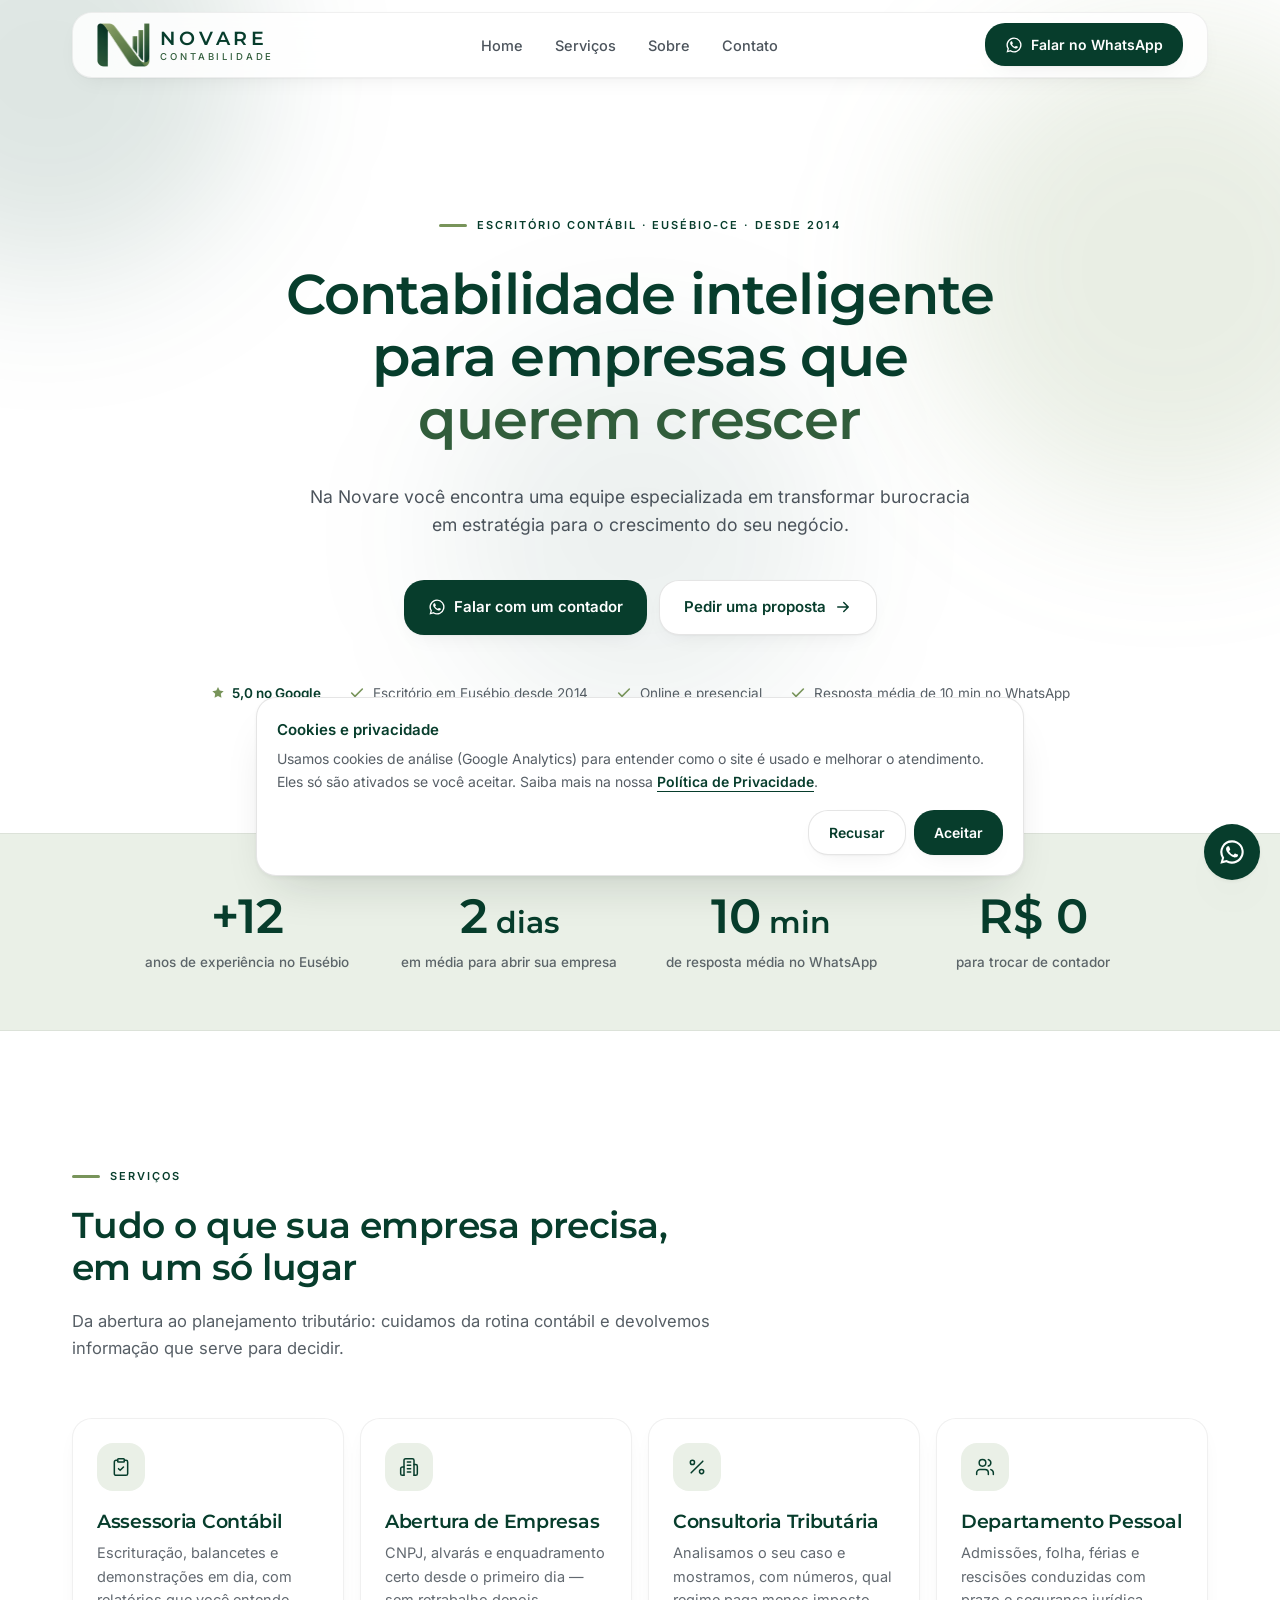
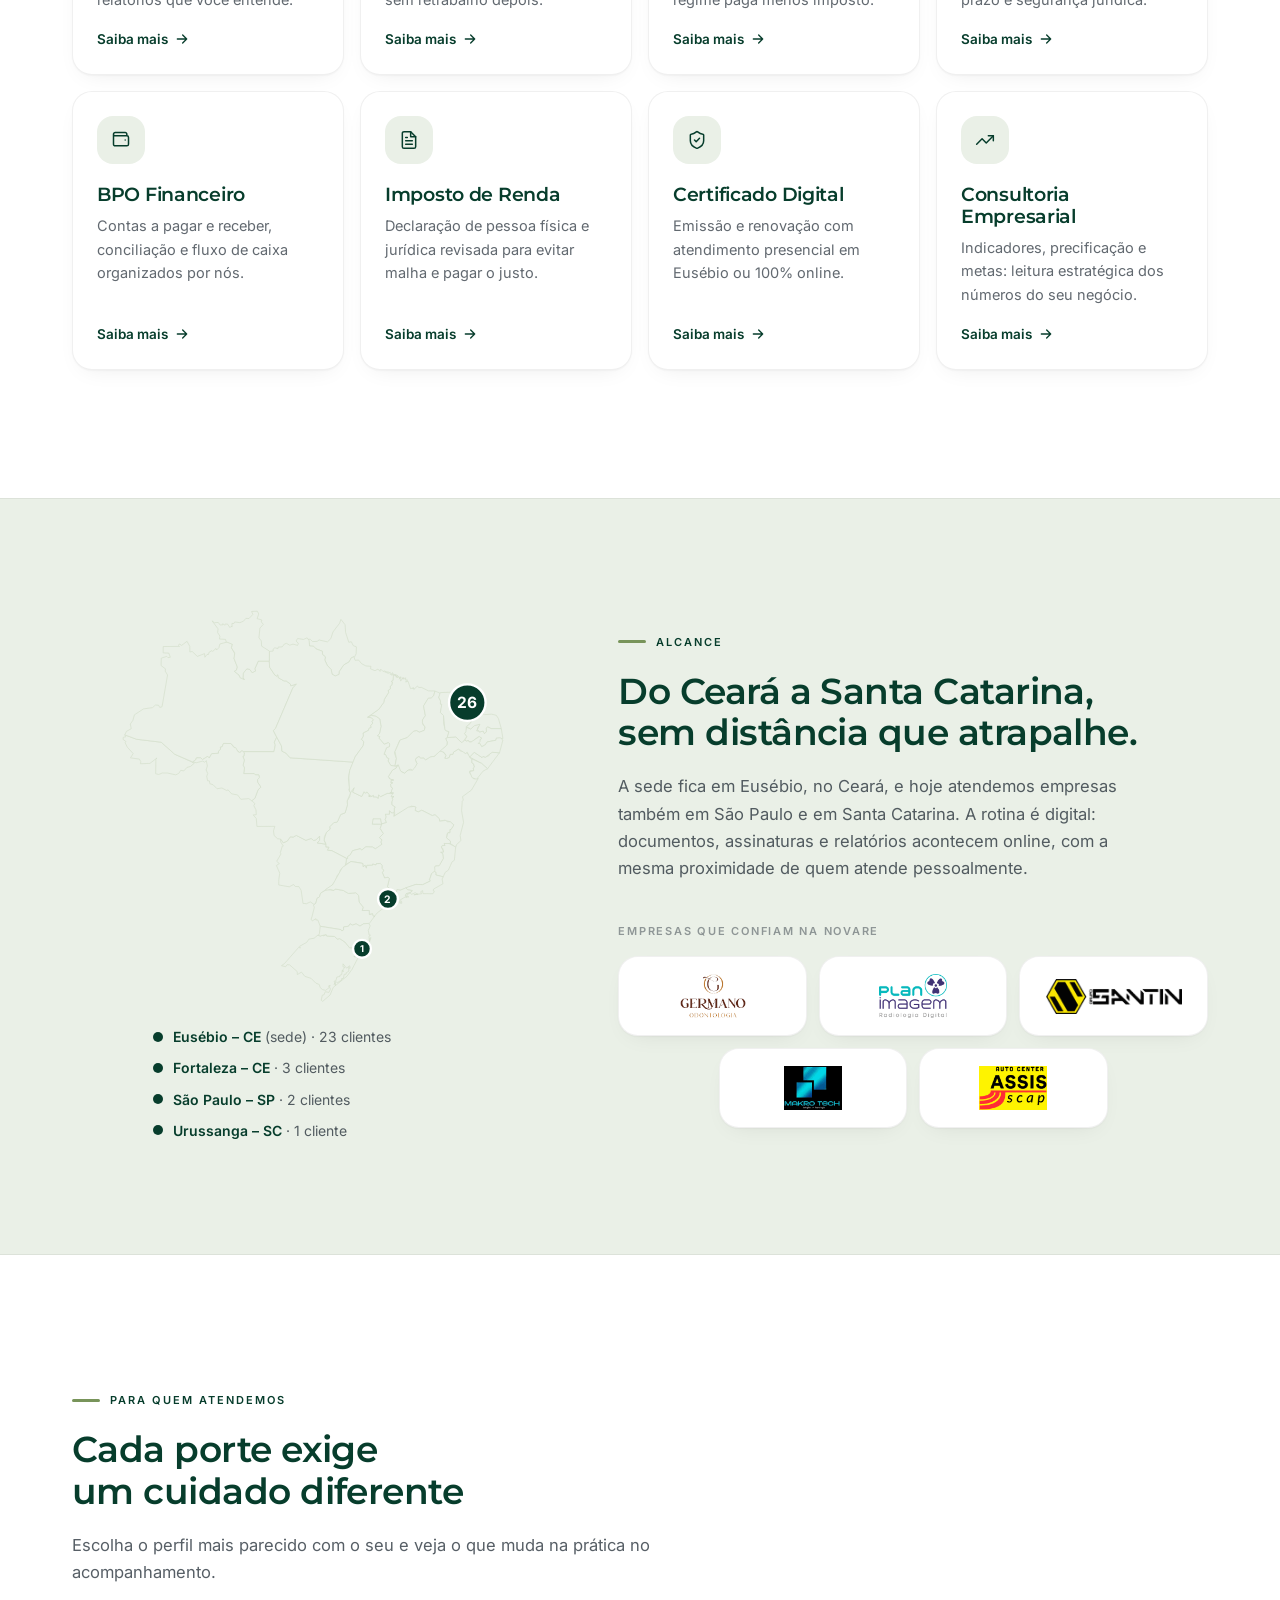
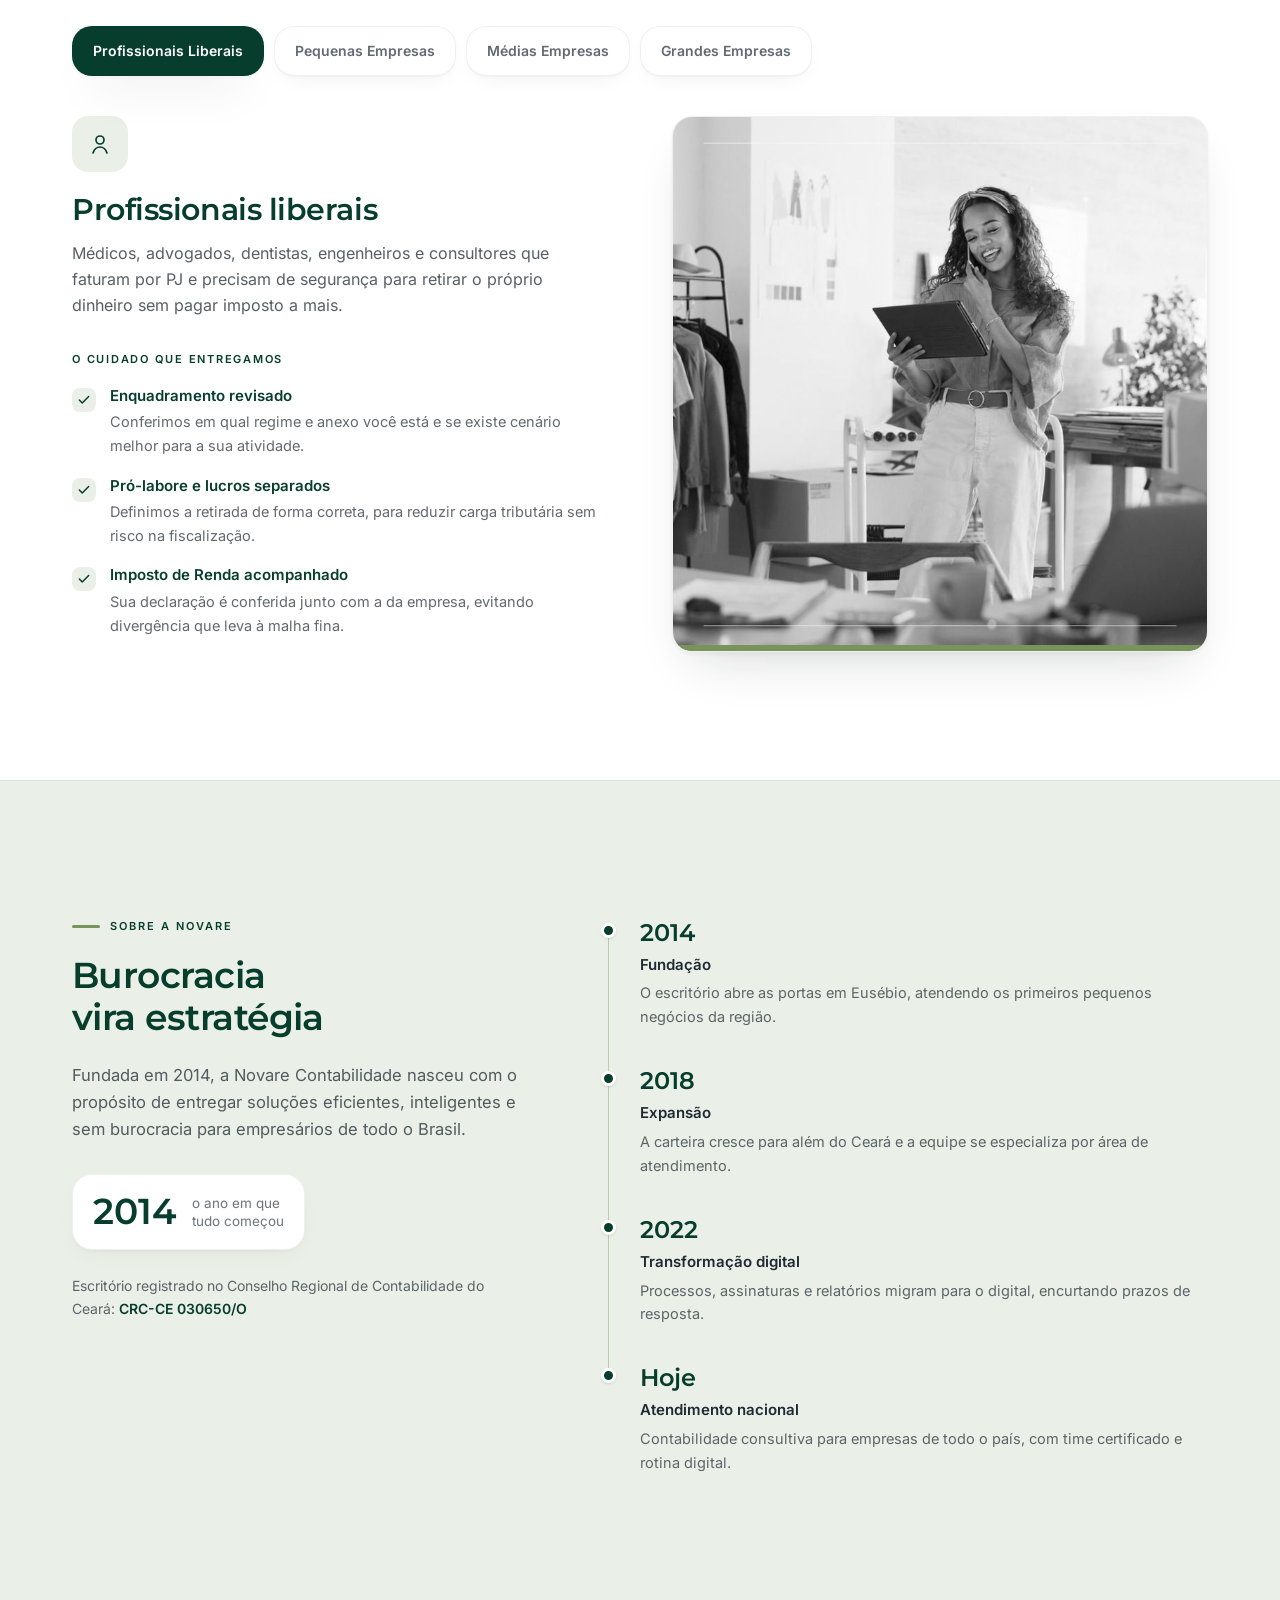
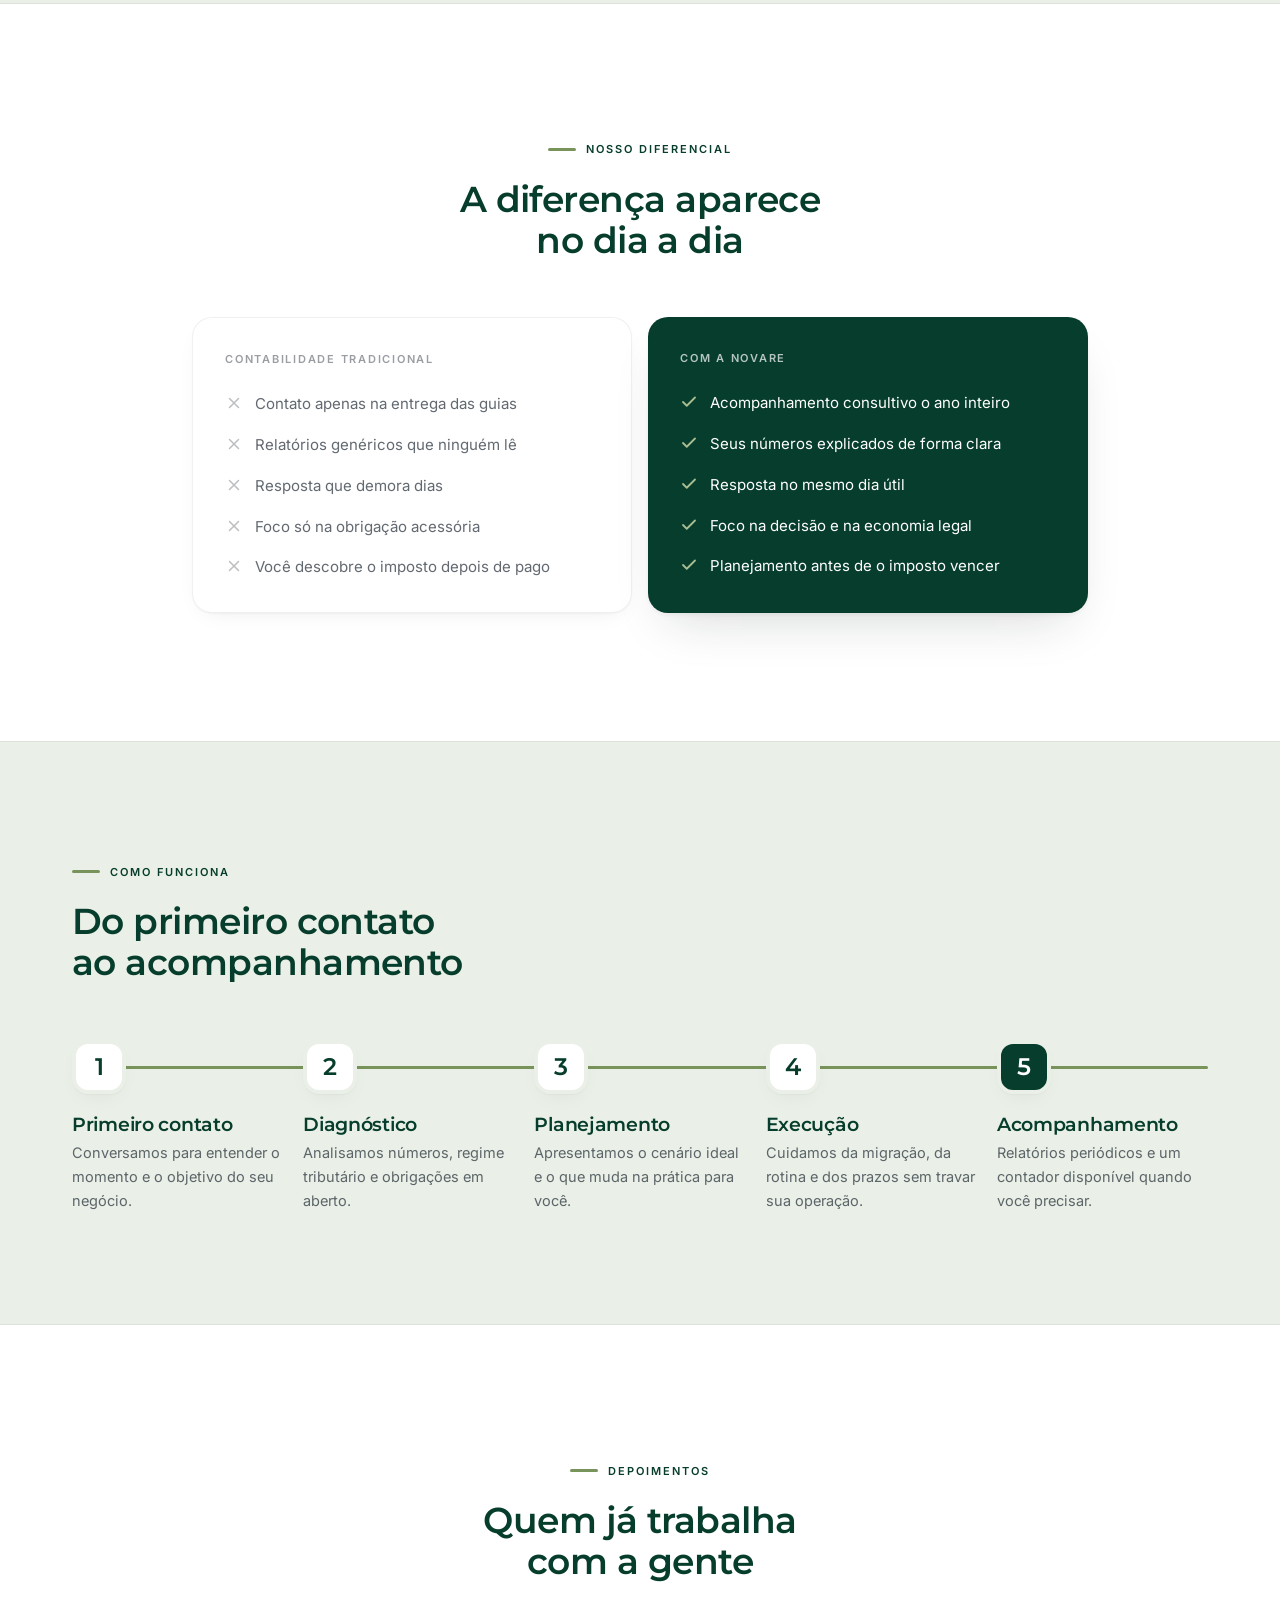
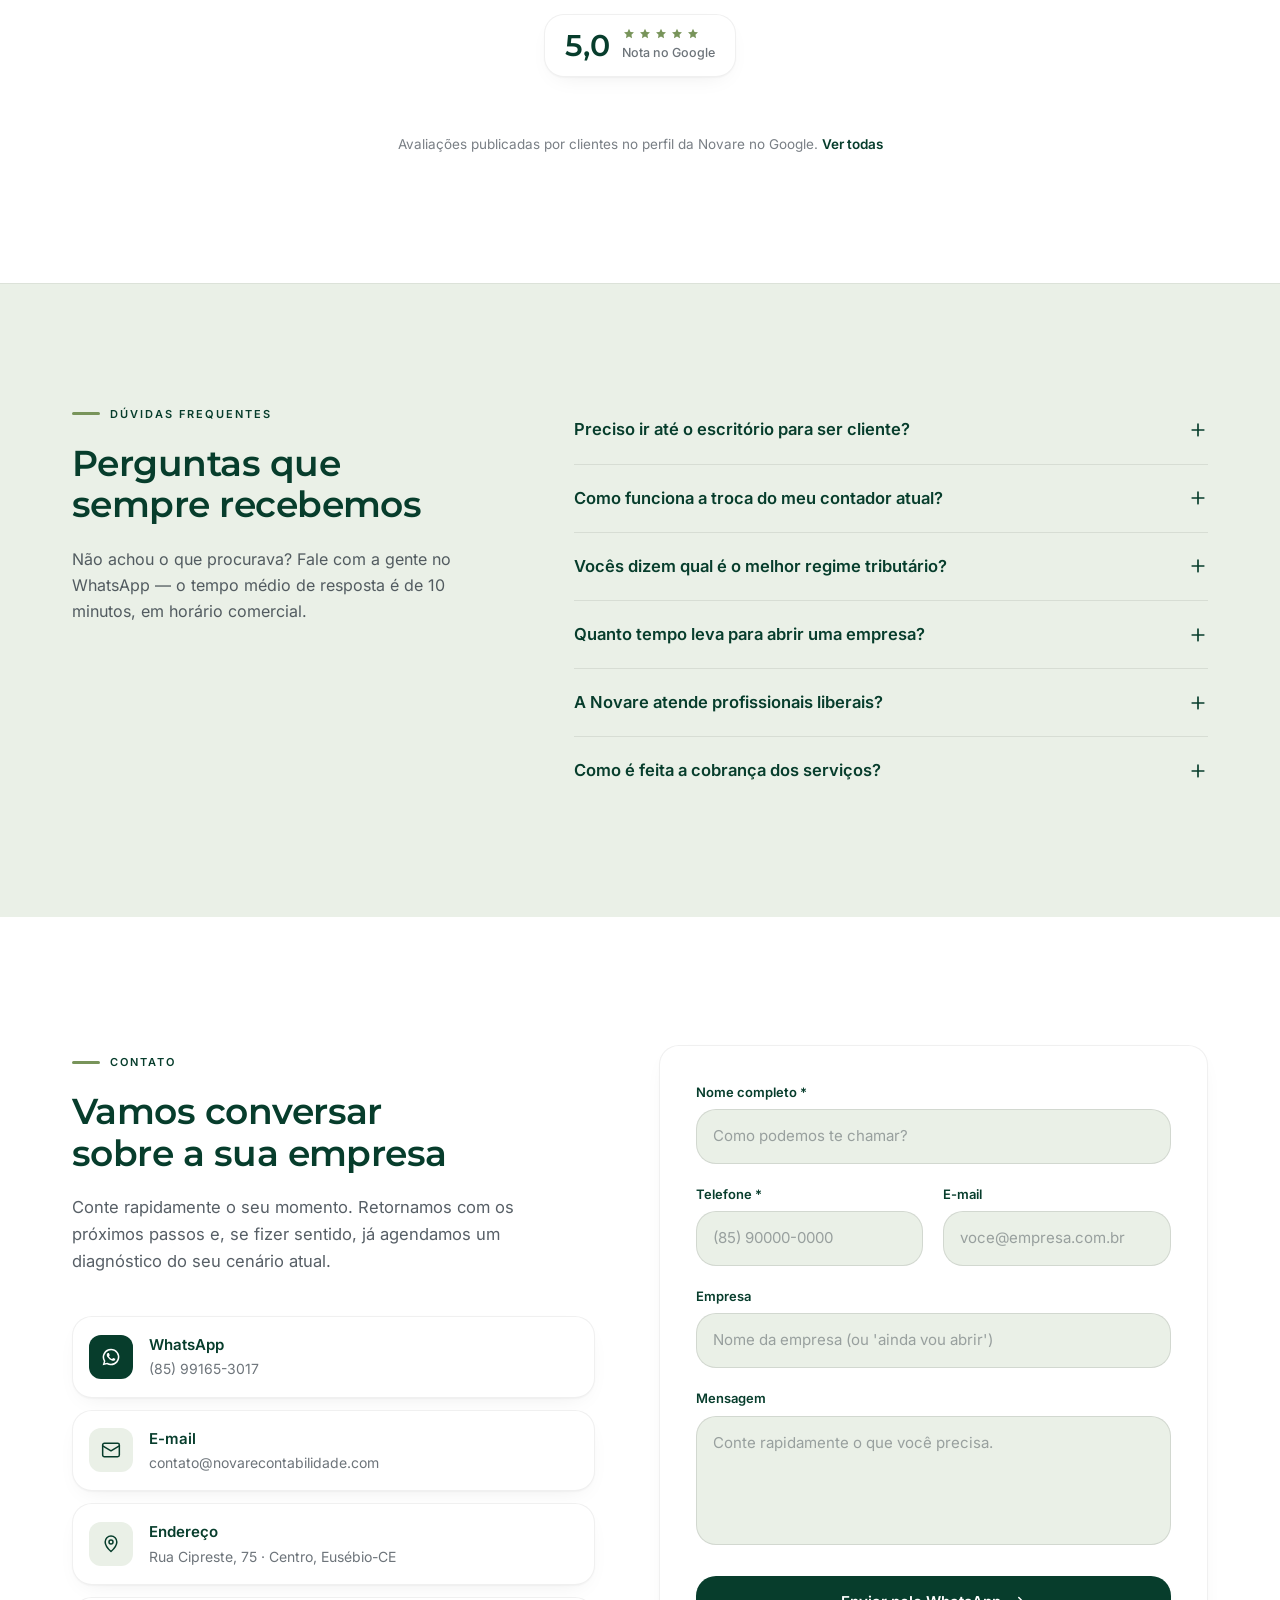
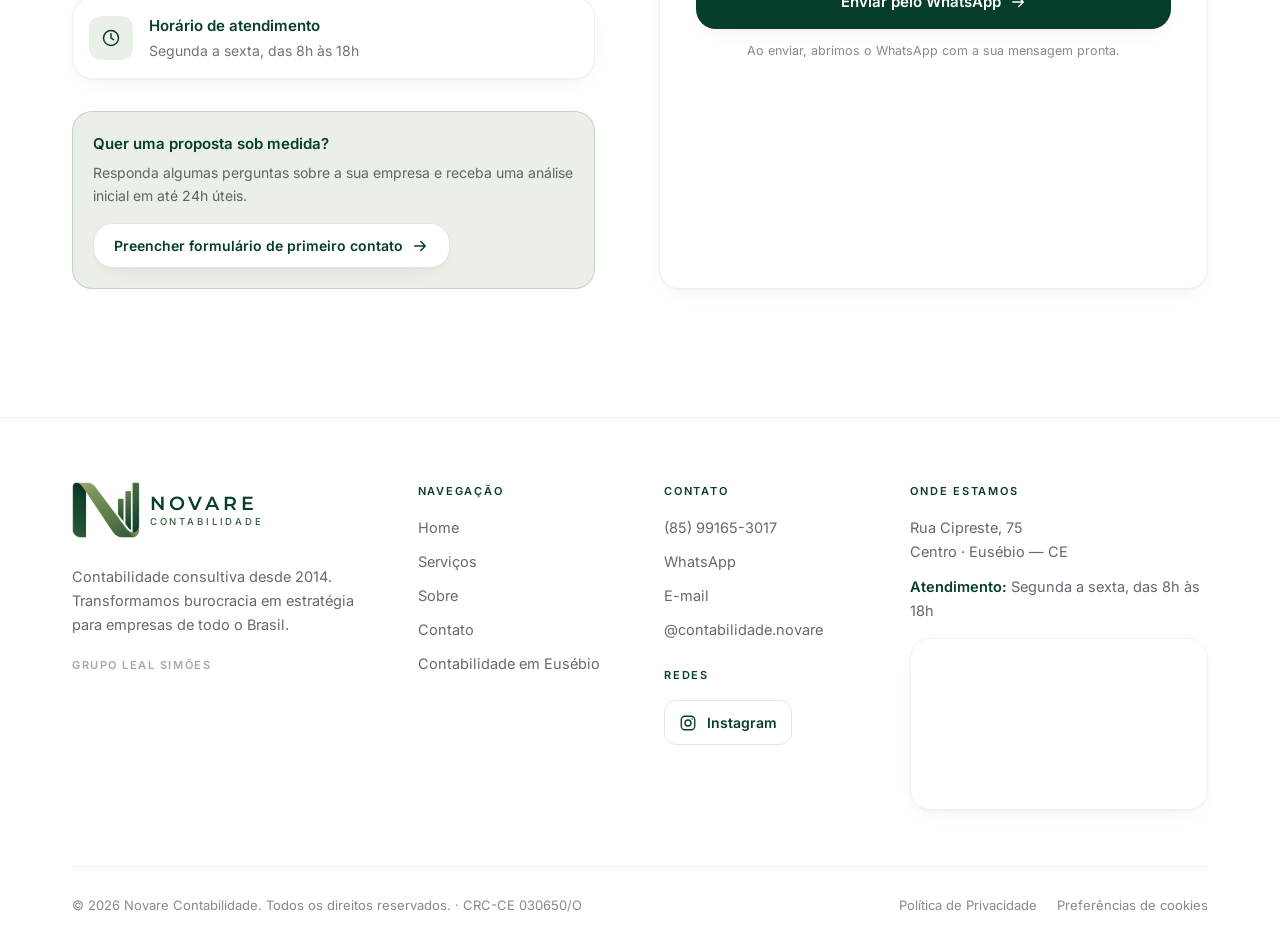
<file: index.html>
<!DOCTYPE html><html lang="pt-BR"> <head><meta charset="utf-8"><meta name="viewport" content="width=device-width, initial-scale=1"><meta name="theme-color" content="#073D2C"><title>Novare Contabilidade | Contabilidade para empresas que querem crescer</title><meta name="description" content="Contadores em Eusébio-CE com atendimento em todo o Brasil. Abertura de empresas, consultoria tributária, departamento pessoal e assessoria contábil sem burocracia. Fale agora pelo WhatsApp."><link rel="canonical" href="https://novarecontabilidade.com/"><meta name="robots" content="index,follow"><meta name="author" content="Novare Contabilidade"><meta property="og:type" content="website"><meta property="og:locale" content="pt_BR"><meta property="og:site_name" content="Novare Contabilidade"><meta property="og:title" content="Novare Contabilidade | Contabilidade inteligente para empresas que querem crescer"><meta property="og:description" content="Transformamos burocracia em estratégia. Contabilidade consultiva em Eusébio-CE, atendendo empresas em todo o Brasil."><meta property="og:url" content="https://novarecontabilidade.com/"><meta property="og:image" content="https://novarecontabilidade.com/assets/img/logo.png"><meta name="twitter:card" content="summary_large_image"><meta name="twitter:title" content="Novare Contabilidade"><meta name="twitter:description" content="Contabilidade consultiva. Burocracia vira estratégia."><meta name="twitter:image" content="https://novarecontabilidade.com/assets/img/logo.png"><link rel="icon" href="/assets/img/favicon.png" type="image/png"><link rel="apple-touch-icon" href="/assets/img/apple-touch-icon.png"><link rel="preload" href="/assets/fonts/inter-latin-400-normal.woff2" as="font" type="font/woff2" crossorigin><link rel="preload" href="/assets/fonts/cormorant-garamond-latin-600-normal.woff2" as="font" type="font/woff2" crossorigin><link rel="stylesheet" href="/assets/css/aos.css"><script type="application/ld+json">{"@context":"https://schema.org","@type":"AccountingService","name":"Novare Contabilidade","description":"Contabilidade consultiva para empresas em todo o Brasil.","url":"https://novarecontabilidade.com/","logo":"https://novarecontabilidade.com/assets/img/logo.png","telephone":"+5585991653017","foundingDate":"2014","priceRange":"$$","address":{"@type":"PostalAddress","streetAddress":"Rua Cipreste, 75","addressLocality":"Eusébio","addressRegion":"CE","postalCode":"61760-490","addressCountry":"BR"},"geo":{"@type":"GeoCoordinates","latitude":-3.8899,"longitude":-38.4517},"areaServed":{"@type":"Country","name":"Brasil"},"openingHoursSpecification":[{"@type":"OpeningHoursSpecification","dayOfWeek":["Monday","Tuesday","Wednesday","Thursday","Friday"],"opens":"08:00","closes":"18:00"}],"sameAs":["https://www.instagram.com/contabilidade.novare"]}</script><link rel="stylesheet" href="/_astro/_modulo_.CmQKac4O.css"></head> <body>  <a href="#hero" class="sr-only focus:not-sr-only focus:absolute focus:left-4 focus:top-4 focus:z-[100] focus:rounded-xl2 focus:bg-novare focus:px-5 focus:py-3 focus:text-white">Pular para o conteúdo</a> <!-- =========================================================
     NAVBAR — fixa, encolhe ao rolar
     ========================================================= --><header id="nav" class="fixed inset-x-0 top-0 z-50 transition-all duration-300"> <div class="shell"> <nav class="mt-3 flex items-center justify-between rounded-xl2 border border-black/[.06] bg-white/85 px-4 py-2.5 shadow-soft backdrop-blur-xl transition-all duration-300 sm:px-6" id="navbar" aria-label="Principal"> <a href="/" class="flex items-center gap-2" aria-label="Novare Contabilidade — início"> <span class="inline-flex items-center gap-2.5"> <img src="/assets/img/simbolo.png" alt="Novare Contabilidade" id="navLogo" class="h-11 w-auto transition-all duration-300" width="213" height="176"> <span class="flex-col leading-none hidden sm:flex" aria-hidden="true"> <span class="font-display text-[19px] font-semibold uppercase tracking-[.2em] text-novare-900">Novare</span> <span class="mt-1 text-[9.5px] font-medium uppercase tracking-[.3em] text-novare-700">Contabilidade</span> </span> </span> </a> <ul class="hidden items-center gap-8 lg:flex"> <li><a href="/#hero" class="nav-link text-[14.5px] font-medium text-ink/80 transition hover:text-novare">Home</a></li> <li><a href="/#servicos" class="nav-link text-[14.5px] font-medium text-ink/80 transition hover:text-novare">Serviços</a></li> <li><a href="/#sobre" class="nav-link text-[14.5px] font-medium text-ink/80 transition hover:text-novare">Sobre</a></li> <li><a href="/#contato" class="nav-link text-[14.5px] font-medium text-ink/80 transition hover:text-novare">Contato</a></li> </ul> <div class="flex items-center gap-2"> <a href="https://wa.me/5585991653017?text=Ol%C3%A1!%20Vim%20pelo%20site%20da%20Novare%20e%20quero%20falar%20com%20um%20especialista." target="_blank" rel="noopener" class="btn btn-primary !px-5 !py-2.5 !text-[14px]"> <svg viewBox="0 0 24 24" class="h-[18px] w-[18px]" fill="currentColor" aria-hidden="true"><path d="M12 2a10 10 0 0 0-8.6 15.1L2 22l5.1-1.3A10 10 0 1 0 12 2Zm0 18.2a8.2 8.2 0 0 1-4.2-1.2l-.3-.2-3 .8.8-2.9-.2-.3A8.2 8.2 0 1 1 12 20.2Zm4.5-6.1c-.2-.1-1.5-.7-1.7-.8-.2-.1-.4-.1-.6.1l-.8.9c-.1.2-.3.2-.5.1a6.7 6.7 0 0 1-3.3-2.9c-.1-.2 0-.4.1-.5l.4-.5c.1-.2.2-.3.3-.5v-.5c0-.2-.6-1.5-.8-2-.2-.5-.4-.4-.6-.4h-.5c-.2 0-.5.1-.7.3-.3.3-.9.9-.9 2.1s.9 2.5 1 2.6c.1.2 1.8 2.8 4.4 3.9 1.6.7 2.2.7 3 .6.5-.1 1.5-.6 1.7-1.2.2-.6.2-1.1.2-1.2-.1-.1-.3-.2-.5-.3Z"></path></svg> <span class="hidden sm:inline">Falar no WhatsApp</span><span class="sm:hidden">WhatsApp</span> </a> <button id="menuBtn" class="rounded-xl2 border border-black/10 p-2.5 lg:hidden" aria-label="Abrir menu" aria-expanded="false" aria-controls="mobileMenu"> <svg viewBox="0 0 24 24" class="h-5 w-5" fill="none" stroke="currentColor" stroke-width="2" stroke-linecap="round"><path d="M4 7h16M4 12h16M4 17h16"></path></svg> </button> </div> </nav> <!-- Menu mobile --> <div id="mobileMenu" class="mt-2 hidden overflow-hidden rounded-xl2 border border-black/[.06] bg-white/95 shadow-lift backdrop-blur-xl lg:hidden"> <a href="/#hero" class="block border-b border-black/5 px-6 py-4 font-medium">Home</a> <a href="/#servicos" class="block border-b border-black/5 px-6 py-4 font-medium">Serviços</a> <a href="/#sobre" class="block border-b border-black/5 px-6 py-4 font-medium">Sobre</a> <a href="/#contato" class="block px-6 py-4 font-medium">Contato</a> </div> </div> </header> <main> <!-- =========================================================
     HERO
     ========================================================= --><section id="hero" class="relative overflow-hidden pb-24 pt-36 sm:pt-44 lg:pb-32 lg:pt-52"> <!-- brumas de fundo --> <div class="aura -left-40 top-[-8rem] h-[26rem] w-[26rem]" style="background:rgba(7,61,44,.13)"></div> <div class="aura right-[-8rem] top-10 h-[30rem] w-[30rem]" style="background:rgba(120,148,90,.16)"></div> <div class="aura left-1/2 top-[22rem] h-[24rem] w-[24rem] -translate-x-1/2" style="background:rgba(7,61,44,.07)"></div> <div class="shell relative"> <div class="mx-auto max-w-4xl text-center"> <span class="eyebrow" data-hero="1">Escritório contábil · Eusébio-CE · Desde 2014</span> <h1 class="mt-7 text-[2.15rem] font-semibold sm:text-5xl lg:text-[3.5rem]" data-hero="2">
Contabilidade inteligente<br class="hidden sm:block">
para empresas que
<span class="whitespace-nowrap text-novare-700">querem crescer</span> </h1> <p class="mx-auto mt-8 max-w-2xl text-[17.5px] leading-relaxed text-ink/80" data-hero="3">
Na Novare você encontra uma equipe especializada em transformar burocracia
        em estratégia para o crescimento do seu negócio.
</p> <div class="mt-10 flex flex-col justify-center gap-3 sm:flex-row" data-hero="4"> <a href="https://wa.me/5585991653017?text=Ol%C3%A1!%20Vim%20pelo%20site%20da%20Novare%20e%20quero%20falar%20com%20um%20contador." target="_blank" rel="noopener" class="btn btn-primary"> <svg viewBox="0 0 24 24" class="h-[18px] w-[18px]" fill="currentColor" aria-hidden="true"><path d="M12 2a10 10 0 0 0-8.6 15.1L2 22l5.1-1.3A10 10 0 1 0 12 2Zm0 18.2a8.2 8.2 0 0 1-4.2-1.2l-.3-.2-3 .8.8-2.9-.2-.3A8.2 8.2 0 1 1 12 20.2Zm4.5-6.1c-.2-.1-1.5-.7-1.7-.8-.2-.1-.4-.1-.6.1l-.8.9c-.1.2-.3.2-.5.1a6.7 6.7 0 0 1-3.3-2.9c-.1-.2 0-.4.1-.5l.4-.5c.1-.2.2-.3.3-.5v-.5c0-.2-.6-1.5-.8-2-.2-.5-.4-.4-.6-.4h-.5c-.2 0-.5.1-.7.3-.3.3-.9.9-.9 2.1s.9 2.5 1 2.6c.1.2 1.8 2.8 4.4 3.9 1.6.7 2.2.7 3 .6.5-.1 1.5-.6 1.7-1.2.2-.6.2-1.1.2-1.2-.1-.1-.3-.2-.5-.3Z"></path></svg>
Falar com um contador
</a> <a href="https://forms.gle/xrWo5tuarYDa1hu17" target="_blank" rel="noopener" class="btn btn-ghost">
Pedir uma proposta
<svg viewBox="0 0 24 24" class="h-[18px] w-[18px]" fill="none" stroke="currentColor" stroke-width="2" stroke-linecap="round" stroke-linejoin="round" aria-hidden="true"><path d="M5 12h14M13 6l6 6-6 6"></path></svg> </a> </div> <!-- selos de confiança --> <div class="mt-12 flex flex-wrap items-center justify-center gap-x-7 gap-y-3 text-[13.5px] text-ink/75" data-hero="5"> <a href="https://search.google.com/local/reviews?placeid=ChIJ4e3_BDpaxwcRgv1FIwcXdKU" target="_blank" rel="noopener" class="inline-flex items-center gap-1.5 font-semibold text-novare-900 underline-offset-4 hover:underline"> <svg viewBox="0 0 24 24" class="h-4 w-4 text-olive" fill="currentColor" aria-hidden="true"><path d="m12 3 2.6 5.4 5.9.8-4.3 4.1 1 5.9-5.2-2.8-5.2 2.8 1-5.9L3.5 9.2l5.9-.8z"></path></svg> 5,0 no Google
</a> <span class="inline-flex items-center gap-2"><svg viewBox="0 0 24 24" class="h-4 w-4 text-olive" fill="none" stroke="currentColor" stroke-width="2.4" stroke-linecap="round" stroke-linejoin="round" aria-hidden="true"><path d="m4 12 5 5L20 6"></path></svg> Escritório em Eusébio desde 2014</span> <span class="inline-flex items-center gap-2"><svg viewBox="0 0 24 24" class="h-4 w-4 text-olive" fill="none" stroke="currentColor" stroke-width="2.4" stroke-linecap="round" stroke-linejoin="round" aria-hidden="true"><path d="m4 12 5 5L20 6"></path></svg> Online e presencial</span> <span class="inline-flex items-center gap-2"><svg viewBox="0 0 24 24" class="h-4 w-4 text-olive" fill="none" stroke="currentColor" stroke-width="2.4" stroke-linecap="round" stroke-linejoin="round" aria-hidden="true"><path d="m4 12 5 5L20 6"></path></svg> Resposta média de 10 min no WhatsApp</span> </div> </div> </div> </section> <!-- =========================================================
     CONFIANÇA — contadores animados
     ========================================================= --><section class="border-y border-black/[.06] bg-mist py-14" aria-label="Números da Novare"> <div class="shell"> <div class="mx-auto grid max-w-5xl grid-cols-2 gap-x-6 gap-y-10 lg:grid-cols-4"> <div class="text-center" data-aos="fade-up" data-aos-delay="0"> <p class="font-display text-5xl font-semibold text-novare-900 [font-variant-numeric:lining-nums]"> +<span class="counter" data-to="12">0</span><span class="text-3xl"></span> </p> <p class="mt-2 text-[13.5px] font-medium text-ink/70">anos de experiência no Eusébio</p> </div><div class="text-center" data-aos="fade-up" data-aos-delay="80"> <p class="font-display text-5xl font-semibold text-novare-900 [font-variant-numeric:lining-nums]"> <span class="counter" data-to="2">0</span><span class="text-3xl"> dias</span> </p> <p class="mt-2 text-[13.5px] font-medium text-ink/70">em média para abrir sua empresa</p> </div><div class="text-center" data-aos="fade-up" data-aos-delay="160"> <p class="font-display text-5xl font-semibold text-novare-900 [font-variant-numeric:lining-nums]"> <span class="counter" data-to="10">0</span><span class="text-3xl"> min</span> </p> <p class="mt-2 text-[13.5px] font-medium text-ink/70">de resposta média no WhatsApp</p> </div><div class="text-center" data-aos="fade-up" data-aos-delay="240"> <p class="font-display text-5xl font-semibold text-novare-900 [font-variant-numeric:lining-nums]"> R$ 0<span class="text-3xl"></span> </p> <p class="mt-2 text-[13.5px] font-medium text-ink/70">para trocar de contador</p> </div> </div> </div> </section> <!-- =========================================================
     SERVIÇOS
     ========================================================= --><section id="servicos" class="scroll-mt-28 py-24 lg:py-32"> <div class="shell"> <div class="max-w-2xl" data-aos="fade-up"> <span class="eyebrow">Serviços</span> <h2 class="mt-5 text-3xl font-semibold sm:text-4xl">Tudo o que sua empresa precisa,<br class="hidden sm:block"> em um só lugar</h2> <p class="mt-5 text-[16.5px] text-ink/75">Da abertura ao planejamento tributário: cuidamos da rotina contábil e devolvemos informação que serve para decidir.</p> </div> <div class="mt-14 grid gap-4 sm:grid-cols-2 lg:grid-cols-4"> <a href="/servicos/assessoria-contabil" class="card card-hover group flex flex-col p-6" data-aos="fade-up"> <span class="grid h-12 w-12 place-items-center rounded-2xl bg-olive-50 text-novare transition-colors duration-300 group-hover:bg-novare group-hover:text-white"> <svg viewBox="0 0 24 24" class="h-5 w-5" fill="none" stroke="currentColor" stroke-width="1.8" stroke-linecap="round" stroke-linejoin="round" aria-hidden="true"><rect x="8" y="2" width="8" height="4" rx="1"/><path d="M16 4h2a2 2 0 0 1 2 2v14a2 2 0 0 1-2 2H6a2 2 0 0 1-2-2V6a2 2 0 0 1 2-2h2"/><path d="m9 14 2 2 4-4"/></svg> </span> <h3 class="mt-5 text-[19px] font-semibold">Assessoria Contábil</h3> <p class="mt-2 flex-1 text-[14.5px] leading-relaxed text-ink/70">Escrituração, balancetes e demonstrações em dia, com relatórios que você entende.</p> <span class="mt-4 inline-flex items-center gap-1.5 text-[13.5px] font-semibold text-novare">
Saiba mais
<svg viewBox="0 0 24 24" class="h-4 w-4 transition-transform duration-300 group-hover:translate-x-0.5" fill="none" stroke="currentColor" stroke-width="2" stroke-linecap="round" stroke-linejoin="round" aria-hidden="true"><path d="M5 12h14M13 6l6 6-6 6"></path></svg> </span> </a><a href="/servicos/abertura-de-empresas" class="card card-hover group flex flex-col p-6" data-aos="fade-up" data-aos-delay="60"> <span class="grid h-12 w-12 place-items-center rounded-2xl bg-olive-50 text-novare transition-colors duration-300 group-hover:bg-novare group-hover:text-white"> <svg viewBox="0 0 24 24" class="h-5 w-5" fill="none" stroke="currentColor" stroke-width="1.8" stroke-linecap="round" stroke-linejoin="round" aria-hidden="true"><path d="M6 22V4a2 2 0 0 1 2-2h8a2 2 0 0 1 2 2v18"/><path d="M6 12H4a2 2 0 0 0-2 2v6a2 2 0 0 0 2 2h2"/><path d="M18 9h2a2 2 0 0 1 2 2v9a2 2 0 0 1-2 2h-2"/><path d="M10 6h4M10 10h4M10 14h4M10 18h4"/></svg> </span> <h3 class="mt-5 text-[19px] font-semibold">Abertura de Empresas</h3> <p class="mt-2 flex-1 text-[14.5px] leading-relaxed text-ink/70">CNPJ, alvarás e enquadramento certo desde o primeiro dia — sem retrabalho depois.</p> <span class="mt-4 inline-flex items-center gap-1.5 text-[13.5px] font-semibold text-novare">
Saiba mais
<svg viewBox="0 0 24 24" class="h-4 w-4 transition-transform duration-300 group-hover:translate-x-0.5" fill="none" stroke="currentColor" stroke-width="2" stroke-linecap="round" stroke-linejoin="round" aria-hidden="true"><path d="M5 12h14M13 6l6 6-6 6"></path></svg> </span> </a><a href="/servicos/consultoria-tributaria" class="card card-hover group flex flex-col p-6" data-aos="fade-up" data-aos-delay="120"> <span class="grid h-12 w-12 place-items-center rounded-2xl bg-olive-50 text-novare transition-colors duration-300 group-hover:bg-novare group-hover:text-white"> <svg viewBox="0 0 24 24" class="h-5 w-5" fill="none" stroke="currentColor" stroke-width="1.8" stroke-linecap="round" stroke-linejoin="round" aria-hidden="true"><path d="M19 5 5 19"/><circle cx="6.5" cy="6.5" r="2.5"/><circle cx="17.5" cy="17.5" r="2.5"/></svg> </span> <h3 class="mt-5 text-[19px] font-semibold">Consultoria Tributária</h3> <p class="mt-2 flex-1 text-[14.5px] leading-relaxed text-ink/70">Analisamos o seu caso e mostramos, com números, qual regime paga menos imposto.</p> <span class="mt-4 inline-flex items-center gap-1.5 text-[13.5px] font-semibold text-novare">
Saiba mais
<svg viewBox="0 0 24 24" class="h-4 w-4 transition-transform duration-300 group-hover:translate-x-0.5" fill="none" stroke="currentColor" stroke-width="2" stroke-linecap="round" stroke-linejoin="round" aria-hidden="true"><path d="M5 12h14M13 6l6 6-6 6"></path></svg> </span> </a><a href="/servicos/departamento-pessoal" class="card card-hover group flex flex-col p-6" data-aos="fade-up" data-aos-delay="180"> <span class="grid h-12 w-12 place-items-center rounded-2xl bg-olive-50 text-novare transition-colors duration-300 group-hover:bg-novare group-hover:text-white"> <svg viewBox="0 0 24 24" class="h-5 w-5" fill="none" stroke="currentColor" stroke-width="1.8" stroke-linecap="round" stroke-linejoin="round" aria-hidden="true"><path d="M16 21v-2a4 4 0 0 0-4-4H6a4 4 0 0 0-4 4v2"/><circle cx="9" cy="7" r="4"/><path d="M22 21v-2a4 4 0 0 0-3-3.87"/><path d="M16 3.13a4 4 0 0 1 0 7.75"/></svg> </span> <h3 class="mt-5 text-[19px] font-semibold">Departamento Pessoal</h3> <p class="mt-2 flex-1 text-[14.5px] leading-relaxed text-ink/70">Admissões, folha, férias e rescisões conduzidas com prazo e segurança jurídica.</p> <span class="mt-4 inline-flex items-center gap-1.5 text-[13.5px] font-semibold text-novare">
Saiba mais
<svg viewBox="0 0 24 24" class="h-4 w-4 transition-transform duration-300 group-hover:translate-x-0.5" fill="none" stroke="currentColor" stroke-width="2" stroke-linecap="round" stroke-linejoin="round" aria-hidden="true"><path d="M5 12h14M13 6l6 6-6 6"></path></svg> </span> </a><a href="/servicos/bpo-financeiro" class="card card-hover group flex flex-col p-6" data-aos="fade-up"> <span class="grid h-12 w-12 place-items-center rounded-2xl bg-olive-50 text-novare transition-colors duration-300 group-hover:bg-novare group-hover:text-white"> <svg viewBox="0 0 24 24" class="h-5 w-5" fill="none" stroke="currentColor" stroke-width="1.8" stroke-linecap="round" stroke-linejoin="round" aria-hidden="true"><path d="M19 7V5a2 2 0 0 0-2-2H5a2 2 0 0 0 0 4h14a2 2 0 0 1 2 2v8a2 2 0 0 1-2 2H5a2 2 0 0 1-2-2V5"/><path d="M17 12h.01"/></svg> </span> <h3 class="mt-5 text-[19px] font-semibold">BPO Financeiro</h3> <p class="mt-2 flex-1 text-[14.5px] leading-relaxed text-ink/70">Contas a pagar e receber, conciliação e fluxo de caixa organizados por nós.</p> <span class="mt-4 inline-flex items-center gap-1.5 text-[13.5px] font-semibold text-novare">
Saiba mais
<svg viewBox="0 0 24 24" class="h-4 w-4 transition-transform duration-300 group-hover:translate-x-0.5" fill="none" stroke="currentColor" stroke-width="2" stroke-linecap="round" stroke-linejoin="round" aria-hidden="true"><path d="M5 12h14M13 6l6 6-6 6"></path></svg> </span> </a><a href="/servicos/imposto-de-renda" class="card card-hover group flex flex-col p-6" data-aos="fade-up" data-aos-delay="60"> <span class="grid h-12 w-12 place-items-center rounded-2xl bg-olive-50 text-novare transition-colors duration-300 group-hover:bg-novare group-hover:text-white"> <svg viewBox="0 0 24 24" class="h-5 w-5" fill="none" stroke="currentColor" stroke-width="1.8" stroke-linecap="round" stroke-linejoin="round" aria-hidden="true"><path d="M14 2H6a2 2 0 0 0-2 2v16a2 2 0 0 0 2 2h12a2 2 0 0 0 2-2V8z"/><path d="M14 2v6h6"/><path d="M16 13H8M16 17H8M10 9H8"/></svg> </span> <h3 class="mt-5 text-[19px] font-semibold">Imposto de Renda</h3> <p class="mt-2 flex-1 text-[14.5px] leading-relaxed text-ink/70">Declaração de pessoa física e jurídica revisada para evitar malha e pagar o justo.</p> <span class="mt-4 inline-flex items-center gap-1.5 text-[13.5px] font-semibold text-novare">
Saiba mais
<svg viewBox="0 0 24 24" class="h-4 w-4 transition-transform duration-300 group-hover:translate-x-0.5" fill="none" stroke="currentColor" stroke-width="2" stroke-linecap="round" stroke-linejoin="round" aria-hidden="true"><path d="M5 12h14M13 6l6 6-6 6"></path></svg> </span> </a><a href="/servicos/certificado-digital" class="card card-hover group flex flex-col p-6" data-aos="fade-up" data-aos-delay="120"> <span class="grid h-12 w-12 place-items-center rounded-2xl bg-olive-50 text-novare transition-colors duration-300 group-hover:bg-novare group-hover:text-white"> <svg viewBox="0 0 24 24" class="h-5 w-5" fill="none" stroke="currentColor" stroke-width="1.8" stroke-linecap="round" stroke-linejoin="round" aria-hidden="true"><path d="M20 13c0 5-3.5 7.5-7.7 9a1 1 0 0 1-.6 0C7.5 20.5 4 18 4 13V6a1 1 0 0 1 1-1c2 0 4.5-1.2 6.2-2.7a1.2 1.2 0 0 1 1.6 0C14.5 3.8 17 5 19 5a1 1 0 0 1 1 1z"/><path d="m9 12 2 2 4-4"/></svg> </span> <h3 class="mt-5 text-[19px] font-semibold">Certificado Digital</h3> <p class="mt-2 flex-1 text-[14.5px] leading-relaxed text-ink/70">Emissão e renovação com atendimento presencial em Eusébio ou 100% online.</p> <span class="mt-4 inline-flex items-center gap-1.5 text-[13.5px] font-semibold text-novare">
Saiba mais
<svg viewBox="0 0 24 24" class="h-4 w-4 transition-transform duration-300 group-hover:translate-x-0.5" fill="none" stroke="currentColor" stroke-width="2" stroke-linecap="round" stroke-linejoin="round" aria-hidden="true"><path d="M5 12h14M13 6l6 6-6 6"></path></svg> </span> </a><a href="/servicos/consultoria-empresarial" class="card card-hover group flex flex-col p-6" data-aos="fade-up" data-aos-delay="180"> <span class="grid h-12 w-12 place-items-center rounded-2xl bg-olive-50 text-novare transition-colors duration-300 group-hover:bg-novare group-hover:text-white"> <svg viewBox="0 0 24 24" class="h-5 w-5" fill="none" stroke="currentColor" stroke-width="1.8" stroke-linecap="round" stroke-linejoin="round" aria-hidden="true"><path d="m22 7-8.5 8.5-5-5L2 17"/><path d="M16 7h6v6"/></svg> </span> <h3 class="mt-5 text-[19px] font-semibold">Consultoria Empresarial</h3> <p class="mt-2 flex-1 text-[14.5px] leading-relaxed text-ink/70">Indicadores, precificação e metas: leitura estratégica dos números do seu negócio.</p> <span class="mt-4 inline-flex items-center gap-1.5 text-[13.5px] font-semibold text-novare">
Saiba mais
<svg viewBox="0 0 24 24" class="h-4 w-4 transition-transform duration-300 group-hover:translate-x-0.5" fill="none" stroke="currentColor" stroke-width="2" stroke-linecap="round" stroke-linejoin="round" aria-hidden="true"><path d="M5 12h14M13 6l6 6-6 6"></path></svg> </span> </a> </div> </div> </section> <!-- =========================================================
     MAPA DO BRASIL — alcance nacional
     ========================================================= --><section class="border-y border-black/[.06] bg-mist py-24 lg:py-28"> <div class="shell"> <div class="grid items-center gap-16 lg:grid-cols-[.9fr_1.1fr]"> <!-- Mapa minimalista --> <div class="relative mx-auto w-full max-w-[380px]" data-aos="zoom-in"> <svg viewBox="0 0 400 411" class="w-full overflow-visible" role="img" aria-label="Mapa do Brasil com 29 clientes da Novare em 4 cidades: Eusébio – CE, 23; Fortaleza – CE, 3; São Paulo – SP, 2; Urussanga – SC, 1."> <g fill="#EAF0E7" stroke="#D3DECB" stroke-width=".7" stroke-linejoin="round"> <path d="M 1.9 130.4 L 14.3 135.0 L 40.2 138.1 L 54.5 150.8 L 75.1 160.1 L 71.2 163.5 L 67.2 164.7 L 64.1 168.3 L 60.8 167.7 L 58.7 170.9 L 55.6 172.5 L 46.6 170.5 L 41.4 170.5 L 37.6 172.1 L 34.4 171.3 L 34.6 156.1 L 35.7 154.7 L 28.4 160.4 L 18.3 160.8 L 18.8 158.7 L 17.3 155.9 L 7.9 154.6 L 10.7 150.1 L 4.6 143.4 L 2.2 138.7 L 3.1 137.4 L 0.1 135.2 L 0.3 132.9 L 3.0 132.4 L 1.9 130.4 Z"></path> <path d="M 364.9 153.7 L 369.7 148.7 L 378.0 154.3 L 378.8 153.1 L 381.5 153.9 L 385.4 152.1 L 386.4 149.8 L 388.7 148.7 L 396.3 149.3 L 383.7 166.1 L 377.6 160.5 L 364.9 153.7 Z"></path> <path d="M 1.9 130.4 L 3.6 126.7 L 8.7 123.9 L 7.7 119.0 L 10.5 115.0 L 12.0 109.3 L 21.5 103.1 L 31.1 101.7 L 34.1 99.0 L 37.4 99.2 L 38.7 101.5 L 41.1 100.8 L 46.9 67.4 L 44.5 63.4 L 44.7 60.9 L 40.1 57.5 L 40.3 49.6 L 46.0 47.8 L 47.3 49.1 L 49.8 48.7 L 48.2 44.3 L 42.3 44.1 L 42.3 37.4 L 59.5 37.3 L 58.4 36.3 L 59.3 34.7 L 61.7 36.2 L 67.4 31.9 L 70.3 37.3 L 70.4 43.2 L 72.8 42.6 L 78.3 47.8 L 85.8 44.9 L 86.2 48.7 L 88.4 45.7 L 89.9 45.8 L 90.7 43.3 L 93.7 41.7 L 94.3 42.6 L 97.9 39.4 L 98.5 41.1 L 101.0 38.5 L 102.0 34.7 L 110.5 32.5 L 115.2 35.1 L 114.1 38.7 L 117.8 45.2 L 116.9 50.1 L 120.4 59.0 L 119.4 62.3 L 117.2 63.5 L 122.2 67.5 L 123.4 70.2 L 127.7 72.1 L 126.3 70.2 L 126.6 65.4 L 130.4 60.8 L 133.4 61.4 L 136.0 64.9 L 139.6 63.1 L 138.7 60.9 L 142.4 52.7 L 154.0 52.7 L 154.3 59.1 L 159.9 67.5 L 161.5 68.4 L 163.0 67.1 L 163.6 70.3 L 169.4 73.6 L 171.7 73.6 L 176.1 76.7 L 176.7 78.8 L 182.6 76.8 L 178.8 81.0 L 160.6 123.5 L 158.3 126.0 L 161.8 133.0 L 159.3 138.1 L 160.3 141.1 L 158.9 148.1 L 126.6 148.1 L 125.3 147.0 L 122.5 149.0 L 113.7 139.6 L 105.8 139.4 L 104.2 143.2 L 102.5 143.2 L 102.7 145.7 L 100.5 147.6 L 100.4 149.8 L 93.4 150.2 L 90.8 154.8 L 89.2 153.0 L 83.7 156.4 L 81.8 154.6 L 77.4 154.5 L 76.4 156.9 L 73.3 158.9 L 54.5 150.8 L 40.2 138.1 L 14.3 135.0 L 1.9 130.4 Z"></path> <path d="M 195.1 29.9 L 197.0 29.7 L 199.5 32.2 L 204.3 32.0 L 206.4 30.5 L 215.2 32.5 L 218.8 29.0 L 221.0 22.1 L 228.0 12.9 L 229.4 8.8 L 233.8 14.5 L 234.3 22.5 L 237.7 33.0 L 240.3 32.3 L 242.4 36.5 L 245.7 37.7 L 245.4 45.0 L 243.9 48.1 L 240.4 49.2 L 238.0 53.6 L 232.4 56.8 L 227.8 63.6 L 227.5 66.7 L 223.7 68.5 L 220.1 66.6 L 219.1 61.7 L 214.9 57.0 L 212.4 51.5 L 213.1 48.3 L 210.0 45.7 L 209.9 42.4 L 203.1 39.8 L 200.8 37.2 L 196.4 36.8 L 195.1 29.9 Z"></path> <path d="M 279.4 174.0 L 283.5 167.6 L 287.4 165.4 L 289.7 161.9 L 293.3 169.4 L 296.5 170.6 L 300.2 167.4 L 304.6 167.5 L 309.5 160.8 L 307.6 156.0 L 311.3 153.1 L 313.4 154.7 L 316.6 154.6 L 318.7 156.8 L 323.2 153.6 L 328.1 152.8 L 332.8 147.2 L 335.5 147.1 L 340.1 151.9 L 338.9 155.0 L 340.5 155.3 L 343.5 154.0 L 344.3 150.9 L 347.3 150.8 L 347.9 148.5 L 353.2 145.3 L 354.7 147.2 L 359.1 148.0 L 360.4 150.0 L 361.6 148.4 L 362.3 150.3 L 364.0 150.2 L 365.2 154.7 L 367.3 155.5 L 367.3 159.9 L 369.0 160.8 L 370.0 164.3 L 368.7 165.3 L 369.2 168.1 L 365.1 168.3 L 364.9 170.4 L 369.2 176.7 L 374.0 176.1 L 366.8 188.5 L 357.4 195.4 L 358.2 199.1 L 357.1 200.2 L 356.4 210.3 L 358.5 222.5 L 354.9 236.3 L 355.7 241.7 L 351.1 245.9 L 350.2 248.7 L 344.6 244.8 L 344.6 242.2 L 340.5 238.8 L 341.9 233.3 L 344.0 233.4 L 344.1 230.0 L 345.2 230.1 L 348.3 225.2 L 344.5 221.9 L 338.5 220.2 L 333.3 221.3 L 333.0 218.7 L 328.5 214.5 L 325.5 215.4 L 314.5 209.7 L 310.8 211.5 L 307.2 209.8 L 308.3 206.5 L 303.9 205.4 L 284.9 216.2 L 286.0 213.1 L 285.5 207.3 L 286.6 206.6 L 282.9 203.9 L 283.2 196.9 L 285.2 195.3 L 282.4 195.6 L 282.3 193.4 L 284.5 191.7 L 282.5 191.8 L 282.8 188.0 L 284.1 186.9 L 282.0 185.4 L 281.6 182.3 L 283.9 180.8 L 281.8 180.5 L 282.4 178.0 L 284.8 178.0 L 280.8 176.8 L 279.4 174.0 Z"></path> <path d="M 262.3 222.2 L 263.2 218.7 L 271.2 218.7 L 272.3 224.5 L 262.4 224.5 L 262.3 222.2 Z"></path> <path d="M 327.7 274.1 L 328.0 269.5 L 328.9 268.2 L 332.8 268.1 L 337.2 260.4 L 336.5 255.3 L 334.2 254.0 L 337.5 253.6 L 336.5 249.8 L 334.8 249.6 L 335.7 247.1 L 339.0 246.7 L 337.7 244.9 L 341.5 243.9 L 350.2 248.4 L 348.8 262.4 L 346.4 264.0 L 342.5 272.8 L 339.1 275.2 L 337.1 279.8 L 329.3 277.9 L 329.4 275.2 L 327.7 274.1 Z"></path> <path d="M 211.6 241.0 L 214.1 233.0 L 218.2 229.1 L 217.5 227.2 L 221.8 222.8 L 225.6 222.1 L 229.1 214.2 L 233.8 212.5 L 236.3 203.8 L 235.9 200.1 L 238.6 195.6 L 239.9 189.3 L 242.8 186.2 L 241.8 190.7 L 251.3 195.3 L 253.8 190.2 L 255.3 191.9 L 256.6 190.4 L 259.1 193.0 L 259.2 195.7 L 260.0 193.7 L 260.7 195.4 L 263.7 194.0 L 263.5 195.6 L 267.0 195.7 L 268.5 197.3 L 269.0 193.5 L 271.1 195.4 L 278.0 192.0 L 281.0 192.1 L 281.4 190.5 L 281.9 192.3 L 284.5 191.5 L 282.3 195.0 L 282.8 196.0 L 285.2 195.2 L 283.2 196.9 L 284.0 198.6 L 282.8 200.8 L 282.9 203.9 L 286.6 206.6 L 285.5 207.3 L 285.6 211.3 L 283.4 212.8 L 280.5 210.3 L 280.5 214.0 L 276.2 214.0 L 277.1 216.8 L 276.0 219.3 L 277.4 222.7 L 272.2 224.3 L 271.2 218.7 L 263.2 218.7 L 262.4 224.5 L 272.3 224.6 L 270.7 229.2 L 274.1 234.3 L 269.9 238.6 L 272.7 240.9 L 271.6 243.2 L 272.5 245.6 L 269.0 248.5 L 265.7 250.3 L 262.6 248.5 L 255.7 248.2 L 251.1 251.8 L 249.9 250.2 L 241.7 252.3 L 239.3 256.6 L 236.4 258.6 L 236.2 260.8 L 219.8 252.3 L 215.1 251.8 L 216.7 248.7 L 213.2 248.3 L 213.5 244.9 L 211.6 241.0 Z"></path> <path d="M 257.5 111.8 L 269.2 103.5 L 274.5 96.2 L 275.1 93.0 L 279.8 85.4 L 278.9 83.9 L 281.4 82.1 L 281.3 79.1 L 282.8 78.3 L 283.5 74.8 L 282.3 74.1 L 284.1 73.2 L 284.2 68.4 L 285.8 66.5 L 286.2 68.5 L 287.3 66.5 L 286.5 68.5 L 287.8 67.7 L 287.7 69.7 L 288.9 67.5 L 288.4 70.4 L 289.9 68.7 L 290.6 70.4 L 291.7 69.1 L 290.9 71.8 L 292.6 69.4 L 292.2 73.8 L 294.3 70.9 L 294.7 71.8 L 294.8 69.8 L 294.9 71.4 L 297.7 70.4 L 296.9 72.5 L 299.5 72.6 L 297.4 74.8 L 300.0 73.9 L 302.7 81.8 L 305.8 80.8 L 304.8 81.5 L 306.3 81.5 L 306.2 82.6 L 310.0 78.9 L 311.2 80.5 L 314.4 80.5 L 321.6 84.1 L 328.3 84.2 L 327.1 89.1 L 324.4 91.7 L 321.3 91.9 L 316.4 100.1 L 318.3 110.1 L 315.2 114.8 L 315.5 119.2 L 318.0 122.2 L 317.1 125.7 L 312.0 127.6 L 309.0 126.0 L 305.7 126.7 L 299.0 133.4 L 291.2 136.3 L 285.7 149.5 L 287.8 155.3 L 286.2 163.5 L 281.9 162.6 L 279.0 157.9 L 279.9 155.4 L 277.9 154.6 L 276.2 150.9 L 274.7 150.9 L 277.4 143.9 L 280.5 142.6 L 280.6 139.6 L 278.9 138.7 L 275.0 140.3 L 269.4 133.8 L 270.3 132.3 L 267.8 131.2 L 270.0 129.0 L 271.6 121.5 L 270.3 113.7 L 266.4 110.9 L 261.5 109.9 L 257.5 111.8 Z"></path> <path d="M 235.3 260.5 L 236.4 260.7 L 236.4 258.6 L 239.3 256.6 L 241.7 252.3 L 249.9 250.2 L 251.1 251.8 L 255.7 248.2 L 262.6 248.5 L 265.7 250.3 L 272.5 245.6 L 271.6 243.2 L 272.7 240.9 L 269.9 238.6 L 274.1 234.3 L 270.8 228.9 L 272.4 224.1 L 277.4 222.7 L 276.0 219.3 L 277.1 216.8 L 276.2 214.0 L 280.5 214.0 L 280.5 210.3 L 282.7 212.7 L 285.6 212.4 L 285.0 216.2 L 300.3 206.5 L 306.2 205.7 L 308.3 206.5 L 307.5 210.0 L 310.8 211.5 L 314.5 209.7 L 325.5 215.4 L 328.5 214.5 L 333.0 218.7 L 333.3 221.3 L 339.7 220.4 L 341.1 221.9 L 344.5 221.9 L 348.3 225.2 L 345.2 230.1 L 344.1 230.0 L 344.0 233.4 L 342.0 233.2 L 341.0 235.2 L 340.5 238.8 L 344.6 242.2 L 344.6 244.8 L 337.9 244.7 L 339.0 246.7 L 336.1 246.8 L 335.0 248.3 L 337.5 253.6 L 334.2 254.0 L 336.5 255.3 L 337.2 260.5 L 332.8 268.1 L 328.9 268.2 L 328.0 269.5 L 328.4 272.8 L 326.7 275.9 L 324.9 276.3 L 322.7 283.1 L 323.7 284.1 L 315.5 288.1 L 308.4 287.8 L 291.8 294.0 L 288.5 293.2 L 287.8 296.2 L 282.1 296.6 L 280.8 294.5 L 281.5 292.8 L 278.3 290.4 L 280.4 281.5 L 278.9 280.4 L 275.3 281.0 L 273.0 275.4 L 274.4 272.9 L 272.5 270.8 L 272.8 267.8 L 270.7 265.7 L 266.7 266.0 L 266.3 267.4 L 262.8 266.4 L 262.7 267.6 L 256.7 267.8 L 256.1 270.7 L 255.1 267.8 L 252.7 269.3 L 252.5 265.8 L 249.4 265.1 L 240.0 263.7 L 234.6 267.0 L 235.3 260.5 Z"></path> <path d="M 164.0 282.7 L 165.0 276.0 L 161.5 267.9 L 164.6 265.9 L 161.8 263.5 L 166.3 255.7 L 165.6 254.5 L 167.7 247.5 L 168.8 247.4 L 166.0 243.2 L 166.0 240.1 L 168.8 244.0 L 172.9 242.2 L 176.1 237.7 L 179.1 238.0 L 182.4 236.2 L 192.5 241.4 L 198.1 239.4 L 200.6 241.5 L 203.1 241.0 L 207.1 236.9 L 207.0 241.4 L 204.5 244.2 L 213.5 245.4 L 213.5 248.6 L 216.7 248.7 L 215.1 251.8 L 219.8 252.3 L 235.3 260.5 L 234.0 268.5 L 228.6 272.8 L 228.3 275.9 L 225.7 278.0 L 223.6 284.1 L 219.4 289.4 L 208.0 297.1 L 206.8 301.0 L 204.2 302.5 L 203.0 307.6 L 201.1 308.9 L 197.2 306.2 L 193.2 308.1 L 189.5 307.8 L 187.5 294.0 L 185.1 290.1 L 181.4 290.0 L 179.6 287.9 L 175.0 290.3 L 163.9 288.4 L 164.0 282.7 Z"></path> <path d="M 126.6 148.1 L 158.9 148.1 L 160.3 141.1 L 159.3 138.1 L 161.8 132.9 L 166.8 142.0 L 167.3 147.6 L 171.4 149.5 L 175.8 154.5 L 242.5 159.1 L 238.7 167.7 L 237.3 175.9 L 238.5 186.4 L 237.6 188.3 L 239.7 191.1 L 235.9 200.1 L 236.3 203.8 L 233.8 212.5 L 229.1 214.2 L 225.6 222.1 L 221.8 222.8 L 217.5 227.2 L 217.9 229.8 L 214.1 233.0 L 212.0 237.6 L 211.7 241.8 L 213.5 245.4 L 204.5 244.2 L 207.0 241.4 L 207.0 236.9 L 203.1 241.0 L 200.6 241.5 L 198.1 239.4 L 192.5 241.4 L 182.4 236.2 L 179.1 238.0 L 176.1 237.7 L 172.9 242.2 L 168.8 244.0 L 166.0 240.1 L 162.7 239.7 L 159.1 236.4 L 158.4 231.4 L 159.9 226.7 L 141.0 226.8 L 140.3 218.4 L 137.0 214.6 L 140.3 214.4 L 140.0 209.4 L 137.7 204.9 L 138.9 202.8 L 135.5 199.6 L 138.8 197.2 L 142.1 188.3 L 145.1 185.4 L 141.7 180.2 L 141.6 177.5 L 143.6 174.9 L 142.9 172.5 L 139.2 172.5 L 138.1 171.2 L 127.0 171.2 L 127.9 165.2 L 126.4 162.4 L 127.7 156.9 L 126.1 153.0 L 127.2 152.8 L 127.8 149.4 L 126.6 148.1 Z"></path> <path d="M 154.0 52.7 L 154.0 42.6 L 158.1 42.2 L 158.0 40.1 L 159.9 38.7 L 163.1 39.7 L 163.3 38.0 L 167.7 37.7 L 169.9 34.7 L 172.2 34.1 L 175.4 36.0 L 179.0 34.9 L 183.8 36.2 L 184.6 34.0 L 182.2 31.6 L 183.8 28.9 L 189.9 30.0 L 193.8 28.2 L 195.9 31.2 L 196.4 36.8 L 200.8 37.2 L 203.1 39.8 L 209.9 42.4 L 210.0 45.7 L 213.1 48.3 L 212.4 51.5 L 214.9 57.0 L 219.1 61.7 L 220.1 66.6 L 223.4 68.4 L 227.5 66.7 L 227.8 63.6 L 232.4 56.8 L 238.0 53.6 L 240.4 49.2 L 243.2 48.1 L 244.2 51.9 L 248.1 51.7 L 251.0 55.3 L 255.7 57.9 L 261.0 58.2 L 260.4 60.8 L 265.3 62.9 L 268.3 61.1 L 270.6 63.6 L 270.6 61.8 L 272.1 61.8 L 273.7 63.7 L 275.8 63.0 L 276.1 64.7 L 276.9 63.3 L 277.3 65.0 L 279.1 63.8 L 278.7 65.8 L 281.3 64.5 L 281.3 66.7 L 282.5 66.9 L 283.6 64.9 L 282.9 67.8 L 284.9 66.2 L 284.1 73.2 L 282.3 74.1 L 283.5 74.8 L 283.0 77.8 L 281.3 79.1 L 281.4 82.1 L 278.9 83.9 L 279.8 85.4 L 275.1 93.0 L 274.5 96.2 L 269.2 103.5 L 257.5 111.8 L 261.3 112.3 L 263.8 114.5 L 262.2 116.1 L 262.9 118.1 L 260.8 120.5 L 261.3 122.6 L 259.0 123.5 L 258.4 125.7 L 252.9 128.4 L 253.1 131.7 L 251.1 135.0 L 253.5 137.7 L 252.8 141.8 L 244.4 153.3 L 242.5 159.1 L 175.9 154.5 L 171.4 149.5 L 167.4 147.7 L 166.8 142.0 L 158.3 126.0 L 160.6 123.5 L 178.8 81.0 L 182.6 76.8 L 176.7 78.8 L 176.1 76.7 L 171.7 73.6 L 169.4 73.6 L 163.6 70.3 L 163.0 67.1 L 161.5 68.4 L 159.9 67.5 L 154.3 59.1 L 154.0 52.7 Z"></path> <path d="M 359.5 129.1 L 361.5 122.4 L 366.1 124.2 L 369.9 120.7 L 375.1 119.0 L 375.9 120.3 L 373.6 122.3 L 372.5 126.1 L 374.6 126.0 L 375.1 127.4 L 379.2 126.4 L 380.4 129.0 L 382.5 127.2 L 382.3 123.4 L 383.7 121.8 L 387.9 123.8 L 398.2 123.8 L 399.9 134.2 L 393.0 133.9 L 392.5 136.1 L 383.4 137.8 L 381.3 140.9 L 377.6 142.9 L 375.5 139.3 L 373.8 139.4 L 377.2 133.3 L 374.1 132.3 L 367.6 137.4 L 364.5 138.0 L 363.6 136.3 L 361.2 137.1 L 360.0 135.7 L 361.8 132.3 L 359.5 129.1 Z"></path> <path d="M 333.0 147.2 L 340.9 141.2 L 341.3 138.0 L 339.6 134.4 L 341.3 133.3 L 350.3 132.5 L 356.1 138.2 L 360.0 135.7 L 361.2 137.1 L 363.6 136.3 L 364.4 137.9 L 366.5 137.9 L 375.1 132.1 L 377.6 134.3 L 375.8 135.3 L 375.9 137.4 L 373.9 139.5 L 375.5 139.3 L 377.6 142.9 L 381.3 140.9 L 383.4 137.8 L 392.5 136.1 L 393.0 133.9 L 397.1 133.4 L 399.9 135.8 L 396.3 149.3 L 388.7 148.7 L 381.5 153.9 L 378.8 153.1 L 378.0 154.3 L 369.7 148.7 L 364.9 153.7 L 362.4 148.7 L 360.7 150.1 L 353.2 145.3 L 347.9 148.5 L 347.3 150.8 L 344.3 150.9 L 343.5 154.0 L 340.5 155.3 L 338.9 155.0 L 340.1 151.9 L 337.5 148.5 L 333.0 147.2 Z"></path> <path d="M 286.3 148.0 L 291.8 135.7 L 299.0 133.4 L 305.7 126.7 L 309.0 126.0 L 312.0 127.6 L 317.1 125.7 L 318.0 122.2 L 315.2 117.7 L 315.3 114.6 L 318.3 110.1 L 316.4 99.9 L 321.3 91.9 L 324.4 91.7 L 327.1 89.1 L 328.4 84.3 L 333.4 86.3 L 334.0 88.0 L 332.3 91.0 L 334.2 94.6 L 334.1 98.0 L 335.7 99.4 L 334.1 106.8 L 337.4 110.1 L 337.6 119.1 L 339.4 125.6 L 343.1 127.1 L 341.3 133.3 L 339.6 134.2 L 341.3 138.0 L 340.9 141.2 L 327.3 153.2 L 324.0 153.3 L 318.3 156.8 L 316.6 154.6 L 313.4 154.7 L 311.6 153.0 L 308.4 154.9 L 307.7 157.0 L 309.5 160.8 L 306.9 165.3 L 304.6 167.5 L 302.7 166.6 L 300.0 167.4 L 296.5 170.6 L 292.2 168.5 L 289.8 161.9 L 286.2 163.5 L 287.8 155.3 L 286.3 148.0 Z"></path> <path d="M 199.2 320.9 L 201.4 311.9 L 200.5 309.7 L 203.0 307.6 L 204.2 302.5 L 206.8 301.0 L 208.0 297.1 L 214.5 293.1 L 222.1 294.2 L 223.3 292.6 L 231.9 294.2 L 237.3 297.3 L 245.0 296.6 L 248.1 299.4 L 248.8 306.6 L 253.0 311.8 L 251.9 315.3 L 259.3 315.2 L 259.6 319.6 L 262.7 318.5 L 263.3 320.8 L 265.0 321.1 L 259.2 329.0 L 253.2 329.3 L 249.4 331.7 L 245.4 329.3 L 241.5 330.7 L 239.0 329.3 L 237.5 331.8 L 232.1 332.7 L 232.3 335.7 L 230.4 336.8 L 229.4 335.4 L 207.6 331.9 L 205.1 325.3 L 203.0 325.2 L 203.0 323.9 L 199.6 326.0 L 197.9 324.9 L 199.2 320.9 Z"></path> <path d="M 297.0 299.8 L 298.0 297.5 L 303.3 295.9 L 304.4 294.3 L 299.6 293.5 L 297.8 291.3 L 308.4 287.8 L 315.5 288.1 L 323.7 284.1 L 322.7 283.1 L 324.9 276.3 L 327.7 274.1 L 329.4 275.2 L 329.3 277.9 L 337.1 279.8 L 335.9 282.1 L 336.8 287.1 L 326.8 292.8 L 326.6 294.7 L 327.8 295.1 L 326.3 297.6 L 315.7 297.5 L 315.4 294.3 L 313.3 295.6 L 314.3 297.6 L 306.2 298.7 L 310.6 298.2 L 307.5 296.6 L 303.6 298.3 L 302.4 296.8 L 299.0 298.5 L 298.8 300.1 L 300.9 300.8 L 300.1 301.4 L 297.0 299.8 Z"></path> <path d="M 361.5 121.8 L 365.6 118.1 L 371.0 107.4 L 374.9 106.4 L 380.7 109.1 L 387.9 108.6 L 392.9 109.8 L 395.2 113.2 L 398.2 123.8 L 387.9 123.8 L 383.7 121.8 L 382.3 123.4 L 382.5 127.2 L 380.4 129.0 L 379.2 126.4 L 375.1 127.4 L 374.6 126.0 L 372.5 126.1 L 375.7 119.2 L 369.9 120.7 L 366.1 124.2 L 361.5 121.8 Z"></path> <path d="M 73.3 158.9 L 76.4 156.9 L 77.4 154.5 L 81.8 154.6 L 83.7 156.4 L 89.2 153.0 L 90.8 154.8 L 93.4 150.2 L 100.5 149.8 L 100.5 147.6 L 102.7 145.7 L 102.5 143.2 L 104.2 143.2 L 105.8 139.4 L 113.5 139.5 L 117.0 143.8 L 118.6 143.8 L 121.1 148.2 L 123.2 149.0 L 125.3 147.0 L 127.8 149.4 L 127.2 152.8 L 126.1 153.0 L 127.7 156.9 L 126.4 162.4 L 127.9 165.2 L 127.0 171.2 L 138.1 171.2 L 139.2 172.5 L 142.9 172.5 L 143.6 175.5 L 141.6 177.5 L 141.7 180.2 L 145.1 185.4 L 142.1 188.3 L 138.8 197.2 L 135.5 199.7 L 132.4 197.5 L 124.0 198.2 L 120.6 193.6 L 114.4 192.5 L 110.6 188.3 L 109.1 189.0 L 104.1 186.3 L 99.0 187.1 L 94.8 182.9 L 91.4 181.8 L 90.9 178.8 L 89.1 178.8 L 88.1 174.0 L 89.2 171.2 L 87.5 167.3 L 88.8 163.1 L 87.7 157.5 L 86.0 159.2 L 83.9 158.0 L 77.2 159.7 L 73.3 158.9 Z"></path> <path d="M 100.1 18.8 L 93.8 10.4 L 96.2 12.3 L 100.3 12.1 L 102.3 14.8 L 105.2 14.4 L 105.2 13.2 L 107.1 15.1 L 107.8 13.6 L 110.1 13.9 L 112.6 17.5 L 113.8 16.1 L 114.8 16.8 L 114.7 13.1 L 116.7 13.2 L 117.6 11.5 L 123.1 12.3 L 126.9 10.7 L 129.3 7.8 L 132.6 7.9 L 136.7 3.6 L 135.4 0.5 L 141.4 0.2 L 142.9 3.2 L 141.1 8.0 L 146.1 9.5 L 145.6 11.5 L 147.7 14.0 L 144.1 18.0 L 143.1 28.2 L 145.6 31.5 L 145.9 37.0 L 154.1 42.2 L 154.0 52.7 L 142.4 52.7 L 138.7 60.9 L 139.6 63.1 L 136.0 64.9 L 133.4 61.4 L 130.4 60.8 L 126.6 65.4 L 126.3 70.2 L 127.7 72.1 L 123.4 70.2 L 122.2 67.5 L 117.2 63.5 L 119.4 62.3 L 120.4 59.0 L 116.9 50.1 L 117.6 44.1 L 114.1 38.7 L 115.2 35.1 L 108.5 32.4 L 108.0 29.9 L 101.6 29.5 L 102.0 26.4 L 99.6 22.7 L 100.1 18.8 Z"></path> <path d="M 170.0 371.1 L 184.9 354.1 L 186.7 354.8 L 185.9 352.9 L 193.4 348.8 L 195.7 345.4 L 201.1 344.5 L 205.3 341.1 L 207.7 342.1 L 210.4 340.7 L 211.0 342.1 L 213.9 340.6 L 214.4 342.1 L 222.7 342.6 L 225.5 345.3 L 228.2 344.9 L 233.8 348.6 L 238.4 354.4 L 247.2 355.1 L 248.0 356.8 L 245.5 358.0 L 245.2 362.1 L 243.0 363.5 L 247.8 364.3 L 241.1 377.2 L 235.8 384.4 L 223.6 394.3 L 223.3 390.2 L 225.9 391.0 L 230.2 388.5 L 230.2 386.9 L 231.9 386.9 L 232.9 382.5 L 234.8 382.3 L 235.0 380.8 L 237.7 379.2 L 237.5 375.1 L 239.0 376.4 L 238.7 373.4 L 235.3 375.9 L 231.6 371.4 L 231.6 374.6 L 233.7 375.2 L 231.6 377.2 L 231.7 379.9 L 230.9 378.0 L 230.1 382.8 L 228.3 383.4 L 228.3 384.7 L 225.1 385.3 L 224.1 389.2 L 222.1 389.8 L 223.3 391.9 L 221.9 393.0 L 223.1 392.0 L 223.6 394.3 L 221.3 396.2 L 218.0 404.2 L 210.2 410.9 L 208.7 409.8 L 209.8 404.4 L 211.5 404.1 L 212.9 400.8 L 216.8 401.5 L 218.4 398.0 L 217.3 395.8 L 218.1 393.9 L 216.5 394.6 L 217.0 396.5 L 213.3 399.3 L 210.2 398.6 L 207.6 396.5 L 206.6 393.2 L 203.0 391.7 L 198.0 386.7 L 191.4 384.6 L 187.9 380.1 L 183.5 382.7 L 183.4 379.6 L 175.4 372.5 L 172.7 372.3 L 171.2 374.4 L 166.8 373.4 L 170.0 371.1 Z"></path> <path d="M 364.9 169.1 L 369.2 168.1 L 368.7 165.3 L 370.0 164.3 L 369.0 160.8 L 367.3 159.9 L 367.2 155.7 L 377.6 160.5 L 383.7 166.0 L 379.0 168.6 L 372.2 177.1 L 367.5 175.5 L 364.9 169.1 Z"></path> <path d="M 237.7 174.6 L 238.7 167.7 L 244.3 153.6 L 252.8 141.8 L 253.5 137.7 L 251.1 135.0 L 253.1 131.7 L 252.9 128.4 L 258.4 125.7 L 259.0 123.5 L 261.3 122.6 L 260.8 120.5 L 262.9 118.1 L 262.2 116.1 L 263.8 114.5 L 261.3 112.3 L 257.5 111.8 L 261.5 109.9 L 266.4 110.9 L 270.3 113.7 L 271.6 121.5 L 270.0 129.0 L 267.8 131.4 L 270.3 132.3 L 269.4 133.8 L 275.0 140.3 L 279.4 138.6 L 280.8 139.9 L 280.4 142.8 L 277.4 143.9 L 274.7 150.9 L 276.2 150.9 L 277.9 154.6 L 279.9 155.4 L 279.0 157.9 L 281.9 162.6 L 287.7 163.6 L 288.7 162.5 L 287.4 165.4 L 283.5 167.6 L 279.3 174.4 L 280.8 176.8 L 284.8 177.9 L 282.4 178.0 L 281.8 180.5 L 283.9 180.8 L 281.6 182.3 L 282.0 185.4 L 284.1 186.9 L 282.8 188.0 L 282.5 191.8 L 284.5 191.5 L 281.9 192.3 L 281.4 190.5 L 281.0 192.1 L 278.0 192.0 L 271.1 195.4 L 269.0 193.5 L 268.5 197.3 L 267.0 195.7 L 263.5 195.6 L 263.7 194.0 L 260.7 195.4 L 260.0 193.7 L 259.2 195.7 L 259.1 193.0 L 256.6 190.4 L 255.3 191.9 L 253.8 190.2 L 251.3 195.3 L 241.8 190.7 L 243.4 186.0 L 239.6 190.9 L 238.5 190.5 L 237.7 174.6 Z"></path> </g> <g fill="#EAF0E7" stroke="#D3DECB" stroke-width=".7" stroke-linejoin="round"> <path d="M 332.4 90.8 L 334.0 85.9 L 347.0 85.4 L 362.4 94.5 L 371.0 103.8 L 374.6 105.6 L 371.0 107.4 L 365.6 118.1 L 361.4 121.6 L 361.0 126.9 L 359.5 129.1 L 361.8 132.3 L 357.5 138.1 L 356.1 138.2 L 350.3 132.5 L 341.3 133.3 L 343.1 127.1 L 339.5 125.7 L 338.8 124.1 L 337.4 110.1 L 334.1 106.8 L 335.5 98.1 L 334.1 98.0 L 334.2 94.6 L 332.4 90.8 Z"><title>CE</title></path> <path d="M 206.7 339.8 L 207.6 331.9 L 229.4 335.4 L 230.4 336.8 L 232.3 335.7 L 232.1 332.7 L 237.5 331.8 L 239.0 329.3 L 241.5 330.7 L 245.4 329.3 L 249.4 331.7 L 253.2 329.3 L 258.7 328.8 L 260.2 331.5 L 258.2 336.3 L 259.1 341.1 L 260.5 341.3 L 258.9 342.4 L 259.4 349.1 L 257.7 355.6 L 247.6 364.3 L 245.3 362.9 L 243.7 363.6 L 244.4 364.5 L 243.0 363.5 L 245.2 362.1 L 245.5 358.0 L 247.9 356.9 L 247.2 355.1 L 238.4 354.4 L 233.8 348.6 L 228.2 344.9 L 225.5 345.3 L 222.7 342.6 L 214.4 342.1 L 213.9 340.6 L 207.7 342.1 L 205.7 341.6 L 206.7 339.8 Z M 261.0 343.8 L 259.4 348.6 L 259.6 344.6 L 261.0 343.8 Z"><title>SC</title></path> <path d="M 213.8 292.7 L 220.6 288.2 L 231.0 269.9 L 240.0 263.7 L 252.3 265.7 L 252.7 269.3 L 254.8 267.7 L 256.1 270.7 L 256.7 267.8 L 262.7 267.6 L 262.8 266.4 L 266.3 267.4 L 266.7 266.0 L 270.7 265.7 L 272.8 267.8 L 272.5 270.8 L 274.4 272.9 L 273.0 275.4 L 275.3 281.0 L 278.9 280.4 L 280.4 281.5 L 278.3 290.4 L 281.5 292.8 L 280.8 294.5 L 282.1 296.6 L 287.8 296.2 L 288.5 293.2 L 291.8 294.0 L 297.8 291.4 L 299.6 293.5 L 304.4 294.3 L 303.3 295.9 L 298.0 297.5 L 297.0 300.0 L 298.7 301.5 L 296.8 301.2 L 291.7 304.2 L 291.5 306.4 L 286.6 305.7 L 282.7 308.7 L 281.7 307.9 L 277.2 310.4 L 267.6 317.8 L 264.2 322.0 L 265.0 321.1 L 263.3 320.8 L 262.7 318.5 L 259.3 319.3 L 259.3 315.2 L 251.9 315.3 L 253.0 311.8 L 248.8 306.6 L 248.1 299.4 L 245.0 296.6 L 237.3 297.3 L 231.9 294.2 L 223.3 292.6 L 222.1 294.2 L 218.4 293.1 L 213.3 294.1 L 213.8 292.7 Z M 292.0 306.3 L 293.2 305.5 L 293.4 307.7 L 291.3 307.5 L 292.0 306.3 Z"><title>SP</title></path> </g> <!-- Pontos: cidades com clientes (cidades muito próximas viram um ponto só) --> <g class="ponto ponto-sede"> <title>Eusébio – CE (sede): 23 clientes
Fortaleza – CE: 3 clientes</title> <circle class="pulso" cx="362.4543964285714" cy="96.41135135827783" r="19.23764683262268" fill="#78945A"></circle> <circle cx="362.4543964285714" cy="96.41135135827783" r="19.23764683262268" fill="#073D2C" stroke="#FFFFFF" stroke-width="2.5"></circle> <text x="362.4543964285714" y="96.41135135827783" dy=".35em" text-anchor="middle" fill="#FFFFFF" font-family="Inter, sans-serif" font-weight="700" font-size="16.35199980772928">26</text> </g><g class="ponto"> <title>São Paulo – SP: 2 clientes</title>  <circle cx="278.94719132653063" cy="303.1612257816505" r="10.394112549695429" fill="#073D2C" stroke="#FFFFFF" stroke-width="2.5"></circle> <text x="278.94719132653063" y="303.1612257816505" dy=".35em" text-anchor="middle" fill="#FFFFFF" font-family="Inter, sans-serif" font-weight="700" font-size="10.9138181771802">2</text> </g><g class="ponto"> <title>Urussanga – SC: 1 cliente</title>  <circle cx="251.57007040816325" cy="355.6312557662737" r="9.4" fill="#073D2C" stroke="#FFFFFF" stroke-width="2.5"></circle> <text x="251.57007040816325" y="355.6312557662737" dy=".35em" text-anchor="middle" fill="#FFFFFF" font-family="Inter, sans-serif" font-weight="700" font-size="9.870000000000001">1</text> </g> </svg> <ul class="mx-auto mt-6 grid max-w-xs gap-2 text-[14px] text-ink/75" aria-label="Clientes por cidade"> <li class="flex items-center gap-2.5"> <span class="h-2.5 w-2.5 shrink-0 rounded-full" style="background:#073D2C" aria-hidden="true"></span> <span><span class="font-semibold text-novare-900">Eusébio – CE</span> (sede) · <span class="whitespace-nowrap">23 clientes</span></span> </li><li class="flex items-center gap-2.5"> <span class="h-2.5 w-2.5 shrink-0 rounded-full" style="background:#073D2C" aria-hidden="true"></span> <span><span class="font-semibold text-novare-900">Fortaleza – CE</span> · <span class="whitespace-nowrap">3 clientes</span></span> </li><li class="flex items-center gap-2.5"> <span class="h-2.5 w-2.5 shrink-0 rounded-full" style="background:#073D2C" aria-hidden="true"></span> <span><span class="font-semibold text-novare-900">São Paulo – SP</span> · <span class="whitespace-nowrap">2 clientes</span></span> </li><li class="flex items-center gap-2.5"> <span class="h-2.5 w-2.5 shrink-0 rounded-full" style="background:#073D2C" aria-hidden="true"></span> <span><span class="font-semibold text-novare-900">Urussanga – SC</span> · <span class="whitespace-nowrap">1 cliente</span></span> </li> </ul> </div> <!-- Texto + "clientes" --> <div data-aos="fade-left"> <span class="eyebrow">Alcance</span> <h2 class="mt-5 text-3xl font-semibold sm:text-4xl">Do Ceará a Santa Catarina,<br class="hidden sm:block"> sem distância que atrapalhe.</h2> <p class="mt-5 max-w-lg text-[16.5px] text-ink/75"> A sede fica em Eusébio, no Ceará, e hoje atendemos empresas também em São Paulo e em Santa Catarina. A rotina é digital: documentos, assinaturas e relatórios acontecem
          online, com a mesma proximidade de quem atende pessoalmente.
</p> <p class="mt-10 text-[11px] font-semibold uppercase tracking-[.16em] text-ink/45">Empresas que confiam na Novare</p> <div class="mt-4 flex flex-wrap justify-center gap-3"> <div class="card card-hover grid h-20 w-[calc(50%-0.375rem)] place-items-center px-4 py-3 sm:w-[calc(33.333%-0.5rem)]"> <img src="/assets/img/clientes/germano.png" alt="M V C Germano Odontologia" width="225" height="150" loading="lazy" class="max-h-11 max-w-[88%] object-contain"> </div> <div class="card card-hover grid h-20 w-[calc(50%-0.375rem)] place-items-center px-4 py-3 sm:w-[calc(33.333%-0.5rem)]"> <img src="/assets/img/clientes/planimagem.png" alt="Planimagem Radiologia Digital" width="232" height="150" loading="lazy" class="max-h-11 max-w-[88%] object-contain"> </div> <div class="card card-hover grid h-20 w-[calc(50%-0.375rem)] place-items-center px-4 py-3 sm:w-[calc(33.333%-0.5rem)]"> <img src="/assets/img/clientes/santin.png" alt="Grupo Santin Transportes" width="300" height="76" loading="lazy" class="max-h-11 max-w-[88%] object-contain"> </div> <div class="card card-hover grid h-20 w-[calc(50%-0.375rem)] place-items-center px-4 py-3 sm:w-[calc(33.333%-0.5rem)]"> <img src="/assets/img/clientes/makrotech.png" alt="Makro Tech Soluções em Tecnologia" width="195" height="150" loading="lazy" class="max-h-11 max-w-[88%] object-contain"> </div> <div class="card card-hover grid h-20 w-[calc(50%-0.375rem)] place-items-center px-4 py-3 sm:w-[calc(33.333%-0.5rem)]"> <img src="/assets/img/clientes/assisscap.png" alt="Auto Center Assis Scap" width="232" height="150" loading="lazy" class="max-h-11 max-w-[88%] object-contain"> </div> </div> </div> </div> </div> </section> <!-- =========================================================
     PARA QUEM ATENDEMOS — abas
     ========================================================= --><section class="py-24 lg:py-32"> <div class="shell"> <div class="max-w-2xl" data-aos="fade-up"> <span class="eyebrow">Para quem atendemos</span> <h2 class="mt-5 text-3xl font-semibold sm:text-4xl">Cada porte exige<br class="hidden sm:block"> um cuidado diferente</h2> <p class="mt-5 text-[16.5px] text-ink/75">Escolha o perfil mais parecido com o seu e veja o que muda na prática no acompanhamento.</p> </div> <!-- Botões das abas --> <div class="mt-10 flex flex-wrap gap-2.5" role="tablist" aria-label="Perfis atendidos" data-aos="fade-up"> <button class="tab-btn" role="tab" aria-selected="true" aria-controls="p-0" id="t-0">Profissionais Liberais</button> <button class="tab-btn" role="tab" aria-selected="false" aria-controls="p-1" id="t-1">Pequenas Empresas</button> <button class="tab-btn" role="tab" aria-selected="false" aria-controls="p-2" id="t-2">Médias Empresas</button> <button class="tab-btn" role="tab" aria-selected="false" aria-controls="p-3" id="t-3">Grandes Empresas</button> </div> <!-- Painéis --> <div class="mt-10"> <div class="tab-panel grid gap-10 lg:grid-cols-2 lg:gap-16" role="tabpanel" id="p-0" aria-labelledby="t-0"> <div class="order-2 lg:order-1"> <span class="grid h-14 w-14 place-items-center rounded-2xl bg-olive-50 text-novare"> <svg viewBox="0 0 24 24" class="h-6 w-6" fill="none" stroke="currentColor" stroke-width="1.7" stroke-linecap="round" stroke-linejoin="round" aria-hidden="true"><circle cx="12" cy="8" r="4"></circle><path d="M5 21c1.3-4 3.9-6 7-6s5.7 2 7 6"></path></svg> </span> <h3 class="mt-5 text-3xl font-semibold">Profissionais liberais</h3> <p class="mt-3 max-w-lg text-[16px] leading-relaxed text-ink/75">Médicos, advogados, dentistas, engenheiros e consultores que faturam por PJ e precisam de segurança para retirar o próprio dinheiro sem pagar imposto a mais.</p> <p class="mt-8 text-[11px] font-semibold uppercase tracking-[.16em] text-novare">O cuidado que entregamos</p> <ul class="mt-4 space-y-4"> <li class="flex gap-3.5"> <span class="mt-1 grid h-6 w-6 shrink-0 place-items-center rounded-lg bg-olive-50 text-novare"> <svg viewBox="0 0 24 24" class="h-3.5 w-3.5" fill="none" stroke="currentColor" stroke-width="2.6" stroke-linecap="round" stroke-linejoin="round" aria-hidden="true"><path d="m4 12 5 5L20 6"></path></svg> </span> <span> <span class="block text-[15px] font-semibold text-novare-900">Enquadramento revisado</span> <span class="mt-0.5 block text-[14.5px] leading-relaxed text-ink/70">Conferimos em qual regime e anexo você está e se existe cenário melhor para a sua atividade.</span> </span> </li> <li class="flex gap-3.5"> <span class="mt-1 grid h-6 w-6 shrink-0 place-items-center rounded-lg bg-olive-50 text-novare"> <svg viewBox="0 0 24 24" class="h-3.5 w-3.5" fill="none" stroke="currentColor" stroke-width="2.6" stroke-linecap="round" stroke-linejoin="round" aria-hidden="true"><path d="m4 12 5 5L20 6"></path></svg> </span> <span> <span class="block text-[15px] font-semibold text-novare-900">Pró-labore e lucros separados</span> <span class="mt-0.5 block text-[14.5px] leading-relaxed text-ink/70">Definimos a retirada de forma correta, para reduzir carga tributária sem risco na fiscalização.</span> </span> </li> <li class="flex gap-3.5"> <span class="mt-1 grid h-6 w-6 shrink-0 place-items-center rounded-lg bg-olive-50 text-novare"> <svg viewBox="0 0 24 24" class="h-3.5 w-3.5" fill="none" stroke="currentColor" stroke-width="2.6" stroke-linecap="round" stroke-linejoin="round" aria-hidden="true"><path d="m4 12 5 5L20 6"></path></svg> </span> <span> <span class="block text-[15px] font-semibold text-novare-900">Imposto de Renda acompanhado</span> <span class="mt-0.5 block text-[14.5px] leading-relaxed text-ink/70">Sua declaração é conferida junto com a da empresa, evitando divergência que leva à malha fina.</span> </span> </li> </ul> </div> <div class="order-1 lg:order-2"> <figure class="relative"> <div class="relative overflow-hidden rounded-xl2 border border-black/[.06] shadow-lift"> <img src="/assets/img/perfis/profissionais-liberais.jpg" alt="Profissional liberal trabalhando no próprio espaço" width="760" height="760" loading="lazy" decoding="async" class="aspect-square w-full object-cover"> <!-- fita da marca, ecoando o símbolo do logo --> <span class="absolute inset-x-0 bottom-0 h-1.5" aria-hidden="true" style="background:#78945A"></span> </div> </figure> </div> </div> <div class="tab-panel  hidden gap-10 lg:grid-cols-2 lg:gap-16" role="tabpanel" id="p-1" aria-labelledby="t-1"> <div class="order-2 lg:order-1"> <span class="grid h-14 w-14 place-items-center rounded-2xl bg-olive-50 text-novare"> <svg viewBox="0 0 24 24" class="h-6 w-6" fill="none" stroke="currentColor" stroke-width="1.7" stroke-linecap="round" stroke-linejoin="round" aria-hidden="true"><path d="M3 21h18M5 21V7l7-4 7 4v14"></path><path d="M10 21v-5h4v5"></path></svg> </span> <h3 class="mt-5 text-3xl font-semibold">Pequenas empresas</h3> <p class="mt-3 max-w-lg text-[16px] leading-relaxed text-ink/75">Comércios e prestadores de serviço em crescimento, que precisam de rotina organizada, prazo cumprido e clareza sobre quanto sobra no fim do mês.</p> <p class="mt-8 text-[11px] font-semibold uppercase tracking-[.16em] text-novare">O cuidado que entregamos</p> <ul class="mt-4 space-y-4"> <li class="flex gap-3.5"> <span class="mt-1 grid h-6 w-6 shrink-0 place-items-center rounded-lg bg-olive-50 text-novare"> <svg viewBox="0 0 24 24" class="h-3.5 w-3.5" fill="none" stroke="currentColor" stroke-width="2.6" stroke-linecap="round" stroke-linejoin="round" aria-hidden="true"><path d="m4 12 5 5L20 6"></path></svg> </span> <span> <span class="block text-[15px] font-semibold text-novare-900">Obrigações no calendário</span> <span class="mt-0.5 block text-[14.5px] leading-relaxed text-ink/70">Guias, declarações e folha entregues no prazo, com aviso antecipado do que vence.</span> </span> </li> <li class="flex gap-3.5"> <span class="mt-1 grid h-6 w-6 shrink-0 place-items-center rounded-lg bg-olive-50 text-novare"> <svg viewBox="0 0 24 24" class="h-3.5 w-3.5" fill="none" stroke="currentColor" stroke-width="2.6" stroke-linecap="round" stroke-linejoin="round" aria-hidden="true"><path d="m4 12 5 5L20 6"></path></svg> </span> <span> <span class="block text-[15px] font-semibold text-novare-900">Resultado explicado</span> <span class="mt-0.5 block text-[14.5px] leading-relaxed text-ink/70">Você recebe o balancete com a leitura do que aconteceu, não só o arquivo.</span> </span> </li> <li class="flex gap-3.5"> <span class="mt-1 grid h-6 w-6 shrink-0 place-items-center rounded-lg bg-olive-50 text-novare"> <svg viewBox="0 0 24 24" class="h-3.5 w-3.5" fill="none" stroke="currentColor" stroke-width="2.6" stroke-linecap="round" stroke-linejoin="round" aria-hidden="true"><path d="m4 12 5 5L20 6"></path></svg> </span> <span> <span class="block text-[15px] font-semibold text-novare-900">Apoio na precificação</span> <span class="mt-0.5 block text-[14.5px] leading-relaxed text-ink/70">Ajudamos a entender custo real e margem, antes de você definir preço.</span> </span> </li> </ul> </div> <div class="order-1 lg:order-2"> <figure class="relative"> <div class="relative overflow-hidden rounded-xl2 border border-black/[.06] shadow-lift"> <img src="/assets/img/perfis/pequenas-empresas.jpg" alt="Empreendedora atendendo na própria loja" width="760" height="760" loading="lazy" decoding="async" class="aspect-square w-full object-cover"> <!-- fita da marca, ecoando o símbolo do logo --> <span class="absolute inset-x-0 bottom-0 h-1.5" aria-hidden="true" style="background:#78945A"></span> </div> </figure> </div> </div> <div class="tab-panel  hidden gap-10 lg:grid-cols-2 lg:gap-16" role="tabpanel" id="p-2" aria-labelledby="t-2"> <div class="order-2 lg:order-1"> <span class="grid h-14 w-14 place-items-center rounded-2xl bg-olive-50 text-novare"> <svg viewBox="0 0 24 24" class="h-6 w-6" fill="none" stroke="currentColor" stroke-width="1.7" stroke-linecap="round" stroke-linejoin="round" aria-hidden="true"><path d="M3 21h18"></path><path d="M5 21V8h6v13"></path><path d="M11 21V4h8v17"></path><path d="M14 8h2M14 12h2M14 16h2M8 12h1M8 16h1"></path></svg> </span> <h3 class="mt-5 text-3xl font-semibold">Médias empresas</h3> <p class="mt-3 max-w-lg text-[16px] leading-relaxed text-ink/75">Operações com equipe própria, mais de uma frente de receita e necessidade real de planejamento tributário ao longo do ano.</p> <p class="mt-8 text-[11px] font-semibold uppercase tracking-[.16em] text-novare">O cuidado que entregamos</p> <ul class="mt-4 space-y-4"> <li class="flex gap-3.5"> <span class="mt-1 grid h-6 w-6 shrink-0 place-items-center rounded-lg bg-olive-50 text-novare"> <svg viewBox="0 0 24 24" class="h-3.5 w-3.5" fill="none" stroke="currentColor" stroke-width="2.6" stroke-linecap="round" stroke-linejoin="round" aria-hidden="true"><path d="m4 12 5 5L20 6"></path></svg> </span> <span> <span class="block text-[15px] font-semibold text-novare-900">Planejamento antes do vencimento</span> <span class="mt-0.5 block text-[14.5px] leading-relaxed text-ink/70">Comparamos os regimes possíveis com projeção anual, para decidir com antecedência.</span> </span> </li> <li class="flex gap-3.5"> <span class="mt-1 grid h-6 w-6 shrink-0 place-items-center rounded-lg bg-olive-50 text-novare"> <svg viewBox="0 0 24 24" class="h-3.5 w-3.5" fill="none" stroke="currentColor" stroke-width="2.6" stroke-linecap="round" stroke-linejoin="round" aria-hidden="true"><path d="m4 12 5 5L20 6"></path></svg> </span> <span> <span class="block text-[15px] font-semibold text-novare-900">Departamento pessoal completo</span> <span class="mt-0.5 block text-[14.5px] leading-relaxed text-ink/70">Admissões, férias, rescisões e encargos conduzidos com segurança jurídica.</span> </span> </li> <li class="flex gap-3.5"> <span class="mt-1 grid h-6 w-6 shrink-0 place-items-center rounded-lg bg-olive-50 text-novare"> <svg viewBox="0 0 24 24" class="h-3.5 w-3.5" fill="none" stroke="currentColor" stroke-width="2.6" stroke-linecap="round" stroke-linejoin="round" aria-hidden="true"><path d="m4 12 5 5L20 6"></path></svg> </span> <span> <span class="block text-[15px] font-semibold text-novare-900">Conversa periódica com os sócios</span> <span class="mt-0.5 block text-[14.5px] leading-relaxed text-ink/70">Reunião de resultado para discutir números e próximos passos, não só entregar arquivo.</span> </span> </li> </ul> </div> <div class="order-1 lg:order-2"> <figure class="relative"> <div class="relative overflow-hidden rounded-xl2 border border-black/[.06] shadow-lift"> <img src="/assets/img/perfis/medias-empresas.jpg" alt="Reunião de acompanhamento com sócios" width="760" height="760" loading="lazy" decoding="async" class="aspect-square w-full object-cover"> <!-- fita da marca, ecoando o símbolo do logo --> <span class="absolute inset-x-0 bottom-0 h-1.5" aria-hidden="true" style="background:#78945A"></span> </div> </figure> </div> </div> <div class="tab-panel  hidden gap-10 lg:grid-cols-2 lg:gap-16" role="tabpanel" id="p-3" aria-labelledby="t-3"> <div class="order-2 lg:order-1"> <span class="grid h-14 w-14 place-items-center rounded-2xl bg-olive-50 text-novare"> <svg viewBox="0 0 24 24" class="h-6 w-6" fill="none" stroke="currentColor" stroke-width="1.7" stroke-linecap="round" stroke-linejoin="round" aria-hidden="true"><circle cx="12" cy="12" r="9"></circle><path d="M3 12h18M12 3a15 15 0 0 1 0 18a15 15 0 0 1 0-18"></path></svg> </span> <h3 class="mt-5 text-3xl font-semibold">Grandes empresas</h3> <p class="mt-3 max-w-lg text-[16px] leading-relaxed text-ink/75">Estruturas com filiais, grupos societários e exigência de governança, prazos rígidos e rastreabilidade de cada informação.</p> <p class="mt-8 text-[11px] font-semibold uppercase tracking-[.16em] text-novare">O cuidado que entregamos</p> <ul class="mt-4 space-y-4"> <li class="flex gap-3.5"> <span class="mt-1 grid h-6 w-6 shrink-0 place-items-center rounded-lg bg-olive-50 text-novare"> <svg viewBox="0 0 24 24" class="h-3.5 w-3.5" fill="none" stroke="currentColor" stroke-width="2.6" stroke-linecap="round" stroke-linejoin="round" aria-hidden="true"><path d="m4 12 5 5L20 6"></path></svg> </span> <span> <span class="block text-[15px] font-semibold text-novare-900">Obrigações acessórias e SPED</span> <span class="mt-0.5 block text-[14.5px] leading-relaxed text-ink/70">Escrituração e entregas conduzidas com conferência dupla antes do envio.</span> </span> </li> <li class="flex gap-3.5"> <span class="mt-1 grid h-6 w-6 shrink-0 place-items-center rounded-lg bg-olive-50 text-novare"> <svg viewBox="0 0 24 24" class="h-3.5 w-3.5" fill="none" stroke="currentColor" stroke-width="2.6" stroke-linecap="round" stroke-linejoin="round" aria-hidden="true"><path d="m4 12 5 5L20 6"></path></svg> </span> <span> <span class="block text-[15px] font-semibold text-novare-900">Suporte a auditoria</span> <span class="mt-0.5 block text-[14.5px] leading-relaxed text-ink/70">Documentação organizada e disponível quando a auditoria ou o conselho pedir.</span> </span> </li> <li class="flex gap-3.5"> <span class="mt-1 grid h-6 w-6 shrink-0 place-items-center rounded-lg bg-olive-50 text-novare"> <svg viewBox="0 0 24 24" class="h-3.5 w-3.5" fill="none" stroke="currentColor" stroke-width="2.6" stroke-linecap="round" stroke-linejoin="round" aria-hidden="true"><path d="m4 12 5 5L20 6"></path></svg> </span> <span> <span class="block text-[15px] font-semibold text-novare-900">Contador responsável acessível</span> <span class="mt-0.5 block text-[14.5px] leading-relaxed text-ink/70">Você fala direto com quem cuida da sua conta, sem fila de atendimento.</span> </span> </li> </ul> </div> <div class="order-1 lg:order-2"> <figure class="relative"> <div class="relative overflow-hidden rounded-xl2 border border-black/[.06] shadow-lift"> <img src="/assets/img/perfis/grandes-empresas.jpg" alt="Apresentação de resultados em sala de reunião" width="760" height="760" loading="lazy" decoding="async" class="aspect-square w-full object-cover"> <!-- fita da marca, ecoando o símbolo do logo --> <span class="absolute inset-x-0 bottom-0 h-1.5" aria-hidden="true" style="background:#78945A"></span> </div> </figure> </div> </div> </div> </div> </section> <!-- =========================================================
     SOBRE A NOVARE + LINHA DO TEMPO
     (a foto da fundadora entra numa próxima atualização)
     ========================================================= --><section id="sobre" class="scroll-mt-28 border-y border-black/[.06] bg-mist py-24 lg:py-32"> <div class="shell"> <div class="grid gap-10 lg:grid-cols-[.85fr_1.15fr] lg:gap-20"> <div data-aos="fade-right"> <span class="eyebrow">Sobre a Novare</span> <h2 class="mt-5 text-3xl font-semibold sm:text-4xl">Burocracia<br class="hidden sm:block"> vira estratégia</h2> <p class="mt-6 text-[16.5px] leading-relaxed text-ink/75">
Fundada em 2014, a Novare Contabilidade nasceu com o propósito de entregar soluções
          eficientes, inteligentes e sem burocracia para empresários de todo o Brasil.
</p> <div class="card mt-8 inline-flex items-center gap-4 px-5 py-4"> <span class="font-display text-4xl font-semibold text-novare-900">2014</span> <span class="text-[13.5px] leading-snug text-ink/65">o ano em que<br>tudo começou</span> </div> <p class="mt-6 text-[14px] text-ink/70">
Escritório registrado no Conselho Regional de Contabilidade do Ceará:
<span class="whitespace-nowrap font-semibold text-novare-900">CRC-CE 030650/O</span> </p> </div> <!-- Linha do tempo --> <ol class="lg:pt-2" data-aos="fade-left"> <li class="relative flex gap-6 pb-9"> <span class="absolute left-[7px] top-4 h-full w-px bg-olive/40" aria-hidden="true"></span> <span class="relative z-10 mt-1.5 h-[15px] w-[15px] shrink-0 rounded-full border-[3px] border-white bg-novare shadow"></span> <div> <p class="font-display text-2xl font-semibold text-novare-900">2014</p> <p class="mt-1 text-[15px] font-semibold">Fundação</p> <p class="mt-1 text-[14.5px] text-ink/70">O escritório abre as portas em Eusébio, atendendo os primeiros pequenos negócios da região.</p> </div> </li> <li class="relative flex gap-6 pb-9"> <span class="absolute left-[7px] top-4 h-full w-px bg-olive/40" aria-hidden="true"></span> <span class="relative z-10 mt-1.5 h-[15px] w-[15px] shrink-0 rounded-full border-[3px] border-white bg-novare shadow"></span> <div> <p class="font-display text-2xl font-semibold text-novare-900">2018</p> <p class="mt-1 text-[15px] font-semibold">Expansão</p> <p class="mt-1 text-[14.5px] text-ink/70">A carteira cresce para além do Ceará e a equipe se especializa por área de atendimento.</p> </div> </li> <li class="relative flex gap-6 pb-9"> <span class="absolute left-[7px] top-4 h-full w-px bg-olive/40" aria-hidden="true"></span> <span class="relative z-10 mt-1.5 h-[15px] w-[15px] shrink-0 rounded-full border-[3px] border-white bg-novare shadow"></span> <div> <p class="font-display text-2xl font-semibold text-novare-900">2022</p> <p class="mt-1 text-[15px] font-semibold">Transformação digital</p> <p class="mt-1 text-[14.5px] text-ink/70">Processos, assinaturas e relatórios migram para o digital, encurtando prazos de resposta.</p> </div> </li> <li class="relative flex gap-6"> <span class="relative z-10 mt-1.5 h-[15px] w-[15px] shrink-0 rounded-full border-[3px] border-white shadow" style="background:#073D2C"></span> <div> <p class="font-display text-2xl font-semibold text-novare-900">Hoje</p> <p class="mt-1 text-[15px] font-semibold">Atendimento nacional</p> <p class="mt-1 text-[14.5px] text-ink/70">Contabilidade consultiva para empresas de todo o país, com time certificado e rotina digital.</p> </div> </li> </ol> </div> </div> </section> <!-- =========================================================
     DIFERENCIAL — comparação
     ========================================================= --><section class="py-24 lg:py-32"> <div class="shell"> <div class="mx-auto max-w-2xl text-center" data-aos="fade-up"> <span class="eyebrow">Nosso diferencial</span> <h2 class="mt-5 text-3xl font-semibold sm:text-4xl">A diferença aparece<br class="hidden sm:block"> no dia a dia</h2> </div> <div class="mx-auto mt-14 grid max-w-4xl gap-4 md:grid-cols-2"> <!-- Tradicional --> <div class="card p-7 md:p-8" data-aos="fade-right"> <p class="text-[11px] font-semibold uppercase tracking-[.16em] text-ink/45">Contabilidade tradicional</p> <ul class="mt-6 space-y-4 text-[15px] text-ink/70"> <li class="flex gap-3"><svg viewBox="0 0 24 24" class="mt-0.5 h-[18px] w-[18px] shrink-0 text-ink/30" fill="none" stroke="currentColor" stroke-width="2" stroke-linecap="round"><path d="M18 6 6 18M6 6l12 12"></path></svg> Contato apenas na entrega das guias</li> <li class="flex gap-3"><svg viewBox="0 0 24 24" class="mt-0.5 h-[18px] w-[18px] shrink-0 text-ink/30" fill="none" stroke="currentColor" stroke-width="2" stroke-linecap="round"><path d="M18 6 6 18M6 6l12 12"></path></svg> Relatórios genéricos que ninguém lê</li> <li class="flex gap-3"><svg viewBox="0 0 24 24" class="mt-0.5 h-[18px] w-[18px] shrink-0 text-ink/30" fill="none" stroke="currentColor" stroke-width="2" stroke-linecap="round"><path d="M18 6 6 18M6 6l12 12"></path></svg> Resposta que demora dias</li> <li class="flex gap-3"><svg viewBox="0 0 24 24" class="mt-0.5 h-[18px] w-[18px] shrink-0 text-ink/30" fill="none" stroke="currentColor" stroke-width="2" stroke-linecap="round"><path d="M18 6 6 18M6 6l12 12"></path></svg> Foco só na obrigação acessória</li> <li class="flex gap-3"><svg viewBox="0 0 24 24" class="mt-0.5 h-[18px] w-[18px] shrink-0 text-ink/30" fill="none" stroke="currentColor" stroke-width="2" stroke-linecap="round"><path d="M18 6 6 18M6 6l12 12"></path></svg> Você descobre o imposto depois de pago</li> </ul> </div> <!-- Novare --> <div class="relative overflow-hidden rounded-xl2 p-7 text-white shadow-lift md:p-8" style="background:#073D2C" data-aos="fade-left"> <p class="relative text-[11px] font-semibold uppercase tracking-[.16em] text-white/70">Com a Novare</p> <ul class="relative mt-6 space-y-4 text-[15px]"> <li class="flex gap-3"><svg viewBox="0 0 24 24" class="mt-0.5 h-[18px] w-[18px] shrink-0 text-olive-300" fill="none" stroke="currentColor" stroke-width="2.4" stroke-linecap="round" stroke-linejoin="round"><path d="m4 12 5 5L20 6"></path></svg> Acompanhamento consultivo o ano inteiro</li> <li class="flex gap-3"><svg viewBox="0 0 24 24" class="mt-0.5 h-[18px] w-[18px] shrink-0 text-olive-300" fill="none" stroke="currentColor" stroke-width="2.4" stroke-linecap="round" stroke-linejoin="round"><path d="m4 12 5 5L20 6"></path></svg> Seus números explicados de forma clara</li> <li class="flex gap-3"><svg viewBox="0 0 24 24" class="mt-0.5 h-[18px] w-[18px] shrink-0 text-olive-300" fill="none" stroke="currentColor" stroke-width="2.4" stroke-linecap="round" stroke-linejoin="round"><path d="m4 12 5 5L20 6"></path></svg> Resposta no mesmo dia útil</li> <li class="flex gap-3"><svg viewBox="0 0 24 24" class="mt-0.5 h-[18px] w-[18px] shrink-0 text-olive-300" fill="none" stroke="currentColor" stroke-width="2.4" stroke-linecap="round" stroke-linejoin="round"><path d="m4 12 5 5L20 6"></path></svg> Foco na decisão e na economia legal</li> <li class="flex gap-3"><svg viewBox="0 0 24 24" class="mt-0.5 h-[18px] w-[18px] shrink-0 text-olive-300" fill="none" stroke="currentColor" stroke-width="2.4" stroke-linecap="round" stroke-linejoin="round"><path d="m4 12 5 5L20 6"></path></svg> Planejamento antes de o imposto vencer</li> </ul> </div> </div> </div> </section> <!-- =========================================================
     PROCESSO — linha do tempo horizontal
     ========================================================= --><section class="border-y border-black/[.06] bg-mist py-24 lg:py-28"> <div class="shell"> <div class="max-w-2xl" data-aos="fade-up"> <span class="eyebrow">Como funciona</span> <h2 class="mt-5 text-3xl font-semibold sm:text-4xl">Do primeiro contato<br class="hidden sm:block"> ao acompanhamento</h2> </div> <div class="relative mt-14"> <!-- fita conectando as etapas --> <div class="absolute left-0 right-0 top-[26px] hidden h-[3px] rounded-full lg:block" style="background:#78945A" aria-hidden="true"></div> <ol class="relative grid gap-9 sm:grid-cols-2 lg:grid-cols-5 lg:gap-5"> <li data-aos="fade-up"> <span class="grid h-[54px] w-[54px] place-items-center rounded-2xl border-4 border-mist bg-white font-display text-2xl font-semibold text-novare shadow-soft">1</span> <h3 class="mt-5 text-[19px] font-semibold">Primeiro contato</h3> <p class="mt-1.5 text-[14.5px] leading-relaxed text-ink/70">Conversamos para entender o momento e o objetivo do seu negócio.</p> </li> <li data-aos="fade-up" data-aos-delay="80"> <span class="grid h-[54px] w-[54px] place-items-center rounded-2xl border-4 border-mist bg-white font-display text-2xl font-semibold text-novare shadow-soft">2</span> <h3 class="mt-5 text-[19px] font-semibold">Diagnóstico</h3> <p class="mt-1.5 text-[14.5px] leading-relaxed text-ink/70">Analisamos números, regime tributário e obrigações em aberto.</p> </li> <li data-aos="fade-up" data-aos-delay="160"> <span class="grid h-[54px] w-[54px] place-items-center rounded-2xl border-4 border-mist bg-white font-display text-2xl font-semibold text-novare shadow-soft">3</span> <h3 class="mt-5 text-[19px] font-semibold">Planejamento</h3> <p class="mt-1.5 text-[14.5px] leading-relaxed text-ink/70">Apresentamos o cenário ideal e o que muda na prática para você.</p> </li> <li data-aos="fade-up" data-aos-delay="240"> <span class="grid h-[54px] w-[54px] place-items-center rounded-2xl border-4 border-mist bg-white font-display text-2xl font-semibold text-novare shadow-soft">4</span> <h3 class="mt-5 text-[19px] font-semibold">Execução</h3> <p class="mt-1.5 text-[14.5px] leading-relaxed text-ink/70">Cuidamos da migração, da rotina e dos prazos sem travar sua operação.</p> </li> <li data-aos="fade-up" data-aos-delay="320"> <span class="grid h-[54px] w-[54px] place-items-center rounded-2xl border-4 border-mist font-display text-2xl font-semibold text-white shadow-soft" style="background:#073D2C">5</span> <h3 class="mt-5 text-[19px] font-semibold">Acompanhamento</h3> <p class="mt-1.5 text-[14.5px] leading-relaxed text-ink/70">Relatórios periódicos e um contador disponível quando você precisar.</p> </li> </ol> </div> </div> </section> <!-- =========================================================
     DEPOIMENTOS — avaliações reais do perfil no Google
     ========================================================= --><section class="py-24 lg:py-32"> <div class="shell"> <div class="mx-auto max-w-2xl text-center" data-aos="fade-up"> <span class="eyebrow">Depoimentos</span> <h2 class="mt-5 text-3xl font-semibold sm:text-4xl">Quem já trabalha<br class="hidden sm:block"> com a gente</h2> <!-- Selo de nota do Google --> <a href="https://search.google.com/local/reviews?placeid=ChIJ4e3_BDpaxwcRgv1FIwcXdKU" target="_blank" rel="noopener" class="card card-hover mx-auto mt-8 inline-flex items-center gap-3 px-5 py-3"> <span class="font-display text-3xl font-semibold text-novare-900">5,0</span> <span class="text-left"> <span class="flex gap-0.5 text-olive" aria-hidden="true"> <svg viewBox="0 0 24 24" class="h-3.5 w-3.5" fill="currentColor"><path d="m12 3 2.6 5.4 5.9.8-4.3 4.1 1 5.9-5.2-2.8-5.2 2.8 1-5.9L3.5 9.2l5.9-.8z"></path></svg> <svg viewBox="0 0 24 24" class="h-3.5 w-3.5" fill="currentColor"><path d="m12 3 2.6 5.4 5.9.8-4.3 4.1 1 5.9-5.2-2.8-5.2 2.8 1-5.9L3.5 9.2l5.9-.8z"></path></svg> <svg viewBox="0 0 24 24" class="h-3.5 w-3.5" fill="currentColor"><path d="m12 3 2.6 5.4 5.9.8-4.3 4.1 1 5.9-5.2-2.8-5.2 2.8 1-5.9L3.5 9.2l5.9-.8z"></path></svg> <svg viewBox="0 0 24 24" class="h-3.5 w-3.5" fill="currentColor"><path d="m12 3 2.6 5.4 5.9.8-4.3 4.1 1 5.9-5.2-2.8-5.2 2.8 1-5.9L3.5 9.2l5.9-.8z"></path></svg> <svg viewBox="0 0 24 24" class="h-3.5 w-3.5" fill="currentColor"><path d="m12 3 2.6 5.4 5.9.8-4.3 4.1 1 5.9-5.2-2.8-5.2 2.8 1-5.9L3.5 9.2l5.9-.8z"></path></svg> </span> <span class="mt-0.5 block text-[12.5px] font-medium text-ink/65">Nota no Google</span> </span> </a> </div> <!-- Widget do Featurable — puxa as avaliações do Google automaticamente,
         sem precisar editar este arquivo cada vez que houver uma nova --> <div class="mt-14" data-aos="fade-up"> <div id="featurable-cd88b2e6-10b5-4273-a23a-0b364b9528d9" data-featurable-async></div> <script src="https://featurable.com/assets/bundle.js" defer charset="UTF-8"></script> </div> <p class="mt-8 text-center text-[13.5px] text-ink/60">
Avaliações publicadas por clientes no perfil da Novare no Google.
<a href="https://search.google.com/local/reviews?placeid=ChIJ4e3_BDpaxwcRgv1FIwcXdKU" target="_blank" rel="noopener" class="font-semibold text-novare underline-offset-4 hover:underline">Ver todas</a> </p> </div> </section> <!-- =========================================================
     FAQ
     ========================================================= --><section class="border-t border-black/[.06] bg-mist py-24 lg:py-28"> <div class="shell"> <div class="grid gap-12 lg:grid-cols-[.8fr_1.2fr] lg:gap-20"> <div data-aos="fade-right"> <span class="eyebrow">Dúvidas frequentes</span> <h2 class="mt-5 text-3xl font-semibold sm:text-4xl">Perguntas que<br class="hidden sm:block"> sempre recebemos</h2> <p class="mt-5 text-[16px] text-ink/75">Não achou o que procurava? Fale com a gente no WhatsApp — o tempo médio de resposta é de 10 minutos, em horário comercial.</p> </div> <div class="divide-y divide-black/[.08]" data-aos="fade-left"> <div class="faq-item"> <button class="faq-btn" aria-expanded="false"> <span class="text-[16.5px] font-semibold text-novare-900">Preciso ir até o escritório para ser cliente?</span> <svg class="faq-chevron h-5 w-5 shrink-0 text-novare transition-transform duration-300" viewBox="0 0 24 24" fill="none" stroke="currentColor" stroke-width="2" stroke-linecap="round" aria-hidden="true"><path d="M12 5v14M5 12h14"></path></svg> </button> <div class="faq-panel"><div><p class="pb-5 pr-10 text-[15px] leading-relaxed text-ink/75">Não. Atendemos empresas em todo o Brasil de forma digital — documentos, assinaturas e relatórios acontecem online. Se você é da região de Eusébio e prefere presencial, também recebemos no escritório.</p></div></div> </div><div class="faq-item"> <button class="faq-btn" aria-expanded="false"> <span class="text-[16.5px] font-semibold text-novare-900">Como funciona a troca do meu contador atual?</span> <svg class="faq-chevron h-5 w-5 shrink-0 text-novare transition-transform duration-300" viewBox="0 0 24 24" fill="none" stroke="currentColor" stroke-width="2" stroke-linecap="round" aria-hidden="true"><path d="M12 5v14M5 12h14"></path></svg> </button> <div class="faq-panel"><div><p class="pb-5 pr-10 text-[15px] leading-relaxed text-ink/75">Nós cuidamos da transição, solicitamos a documentação ao escritório anterior, conferimos o que está pendente e assumimos a rotina sem interromper sua operação. Você acompanha cada etapa, e a troca não tem custo para você.</p></div></div> </div><div class="faq-item"> <button class="faq-btn" aria-expanded="false"> <span class="text-[16.5px] font-semibold text-novare-900">Vocês dizem qual é o melhor regime tributário?</span> <svg class="faq-chevron h-5 w-5 shrink-0 text-novare transition-transform duration-300" viewBox="0 0 24 24" fill="none" stroke="currentColor" stroke-width="2" stroke-linecap="round" aria-hidden="true"><path d="M12 5v14M5 12h14"></path></svg> </button> <div class="faq-panel"><div><p class="pb-5 pr-10 text-[15px] leading-relaxed text-ink/75">Sim, depois de analisar o seu caso, comparamos os cenários possíveis a partir do seu faturamento, despesas e folha, e apresentamos o resultado com números. Às vezes a conclusão é que você já está no melhor cenário, e isso também é informação valiosa.</p></div></div> </div><div class="faq-item"> <button class="faq-btn" aria-expanded="false"> <span class="text-[16.5px] font-semibold text-novare-900">Quanto tempo leva para abrir uma empresa?</span> <svg class="faq-chevron h-5 w-5 shrink-0 text-novare transition-transform duration-300" viewBox="0 0 24 24" fill="none" stroke="currentColor" stroke-width="2" stroke-linecap="round" aria-hidden="true"><path d="M12 5v14M5 12h14"></path></svg> </button> <div class="faq-panel"><div><p class="pb-5 pr-10 text-[15px] leading-relaxed text-ink/75">Em média, 2 dias. O prazo exato depende da atividade, do município e das liberações exigidas. Assim que entendemos o seu caso, informamos uma estimativa realista e acompanhamos cada protocolo até o CNPJ sair.</p></div></div> </div><div class="faq-item"> <button class="faq-btn" aria-expanded="false"> <span class="text-[16.5px] font-semibold text-novare-900">A Novare atende profissionais liberais?</span> <svg class="faq-chevron h-5 w-5 shrink-0 text-novare transition-transform duration-300" viewBox="0 0 24 24" fill="none" stroke="currentColor" stroke-width="2" stroke-linecap="round" aria-hidden="true"><path d="M12 5v14M5 12h14"></path></svg> </button> <div class="faq-panel"><div><p class="pb-5 pr-10 text-[15px] leading-relaxed text-ink/75">Atende, seja médicos, advogados, dentistas, engenheiros e consultores são parte relevante da nossa carteira de clientes, normalmente com foco em enquadramento, pró-labore e distribuição de lucros.</p></div></div> </div><div class="faq-item"> <button class="faq-btn" aria-expanded="false"> <span class="text-[16.5px] font-semibold text-novare-900">Como é feita a cobrança dos serviços?</span> <svg class="faq-chevron h-5 w-5 shrink-0 text-novare transition-transform duration-300" viewBox="0 0 24 24" fill="none" stroke="currentColor" stroke-width="2" stroke-linecap="round" aria-hidden="true"><path d="M12 5v14M5 12h14"></path></svg> </button> <div class="faq-panel"><div><p class="pb-5 pr-10 text-[15px] leading-relaxed text-ink/75">O honorário é definido conforme o porte, regime e volume de movimentações da empresa. Apresentamos a proposta antes de qualquer contratação, sem taxa surpresa depois.</p></div></div> </div> </div> </div> </div> <script type="application/ld+json">{"@context":"https://schema.org","@type":"FAQPage","mainEntity":[{"@type":"Question","name":"Preciso ir até o escritório para ser cliente?","acceptedAnswer":{"@type":"Answer","text":"Não. Atendemos empresas em todo o Brasil de forma digital — documentos, assinaturas e relatórios acontecem online. Se você é da região de Eusébio e prefere presencial, também recebemos no escritório."}},{"@type":"Question","name":"Como funciona a troca do meu contador atual?","acceptedAnswer":{"@type":"Answer","text":"Nós cuidamos da transição, solicitamos a documentação ao escritório anterior, conferimos o que está pendente e assumimos a rotina sem interromper sua operação. Você acompanha cada etapa, e a troca não tem custo para você."}},{"@type":"Question","name":"Vocês dizem qual é o melhor regime tributário?","acceptedAnswer":{"@type":"Answer","text":"Sim, depois de analisar o seu caso, comparamos os cenários possíveis a partir do seu faturamento, despesas e folha, e apresentamos o resultado com números. Às vezes a conclusão é que você já está no melhor cenário, e isso também é informação valiosa."}},{"@type":"Question","name":"Quanto tempo leva para abrir uma empresa?","acceptedAnswer":{"@type":"Answer","text":"Em média, 2 dias. O prazo exato depende da atividade, do município e das liberações exigidas. Assim que entendemos o seu caso, informamos uma estimativa realista e acompanhamos cada protocolo até o CNPJ sair."}},{"@type":"Question","name":"A Novare atende profissionais liberais?","acceptedAnswer":{"@type":"Answer","text":"Atende, seja médicos, advogados, dentistas, engenheiros e consultores são parte relevante da nossa carteira de clientes, normalmente com foco em enquadramento, pró-labore e distribuição de lucros."}},{"@type":"Question","name":"Como é feita a cobrança dos serviços?","acceptedAnswer":{"@type":"Answer","text":"O honorário é definido conforme o porte, regime e volume de movimentações da empresa. Apresentamos a proposta antes de qualquer contratação, sem taxa surpresa depois."}}]}</script> </section> <!-- =========================================================
     CONTATO / FORMULÁRIO
     ========================================================= --><section id="contato" class="scroll-mt-28 py-24 lg:py-32"> <div class="shell"> <div class="grid gap-12 lg:grid-cols-[1fr_1.05fr] lg:gap-16"> <div data-aos="fade-right"> <span class="eyebrow">Contato</span> <h2 class="mt-5 text-3xl font-semibold sm:text-4xl">Vamos conversar<br class="hidden sm:block"> sobre a sua empresa</h2> <p class="mt-5 max-w-md text-[16.5px] text-ink/75">
Conte rapidamente o seu momento. Retornamos com os próximos passos e, se fizer sentido,
          já agendamos um diagnóstico do seu cenário atual.
</p> <div class="mt-10 space-y-3"> <a href="https://wa.me/5585991653017" target="_blank" rel="noopener" class="card card-hover flex items-center gap-4 p-4"> <span class="grid h-11 w-11 shrink-0 place-items-center rounded-xl text-white" style="background:#073D2C"> <svg viewBox="0 0 24 24" class="h-5 w-5" fill="currentColor"><path d="M12 2a10 10 0 0 0-8.6 15.1L2 22l5.1-1.3A10 10 0 1 0 12 2Zm0 18.2a8.2 8.2 0 0 1-4.2-1.2l-.3-.2-3 .8.8-2.9-.2-.3A8.2 8.2 0 1 1 12 20.2Zm4.5-6.1c-.2-.1-1.5-.7-1.7-.8-.2-.1-.4-.1-.6.1l-.8.9c-.1.2-.3.2-.5.1a6.7 6.7 0 0 1-3.3-2.9c-.1-.2 0-.4.1-.5l.4-.5c.1-.2.2-.3.3-.5v-.5c0-.2-.6-1.5-.8-2-.2-.5-.4-.4-.6-.4h-.5c-.2 0-.5.1-.7.3-.3.3-.9.9-.9 2.1s.9 2.5 1 2.6c.1.2 1.8 2.8 4.4 3.9 1.6.7 2.2.7 3 .6.5-.1 1.5-.6 1.7-1.2.2-.6.2-1.1.2-1.2-.1-.1-.3-.2-.5-.3Z"></path></svg> </span> <span> <span class="block text-[15px] font-semibold text-novare-900">WhatsApp</span> <span class="block text-[14px] text-ink/65">(85) 99165-3017</span> </span> </a> <a href="mailto:contato@novarecontabilidade.com" class="card card-hover flex items-center gap-4 p-4"> <span class="grid h-11 w-11 shrink-0 place-items-center rounded-xl bg-olive-50 text-novare"> <svg viewBox="0 0 24 24" class="h-5 w-5" fill="none" stroke="currentColor" stroke-width="1.8" stroke-linecap="round" stroke-linejoin="round"><rect x="2" y="4" width="20" height="16" rx="2"></rect><path d="m2 7 10 6 10-6"></path></svg> </span> <span> <span class="block text-[15px] font-semibold text-novare-900">E-mail</span> <span class="block text-[14px] text-ink/65">contato@novarecontabilidade.com</span> </span> </a> <a href="https://www.google.com/maps/search/?api=1&query=Rua+Cipreste%2C+75%2C+Centro%2C+Eus%C3%A9bio+CE" target="_blank" rel="noopener" class="card card-hover flex items-center gap-4 p-4"> <span class="grid h-11 w-11 shrink-0 place-items-center rounded-xl bg-olive-50 text-novare"> <svg viewBox="0 0 24 24" class="h-5 w-5" fill="none" stroke="currentColor" stroke-width="1.8" stroke-linecap="round" stroke-linejoin="round"><path d="M12 21s7-6.3 7-11.5A7 7 0 0 0 5 9.5C5 14.7 12 21 12 21Z"></path><circle cx="12" cy="9.5" r="2.4"></circle></svg> </span> <span> <span class="block text-[15px] font-semibold text-novare-900">Endereço</span> <span class="block text-[14px] text-ink/65">Rua Cipreste, 75 · Centro, Eusébio-CE</span> </span> </a> <div class="card flex items-center gap-4 p-4"> <span class="grid h-11 w-11 shrink-0 place-items-center rounded-xl bg-olive-50 text-novare"> <svg viewBox="0 0 24 24" class="h-5 w-5" fill="none" stroke="currentColor" stroke-width="1.8" stroke-linecap="round" stroke-linejoin="round" aria-hidden="true"><circle cx="12" cy="12" r="9"></circle><path d="M12 7v5l3 2"></path></svg> </span> <span> <span class="block text-[15px] font-semibold text-novare-900">Horário de atendimento</span> <span class="block text-[14px] text-ink/65">Segunda a sexta, das 8h às 18h</span> </span> </div> </div> <!-- Formulário de primeiro contato (provisório: Google Forms; vira formulário próprio na fase 6) --> <div class="mt-8 rounded-xl2 border border-olive/30 bg-olive-50 p-5"> <p class="text-[15px] font-semibold text-novare-900">Quer uma proposta sob medida?</p> <p class="mt-1 text-[14px] text-ink/70">Responda algumas perguntas sobre a sua empresa e receba uma análise inicial em até 24h úteis.</p> <a href="https://forms.gle/xrWo5tuarYDa1hu17" target="_blank" rel="noopener" class="btn btn-ghost mt-4 !px-5 !py-2.5 !text-[14px]">
Preencher formulário de primeiro contato
<svg viewBox="0 0 24 24" class="h-[18px] w-[18px]" fill="none" stroke="currentColor" stroke-width="2" stroke-linecap="round" stroke-linejoin="round" aria-hidden="true"><path d="M5 12h14M13 6l6 6-6 6"></path></svg> </a> </div> </div> <!-- Formulário: envia direto para o WhatsApp (site estático, sem servidor) --> <div class="card p-7 sm:p-9" data-aos="fade-left"> <form id="leadForm" novalidate data-whatsapp="5585991653017"> <div class="grid gap-5 sm:grid-cols-2"> <div class="sm:col-span-2"> <label class="label" for="f-nome">Nome completo *</label> <input class="field" id="f-nome" name="nome" type="text" required autocomplete="name" placeholder="Como podemos te chamar?"> </div> <div> <label class="label" for="f-tel">Telefone *</label> <input class="field" id="f-tel" name="telefone" type="tel" required autocomplete="tel" placeholder="(85) 90000-0000"> </div> <div> <label class="label" for="f-email">E-mail</label> <input class="field" id="f-email" name="email" type="email" autocomplete="email" placeholder="voce@empresa.com.br"> </div> <div class="sm:col-span-2"> <label class="label" for="f-empresa">Empresa</label> <input class="field" id="f-empresa" name="empresa" type="text" autocomplete="organization" placeholder="Nome da empresa (ou 'ainda vou abrir')"> </div> <div class="sm:col-span-2"> <label class="label" for="f-msg">Mensagem</label> <textarea class="field resize-none" id="f-msg" name="mensagem" rows="4" placeholder="Conte rapidamente o que você precisa."></textarea> </div> </div> <p id="formError" class="mt-4 hidden text-[13.5px] font-medium text-red-600" role="alert"></p> <button type="submit" class="btn btn-primary mt-6 w-full">
Enviar pelo WhatsApp
<svg viewBox="0 0 24 24" class="h-[18px] w-[18px]" fill="none" stroke="currentColor" stroke-width="2" stroke-linecap="round" stroke-linejoin="round" aria-hidden="true"><path d="M5 12h14M13 6l6 6-6 6"></path></svg> </button> <p class="mt-3 text-center text-[12.5px] text-ink/55">Ao enviar, abrimos o WhatsApp com a sua mensagem pronta.</p> </form> </div> </div> </div> </section> </main> <!-- =========================================================
     RODAPÉ
     ========================================================= --><footer class="border-t border-black/[.06] bg-white pt-16"> <div class="shell"> <div class="grid gap-12 pb-14 lg:grid-cols-[1.2fr_.8fr_.8fr_1.2fr]"> <div> <span class="inline-flex items-center gap-2.5"> <img src="/assets/img/simbolo.png" alt class="h-14 w-auto transition-all duration-300" width="213" height="176"> <span class="flex-col leading-none flex"> <span class="font-display text-[19px] font-semibold uppercase tracking-[.2em] text-novare-900">Novare</span> <span class="mt-1 text-[9.5px] font-medium uppercase tracking-[.3em] text-novare-700">Contabilidade</span> </span> </span> <p class="mt-5 max-w-xs text-[14.5px] leading-relaxed text-ink/70">
Contabilidade consultiva desde 2014. Transformamos burocracia em estratégia para
          empresas de todo o Brasil.
</p> <p class="mt-5 text-[11px] font-semibold uppercase tracking-[.14em] text-ink/40">Grupo Leal Simões</p> </div> <nav aria-label="Rodapé — navegação"> <p class="text-[11px] font-semibold uppercase tracking-[.16em] text-novare">Navegação</p> <ul class="mt-4 space-y-2.5 text-[14.5px] text-ink/70"> <li><a class="transition hover:text-novare" href="/#hero">Home</a></li> <li><a class="transition hover:text-novare" href="/#servicos">Serviços</a></li> <li><a class="transition hover:text-novare" href="/#sobre">Sobre</a></li> <li><a class="transition hover:text-novare" href="/#contato">Contato</a></li> <li><a class="transition hover:text-novare" href="/contabilidade-em-eusebio">Contabilidade em Eusébio</a></li> </ul> </nav> <div> <p class="text-[11px] font-semibold uppercase tracking-[.16em] text-novare">Contato</p> <ul class="mt-4 space-y-2.5 text-[14.5px] text-ink/70"> <li><a class="transition hover:text-novare" href="tel:+5585991653017">(85) 99165-3017</a></li> <li><a class="transition hover:text-novare" href="https://wa.me/5585991653017" target="_blank" rel="noopener">WhatsApp</a></li> <li><a class="transition hover:text-novare" href="mailto:contato@novarecontabilidade.com">E-mail</a></li> <li><a class="transition hover:text-novare" href="https://www.instagram.com/contabilidade.novare" target="_blank" rel="noopener">@contabilidade.novare</a></li> </ul> <p class="mt-6 text-[11px] font-semibold uppercase tracking-[.16em] text-novare">Redes</p> <ul class="mt-4 flex flex-wrap gap-2.5"> <li> <a href="https://www.instagram.com/contabilidade.novare" target="_blank" rel="noopener" aria-label="Instagram @contabilidade.novare" class="inline-flex items-center gap-2.5 rounded-xl border border-black/10 px-3.5 py-2.5 text-[14px] font-semibold text-novare transition hover:-translate-y-0.5 hover:border-novare/30 hover:bg-olive-50"> <svg viewBox="0 0 24 24" class="h-[18px] w-[18px]" fill="none" stroke="currentColor" stroke-width="1.8" aria-hidden="true"><rect x="3" y="3" width="18" height="18" rx="5"></rect><circle cx="12" cy="12" r="4"></circle><circle cx="17.5" cy="6.5" r="1" fill="currentColor" stroke="none"></circle></svg>
Instagram
</a> </li> </ul> </div> <div> <p class="text-[11px] font-semibold uppercase tracking-[.16em] text-novare">Onde estamos</p> <p class="mt-4 text-[14.5px] leading-relaxed text-ink/70">Rua Cipreste, 75<br>Centro · Eusébio — CE</p> <p class="mt-3 text-[14.5px] leading-relaxed text-ink/70"><span class="font-semibold text-novare-900">Atendimento:</span> Segunda a sexta, das 8h às 18h</p> <div class="mt-4 overflow-hidden rounded-xl2 border border-black/[.06] shadow-soft"> <iframe title="Mapa da localização da Novare Contabilidade" src="https://maps.google.com/maps?q=Rua%20Cipreste%2C%2075%2C%20Centro%2C%20Eus%C3%A9bio%20CE&output=embed" width="100%" height="170" style="border:0" loading="lazy" referrerpolicy="no-referrer-when-downgrade"></iframe> </div> </div> </div> <div class="flex flex-col items-center justify-between gap-4 border-t border-black/[.06] py-7 sm:flex-row"> <p class="text-[13px] text-ink/55">© <span id="year">2026</span> Novare Contabilidade. Todos os direitos reservados. · <span class="whitespace-nowrap">CRC-CE 030650/O</span></p> <span class="flex flex-wrap items-center gap-x-5 gap-y-2"><a href="/politica-de-privacidade" class="text-[13px] text-ink/55 underline-offset-4 transition hover:text-novare hover:underline">Política de Privacidade</a><a href="#" data-abrir-cookies class="text-[13px] text-ink/55 underline-offset-4 transition hover:text-novare hover:underline">Preferências de cookies</a></span> </div> </div> </footer> <!-- Botão flutuante do WhatsApp --><a href="https://wa.me/5585991653017?text=Ol%C3%A1!%20Vim%20pelo%20site%20da%20Novare." target="_blank" rel="noopener" class="fixed bottom-5 right-5 z-40 grid h-14 w-14 place-items-center rounded-full text-white shadow-lift transition-transform duration-300 hover:scale-110" style="background:#073D2C" aria-label="Falar no WhatsApp"> <svg viewBox="0 0 24 24" class="h-7 w-7" fill="currentColor" aria-hidden="true"><path d="M12 2a10 10 0 0 0-8.6 15.1L2 22l5.1-1.3A10 10 0 1 0 12 2Zm0 18.2a8.2 8.2 0 0 1-4.2-1.2l-.3-.2-3 .8.8-2.9-.2-.3A8.2 8.2 0 1 1 12 20.2Zm4.5-6.1c-.2-.1-1.5-.7-1.7-.8-.2-.1-.4-.1-.6.1l-.8.9c-.1.2-.3.2-.5.1a6.7 6.7 0 0 1-3.3-2.9c-.1-.2 0-.4.1-.5l.4-.5c.1-.2.2-.3.3-.5v-.5c0-.2-.6-1.5-.8-2-.2-.5-.4-.4-.6-.4h-.5c-.2 0-.5.1-.7.3-.3.3-.9.9-.9 2.1s.9 2.5 1 2.6c.1.2 1.8 2.8 4.4 3.9 1.6.7 2.2.7 3 .6.5-.1 1.5-.6 1.7-1.2.2-.6.2-1.1.2-1.2-.1-.1-.3-.2-.5-.3Z"></path></svg> </a>  <div id="avisoCookies" class="fixed inset-x-3 bottom-3 z-[60] mx-auto hidden max-w-3xl rounded-xl2 border border-black/10 bg-white p-5 shadow-lift sm:inset-x-6 sm:bottom-6" role="dialog" aria-labelledby="avisoCookiesTitulo" aria-live="polite"><p id="avisoCookiesTitulo" class="text-[15px] font-semibold text-novare-900">Cookies e privacidade</p><p class="mt-1.5 text-[14px] leading-relaxed text-ink/75">
Usamos cookies de análise (Google Analytics) para entender como o site é usado e melhorar o atendimento. Eles só são
        ativados se você aceitar. Saiba mais na nossa <a href="/politica-de-privacidade" class="font-semibold text-novare underline underline-offset-4">Política de Privacidade</a>.
</p><div class="mt-4 flex flex-col gap-2 sm:flex-row sm:justify-end"><button type="button" data-cookies="recusar" class="btn btn-ghost !px-5 !py-2.5 !text-[14px]">Recusar</button><button type="button" data-cookies="aceitar" class="btn btn-primary !px-5 !py-2.5 !text-[14px]">Aceitar</button></div></div><script>(function(){const id = "G-SE3JPV86N8";

      window.dataLayer = window.dataLayer || [];
      window.gtag = function () { window.dataLayer.push(arguments); };
      window.gtag("consent", "default", {
        analytics_storage: "denied",
        ad_storage: "denied",
        ad_user_data: "denied",
        ad_personalization: "denied",
        wait_for_update: 500,
      });
      try { if (localStorage.getItem("novare-cookies-v1") === "aceito") window.gtag("consent", "update", { analytics_storage: "granted" }); } catch (e) {}
      window.gtag("js", new Date());
      window.gtag("config", id);
    })();</script><script async src="https://www.googletagmanager.com/gtag/js?id=G-SE3JPV86N8"></script><script>
      (function () {
        var CHAVE = "novare-cookies-v1";
        var aviso = document.getElementById("avisoCookies");
        function ler() { try { return localStorage.getItem(CHAVE); } catch (e) { return null; } }
        function gravar(v) { try { localStorage.setItem(CHAVE, v); } catch (e) {} }
        function aceitou() { return ler() === "aceito"; }

        // Eventos de conversão: só para quem aceitou os cookies
        document.addEventListener("click", function (e) {
          if (!aceitou()) return;
          var a = e.target.closest && e.target.closest("a[href]");
          if (!a) return;
          var h = a.getAttribute("href") || "";
          var ev = h.indexOf("wa.me") > -1 ? "clique_whatsapp"
            : h.indexOf("tel:") === 0 ? "clique_telefone"
            : h.indexOf("mailto:") === 0 ? "clique_email"
            : h.indexOf("forms.gle") > -1 ? "clique_formulario" : null;
          if (ev) window.gtag("event", ev, { local: location.pathname });
        });

        function decidir(v) {
          gravar(v);
          aviso.classList.add("hidden");
          window.gtag("consent", "update", { analytics_storage: v === "aceito" ? "granted" : "denied" });
        }
        aviso.addEventListener("click", function (e) {
          var b = e.target.closest("[data-cookies]");
          if (b) decidir(b.getAttribute("data-cookies") === "aceitar" ? "aceito" : "recusado");
        });
        // Link "Preferências de cookies" do rodapé reabre o aviso
        document.addEventListener("click", function (e) {
          if (e.target.closest && e.target.closest("[data-abrir-cookies]")) { e.preventDefault(); aviso.classList.remove("hidden"); }
        });

        var escolha = ler();
        if (escolha !== "aceito" && escolha !== "recusado") aviso.classList.remove("hidden");
      })();
    </script>  <script src="/assets/js/gsap.min.js" defer></script> <script src="/assets/js/ScrollTrigger.min.js" defer></script> <script src="/assets/js/aos.js" defer></script> <script src="/assets/js/main.js" defer></script>  </body> </html>
</file>
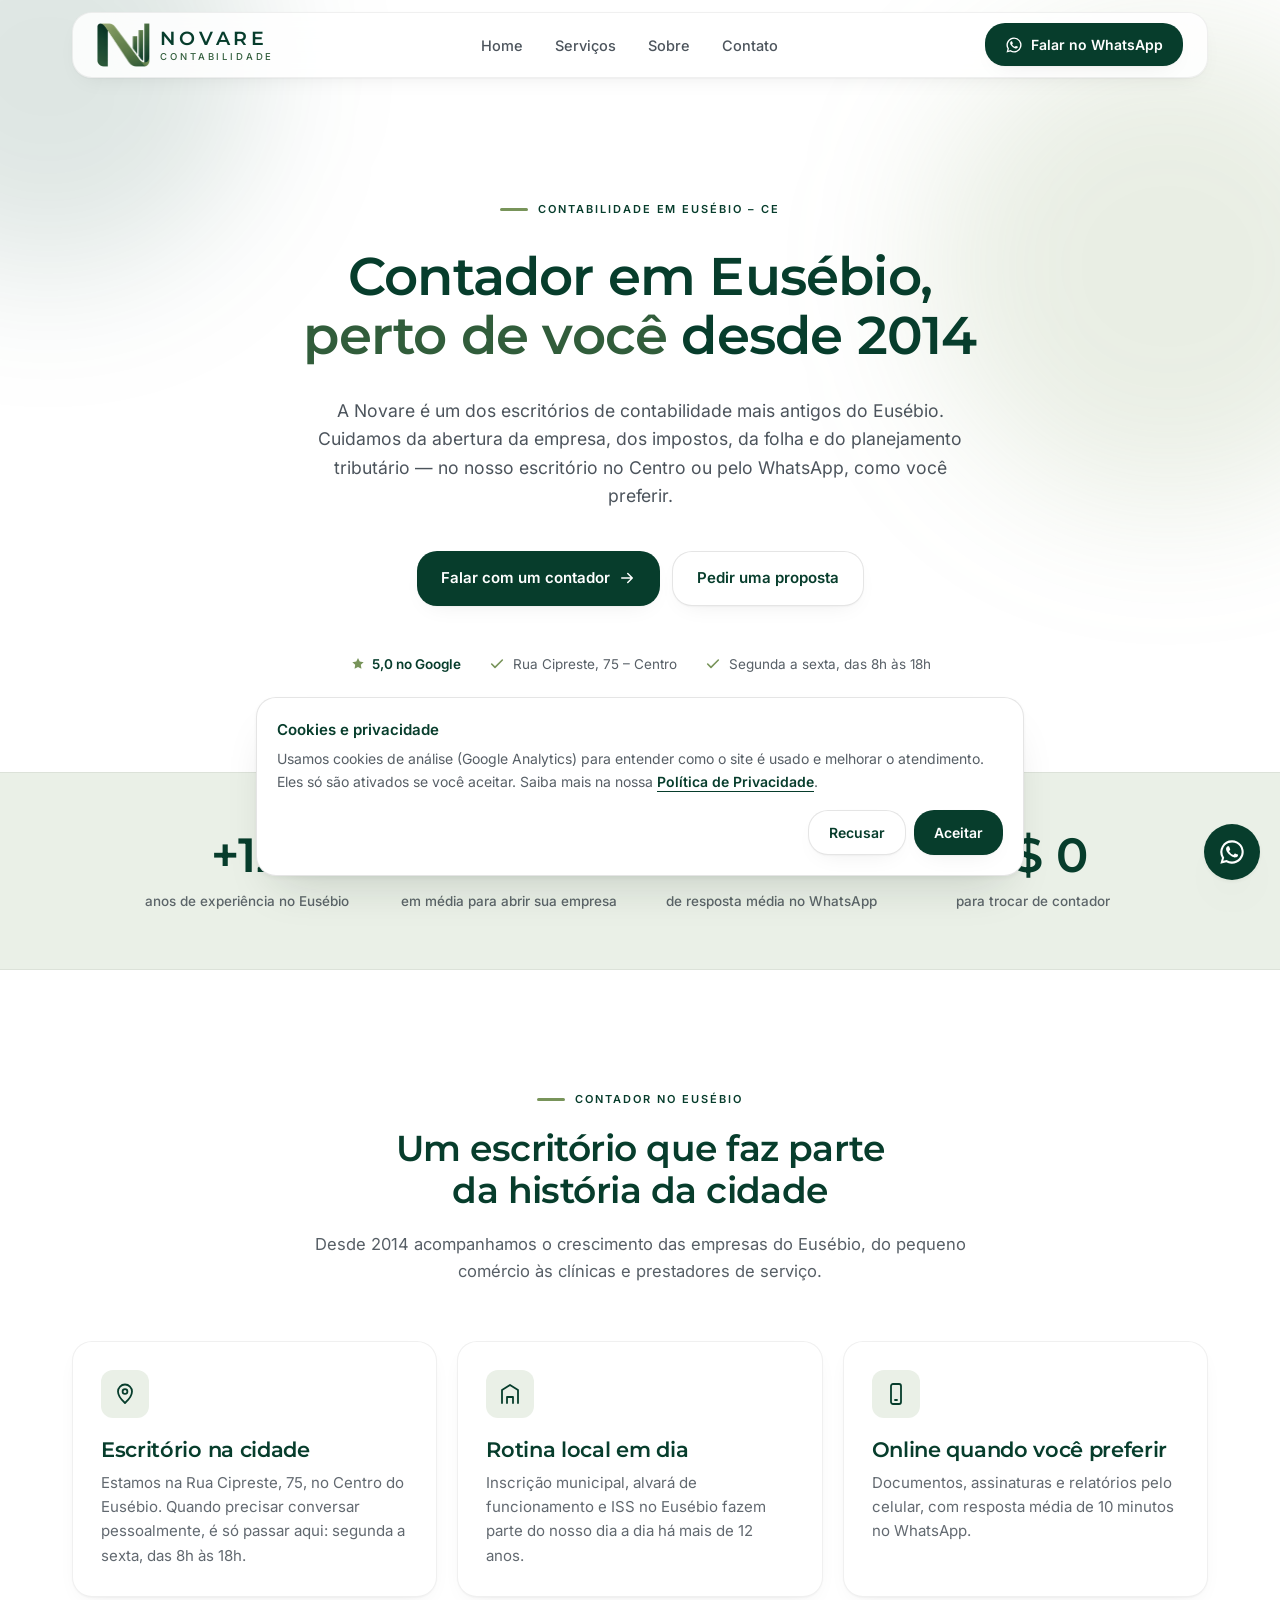
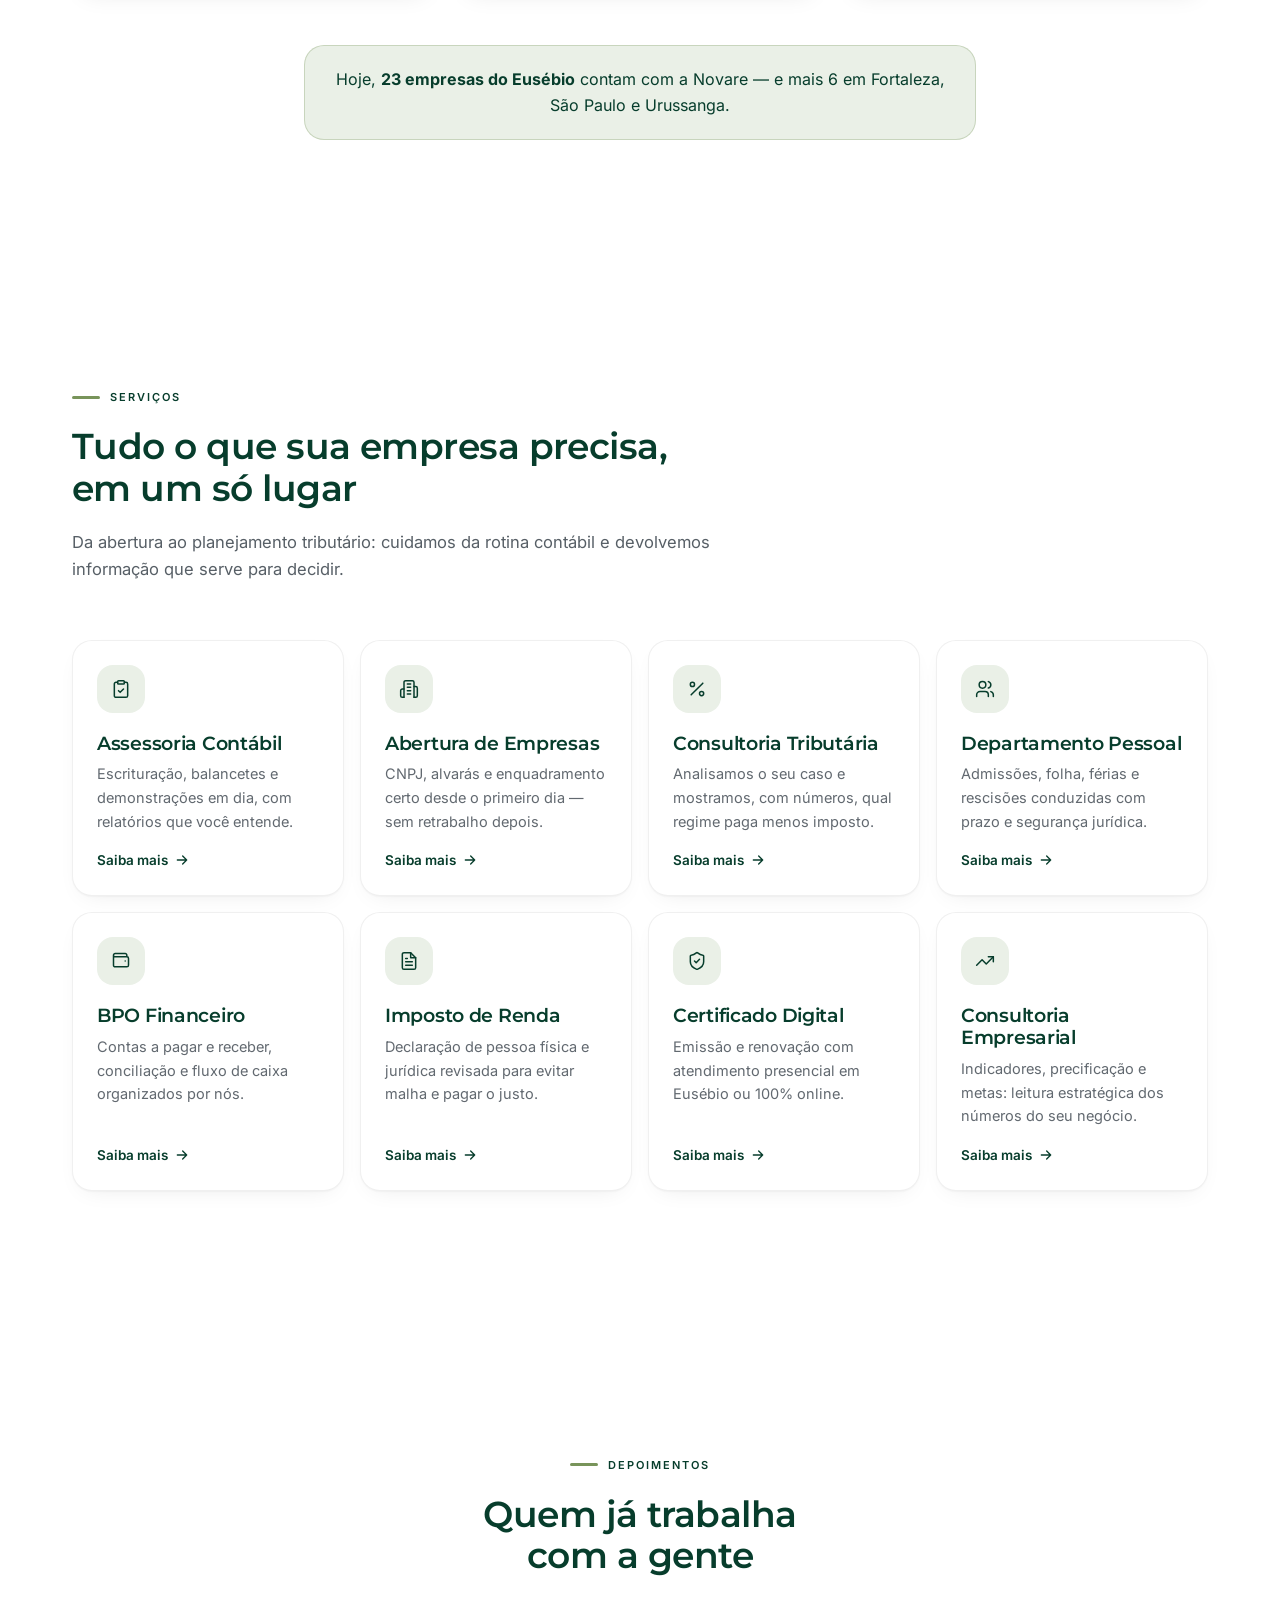
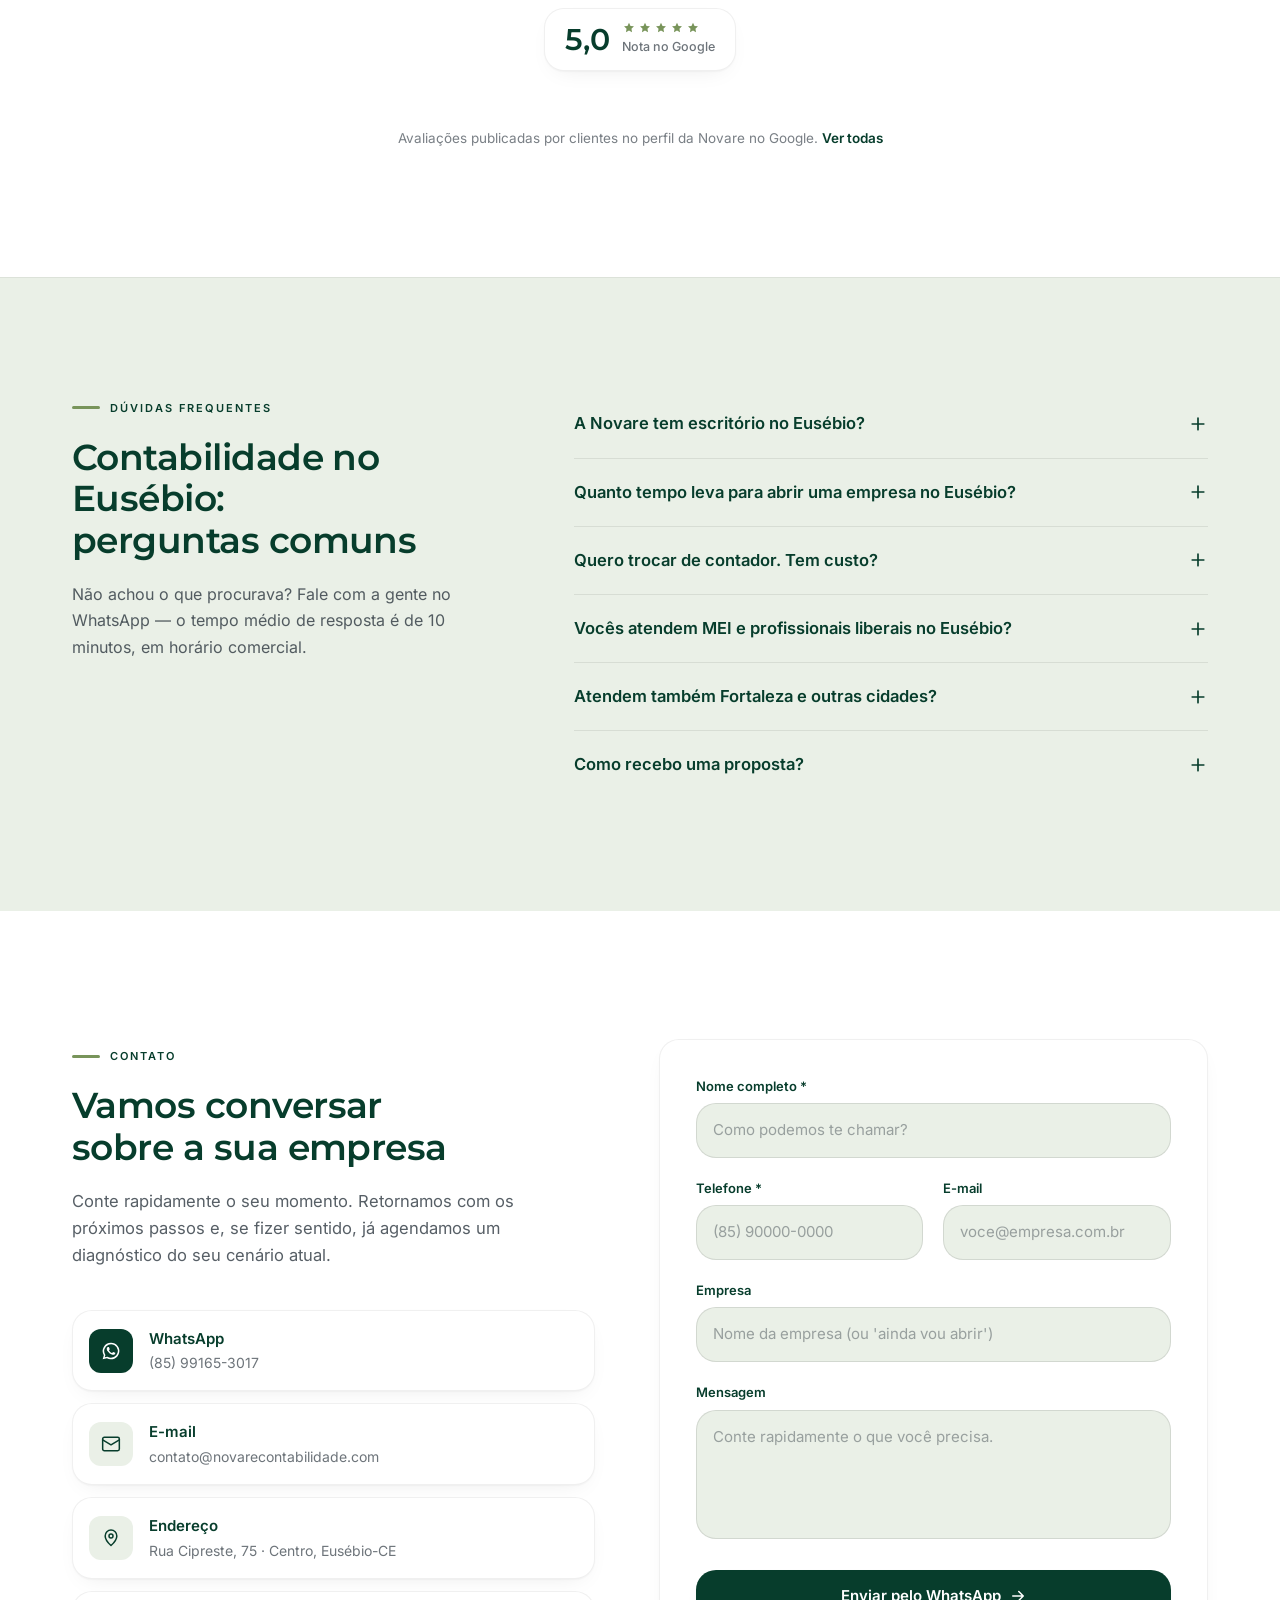
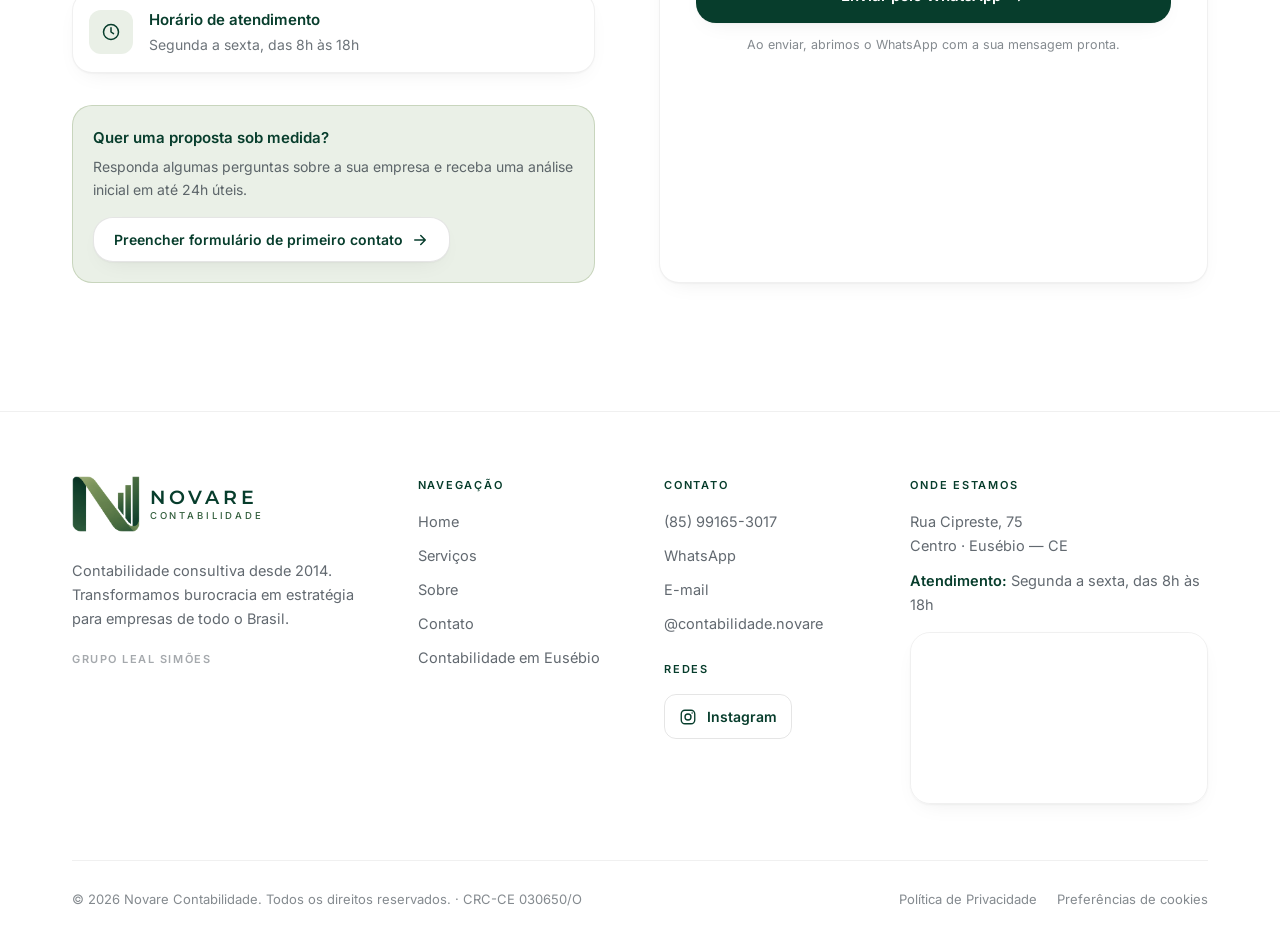
<file: contabilidade-em-eusebio.html>
<!DOCTYPE html><html lang="pt-BR"> <head><meta charset="utf-8"><meta name="viewport" content="width=device-width, initial-scale=1"><meta name="theme-color" content="#073D2C"><title>Contabilidade em Eusébio – CE | Escritório desde 2014 | Novare Contabilidade</title><meta name="description" content="Escritório de contabilidade no Centro do Eusébio desde 2014. Abertura de empresa em média em 2 dias, troca de contador sem custo e atendimento online ou presencial."><link rel="canonical" href="https://novarecontabilidade.com/contabilidade-em-eusebio"><meta name="robots" content="index,follow"><meta name="author" content="Novare Contabilidade"><meta property="og:type" content="website"><meta property="og:locale" content="pt_BR"><meta property="og:site_name" content="Novare Contabilidade"><meta property="og:title" content="Contabilidade em Eusébio | Novare Contabilidade"><meta property="og:description" content="Escritório de contabilidade no Centro do Eusébio desde 2014. Abertura de empresa em média em 2 dias, troca de contador sem custo e atendimento online ou presencial."><meta property="og:url" content="https://novarecontabilidade.com/contabilidade-em-eusebio"><meta property="og:image" content="https://novarecontabilidade.com/assets/img/logo.png"><meta name="twitter:card" content="summary_large_image"><meta name="twitter:title" content="Novare Contabilidade"><meta name="twitter:description" content="Escritório de contabilidade no Centro do Eusébio desde 2014. Abertura de empresa em média em 2 dias, troca de contador sem custo e atendimento online ou presencial."><meta name="twitter:image" content="https://novarecontabilidade.com/assets/img/logo.png"><link rel="icon" href="/assets/img/favicon.png" type="image/png"><link rel="apple-touch-icon" href="/assets/img/apple-touch-icon.png"><link rel="preload" href="/assets/fonts/inter-latin-400-normal.woff2" as="font" type="font/woff2" crossorigin><link rel="preload" href="/assets/fonts/cormorant-garamond-latin-600-normal.woff2" as="font" type="font/woff2" crossorigin><link rel="stylesheet" href="/assets/css/aos.css"><script type="application/ld+json">{"@context":"https://schema.org","@type":"AccountingService","name":"Novare Contabilidade","description":"Contabilidade consultiva para empresas em todo o Brasil.","url":"https://novarecontabilidade.com/","logo":"https://novarecontabilidade.com/assets/img/logo.png","telephone":"+5585991653017","foundingDate":"2014","priceRange":"$$","address":{"@type":"PostalAddress","streetAddress":"Rua Cipreste, 75","addressLocality":"Eusébio","addressRegion":"CE","postalCode":"61760-490","addressCountry":"BR"},"geo":{"@type":"GeoCoordinates","latitude":-3.8899,"longitude":-38.4517},"areaServed":{"@type":"Country","name":"Brasil"},"openingHoursSpecification":[{"@type":"OpeningHoursSpecification","dayOfWeek":["Monday","Tuesday","Wednesday","Thursday","Friday"],"opens":"08:00","closes":"18:00"}],"sameAs":["https://www.instagram.com/contabilidade.novare"]}</script><link rel="stylesheet" href="/_astro/_modulo_.CmQKac4O.css"></head> <body>  <a href="#hero" class="sr-only focus:not-sr-only focus:absolute focus:left-4 focus:top-4 focus:z-[100] focus:rounded-xl2 focus:bg-novare focus:px-5 focus:py-3 focus:text-white">Pular para o conteúdo</a> <!-- =========================================================
     NAVBAR — fixa, encolhe ao rolar
     ========================================================= --><header id="nav" class="fixed inset-x-0 top-0 z-50 transition-all duration-300"> <div class="shell"> <nav class="mt-3 flex items-center justify-between rounded-xl2 border border-black/[.06] bg-white/85 px-4 py-2.5 shadow-soft backdrop-blur-xl transition-all duration-300 sm:px-6" id="navbar" aria-label="Principal"> <a href="/" class="flex items-center gap-2" aria-label="Novare Contabilidade — início"> <span class="inline-flex items-center gap-2.5"> <img src="/assets/img/simbolo.png" alt="Novare Contabilidade" id="navLogo" class="h-11 w-auto transition-all duration-300" width="213" height="176"> <span class="flex-col leading-none hidden sm:flex" aria-hidden="true"> <span class="font-display text-[19px] font-semibold uppercase tracking-[.2em] text-novare-900">Novare</span> <span class="mt-1 text-[9.5px] font-medium uppercase tracking-[.3em] text-novare-700">Contabilidade</span> </span> </span> </a> <ul class="hidden items-center gap-8 lg:flex"> <li><a href="/#hero" class="nav-link text-[14.5px] font-medium text-ink/80 transition hover:text-novare">Home</a></li> <li><a href="/#servicos" class="nav-link text-[14.5px] font-medium text-ink/80 transition hover:text-novare">Serviços</a></li> <li><a href="/#sobre" class="nav-link text-[14.5px] font-medium text-ink/80 transition hover:text-novare">Sobre</a></li> <li><a href="/#contato" class="nav-link text-[14.5px] font-medium text-ink/80 transition hover:text-novare">Contato</a></li> </ul> <div class="flex items-center gap-2"> <a href="https://wa.me/5585991653017?text=Ol%C3%A1!%20Vim%20pelo%20site%20da%20Novare%20e%20quero%20falar%20com%20um%20especialista." target="_blank" rel="noopener" class="btn btn-primary !px-5 !py-2.5 !text-[14px]"> <svg viewBox="0 0 24 24" class="h-[18px] w-[18px]" fill="currentColor" aria-hidden="true"><path d="M12 2a10 10 0 0 0-8.6 15.1L2 22l5.1-1.3A10 10 0 1 0 12 2Zm0 18.2a8.2 8.2 0 0 1-4.2-1.2l-.3-.2-3 .8.8-2.9-.2-.3A8.2 8.2 0 1 1 12 20.2Zm4.5-6.1c-.2-.1-1.5-.7-1.7-.8-.2-.1-.4-.1-.6.1l-.8.9c-.1.2-.3.2-.5.1a6.7 6.7 0 0 1-3.3-2.9c-.1-.2 0-.4.1-.5l.4-.5c.1-.2.2-.3.3-.5v-.5c0-.2-.6-1.5-.8-2-.2-.5-.4-.4-.6-.4h-.5c-.2 0-.5.1-.7.3-.3.3-.9.9-.9 2.1s.9 2.5 1 2.6c.1.2 1.8 2.8 4.4 3.9 1.6.7 2.2.7 3 .6.5-.1 1.5-.6 1.7-1.2.2-.6.2-1.1.2-1.2-.1-.1-.3-.2-.5-.3Z"></path></svg> <span class="hidden sm:inline">Falar no WhatsApp</span><span class="sm:hidden">WhatsApp</span> </a> <button id="menuBtn" class="rounded-xl2 border border-black/10 p-2.5 lg:hidden" aria-label="Abrir menu" aria-expanded="false" aria-controls="mobileMenu"> <svg viewBox="0 0 24 24" class="h-5 w-5" fill="none" stroke="currentColor" stroke-width="2" stroke-linecap="round"><path d="M4 7h16M4 12h16M4 17h16"></path></svg> </button> </div> </nav> <!-- Menu mobile --> <div id="mobileMenu" class="mt-2 hidden overflow-hidden rounded-xl2 border border-black/[.06] bg-white/95 shadow-lift backdrop-blur-xl lg:hidden"> <a href="/#hero" class="block border-b border-black/5 px-6 py-4 font-medium">Home</a> <a href="/#servicos" class="block border-b border-black/5 px-6 py-4 font-medium">Serviços</a> <a href="/#sobre" class="block border-b border-black/5 px-6 py-4 font-medium">Sobre</a> <a href="/#contato" class="block px-6 py-4 font-medium">Contato</a> </div> </div> </header> <main> <!-- TOPO --> <section id="hero" class="relative overflow-hidden pb-20 pt-36 sm:pt-44 lg:pb-24 lg:pt-48"> <div class="aura -left-40 top-[-8rem] h-[26rem] w-[26rem]" style="background:rgba(7,61,44,.13)" aria-hidden="true"></div> <div class="aura right-[-8rem] top-10 h-[30rem] w-[30rem]" style="background:rgba(120,148,90,.16)" aria-hidden="true"></div> <div class="shell relative"> <div class="mx-auto max-w-4xl text-center"> <span class="eyebrow" data-hero="1">Contabilidade em Eusébio – CE</span> <h1 class="mt-7 text-[2.1rem] font-semibold sm:text-5xl lg:text-[3.3rem]" data-hero="2">
Contador em Eusébio,<br class="hidden sm:block"> <span class="text-novare-700">perto de você</span> desde 2014 </h1> <p class="mx-auto mt-8 max-w-2xl text-[17.5px] leading-relaxed text-ink/80" data-hero="3">
A Novare é um dos escritórios de contabilidade mais antigos do Eusébio. Cuidamos da abertura
          da empresa, dos impostos, da folha e do planejamento tributário — no nosso escritório no
 Centro ou pelo WhatsApp, como você preferir.
</p> <div class="mt-10 flex flex-col justify-center gap-3 sm:flex-row" data-hero="4"> <a href="https://wa.me/5585991653017?text=Ol%C3%A1!%20Vi%20a%20p%C3%A1gina%20de%20contabilidade%20em%20Eus%C3%A9bio%20e%20quero%20falar%20com%20um%20contador." target="_blank" rel="noopener" class="btn btn-primary">
Falar com um contador
<svg viewBox="0 0 24 24" class="h-[18px] w-[18px]" fill="none" stroke="currentColor" stroke-width="2" stroke-linecap="round" stroke-linejoin="round" aria-hidden="true"><path d="M5 12h14M13 6l6 6-6 6"></path></svg> </a> <a href="https://forms.gle/xrWo5tuarYDa1hu17" target="_blank" rel="noopener" class="btn btn-ghost">Pedir uma proposta</a> </div> <div class="mt-12 flex flex-wrap items-center justify-center gap-x-7 gap-y-3 text-[13.5px] text-ink/75" data-hero="5"> <a href="https://search.google.com/local/reviews?placeid=ChIJ4e3_BDpaxwcRgv1FIwcXdKU" target="_blank" rel="noopener" class="inline-flex items-center gap-1.5 font-semibold text-novare-900 underline-offset-4 hover:underline"> <svg viewBox="0 0 24 24" class="h-4 w-4 text-olive" fill="currentColor" aria-hidden="true"><path d="m12 3 2.6 5.4 5.9.8-4.3 4.1 1 5.9-5.2-2.8-5.2 2.8 1-5.9L3.5 9.2l5.9-.8z"></path></svg> 5,0 no Google
</a> <a href="https://www.google.com/maps/search/?api=1&query=Rua+Cipreste%2C+75%2C+Centro%2C+Eus%C3%A9bio+CE" target="_blank" rel="noopener" class="inline-flex items-center gap-2 underline-offset-4 hover:underline"><svg viewBox="0 0 24 24" class="h-4 w-4 text-olive" fill="none" stroke="currentColor" stroke-width="2.4" stroke-linecap="round" stroke-linejoin="round" aria-hidden="true"><path d="m4 12 5 5L20 6"/></svg> Rua Cipreste, 75 – Centro</a> <span class="inline-flex items-center gap-2"><svg viewBox="0 0 24 24" class="h-4 w-4 text-olive" fill="none" stroke="currentColor" stroke-width="2.4" stroke-linecap="round" stroke-linejoin="round" aria-hidden="true"><path d="m4 12 5 5L20 6"/></svg> Segunda a sexta, das 8h às 18h</span> </div> </div> </div> </section> <!-- =========================================================
     CONFIANÇA — contadores animados
     ========================================================= --><section class="border-y border-black/[.06] bg-mist py-14" aria-label="Números da Novare"> <div class="shell"> <div class="mx-auto grid max-w-5xl grid-cols-2 gap-x-6 gap-y-10 lg:grid-cols-4"> <div class="text-center" data-aos="fade-up" data-aos-delay="0"> <p class="font-display text-5xl font-semibold text-novare-900 [font-variant-numeric:lining-nums]"> +<span class="counter" data-to="12">0</span><span class="text-3xl"></span> </p> <p class="mt-2 text-[13.5px] font-medium text-ink/70">anos de experiência no Eusébio</p> </div><div class="text-center" data-aos="fade-up" data-aos-delay="80"> <p class="font-display text-5xl font-semibold text-novare-900 [font-variant-numeric:lining-nums]"> <span class="counter" data-to="2">0</span><span class="text-3xl"> dias</span> </p> <p class="mt-2 text-[13.5px] font-medium text-ink/70">em média para abrir sua empresa</p> </div><div class="text-center" data-aos="fade-up" data-aos-delay="160"> <p class="font-display text-5xl font-semibold text-novare-900 [font-variant-numeric:lining-nums]"> <span class="counter" data-to="10">0</span><span class="text-3xl"> min</span> </p> <p class="mt-2 text-[13.5px] font-medium text-ink/70">de resposta média no WhatsApp</p> </div><div class="text-center" data-aos="fade-up" data-aos-delay="240"> <p class="font-display text-5xl font-semibold text-novare-900 [font-variant-numeric:lining-nums]"> R$ 0<span class="text-3xl"></span> </p> <p class="mt-2 text-[13.5px] font-medium text-ink/70">para trocar de contador</p> </div> </div> </div> </section> <!-- POR QUE UM CONTADOR NO EUSÉBIO --> <section class="py-24 lg:py-28"> <div class="shell"> <div class="mx-auto max-w-2xl text-center" data-aos="fade-up"> <span class="eyebrow">Contador no Eusébio</span> <h2 class="mt-5 text-3xl font-semibold sm:text-4xl">Um escritório que faz parte<br class="hidden sm:block"> da história da cidade</h2> <p class="mt-5 text-[16.5px] text-ink/75">
Desde 2014 acompanhamos o crescimento das empresas do Eusébio, do pequeno comércio
          às clínicas e prestadores de serviço.
</p> </div> <div class="mt-14 grid gap-5 md:grid-cols-3"> <div class="card p-7" data-aos="fade-up" data-aos-delay="0"> <span class="grid h-12 w-12 place-items-center rounded-xl bg-olive-50 text-novare"> <svg viewBox="0 0 24 24" class="h-6 w-6" fill="none" stroke="currentColor" stroke-width="1.8" stroke-linecap="round" stroke-linejoin="round" aria-hidden="true"><path d="M12 21s7-6.3 7-11.5A7 7 0 0 0 5 9.5C5 14.7 12 21 12 21Z"/><circle cx="12" cy="9.5" r="2.4"/></svg> </span> <h3 class="mt-5 text-[21px] font-semibold">Escritório na cidade</h3> <p class="mt-2 text-[15px] leading-relaxed text-ink/70">Estamos na Rua Cipreste, 75, no Centro do Eusébio. Quando precisar conversar pessoalmente, é só passar aqui: segunda a sexta, das 8h às 18h.</p> </div><div class="card p-7" data-aos="fade-up" data-aos-delay="80"> <span class="grid h-12 w-12 place-items-center rounded-xl bg-olive-50 text-novare"> <svg viewBox="0 0 24 24" class="h-6 w-6" fill="none" stroke="currentColor" stroke-width="1.8" stroke-linecap="round" stroke-linejoin="round" aria-hidden="true"><path d="M4 21V8l8-5 8 5v13"/><path d="M9 21v-6h6v6"/></svg> </span> <h3 class="mt-5 text-[21px] font-semibold">Rotina local em dia</h3> <p class="mt-2 text-[15px] leading-relaxed text-ink/70">Inscrição municipal, alvará de funcionamento e ISS no Eusébio fazem parte do nosso dia a dia há mais de 12 anos.</p> </div><div class="card p-7" data-aos="fade-up" data-aos-delay="160"> <span class="grid h-12 w-12 place-items-center rounded-xl bg-olive-50 text-novare"> <svg viewBox="0 0 24 24" class="h-6 w-6" fill="none" stroke="currentColor" stroke-width="1.8" stroke-linecap="round" stroke-linejoin="round" aria-hidden="true"><rect x="7" y="2" width="10" height="20" rx="2"/><path d="M11 18h2"/></svg> </span> <h3 class="mt-5 text-[21px] font-semibold">Online quando você preferir</h3> <p class="mt-2 text-[15px] leading-relaxed text-ink/70">Documentos, assinaturas e relatórios pelo celular, com resposta média de 10 minutos no WhatsApp.</p> </div> </div> <p class="mx-auto mt-12 max-w-2xl rounded-xl2 border border-olive/30 bg-olive-50 px-6 py-5 text-center text-[16px] text-novare-900" data-aos="fade-up">
Hoje, <strong>23 empresas do Eusébio</strong> contam com a Novare — e mais 6 em Fortaleza, São Paulo e Urussanga.
</p> </div> </section> <!-- =========================================================
     SERVIÇOS
     ========================================================= --><section id="servicos" class="scroll-mt-28 py-24 lg:py-32"> <div class="shell"> <div class="max-w-2xl" data-aos="fade-up"> <span class="eyebrow">Serviços</span> <h2 class="mt-5 text-3xl font-semibold sm:text-4xl">Tudo o que sua empresa precisa,<br class="hidden sm:block"> em um só lugar</h2> <p class="mt-5 text-[16.5px] text-ink/75">Da abertura ao planejamento tributário: cuidamos da rotina contábil e devolvemos informação que serve para decidir.</p> </div> <div class="mt-14 grid gap-4 sm:grid-cols-2 lg:grid-cols-4"> <a href="/servicos/assessoria-contabil" class="card card-hover group flex flex-col p-6" data-aos="fade-up"> <span class="grid h-12 w-12 place-items-center rounded-2xl bg-olive-50 text-novare transition-colors duration-300 group-hover:bg-novare group-hover:text-white"> <svg viewBox="0 0 24 24" class="h-5 w-5" fill="none" stroke="currentColor" stroke-width="1.8" stroke-linecap="round" stroke-linejoin="round" aria-hidden="true"><rect x="8" y="2" width="8" height="4" rx="1"/><path d="M16 4h2a2 2 0 0 1 2 2v14a2 2 0 0 1-2 2H6a2 2 0 0 1-2-2V6a2 2 0 0 1 2-2h2"/><path d="m9 14 2 2 4-4"/></svg> </span> <h3 class="mt-5 text-[19px] font-semibold">Assessoria Contábil</h3> <p class="mt-2 flex-1 text-[14.5px] leading-relaxed text-ink/70">Escrituração, balancetes e demonstrações em dia, com relatórios que você entende.</p> <span class="mt-4 inline-flex items-center gap-1.5 text-[13.5px] font-semibold text-novare">
Saiba mais
<svg viewBox="0 0 24 24" class="h-4 w-4 transition-transform duration-300 group-hover:translate-x-0.5" fill="none" stroke="currentColor" stroke-width="2" stroke-linecap="round" stroke-linejoin="round" aria-hidden="true"><path d="M5 12h14M13 6l6 6-6 6"></path></svg> </span> </a><a href="/servicos/abertura-de-empresas" class="card card-hover group flex flex-col p-6" data-aos="fade-up" data-aos-delay="60"> <span class="grid h-12 w-12 place-items-center rounded-2xl bg-olive-50 text-novare transition-colors duration-300 group-hover:bg-novare group-hover:text-white"> <svg viewBox="0 0 24 24" class="h-5 w-5" fill="none" stroke="currentColor" stroke-width="1.8" stroke-linecap="round" stroke-linejoin="round" aria-hidden="true"><path d="M6 22V4a2 2 0 0 1 2-2h8a2 2 0 0 1 2 2v18"/><path d="M6 12H4a2 2 0 0 0-2 2v6a2 2 0 0 0 2 2h2"/><path d="M18 9h2a2 2 0 0 1 2 2v9a2 2 0 0 1-2 2h-2"/><path d="M10 6h4M10 10h4M10 14h4M10 18h4"/></svg> </span> <h3 class="mt-5 text-[19px] font-semibold">Abertura de Empresas</h3> <p class="mt-2 flex-1 text-[14.5px] leading-relaxed text-ink/70">CNPJ, alvarás e enquadramento certo desde o primeiro dia — sem retrabalho depois.</p> <span class="mt-4 inline-flex items-center gap-1.5 text-[13.5px] font-semibold text-novare">
Saiba mais
<svg viewBox="0 0 24 24" class="h-4 w-4 transition-transform duration-300 group-hover:translate-x-0.5" fill="none" stroke="currentColor" stroke-width="2" stroke-linecap="round" stroke-linejoin="round" aria-hidden="true"><path d="M5 12h14M13 6l6 6-6 6"></path></svg> </span> </a><a href="/servicos/consultoria-tributaria" class="card card-hover group flex flex-col p-6" data-aos="fade-up" data-aos-delay="120"> <span class="grid h-12 w-12 place-items-center rounded-2xl bg-olive-50 text-novare transition-colors duration-300 group-hover:bg-novare group-hover:text-white"> <svg viewBox="0 0 24 24" class="h-5 w-5" fill="none" stroke="currentColor" stroke-width="1.8" stroke-linecap="round" stroke-linejoin="round" aria-hidden="true"><path d="M19 5 5 19"/><circle cx="6.5" cy="6.5" r="2.5"/><circle cx="17.5" cy="17.5" r="2.5"/></svg> </span> <h3 class="mt-5 text-[19px] font-semibold">Consultoria Tributária</h3> <p class="mt-2 flex-1 text-[14.5px] leading-relaxed text-ink/70">Analisamos o seu caso e mostramos, com números, qual regime paga menos imposto.</p> <span class="mt-4 inline-flex items-center gap-1.5 text-[13.5px] font-semibold text-novare">
Saiba mais
<svg viewBox="0 0 24 24" class="h-4 w-4 transition-transform duration-300 group-hover:translate-x-0.5" fill="none" stroke="currentColor" stroke-width="2" stroke-linecap="round" stroke-linejoin="round" aria-hidden="true"><path d="M5 12h14M13 6l6 6-6 6"></path></svg> </span> </a><a href="/servicos/departamento-pessoal" class="card card-hover group flex flex-col p-6" data-aos="fade-up" data-aos-delay="180"> <span class="grid h-12 w-12 place-items-center rounded-2xl bg-olive-50 text-novare transition-colors duration-300 group-hover:bg-novare group-hover:text-white"> <svg viewBox="0 0 24 24" class="h-5 w-5" fill="none" stroke="currentColor" stroke-width="1.8" stroke-linecap="round" stroke-linejoin="round" aria-hidden="true"><path d="M16 21v-2a4 4 0 0 0-4-4H6a4 4 0 0 0-4 4v2"/><circle cx="9" cy="7" r="4"/><path d="M22 21v-2a4 4 0 0 0-3-3.87"/><path d="M16 3.13a4 4 0 0 1 0 7.75"/></svg> </span> <h3 class="mt-5 text-[19px] font-semibold">Departamento Pessoal</h3> <p class="mt-2 flex-1 text-[14.5px] leading-relaxed text-ink/70">Admissões, folha, férias e rescisões conduzidas com prazo e segurança jurídica.</p> <span class="mt-4 inline-flex items-center gap-1.5 text-[13.5px] font-semibold text-novare">
Saiba mais
<svg viewBox="0 0 24 24" class="h-4 w-4 transition-transform duration-300 group-hover:translate-x-0.5" fill="none" stroke="currentColor" stroke-width="2" stroke-linecap="round" stroke-linejoin="round" aria-hidden="true"><path d="M5 12h14M13 6l6 6-6 6"></path></svg> </span> </a><a href="/servicos/bpo-financeiro" class="card card-hover group flex flex-col p-6" data-aos="fade-up"> <span class="grid h-12 w-12 place-items-center rounded-2xl bg-olive-50 text-novare transition-colors duration-300 group-hover:bg-novare group-hover:text-white"> <svg viewBox="0 0 24 24" class="h-5 w-5" fill="none" stroke="currentColor" stroke-width="1.8" stroke-linecap="round" stroke-linejoin="round" aria-hidden="true"><path d="M19 7V5a2 2 0 0 0-2-2H5a2 2 0 0 0 0 4h14a2 2 0 0 1 2 2v8a2 2 0 0 1-2 2H5a2 2 0 0 1-2-2V5"/><path d="M17 12h.01"/></svg> </span> <h3 class="mt-5 text-[19px] font-semibold">BPO Financeiro</h3> <p class="mt-2 flex-1 text-[14.5px] leading-relaxed text-ink/70">Contas a pagar e receber, conciliação e fluxo de caixa organizados por nós.</p> <span class="mt-4 inline-flex items-center gap-1.5 text-[13.5px] font-semibold text-novare">
Saiba mais
<svg viewBox="0 0 24 24" class="h-4 w-4 transition-transform duration-300 group-hover:translate-x-0.5" fill="none" stroke="currentColor" stroke-width="2" stroke-linecap="round" stroke-linejoin="round" aria-hidden="true"><path d="M5 12h14M13 6l6 6-6 6"></path></svg> </span> </a><a href="/servicos/imposto-de-renda" class="card card-hover group flex flex-col p-6" data-aos="fade-up" data-aos-delay="60"> <span class="grid h-12 w-12 place-items-center rounded-2xl bg-olive-50 text-novare transition-colors duration-300 group-hover:bg-novare group-hover:text-white"> <svg viewBox="0 0 24 24" class="h-5 w-5" fill="none" stroke="currentColor" stroke-width="1.8" stroke-linecap="round" stroke-linejoin="round" aria-hidden="true"><path d="M14 2H6a2 2 0 0 0-2 2v16a2 2 0 0 0 2 2h12a2 2 0 0 0 2-2V8z"/><path d="M14 2v6h6"/><path d="M16 13H8M16 17H8M10 9H8"/></svg> </span> <h3 class="mt-5 text-[19px] font-semibold">Imposto de Renda</h3> <p class="mt-2 flex-1 text-[14.5px] leading-relaxed text-ink/70">Declaração de pessoa física e jurídica revisada para evitar malha e pagar o justo.</p> <span class="mt-4 inline-flex items-center gap-1.5 text-[13.5px] font-semibold text-novare">
Saiba mais
<svg viewBox="0 0 24 24" class="h-4 w-4 transition-transform duration-300 group-hover:translate-x-0.5" fill="none" stroke="currentColor" stroke-width="2" stroke-linecap="round" stroke-linejoin="round" aria-hidden="true"><path d="M5 12h14M13 6l6 6-6 6"></path></svg> </span> </a><a href="/servicos/certificado-digital" class="card card-hover group flex flex-col p-6" data-aos="fade-up" data-aos-delay="120"> <span class="grid h-12 w-12 place-items-center rounded-2xl bg-olive-50 text-novare transition-colors duration-300 group-hover:bg-novare group-hover:text-white"> <svg viewBox="0 0 24 24" class="h-5 w-5" fill="none" stroke="currentColor" stroke-width="1.8" stroke-linecap="round" stroke-linejoin="round" aria-hidden="true"><path d="M20 13c0 5-3.5 7.5-7.7 9a1 1 0 0 1-.6 0C7.5 20.5 4 18 4 13V6a1 1 0 0 1 1-1c2 0 4.5-1.2 6.2-2.7a1.2 1.2 0 0 1 1.6 0C14.5 3.8 17 5 19 5a1 1 0 0 1 1 1z"/><path d="m9 12 2 2 4-4"/></svg> </span> <h3 class="mt-5 text-[19px] font-semibold">Certificado Digital</h3> <p class="mt-2 flex-1 text-[14.5px] leading-relaxed text-ink/70">Emissão e renovação com atendimento presencial em Eusébio ou 100% online.</p> <span class="mt-4 inline-flex items-center gap-1.5 text-[13.5px] font-semibold text-novare">
Saiba mais
<svg viewBox="0 0 24 24" class="h-4 w-4 transition-transform duration-300 group-hover:translate-x-0.5" fill="none" stroke="currentColor" stroke-width="2" stroke-linecap="round" stroke-linejoin="round" aria-hidden="true"><path d="M5 12h14M13 6l6 6-6 6"></path></svg> </span> </a><a href="/servicos/consultoria-empresarial" class="card card-hover group flex flex-col p-6" data-aos="fade-up" data-aos-delay="180"> <span class="grid h-12 w-12 place-items-center rounded-2xl bg-olive-50 text-novare transition-colors duration-300 group-hover:bg-novare group-hover:text-white"> <svg viewBox="0 0 24 24" class="h-5 w-5" fill="none" stroke="currentColor" stroke-width="1.8" stroke-linecap="round" stroke-linejoin="round" aria-hidden="true"><path d="m22 7-8.5 8.5-5-5L2 17"/><path d="M16 7h6v6"/></svg> </span> <h3 class="mt-5 text-[19px] font-semibold">Consultoria Empresarial</h3> <p class="mt-2 flex-1 text-[14.5px] leading-relaxed text-ink/70">Indicadores, precificação e metas: leitura estratégica dos números do seu negócio.</p> <span class="mt-4 inline-flex items-center gap-1.5 text-[13.5px] font-semibold text-novare">
Saiba mais
<svg viewBox="0 0 24 24" class="h-4 w-4 transition-transform duration-300 group-hover:translate-x-0.5" fill="none" stroke="currentColor" stroke-width="2" stroke-linecap="round" stroke-linejoin="round" aria-hidden="true"><path d="M5 12h14M13 6l6 6-6 6"></path></svg> </span> </a> </div> </div> </section> <!-- =========================================================
     DEPOIMENTOS — avaliações reais do perfil no Google
     ========================================================= --><section class="py-24 lg:py-32"> <div class="shell"> <div class="mx-auto max-w-2xl text-center" data-aos="fade-up"> <span class="eyebrow">Depoimentos</span> <h2 class="mt-5 text-3xl font-semibold sm:text-4xl">Quem já trabalha<br class="hidden sm:block"> com a gente</h2> <!-- Selo de nota do Google --> <a href="https://search.google.com/local/reviews?placeid=ChIJ4e3_BDpaxwcRgv1FIwcXdKU" target="_blank" rel="noopener" class="card card-hover mx-auto mt-8 inline-flex items-center gap-3 px-5 py-3"> <span class="font-display text-3xl font-semibold text-novare-900">5,0</span> <span class="text-left"> <span class="flex gap-0.5 text-olive" aria-hidden="true"> <svg viewBox="0 0 24 24" class="h-3.5 w-3.5" fill="currentColor"><path d="m12 3 2.6 5.4 5.9.8-4.3 4.1 1 5.9-5.2-2.8-5.2 2.8 1-5.9L3.5 9.2l5.9-.8z"></path></svg> <svg viewBox="0 0 24 24" class="h-3.5 w-3.5" fill="currentColor"><path d="m12 3 2.6 5.4 5.9.8-4.3 4.1 1 5.9-5.2-2.8-5.2 2.8 1-5.9L3.5 9.2l5.9-.8z"></path></svg> <svg viewBox="0 0 24 24" class="h-3.5 w-3.5" fill="currentColor"><path d="m12 3 2.6 5.4 5.9.8-4.3 4.1 1 5.9-5.2-2.8-5.2 2.8 1-5.9L3.5 9.2l5.9-.8z"></path></svg> <svg viewBox="0 0 24 24" class="h-3.5 w-3.5" fill="currentColor"><path d="m12 3 2.6 5.4 5.9.8-4.3 4.1 1 5.9-5.2-2.8-5.2 2.8 1-5.9L3.5 9.2l5.9-.8z"></path></svg> <svg viewBox="0 0 24 24" class="h-3.5 w-3.5" fill="currentColor"><path d="m12 3 2.6 5.4 5.9.8-4.3 4.1 1 5.9-5.2-2.8-5.2 2.8 1-5.9L3.5 9.2l5.9-.8z"></path></svg> </span> <span class="mt-0.5 block text-[12.5px] font-medium text-ink/65">Nota no Google</span> </span> </a> </div> <!-- Widget do Featurable — puxa as avaliações do Google automaticamente,
         sem precisar editar este arquivo cada vez que houver uma nova --> <div class="mt-14" data-aos="fade-up"> <div id="featurable-cd88b2e6-10b5-4273-a23a-0b364b9528d9" data-featurable-async></div> <script src="https://featurable.com/assets/bundle.js" defer charset="UTF-8"></script> </div> <p class="mt-8 text-center text-[13.5px] text-ink/60">
Avaliações publicadas por clientes no perfil da Novare no Google.
<a href="https://search.google.com/local/reviews?placeid=ChIJ4e3_BDpaxwcRgv1FIwcXdKU" target="_blank" rel="noopener" class="font-semibold text-novare underline-offset-4 hover:underline">Ver todas</a> </p> </div> </section> <!-- =========================================================
     FAQ
     ========================================================= --><section class="border-t border-black/[.06] bg-mist py-24 lg:py-28"> <div class="shell"> <div class="grid gap-12 lg:grid-cols-[.8fr_1.2fr] lg:gap-20"> <div data-aos="fade-right"> <span class="eyebrow">Dúvidas frequentes</span> <h2 class="mt-5 text-3xl font-semibold sm:text-4xl">Contabilidade no Eusébio:<br class="hidden sm:block"> perguntas comuns</h2> <p class="mt-5 text-[16px] text-ink/75">Não achou o que procurava? Fale com a gente no WhatsApp — o tempo médio de resposta é de 10 minutos, em horário comercial.</p> </div> <div class="divide-y divide-black/[.08]" data-aos="fade-left"> <div class="faq-item"> <button class="faq-btn" aria-expanded="false"> <span class="text-[16.5px] font-semibold text-novare-900">A Novare tem escritório no Eusébio?</span> <svg class="faq-chevron h-5 w-5 shrink-0 text-novare transition-transform duration-300" viewBox="0 0 24 24" fill="none" stroke="currentColor" stroke-width="2" stroke-linecap="round" aria-hidden="true"><path d="M12 5v14M5 12h14"></path></svg> </button> <div class="faq-panel"><div><p class="pb-5 pr-10 text-[15px] leading-relaxed text-ink/75">Sim. Ficamos na Rua Cipreste, 75, Centro, Eusébio – CE, e atendemos segunda a sexta, das 8h às 18h. Também atendemos online, pelo WhatsApp.</p></div></div> </div><div class="faq-item"> <button class="faq-btn" aria-expanded="false"> <span class="text-[16.5px] font-semibold text-novare-900">Quanto tempo leva para abrir uma empresa no Eusébio?</span> <svg class="faq-chevron h-5 w-5 shrink-0 text-novare transition-transform duration-300" viewBox="0 0 24 24" fill="none" stroke="currentColor" stroke-width="2" stroke-linecap="round" aria-hidden="true"><path d="M12 5v14M5 12h14"></path></svg> </button> <div class="faq-panel"><div><p class="pb-5 pr-10 text-[15px] leading-relaxed text-ink/75">Em média, 2 dias. O prazo exato depende da atividade e das licenças exigidas pela Prefeitura e pelos órgãos estaduais. Assim que entendemos o seu caso, informamos uma estimativa realista.</p></div></div> </div><div class="faq-item"> <button class="faq-btn" aria-expanded="false"> <span class="text-[16.5px] font-semibold text-novare-900">Quero trocar de contador. Tem custo?</span> <svg class="faq-chevron h-5 w-5 shrink-0 text-novare transition-transform duration-300" viewBox="0 0 24 24" fill="none" stroke="currentColor" stroke-width="2" stroke-linecap="round" aria-hidden="true"><path d="M12 5v14M5 12h14"></path></svg> </button> <div class="faq-panel"><div><p class="pb-5 pr-10 text-[15px] leading-relaxed text-ink/75">Não. A troca é sem custo: solicitamos a documentação ao escritório anterior, conferimos as pendências e assumimos a rotina sem interromper a sua empresa.</p></div></div> </div><div class="faq-item"> <button class="faq-btn" aria-expanded="false"> <span class="text-[16.5px] font-semibold text-novare-900">Vocês atendem MEI e profissionais liberais no Eusébio?</span> <svg class="faq-chevron h-5 w-5 shrink-0 text-novare transition-transform duration-300" viewBox="0 0 24 24" fill="none" stroke="currentColor" stroke-width="2" stroke-linecap="round" aria-hidden="true"><path d="M12 5v14M5 12h14"></path></svg> </button> <div class="faq-panel"><div><p class="pb-5 pr-10 text-[15px] leading-relaxed text-ink/75">Sim. Atendemos do MEI às empresas do Simples Nacional, Lucro Presumido e Lucro Real, além de profissionais liberais como médicos, dentistas, advogados e engenheiros.</p></div></div> </div><div class="faq-item"> <button class="faq-btn" aria-expanded="false"> <span class="text-[16.5px] font-semibold text-novare-900">Atendem também Fortaleza e outras cidades?</span> <svg class="faq-chevron h-5 w-5 shrink-0 text-novare transition-transform duration-300" viewBox="0 0 24 24" fill="none" stroke="currentColor" stroke-width="2" stroke-linecap="round" aria-hidden="true"><path d="M12 5v14M5 12h14"></path></svg> </button> <div class="faq-panel"><div><p class="pb-5 pr-10 text-[15px] leading-relaxed text-ink/75">Sim. Além do Eusébio, temos clientes em Fortaleza, São Paulo e Urussanga, e todo o atendimento pode ser feito online.</p></div></div> </div><div class="faq-item"> <button class="faq-btn" aria-expanded="false"> <span class="text-[16.5px] font-semibold text-novare-900">Como recebo uma proposta?</span> <svg class="faq-chevron h-5 w-5 shrink-0 text-novare transition-transform duration-300" viewBox="0 0 24 24" fill="none" stroke="currentColor" stroke-width="2" stroke-linecap="round" aria-hidden="true"><path d="M12 5v14M5 12h14"></path></svg> </button> <div class="faq-panel"><div><p class="pb-5 pr-10 text-[15px] leading-relaxed text-ink/75">Fale com a gente pelo WhatsApp ou preencha o formulário de primeiro contato. Retornamos com uma análise inicial em até 24h úteis.</p></div></div> </div> </div> </div> </div> <script type="application/ld+json">{"@context":"https://schema.org","@type":"FAQPage","mainEntity":[{"@type":"Question","name":"A Novare tem escritório no Eusébio?","acceptedAnswer":{"@type":"Answer","text":"Sim. Ficamos na Rua Cipreste, 75, Centro, Eusébio – CE, e atendemos segunda a sexta, das 8h às 18h. Também atendemos online, pelo WhatsApp."}},{"@type":"Question","name":"Quanto tempo leva para abrir uma empresa no Eusébio?","acceptedAnswer":{"@type":"Answer","text":"Em média, 2 dias. O prazo exato depende da atividade e das licenças exigidas pela Prefeitura e pelos órgãos estaduais. Assim que entendemos o seu caso, informamos uma estimativa realista."}},{"@type":"Question","name":"Quero trocar de contador. Tem custo?","acceptedAnswer":{"@type":"Answer","text":"Não. A troca é sem custo: solicitamos a documentação ao escritório anterior, conferimos as pendências e assumimos a rotina sem interromper a sua empresa."}},{"@type":"Question","name":"Vocês atendem MEI e profissionais liberais no Eusébio?","acceptedAnswer":{"@type":"Answer","text":"Sim. Atendemos do MEI às empresas do Simples Nacional, Lucro Presumido e Lucro Real, além de profissionais liberais como médicos, dentistas, advogados e engenheiros."}},{"@type":"Question","name":"Atendem também Fortaleza e outras cidades?","acceptedAnswer":{"@type":"Answer","text":"Sim. Além do Eusébio, temos clientes em Fortaleza, São Paulo e Urussanga, e todo o atendimento pode ser feito online."}},{"@type":"Question","name":"Como recebo uma proposta?","acceptedAnswer":{"@type":"Answer","text":"Fale com a gente pelo WhatsApp ou preencha o formulário de primeiro contato. Retornamos com uma análise inicial em até 24h úteis."}}]}</script> </section> <!-- =========================================================
     CONTATO / FORMULÁRIO
     ========================================================= --><section id="contato" class="scroll-mt-28 py-24 lg:py-32"> <div class="shell"> <div class="grid gap-12 lg:grid-cols-[1fr_1.05fr] lg:gap-16"> <div data-aos="fade-right"> <span class="eyebrow">Contato</span> <h2 class="mt-5 text-3xl font-semibold sm:text-4xl">Vamos conversar<br class="hidden sm:block"> sobre a sua empresa</h2> <p class="mt-5 max-w-md text-[16.5px] text-ink/75">
Conte rapidamente o seu momento. Retornamos com os próximos passos e, se fizer sentido,
          já agendamos um diagnóstico do seu cenário atual.
</p> <div class="mt-10 space-y-3"> <a href="https://wa.me/5585991653017" target="_blank" rel="noopener" class="card card-hover flex items-center gap-4 p-4"> <span class="grid h-11 w-11 shrink-0 place-items-center rounded-xl text-white" style="background:#073D2C"> <svg viewBox="0 0 24 24" class="h-5 w-5" fill="currentColor"><path d="M12 2a10 10 0 0 0-8.6 15.1L2 22l5.1-1.3A10 10 0 1 0 12 2Zm0 18.2a8.2 8.2 0 0 1-4.2-1.2l-.3-.2-3 .8.8-2.9-.2-.3A8.2 8.2 0 1 1 12 20.2Zm4.5-6.1c-.2-.1-1.5-.7-1.7-.8-.2-.1-.4-.1-.6.1l-.8.9c-.1.2-.3.2-.5.1a6.7 6.7 0 0 1-3.3-2.9c-.1-.2 0-.4.1-.5l.4-.5c.1-.2.2-.3.3-.5v-.5c0-.2-.6-1.5-.8-2-.2-.5-.4-.4-.6-.4h-.5c-.2 0-.5.1-.7.3-.3.3-.9.9-.9 2.1s.9 2.5 1 2.6c.1.2 1.8 2.8 4.4 3.9 1.6.7 2.2.7 3 .6.5-.1 1.5-.6 1.7-1.2.2-.6.2-1.1.2-1.2-.1-.1-.3-.2-.5-.3Z"></path></svg> </span> <span> <span class="block text-[15px] font-semibold text-novare-900">WhatsApp</span> <span class="block text-[14px] text-ink/65">(85) 99165-3017</span> </span> </a> <a href="mailto:contato@novarecontabilidade.com" class="card card-hover flex items-center gap-4 p-4"> <span class="grid h-11 w-11 shrink-0 place-items-center rounded-xl bg-olive-50 text-novare"> <svg viewBox="0 0 24 24" class="h-5 w-5" fill="none" stroke="currentColor" stroke-width="1.8" stroke-linecap="round" stroke-linejoin="round"><rect x="2" y="4" width="20" height="16" rx="2"></rect><path d="m2 7 10 6 10-6"></path></svg> </span> <span> <span class="block text-[15px] font-semibold text-novare-900">E-mail</span> <span class="block text-[14px] text-ink/65">contato@novarecontabilidade.com</span> </span> </a> <a href="https://www.google.com/maps/search/?api=1&query=Rua+Cipreste%2C+75%2C+Centro%2C+Eus%C3%A9bio+CE" target="_blank" rel="noopener" class="card card-hover flex items-center gap-4 p-4"> <span class="grid h-11 w-11 shrink-0 place-items-center rounded-xl bg-olive-50 text-novare"> <svg viewBox="0 0 24 24" class="h-5 w-5" fill="none" stroke="currentColor" stroke-width="1.8" stroke-linecap="round" stroke-linejoin="round"><path d="M12 21s7-6.3 7-11.5A7 7 0 0 0 5 9.5C5 14.7 12 21 12 21Z"></path><circle cx="12" cy="9.5" r="2.4"></circle></svg> </span> <span> <span class="block text-[15px] font-semibold text-novare-900">Endereço</span> <span class="block text-[14px] text-ink/65">Rua Cipreste, 75 · Centro, Eusébio-CE</span> </span> </a> <div class="card flex items-center gap-4 p-4"> <span class="grid h-11 w-11 shrink-0 place-items-center rounded-xl bg-olive-50 text-novare"> <svg viewBox="0 0 24 24" class="h-5 w-5" fill="none" stroke="currentColor" stroke-width="1.8" stroke-linecap="round" stroke-linejoin="round" aria-hidden="true"><circle cx="12" cy="12" r="9"></circle><path d="M12 7v5l3 2"></path></svg> </span> <span> <span class="block text-[15px] font-semibold text-novare-900">Horário de atendimento</span> <span class="block text-[14px] text-ink/65">Segunda a sexta, das 8h às 18h</span> </span> </div> </div> <!-- Formulário de primeiro contato (provisório: Google Forms; vira formulário próprio na fase 6) --> <div class="mt-8 rounded-xl2 border border-olive/30 bg-olive-50 p-5"> <p class="text-[15px] font-semibold text-novare-900">Quer uma proposta sob medida?</p> <p class="mt-1 text-[14px] text-ink/70">Responda algumas perguntas sobre a sua empresa e receba uma análise inicial em até 24h úteis.</p> <a href="https://forms.gle/xrWo5tuarYDa1hu17" target="_blank" rel="noopener" class="btn btn-ghost mt-4 !px-5 !py-2.5 !text-[14px]">
Preencher formulário de primeiro contato
<svg viewBox="0 0 24 24" class="h-[18px] w-[18px]" fill="none" stroke="currentColor" stroke-width="2" stroke-linecap="round" stroke-linejoin="round" aria-hidden="true"><path d="M5 12h14M13 6l6 6-6 6"></path></svg> </a> </div> </div> <!-- Formulário: envia direto para o WhatsApp (site estático, sem servidor) --> <div class="card p-7 sm:p-9" data-aos="fade-left"> <form id="leadForm" novalidate data-whatsapp="5585991653017"> <div class="grid gap-5 sm:grid-cols-2"> <div class="sm:col-span-2"> <label class="label" for="f-nome">Nome completo *</label> <input class="field" id="f-nome" name="nome" type="text" required autocomplete="name" placeholder="Como podemos te chamar?"> </div> <div> <label class="label" for="f-tel">Telefone *</label> <input class="field" id="f-tel" name="telefone" type="tel" required autocomplete="tel" placeholder="(85) 90000-0000"> </div> <div> <label class="label" for="f-email">E-mail</label> <input class="field" id="f-email" name="email" type="email" autocomplete="email" placeholder="voce@empresa.com.br"> </div> <div class="sm:col-span-2"> <label class="label" for="f-empresa">Empresa</label> <input class="field" id="f-empresa" name="empresa" type="text" autocomplete="organization" placeholder="Nome da empresa (ou 'ainda vou abrir')"> </div> <div class="sm:col-span-2"> <label class="label" for="f-msg">Mensagem</label> <textarea class="field resize-none" id="f-msg" name="mensagem" rows="4" placeholder="Conte rapidamente o que você precisa."></textarea> </div> </div> <p id="formError" class="mt-4 hidden text-[13.5px] font-medium text-red-600" role="alert"></p> <button type="submit" class="btn btn-primary mt-6 w-full">
Enviar pelo WhatsApp
<svg viewBox="0 0 24 24" class="h-[18px] w-[18px]" fill="none" stroke="currentColor" stroke-width="2" stroke-linecap="round" stroke-linejoin="round" aria-hidden="true"><path d="M5 12h14M13 6l6 6-6 6"></path></svg> </button> <p class="mt-3 text-center text-[12.5px] text-ink/55">Ao enviar, abrimos o WhatsApp com a sua mensagem pronta.</p> </form> </div> </div> </div> </section> </main> <!-- =========================================================
     RODAPÉ
     ========================================================= --><footer class="border-t border-black/[.06] bg-white pt-16"> <div class="shell"> <div class="grid gap-12 pb-14 lg:grid-cols-[1.2fr_.8fr_.8fr_1.2fr]"> <div> <span class="inline-flex items-center gap-2.5"> <img src="/assets/img/simbolo.png" alt class="h-14 w-auto transition-all duration-300" width="213" height="176"> <span class="flex-col leading-none flex"> <span class="font-display text-[19px] font-semibold uppercase tracking-[.2em] text-novare-900">Novare</span> <span class="mt-1 text-[9.5px] font-medium uppercase tracking-[.3em] text-novare-700">Contabilidade</span> </span> </span> <p class="mt-5 max-w-xs text-[14.5px] leading-relaxed text-ink/70">
Contabilidade consultiva desde 2014. Transformamos burocracia em estratégia para
          empresas de todo o Brasil.
</p> <p class="mt-5 text-[11px] font-semibold uppercase tracking-[.14em] text-ink/40">Grupo Leal Simões</p> </div> <nav aria-label="Rodapé — navegação"> <p class="text-[11px] font-semibold uppercase tracking-[.16em] text-novare">Navegação</p> <ul class="mt-4 space-y-2.5 text-[14.5px] text-ink/70"> <li><a class="transition hover:text-novare" href="/#hero">Home</a></li> <li><a class="transition hover:text-novare" href="/#servicos">Serviços</a></li> <li><a class="transition hover:text-novare" href="/#sobre">Sobre</a></li> <li><a class="transition hover:text-novare" href="/#contato">Contato</a></li> <li><a class="transition hover:text-novare" href="/contabilidade-em-eusebio">Contabilidade em Eusébio</a></li> </ul> </nav> <div> <p class="text-[11px] font-semibold uppercase tracking-[.16em] text-novare">Contato</p> <ul class="mt-4 space-y-2.5 text-[14.5px] text-ink/70"> <li><a class="transition hover:text-novare" href="tel:+5585991653017">(85) 99165-3017</a></li> <li><a class="transition hover:text-novare" href="https://wa.me/5585991653017" target="_blank" rel="noopener">WhatsApp</a></li> <li><a class="transition hover:text-novare" href="mailto:contato@novarecontabilidade.com">E-mail</a></li> <li><a class="transition hover:text-novare" href="https://www.instagram.com/contabilidade.novare" target="_blank" rel="noopener">@contabilidade.novare</a></li> </ul> <p class="mt-6 text-[11px] font-semibold uppercase tracking-[.16em] text-novare">Redes</p> <ul class="mt-4 flex flex-wrap gap-2.5"> <li> <a href="https://www.instagram.com/contabilidade.novare" target="_blank" rel="noopener" aria-label="Instagram @contabilidade.novare" class="inline-flex items-center gap-2.5 rounded-xl border border-black/10 px-3.5 py-2.5 text-[14px] font-semibold text-novare transition hover:-translate-y-0.5 hover:border-novare/30 hover:bg-olive-50"> <svg viewBox="0 0 24 24" class="h-[18px] w-[18px]" fill="none" stroke="currentColor" stroke-width="1.8" aria-hidden="true"><rect x="3" y="3" width="18" height="18" rx="5"></rect><circle cx="12" cy="12" r="4"></circle><circle cx="17.5" cy="6.5" r="1" fill="currentColor" stroke="none"></circle></svg>
Instagram
</a> </li> </ul> </div> <div> <p class="text-[11px] font-semibold uppercase tracking-[.16em] text-novare">Onde estamos</p> <p class="mt-4 text-[14.5px] leading-relaxed text-ink/70">Rua Cipreste, 75<br>Centro · Eusébio — CE</p> <p class="mt-3 text-[14.5px] leading-relaxed text-ink/70"><span class="font-semibold text-novare-900">Atendimento:</span> Segunda a sexta, das 8h às 18h</p> <div class="mt-4 overflow-hidden rounded-xl2 border border-black/[.06] shadow-soft"> <iframe title="Mapa da localização da Novare Contabilidade" src="https://maps.google.com/maps?q=Rua%20Cipreste%2C%2075%2C%20Centro%2C%20Eus%C3%A9bio%20CE&output=embed" width="100%" height="170" style="border:0" loading="lazy" referrerpolicy="no-referrer-when-downgrade"></iframe> </div> </div> </div> <div class="flex flex-col items-center justify-between gap-4 border-t border-black/[.06] py-7 sm:flex-row"> <p class="text-[13px] text-ink/55">© <span id="year">2026</span> Novare Contabilidade. Todos os direitos reservados. · <span class="whitespace-nowrap">CRC-CE 030650/O</span></p> <span class="flex flex-wrap items-center gap-x-5 gap-y-2"><a href="/politica-de-privacidade" class="text-[13px] text-ink/55 underline-offset-4 transition hover:text-novare hover:underline">Política de Privacidade</a><a href="#" data-abrir-cookies class="text-[13px] text-ink/55 underline-offset-4 transition hover:text-novare hover:underline">Preferências de cookies</a></span> </div> </div> </footer> <!-- Botão flutuante do WhatsApp --><a href="https://wa.me/5585991653017?text=Ol%C3%A1!%20Vim%20pelo%20site%20da%20Novare." target="_blank" rel="noopener" class="fixed bottom-5 right-5 z-40 grid h-14 w-14 place-items-center rounded-full text-white shadow-lift transition-transform duration-300 hover:scale-110" style="background:#073D2C" aria-label="Falar no WhatsApp"> <svg viewBox="0 0 24 24" class="h-7 w-7" fill="currentColor" aria-hidden="true"><path d="M12 2a10 10 0 0 0-8.6 15.1L2 22l5.1-1.3A10 10 0 1 0 12 2Zm0 18.2a8.2 8.2 0 0 1-4.2-1.2l-.3-.2-3 .8.8-2.9-.2-.3A8.2 8.2 0 1 1 12 20.2Zm4.5-6.1c-.2-.1-1.5-.7-1.7-.8-.2-.1-.4-.1-.6.1l-.8.9c-.1.2-.3.2-.5.1a6.7 6.7 0 0 1-3.3-2.9c-.1-.2 0-.4.1-.5l.4-.5c.1-.2.2-.3.3-.5v-.5c0-.2-.6-1.5-.8-2-.2-.5-.4-.4-.6-.4h-.5c-.2 0-.5.1-.7.3-.3.3-.9.9-.9 2.1s.9 2.5 1 2.6c.1.2 1.8 2.8 4.4 3.9 1.6.7 2.2.7 3 .6.5-.1 1.5-.6 1.7-1.2.2-.6.2-1.1.2-1.2-.1-.1-.3-.2-.5-.3Z"></path></svg> </a>  <div id="avisoCookies" class="fixed inset-x-3 bottom-3 z-[60] mx-auto hidden max-w-3xl rounded-xl2 border border-black/10 bg-white p-5 shadow-lift sm:inset-x-6 sm:bottom-6" role="dialog" aria-labelledby="avisoCookiesTitulo" aria-live="polite"><p id="avisoCookiesTitulo" class="text-[15px] font-semibold text-novare-900">Cookies e privacidade</p><p class="mt-1.5 text-[14px] leading-relaxed text-ink/75">
Usamos cookies de análise (Google Analytics) para entender como o site é usado e melhorar o atendimento. Eles só são
        ativados se você aceitar. Saiba mais na nossa <a href="/politica-de-privacidade" class="font-semibold text-novare underline underline-offset-4">Política de Privacidade</a>.
</p><div class="mt-4 flex flex-col gap-2 sm:flex-row sm:justify-end"><button type="button" data-cookies="recusar" class="btn btn-ghost !px-5 !py-2.5 !text-[14px]">Recusar</button><button type="button" data-cookies="aceitar" class="btn btn-primary !px-5 !py-2.5 !text-[14px]">Aceitar</button></div></div><script>(function(){const id = "G-SE3JPV86N8";

      window.dataLayer = window.dataLayer || [];
      window.gtag = function () { window.dataLayer.push(arguments); };
      window.gtag("consent", "default", {
        analytics_storage: "denied",
        ad_storage: "denied",
        ad_user_data: "denied",
        ad_personalization: "denied",
        wait_for_update: 500,
      });
      try { if (localStorage.getItem("novare-cookies-v1") === "aceito") window.gtag("consent", "update", { analytics_storage: "granted" }); } catch (e) {}
      window.gtag("js", new Date());
      window.gtag("config", id);
    })();</script><script async src="https://www.googletagmanager.com/gtag/js?id=G-SE3JPV86N8"></script><script>
      (function () {
        var CHAVE = "novare-cookies-v1";
        var aviso = document.getElementById("avisoCookies");
        function ler() { try { return localStorage.getItem(CHAVE); } catch (e) { return null; } }
        function gravar(v) { try { localStorage.setItem(CHAVE, v); } catch (e) {} }
        function aceitou() { return ler() === "aceito"; }

        // Eventos de conversão: só para quem aceitou os cookies
        document.addEventListener("click", function (e) {
          if (!aceitou()) return;
          var a = e.target.closest && e.target.closest("a[href]");
          if (!a) return;
          var h = a.getAttribute("href") || "";
          var ev = h.indexOf("wa.me") > -1 ? "clique_whatsapp"
            : h.indexOf("tel:") === 0 ? "clique_telefone"
            : h.indexOf("mailto:") === 0 ? "clique_email"
            : h.indexOf("forms.gle") > -1 ? "clique_formulario" : null;
          if (ev) window.gtag("event", ev, { local: location.pathname });
        });

        function decidir(v) {
          gravar(v);
          aviso.classList.add("hidden");
          window.gtag("consent", "update", { analytics_storage: v === "aceito" ? "granted" : "denied" });
        }
        aviso.addEventListener("click", function (e) {
          var b = e.target.closest("[data-cookies]");
          if (b) decidir(b.getAttribute("data-cookies") === "aceitar" ? "aceito" : "recusado");
        });
        // Link "Preferências de cookies" do rodapé reabre o aviso
        document.addEventListener("click", function (e) {
          if (e.target.closest && e.target.closest("[data-abrir-cookies]")) { e.preventDefault(); aviso.classList.remove("hidden"); }
        });

        var escolha = ler();
        if (escolha !== "aceito" && escolha !== "recusado") aviso.classList.remove("hidden");
      })();
    </script>  <script src="/assets/js/gsap.min.js" defer></script> <script src="/assets/js/ScrollTrigger.min.js" defer></script> <script src="/assets/js/aos.js" defer></script> <script src="/assets/js/main.js" defer></script>  </body> </html>
</file>
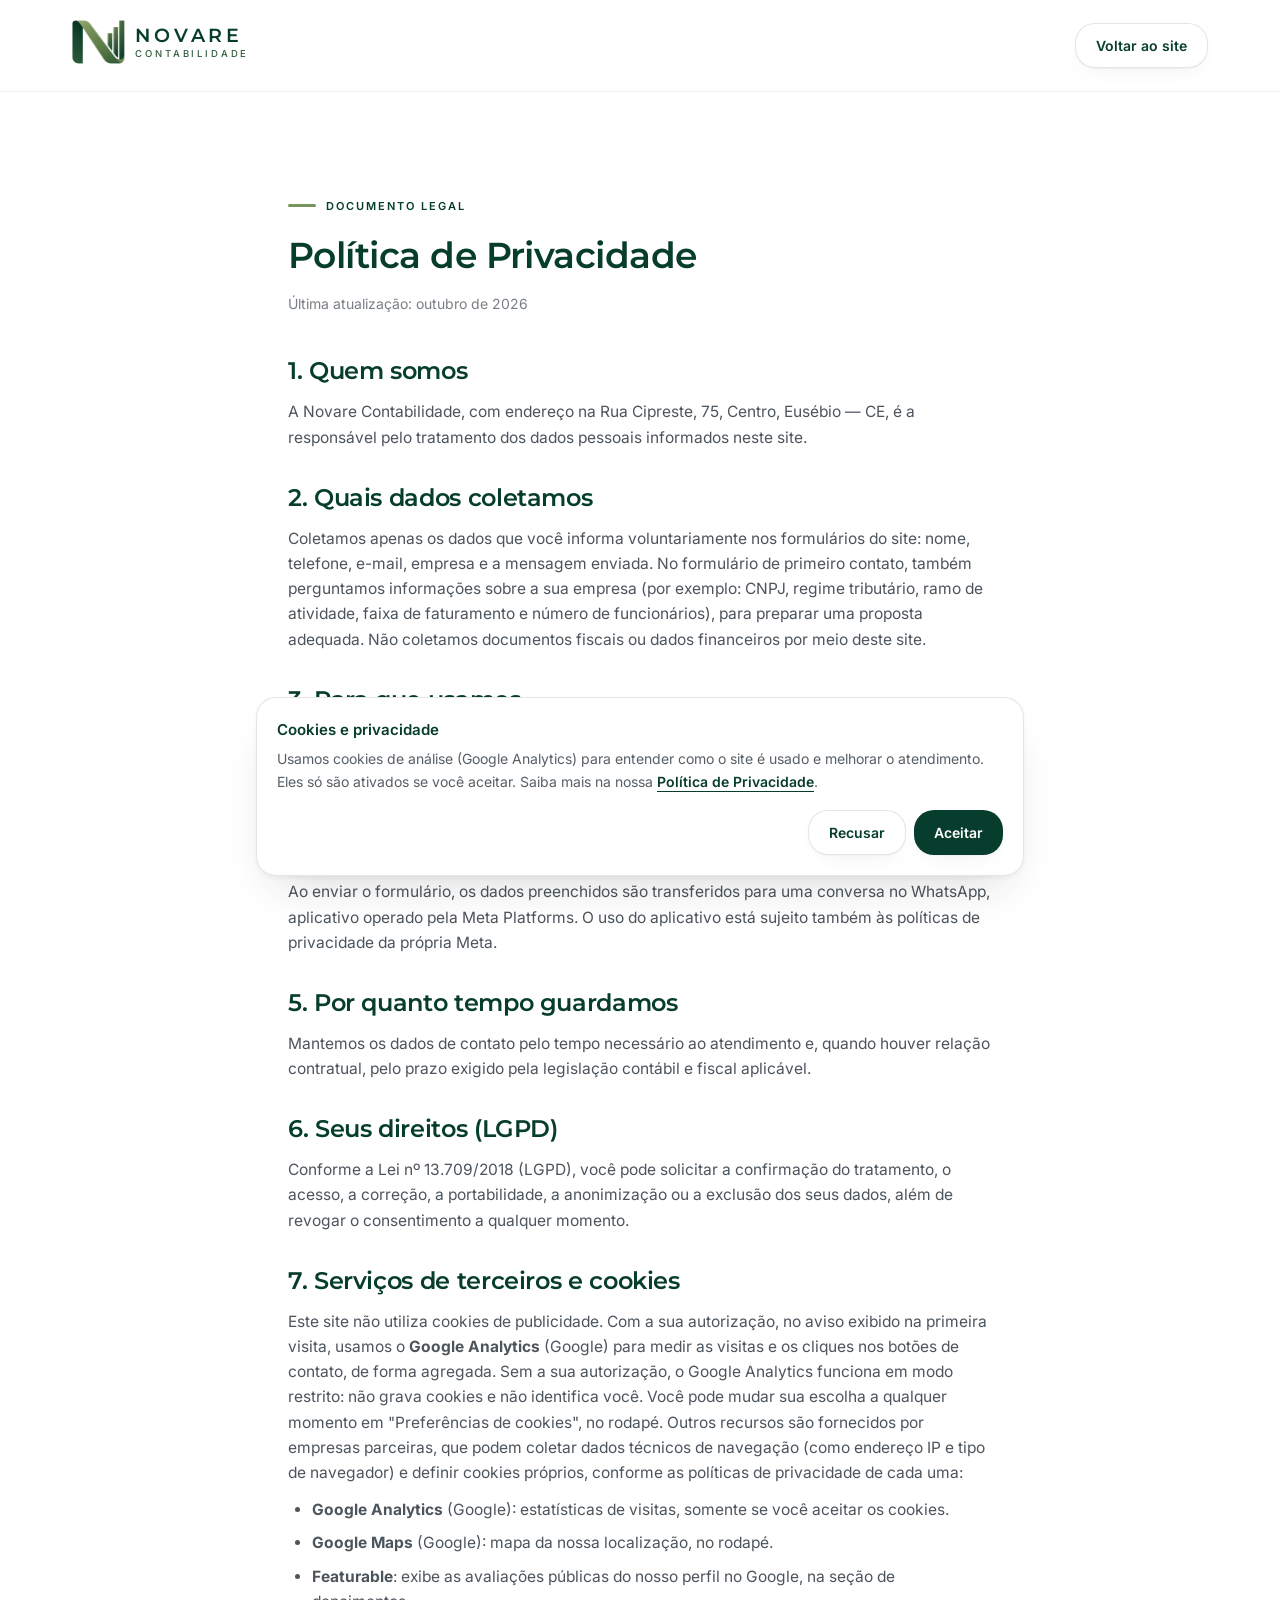
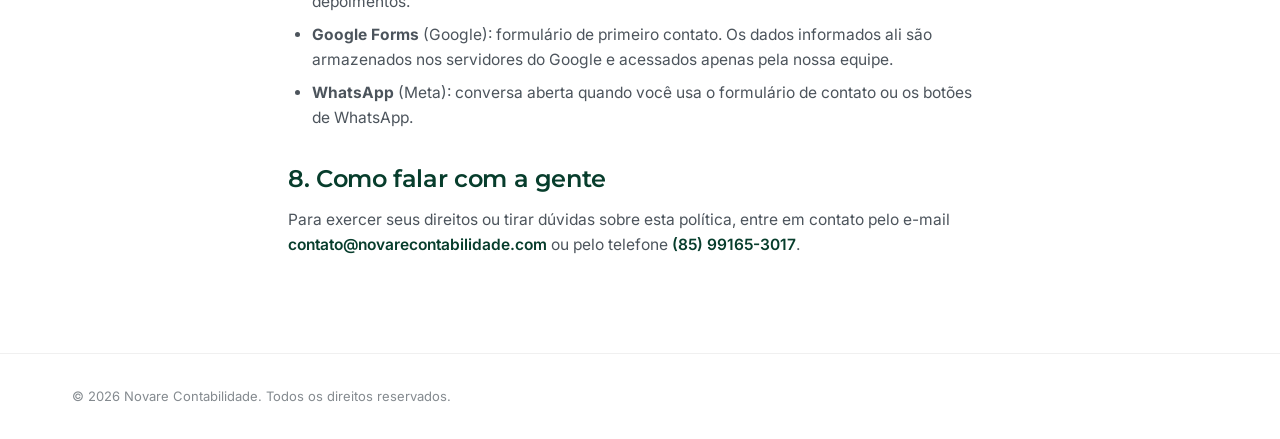
<file: politica-de-privacidade.html>
<!DOCTYPE html><html lang="pt-BR"> <head><meta charset="utf-8"><meta name="viewport" content="width=device-width, initial-scale=1"><meta name="theme-color" content="#073D2C"><title>Política de Privacidade | Novare Contabilidade</title><meta name="description" content="Como a Novare Contabilidade coleta, usa e protege os dados pessoais informados no site."><link rel="canonical" href="https://novarecontabilidade.com/politica-de-privacidade"><meta name="robots" content="index,follow"><meta name="author" content="Novare Contabilidade"><meta property="og:type" content="website"><meta property="og:locale" content="pt_BR"><meta property="og:site_name" content="Novare Contabilidade"><meta property="og:title" content="Política de Privacidade | Novare Contabilidade"><meta property="og:description" content="Como a Novare Contabilidade coleta, usa e protege os dados pessoais informados no site."><meta property="og:url" content="https://novarecontabilidade.com/politica-de-privacidade"><meta property="og:image" content="https://novarecontabilidade.com/assets/img/logo.png"><meta name="twitter:card" content="summary_large_image"><meta name="twitter:title" content="Novare Contabilidade"><meta name="twitter:description" content="Como a Novare Contabilidade coleta, usa e protege os dados pessoais informados no site."><meta name="twitter:image" content="https://novarecontabilidade.com/assets/img/logo.png"><link rel="icon" href="/assets/img/favicon.png" type="image/png"><link rel="apple-touch-icon" href="/assets/img/apple-touch-icon.png"><link rel="preload" href="/assets/fonts/inter-latin-400-normal.woff2" as="font" type="font/woff2" crossorigin><link rel="preload" href="/assets/fonts/cormorant-garamond-latin-600-normal.woff2" as="font" type="font/woff2" crossorigin><link rel="stylesheet" href="/_astro/_modulo_.CmQKac4O.css"></head> <body>  <header class="border-b border-black/[.06] bg-white"> <div class="shell flex items-center justify-between py-5"> <a href="/" aria-label="Voltar ao início"><span class="inline-flex items-center gap-2.5"> <img src="/assets/img/simbolo.png" alt class="h-11 w-auto transition-all duration-300" width="213" height="176"> <span class="flex-col leading-none flex"> <span class="font-display text-[19px] font-semibold uppercase tracking-[.2em] text-novare-900">Novare</span> <span class="mt-1 text-[9.5px] font-medium uppercase tracking-[.3em] text-novare-700">Contabilidade</span> </span> </span></a> <a href="/" class="btn btn-ghost !px-5 !py-2.5 !text-[14px]">Voltar ao site</a> </div> </header> <main class="py-16 lg:py-24"> <div class="shell max-w-3xl"> <span class="eyebrow">Documento legal</span> <h1 class="mt-5 text-3xl font-semibold sm:text-4xl">Política de Privacidade</h1> <p class="mt-4 text-[14px] text-ink/60">Última atualização: outubro de 2026</p> <div class="mt-10 space-y-8 text-[15.5px] leading-relaxed text-ink/80"> <section> <h2 class="text-2xl font-semibold">1. Quem somos</h2> <p class="mt-3">A Novare Contabilidade, com endereço na Rua Cipreste, 75, Centro, Eusébio — CE, é a responsável pelo tratamento dos dados pessoais informados neste site.</p> </section> <section> <h2 class="text-2xl font-semibold">2. Quais dados coletamos</h2> <p class="mt-3">Coletamos apenas os dados que você informa voluntariamente nos formulários do site: nome, telefone, e-mail, empresa e a mensagem enviada. No formulário de primeiro contato, também perguntamos informações sobre a sua empresa (por exemplo: CNPJ, regime tributário, ramo de atividade, faixa de faturamento e número de funcionários), para preparar uma proposta adequada. Não coletamos documentos fiscais ou dados financeiros por meio deste site.</p> </section> <section> <h2 class="text-2xl font-semibold">3. Para que usamos</h2> <p class="mt-3">Os dados são usados exclusivamente para responder ao seu contato, apresentar nossos serviços e, caso haja interesse, dar andamento a uma proposta comercial. Não vendemos nem compartilhamos seus dados com terceiros para fins de marketing.</p> </section> <section> <h2 class="text-2xl font-semibold">4. Envio pelo WhatsApp</h2> <p class="mt-3">Ao enviar o formulário, os dados preenchidos são transferidos para uma conversa no WhatsApp, aplicativo operado pela Meta Platforms. O uso do aplicativo está sujeito também às políticas de privacidade da própria Meta.</p> </section> <section> <h2 class="text-2xl font-semibold">5. Por quanto tempo guardamos</h2> <p class="mt-3">Mantemos os dados de contato pelo tempo necessário ao atendimento e, quando houver relação contratual, pelo prazo exigido pela legislação contábil e fiscal aplicável.</p> </section> <section> <h2 class="text-2xl font-semibold">6. Seus direitos (LGPD)</h2> <p class="mt-3">Conforme a Lei nº 13.709/2018 (LGPD), você pode solicitar a confirmação do tratamento, o acesso, a correção, a portabilidade, a anonimização ou a exclusão dos seus dados, além de revogar o consentimento a qualquer momento.</p> </section> <section> <h2 class="text-2xl font-semibold">7. Serviços de terceiros e cookies</h2> <p class="mt-3">Este site não utiliza cookies de publicidade. Com a sua autorização, no aviso exibido na primeira visita, usamos o <strong>Google Analytics</strong> (Google) para medir as visitas e os cliques nos botões de contato, de forma agregada. Sem a sua autorização, o Google Analytics funciona em modo restrito: não grava cookies e não identifica você. Você pode mudar sua escolha a qualquer momento em "Preferências de cookies", no rodapé. Outros recursos são fornecidos por empresas parceiras, que podem coletar dados técnicos de navegação (como endereço IP e tipo de navegador) e definir cookies próprios, conforme as políticas de privacidade de cada uma:</p> <ul class="mt-3 list-disc space-y-2 pl-6"> <li><strong>Google Analytics</strong> (Google): estatísticas de visitas, somente se você aceitar os cookies.</li> <li><strong>Google Maps</strong> (Google): mapa da nossa localização, no rodapé.</li> <li><strong>Featurable</strong>: exibe as avaliações públicas do nosso perfil no Google, na seção de depoimentos.</li> <li><strong>Google Forms</strong> (Google): formulário de primeiro contato. Os dados informados ali são armazenados nos servidores do Google e acessados apenas pela nossa equipe.</li> <li><strong>WhatsApp</strong> (Meta): conversa aberta quando você usa o formulário de contato ou os botões de WhatsApp.</li> </ul> </section> <section> <h2 class="text-2xl font-semibold">8. Como falar com a gente</h2> <p class="mt-3">
Para exercer seus direitos ou tirar dúvidas sobre esta política, entre em contato pelo e-mail
<a class="font-semibold text-novare underline-offset-4 hover:underline" href="mailto:contato@novarecontabilidade.com">contato@novarecontabilidade.com</a>
ou pelo telefone <a class="font-semibold text-novare underline-offset-4 hover:underline" href="tel:+5585991653017">(85) 99165-3017</a>.
</p> </section> </div> </div> </main> <footer class="border-t border-black/[.06] py-8"> <div class="shell"> <p class="text-[13px] text-ink/55">© 2026 Novare Contabilidade. Todos os direitos reservados.</p> </div> </footer>  <div id="avisoCookies" class="fixed inset-x-3 bottom-3 z-[60] mx-auto hidden max-w-3xl rounded-xl2 border border-black/10 bg-white p-5 shadow-lift sm:inset-x-6 sm:bottom-6" role="dialog" aria-labelledby="avisoCookiesTitulo" aria-live="polite"><p id="avisoCookiesTitulo" class="text-[15px] font-semibold text-novare-900">Cookies e privacidade</p><p class="mt-1.5 text-[14px] leading-relaxed text-ink/75">
Usamos cookies de análise (Google Analytics) para entender como o site é usado e melhorar o atendimento. Eles só são
        ativados se você aceitar. Saiba mais na nossa <a href="/politica-de-privacidade" class="font-semibold text-novare underline underline-offset-4">Política de Privacidade</a>.
</p><div class="mt-4 flex flex-col gap-2 sm:flex-row sm:justify-end"><button type="button" data-cookies="recusar" class="btn btn-ghost !px-5 !py-2.5 !text-[14px]">Recusar</button><button type="button" data-cookies="aceitar" class="btn btn-primary !px-5 !py-2.5 !text-[14px]">Aceitar</button></div></div><script>(function(){const id = "G-SE3JPV86N8";

      window.dataLayer = window.dataLayer || [];
      window.gtag = function () { window.dataLayer.push(arguments); };
      window.gtag("consent", "default", {
        analytics_storage: "denied",
        ad_storage: "denied",
        ad_user_data: "denied",
        ad_personalization: "denied",
        wait_for_update: 500,
      });
      try { if (localStorage.getItem("novare-cookies-v1") === "aceito") window.gtag("consent", "update", { analytics_storage: "granted" }); } catch (e) {}
      window.gtag("js", new Date());
      window.gtag("config", id);
    })();</script><script async src="https://www.googletagmanager.com/gtag/js?id=G-SE3JPV86N8"></script><script>
      (function () {
        var CHAVE = "novare-cookies-v1";
        var aviso = document.getElementById("avisoCookies");
        function ler() { try { return localStorage.getItem(CHAVE); } catch (e) { return null; } }
        function gravar(v) { try { localStorage.setItem(CHAVE, v); } catch (e) {} }
        function aceitou() { return ler() === "aceito"; }

        // Eventos de conversão: só para quem aceitou os cookies
        document.addEventListener("click", function (e) {
          if (!aceitou()) return;
          var a = e.target.closest && e.target.closest("a[href]");
          if (!a) return;
          var h = a.getAttribute("href") || "";
          var ev = h.indexOf("wa.me") > -1 ? "clique_whatsapp"
            : h.indexOf("tel:") === 0 ? "clique_telefone"
            : h.indexOf("mailto:") === 0 ? "clique_email"
            : h.indexOf("forms.gle") > -1 ? "clique_formulario" : null;
          if (ev) window.gtag("event", ev, { local: location.pathname });
        });

        function decidir(v) {
          gravar(v);
          aviso.classList.add("hidden");
          window.gtag("consent", "update", { analytics_storage: v === "aceito" ? "granted" : "denied" });
        }
        aviso.addEventListener("click", function (e) {
          var b = e.target.closest("[data-cookies]");
          if (b) decidir(b.getAttribute("data-cookies") === "aceitar" ? "aceito" : "recusado");
        });
        // Link "Preferências de cookies" do rodapé reabre o aviso
        document.addEventListener("click", function (e) {
          if (e.target.closest && e.target.closest("[data-abrir-cookies]")) { e.preventDefault(); aviso.classList.remove("hidden"); }
        });

        var escolha = ler();
        if (escolha !== "aceito" && escolha !== "recusado") aviso.classList.remove("hidden");
      })();
    </script>  </body> </html>
</file>
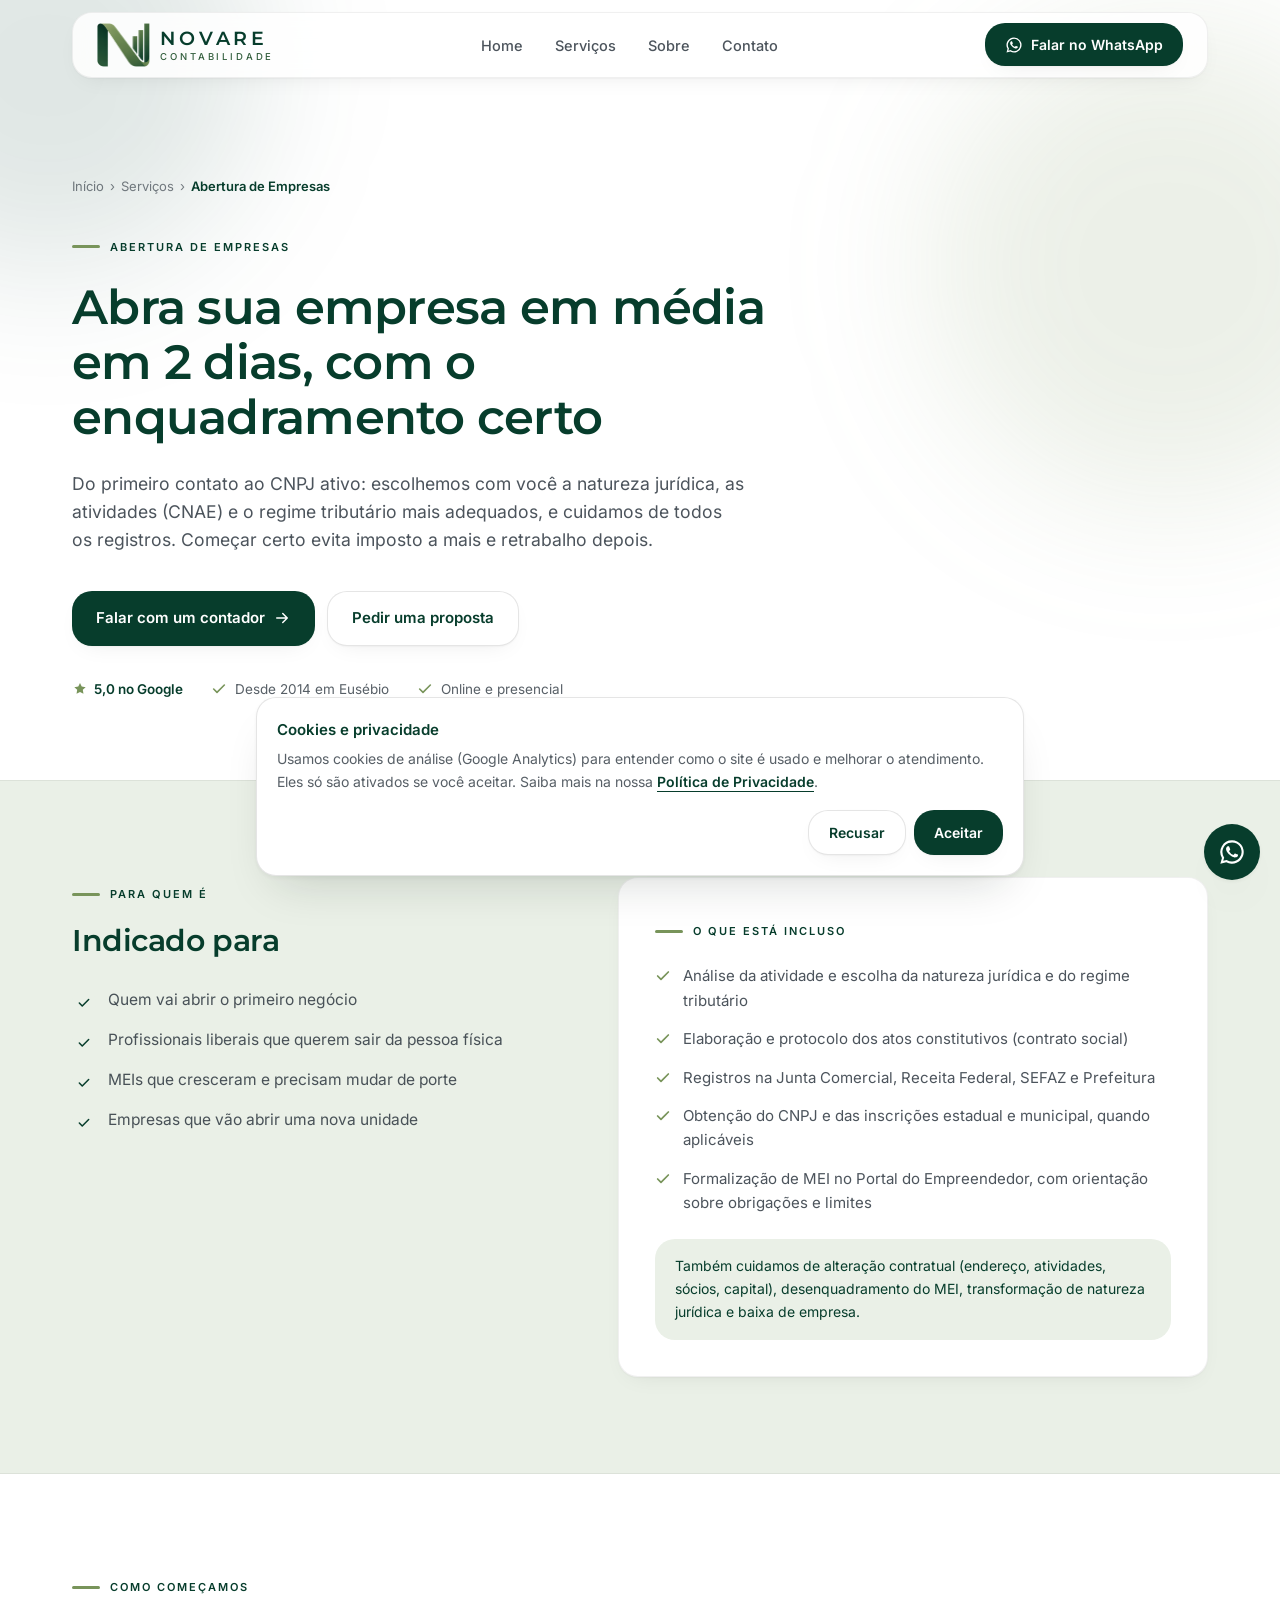
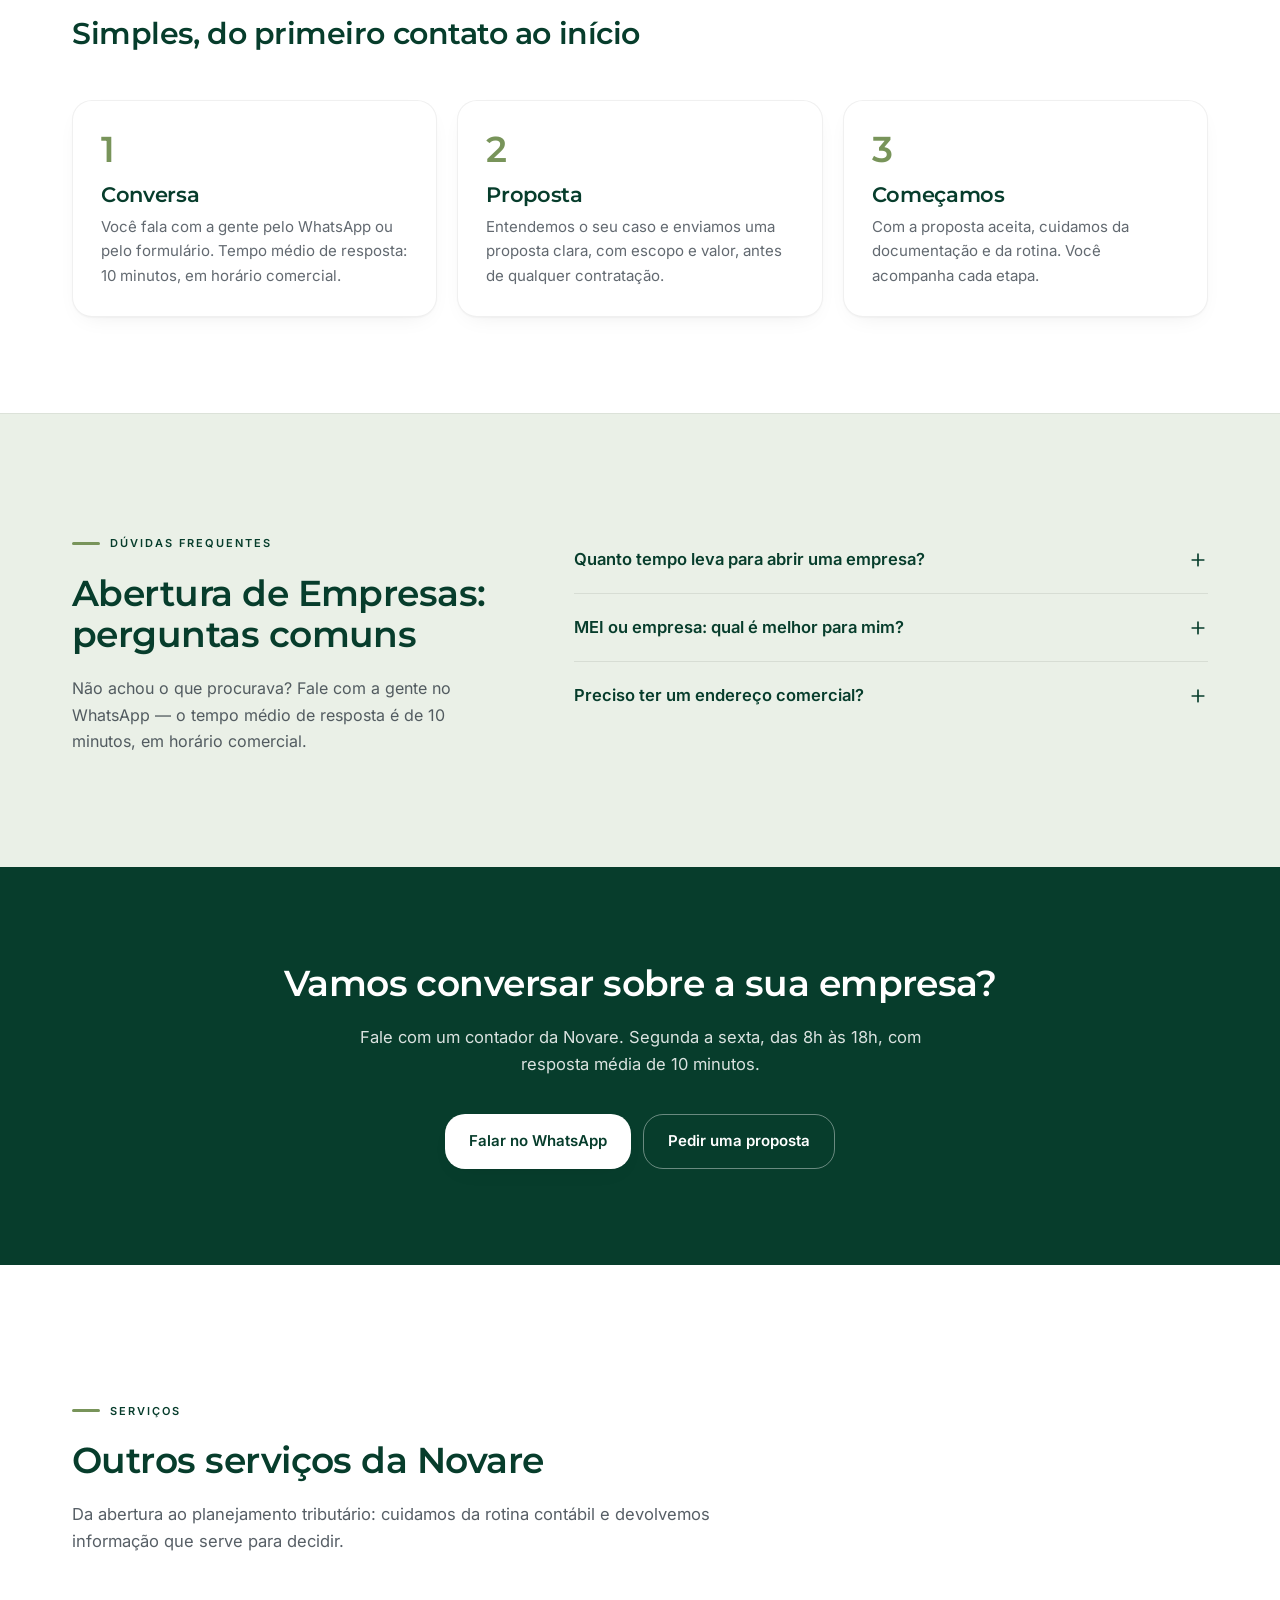
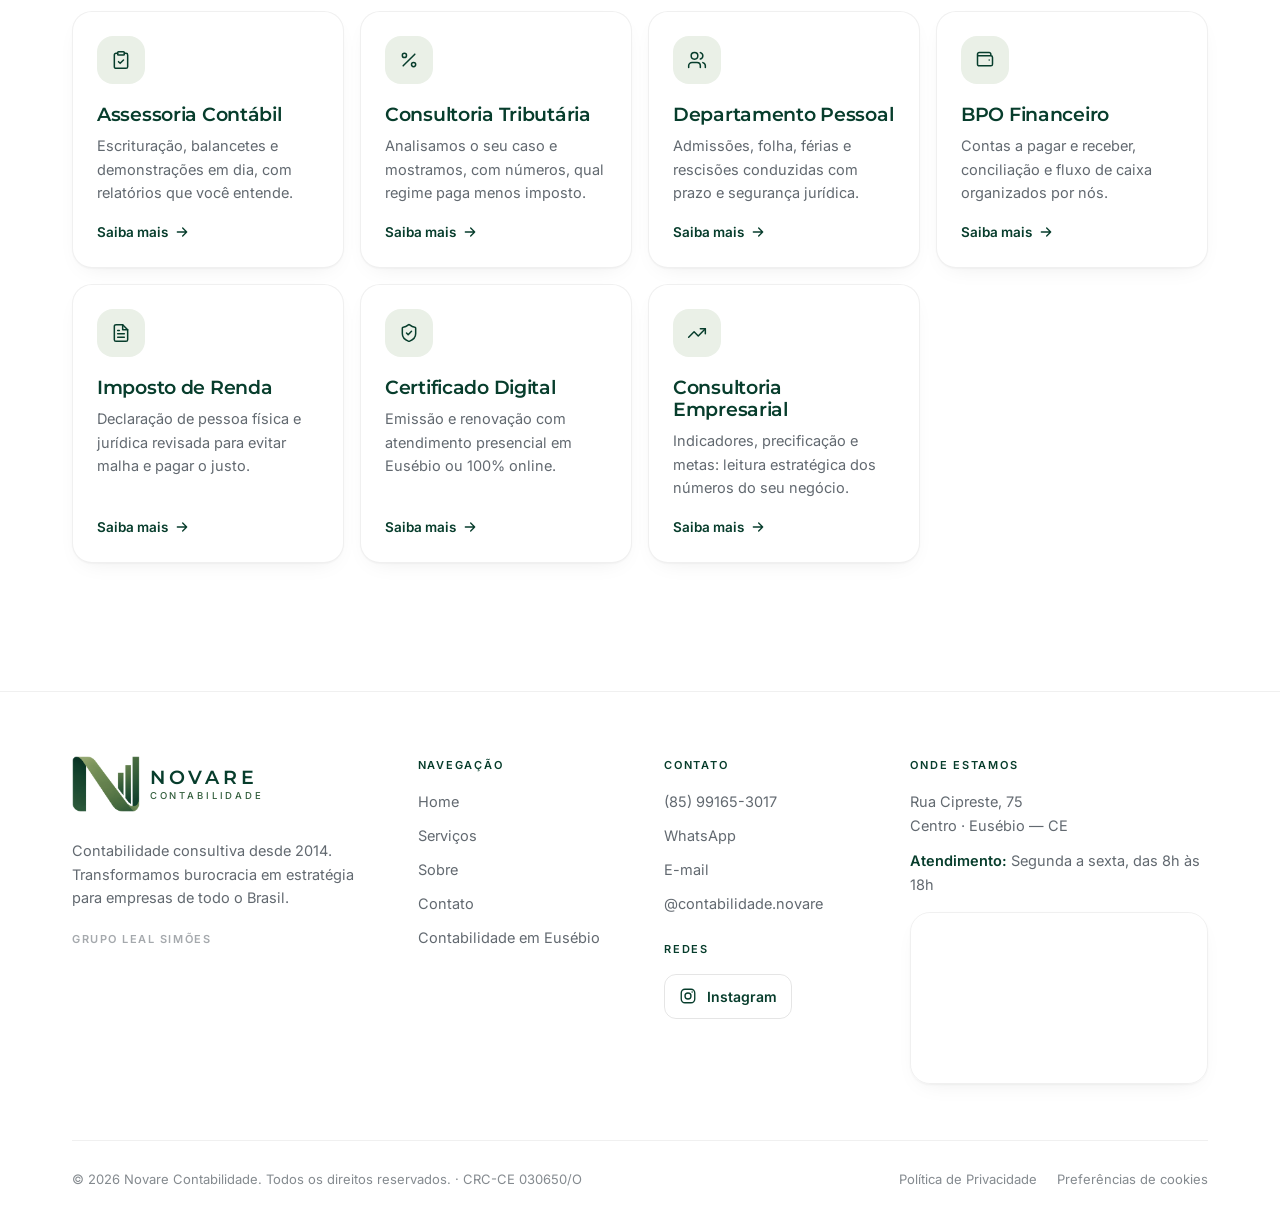
<file: servicos/abertura-de-empresas.html>
<!DOCTYPE html><html lang="pt-BR"> <head><meta charset="utf-8"><meta name="viewport" content="width=device-width, initial-scale=1"><meta name="theme-color" content="#073D2C"><title>Abertura de Empresas | Novare Contabilidade</title><meta name="description" content="Do primeiro contato ao CNPJ ativo: escolhemos com você a natureza jurídica, as atividades (CNAE) e o regime tributário mais adequados, e cuidamos de todos…"><link rel="canonical" href="https://novarecontabilidade.com/servicos/abertura-de-empresas"><meta name="robots" content="index,follow"><meta name="author" content="Novare Contabilidade"><meta property="og:type" content="website"><meta property="og:locale" content="pt_BR"><meta property="og:site_name" content="Novare Contabilidade"><meta property="og:title" content="Abertura de Empresas | Novare Contabilidade"><meta property="og:description" content="Do primeiro contato ao CNPJ ativo: escolhemos com você a natureza jurídica, as atividades (CNAE) e o regime tributário mais adequados, e cuidamos de todos…"><meta property="og:url" content="https://novarecontabilidade.com/servicos/abertura-de-empresas"><meta property="og:image" content="https://novarecontabilidade.com/assets/img/logo.png"><meta name="twitter:card" content="summary_large_image"><meta name="twitter:title" content="Novare Contabilidade"><meta name="twitter:description" content="Do primeiro contato ao CNPJ ativo: escolhemos com você a natureza jurídica, as atividades (CNAE) e o regime tributário mais adequados, e cuidamos de todos…"><meta name="twitter:image" content="https://novarecontabilidade.com/assets/img/logo.png"><link rel="icon" href="/assets/img/favicon.png" type="image/png"><link rel="apple-touch-icon" href="/assets/img/apple-touch-icon.png"><link rel="preload" href="/assets/fonts/inter-latin-400-normal.woff2" as="font" type="font/woff2" crossorigin><link rel="preload" href="/assets/fonts/cormorant-garamond-latin-600-normal.woff2" as="font" type="font/woff2" crossorigin><link rel="stylesheet" href="/assets/css/aos.css"><link rel="stylesheet" href="/_astro/_modulo_.CmQKac4O.css"></head> <body>  <a href="#hero" class="sr-only focus:not-sr-only focus:absolute focus:left-4 focus:top-4 focus:z-[100] focus:rounded-xl2 focus:bg-novare focus:px-5 focus:py-3 focus:text-white">Pular para o conteúdo</a> <!-- =========================================================
     NAVBAR — fixa, encolhe ao rolar
     ========================================================= --><header id="nav" class="fixed inset-x-0 top-0 z-50 transition-all duration-300"> <div class="shell"> <nav class="mt-3 flex items-center justify-between rounded-xl2 border border-black/[.06] bg-white/85 px-4 py-2.5 shadow-soft backdrop-blur-xl transition-all duration-300 sm:px-6" id="navbar" aria-label="Principal"> <a href="/" class="flex items-center gap-2" aria-label="Novare Contabilidade — início"> <span class="inline-flex items-center gap-2.5"> <img src="/assets/img/simbolo.png" alt="Novare Contabilidade" id="navLogo" class="h-11 w-auto transition-all duration-300" width="213" height="176"> <span class="flex-col leading-none hidden sm:flex" aria-hidden="true"> <span class="font-display text-[19px] font-semibold uppercase tracking-[.2em] text-novare-900">Novare</span> <span class="mt-1 text-[9.5px] font-medium uppercase tracking-[.3em] text-novare-700">Contabilidade</span> </span> </span> </a> <ul class="hidden items-center gap-8 lg:flex"> <li><a href="/#hero" class="nav-link text-[14.5px] font-medium text-ink/80 transition hover:text-novare">Home</a></li> <li><a href="/#servicos" class="nav-link text-[14.5px] font-medium text-ink/80 transition hover:text-novare">Serviços</a></li> <li><a href="/#sobre" class="nav-link text-[14.5px] font-medium text-ink/80 transition hover:text-novare">Sobre</a></li> <li><a href="/#contato" class="nav-link text-[14.5px] font-medium text-ink/80 transition hover:text-novare">Contato</a></li> </ul> <div class="flex items-center gap-2"> <a href="https://wa.me/5585991653017?text=Ol%C3%A1!%20Vim%20pelo%20site%20da%20Novare%20e%20quero%20falar%20com%20um%20especialista." target="_blank" rel="noopener" class="btn btn-primary !px-5 !py-2.5 !text-[14px]"> <svg viewBox="0 0 24 24" class="h-[18px] w-[18px]" fill="currentColor" aria-hidden="true"><path d="M12 2a10 10 0 0 0-8.6 15.1L2 22l5.1-1.3A10 10 0 1 0 12 2Zm0 18.2a8.2 8.2 0 0 1-4.2-1.2l-.3-.2-3 .8.8-2.9-.2-.3A8.2 8.2 0 1 1 12 20.2Zm4.5-6.1c-.2-.1-1.5-.7-1.7-.8-.2-.1-.4-.1-.6.1l-.8.9c-.1.2-.3.2-.5.1a6.7 6.7 0 0 1-3.3-2.9c-.1-.2 0-.4.1-.5l.4-.5c.1-.2.2-.3.3-.5v-.5c0-.2-.6-1.5-.8-2-.2-.5-.4-.4-.6-.4h-.5c-.2 0-.5.1-.7.3-.3.3-.9.9-.9 2.1s.9 2.5 1 2.6c.1.2 1.8 2.8 4.4 3.9 1.6.7 2.2.7 3 .6.5-.1 1.5-.6 1.7-1.2.2-.6.2-1.1.2-1.2-.1-.1-.3-.2-.5-.3Z"></path></svg> <span class="hidden sm:inline">Falar no WhatsApp</span><span class="sm:hidden">WhatsApp</span> </a> <button id="menuBtn" class="rounded-xl2 border border-black/10 p-2.5 lg:hidden" aria-label="Abrir menu" aria-expanded="false" aria-controls="mobileMenu"> <svg viewBox="0 0 24 24" class="h-5 w-5" fill="none" stroke="currentColor" stroke-width="2" stroke-linecap="round"><path d="M4 7h16M4 12h16M4 17h16"></path></svg> </button> </div> </nav> <!-- Menu mobile --> <div id="mobileMenu" class="mt-2 hidden overflow-hidden rounded-xl2 border border-black/[.06] bg-white/95 shadow-lift backdrop-blur-xl lg:hidden"> <a href="/#hero" class="block border-b border-black/5 px-6 py-4 font-medium">Home</a> <a href="/#servicos" class="block border-b border-black/5 px-6 py-4 font-medium">Serviços</a> <a href="/#sobre" class="block border-b border-black/5 px-6 py-4 font-medium">Sobre</a> <a href="/#contato" class="block px-6 py-4 font-medium">Contato</a> </div> </div> </header> <main> <!-- TOPO --> <section id="hero" class="relative overflow-hidden pb-16 pt-36 sm:pt-40 lg:pb-20 lg:pt-44"> <div class="aura -left-40 top-[-8rem] h-[26rem] w-[26rem]" style="background:rgba(7,61,44,.12)" aria-hidden="true"></div> <div class="aura right-[-8rem] top-10 h-[30rem] w-[30rem]" style="background:rgba(120,148,90,.14)" aria-hidden="true"></div> <div class="shell relative"> <nav aria-label="Você está em" class="text-[13px] text-ink/60" data-hero="1"> <ol class="flex flex-wrap items-center gap-1.5"> <li><a href="/" class="underline-offset-4 hover:text-novare hover:underline">Início</a></li> <li aria-hidden="true">›</li> <li><a href="/#servicos" class="underline-offset-4 hover:text-novare hover:underline">Serviços</a></li> <li aria-hidden="true">›</li> <li aria-current="page" class="font-semibold text-novare-900">Abertura de Empresas</li> </ol> </nav> <div class="mt-8 max-w-3xl"> <span class="eyebrow" data-hero="1">Abertura de Empresas</span> <h1 class="mt-6 text-[1.95rem] font-semibold sm:text-4xl lg:text-[3rem]" data-hero="2">Abra sua empresa em média em 2 dias, com o enquadramento certo</h1> <p class="mt-6 max-w-2xl text-[17.5px] leading-relaxed text-ink/80" data-hero="3">Do primeiro contato ao CNPJ ativo: escolhemos com você a natureza jurídica, as atividades (CNAE) e o regime tributário mais adequados, e cuidamos de todos os registros. Começar certo evita imposto a mais e retrabalho depois.</p> <div class="mt-9 flex flex-col gap-3 sm:flex-row" data-hero="4"> <a href="https://wa.me/5585991653017?text=Ol%C3%A1!%20Vim%20pelo%20site%20da%20Novare%20e%20quero%20abrir%20uma%20empresa." target="_blank" rel="noopener" class="btn btn-primary">
Falar com um contador
<svg viewBox="0 0 24 24" class="h-[18px] w-[18px]" fill="none" stroke="currentColor" stroke-width="2" stroke-linecap="round" stroke-linejoin="round" aria-hidden="true"><path d="M5 12h14M13 6l6 6-6 6"></path></svg> </a> <a href="https://forms.gle/xrWo5tuarYDa1hu17" target="_blank" rel="noopener" class="btn btn-ghost">Pedir uma proposta</a> </div> <div class="mt-8 flex flex-wrap items-center gap-x-7 gap-y-3 text-[13.5px] text-ink/75" data-hero="5"> <a href="https://search.google.com/local/reviews?placeid=ChIJ4e3_BDpaxwcRgv1FIwcXdKU" target="_blank" rel="noopener" class="inline-flex items-center gap-1.5 font-semibold text-novare-900 underline-offset-4 hover:underline"> <svg viewBox="0 0 24 24" class="h-4 w-4 text-olive" fill="currentColor" aria-hidden="true"><path d="m12 3 2.6 5.4 5.9.8-4.3 4.1 1 5.9-5.2-2.8-5.2 2.8 1-5.9L3.5 9.2l5.9-.8z"></path></svg> 5,0 no Google
</a> <span class="inline-flex items-center gap-2"><svg viewBox="0 0 24 24" class="h-4 w-4 text-olive" fill="none" stroke="currentColor" stroke-width="2.4" stroke-linecap="round" stroke-linejoin="round" aria-hidden="true"><path d="m4 12 5 5L20 6"/></svg> Desde 2014 em Eusébio</span> <span class="inline-flex items-center gap-2"><svg viewBox="0 0 24 24" class="h-4 w-4 text-olive" fill="none" stroke="currentColor" stroke-width="2.4" stroke-linecap="round" stroke-linejoin="round" aria-hidden="true"><path d="m4 12 5 5L20 6"/></svg> Online e presencial</span> </div> </div> </div> </section> <!-- PARA QUEM É + O QUE ESTÁ INCLUSO --> <section class="border-y border-black/[.06] bg-mist py-20 lg:py-24"> <div class="shell grid gap-10 lg:grid-cols-[.9fr_1.1fr] lg:gap-16"> <div data-aos="fade-right"> <span class="eyebrow">Para quem é</span> <h2 class="mt-5 text-2xl font-semibold sm:text-3xl">Indicado para</h2> <ul class="mt-7 space-y-3"> <li class="flex items-start gap-3 text-[15.5px] text-ink/80"> <span class="mt-1 grid h-6 w-6 shrink-0 place-items-center rounded-full bg-olive-50 text-novare"> <svg viewBox="0 0 24 24" class="h-3.5 w-3.5" fill="none" stroke="currentColor" stroke-width="2.6" stroke-linecap="round" stroke-linejoin="round" aria-hidden="true"><path d="m4 12 5 5L20 6"/></svg> </span> Quem vai abrir o primeiro negócio </li><li class="flex items-start gap-3 text-[15.5px] text-ink/80"> <span class="mt-1 grid h-6 w-6 shrink-0 place-items-center rounded-full bg-olive-50 text-novare"> <svg viewBox="0 0 24 24" class="h-3.5 w-3.5" fill="none" stroke="currentColor" stroke-width="2.6" stroke-linecap="round" stroke-linejoin="round" aria-hidden="true"><path d="m4 12 5 5L20 6"/></svg> </span> Profissionais liberais que querem sair da pessoa física </li><li class="flex items-start gap-3 text-[15.5px] text-ink/80"> <span class="mt-1 grid h-6 w-6 shrink-0 place-items-center rounded-full bg-olive-50 text-novare"> <svg viewBox="0 0 24 24" class="h-3.5 w-3.5" fill="none" stroke="currentColor" stroke-width="2.6" stroke-linecap="round" stroke-linejoin="round" aria-hidden="true"><path d="m4 12 5 5L20 6"/></svg> </span> MEIs que cresceram e precisam mudar de porte </li><li class="flex items-start gap-3 text-[15.5px] text-ink/80"> <span class="mt-1 grid h-6 w-6 shrink-0 place-items-center rounded-full bg-olive-50 text-novare"> <svg viewBox="0 0 24 24" class="h-3.5 w-3.5" fill="none" stroke="currentColor" stroke-width="2.6" stroke-linecap="round" stroke-linejoin="round" aria-hidden="true"><path d="m4 12 5 5L20 6"/></svg> </span> Empresas que vão abrir uma nova unidade </li> </ul> </div> <div class="card p-7 sm:p-9" data-aos="fade-left"> <span class="eyebrow">O que está incluso</span> <ul class="mt-6 space-y-3.5"> <li class="flex items-start gap-3 text-[15px] leading-relaxed text-ink/80"> <svg viewBox="0 0 24 24" class="mt-1 h-4 w-4 shrink-0 text-olive" fill="none" stroke="currentColor" stroke-width="2.6" stroke-linecap="round" stroke-linejoin="round" aria-hidden="true"><path d="m4 12 5 5L20 6"/></svg> Análise da atividade e escolha da natureza jurídica e do regime tributário </li><li class="flex items-start gap-3 text-[15px] leading-relaxed text-ink/80"> <svg viewBox="0 0 24 24" class="mt-1 h-4 w-4 shrink-0 text-olive" fill="none" stroke="currentColor" stroke-width="2.6" stroke-linecap="round" stroke-linejoin="round" aria-hidden="true"><path d="m4 12 5 5L20 6"/></svg> Elaboração e protocolo dos atos constitutivos (contrato social) </li><li class="flex items-start gap-3 text-[15px] leading-relaxed text-ink/80"> <svg viewBox="0 0 24 24" class="mt-1 h-4 w-4 shrink-0 text-olive" fill="none" stroke="currentColor" stroke-width="2.6" stroke-linecap="round" stroke-linejoin="round" aria-hidden="true"><path d="m4 12 5 5L20 6"/></svg> Registros na Junta Comercial, Receita Federal, SEFAZ e Prefeitura </li><li class="flex items-start gap-3 text-[15px] leading-relaxed text-ink/80"> <svg viewBox="0 0 24 24" class="mt-1 h-4 w-4 shrink-0 text-olive" fill="none" stroke="currentColor" stroke-width="2.6" stroke-linecap="round" stroke-linejoin="round" aria-hidden="true"><path d="m4 12 5 5L20 6"/></svg> Obtenção do CNPJ e das inscrições estadual e municipal, quando aplicáveis </li><li class="flex items-start gap-3 text-[15px] leading-relaxed text-ink/80"> <svg viewBox="0 0 24 24" class="mt-1 h-4 w-4 shrink-0 text-olive" fill="none" stroke="currentColor" stroke-width="2.6" stroke-linecap="round" stroke-linejoin="round" aria-hidden="true"><path d="m4 12 5 5L20 6"/></svg> Formalização de MEI no Portal do Empreendedor, com orientação sobre obrigações e limites </li> </ul> <p class="mt-6 rounded-xl2 bg-olive-50 px-5 py-4 text-[14px] leading-relaxed text-novare-900">Também cuidamos de alteração contratual (endereço, atividades, sócios, capital), desenquadramento do MEI, transformação de natureza jurídica e baixa de empresa.</p> </div> </div> </section> <!-- COMO COMEÇAMOS --> <section class="py-20 lg:py-24"> <div class="shell"> <div class="max-w-2xl" data-aos="fade-up"> <span class="eyebrow">Como começamos</span> <h2 class="mt-5 text-2xl font-semibold sm:text-3xl">Simples, do primeiro contato ao início</h2> </div> <ol class="mt-12 grid gap-5 md:grid-cols-3"> <li class="card p-7" data-aos="fade-up"> <span class="font-display text-4xl font-semibold text-olive [font-variant-numeric:lining-nums]">1</span> <h3 class="mt-3 text-[21px] font-semibold">Conversa</h3> <p class="mt-2 text-[15px] leading-relaxed text-ink/70">Você fala com a gente pelo WhatsApp ou pelo formulário. Tempo médio de resposta: 10 minutos, em horário comercial.</p> </li><li class="card p-7" data-aos="fade-up" data-aos-delay="80"> <span class="font-display text-4xl font-semibold text-olive [font-variant-numeric:lining-nums]">2</span> <h3 class="mt-3 text-[21px] font-semibold">Proposta</h3> <p class="mt-2 text-[15px] leading-relaxed text-ink/70">Entendemos o seu caso e enviamos uma proposta clara, com escopo e valor, antes de qualquer contratação.</p> </li><li class="card p-7" data-aos="fade-up" data-aos-delay="160"> <span class="font-display text-4xl font-semibold text-olive [font-variant-numeric:lining-nums]">3</span> <h3 class="mt-3 text-[21px] font-semibold">Começamos</h3> <p class="mt-2 text-[15px] leading-relaxed text-ink/70">Com a proposta aceita, cuidamos da documentação e da rotina. Você acompanha cada etapa.</p> </li> </ol> </div> </section> <!-- =========================================================
     FAQ
     ========================================================= --><section class="border-t border-black/[.06] bg-mist py-24 lg:py-28"> <div class="shell"> <div class="grid gap-12 lg:grid-cols-[.8fr_1.2fr] lg:gap-20"> <div data-aos="fade-right"> <span class="eyebrow">Dúvidas frequentes</span> <h2 class="mt-5 text-3xl font-semibold sm:text-4xl">Abertura de Empresas:<br class="hidden sm:block"> perguntas comuns</h2> <p class="mt-5 text-[16px] text-ink/75">Não achou o que procurava? Fale com a gente no WhatsApp — o tempo médio de resposta é de 10 minutos, em horário comercial.</p> </div> <div class="divide-y divide-black/[.08]" data-aos="fade-left"> <div class="faq-item"> <button class="faq-btn" aria-expanded="false"> <span class="text-[16.5px] font-semibold text-novare-900">Quanto tempo leva para abrir uma empresa?</span> <svg class="faq-chevron h-5 w-5 shrink-0 text-novare transition-transform duration-300" viewBox="0 0 24 24" fill="none" stroke="currentColor" stroke-width="2" stroke-linecap="round" aria-hidden="true"><path d="M12 5v14M5 12h14"></path></svg> </button> <div class="faq-panel"><div><p class="pb-5 pr-10 text-[15px] leading-relaxed text-ink/75">Em média, 2 dias. O prazo exato depende da atividade, do município e das licenças exigidas; assim que entendemos o seu caso, informamos uma estimativa realista.</p></div></div> </div><div class="faq-item"> <button class="faq-btn" aria-expanded="false"> <span class="text-[16.5px] font-semibold text-novare-900">MEI ou empresa: qual é melhor para mim?</span> <svg class="faq-chevron h-5 w-5 shrink-0 text-novare transition-transform duration-300" viewBox="0 0 24 24" fill="none" stroke="currentColor" stroke-width="2" stroke-linecap="round" aria-hidden="true"><path d="M12 5v14M5 12h14"></path></svg> </button> <div class="faq-panel"><div><p class="pb-5 pr-10 text-[15px] leading-relaxed text-ink/75">Depende da atividade, do faturamento previsto e de ter ou não sócios e funcionários. Fazemos essa análise antes de abrir, para você começar no formato certo.</p></div></div> </div><div class="faq-item"> <button class="faq-btn" aria-expanded="false"> <span class="text-[16.5px] font-semibold text-novare-900">Preciso ter um endereço comercial?</span> <svg class="faq-chevron h-5 w-5 shrink-0 text-novare transition-transform duration-300" viewBox="0 0 24 24" fill="none" stroke="currentColor" stroke-width="2" stroke-linecap="round" aria-hidden="true"><path d="M12 5v14M5 12h14"></path></svg> </button> <div class="faq-panel"><div><p class="pb-5 pr-10 text-[15px] leading-relaxed text-ink/75">Depende da atividade e das regras do município. Verificamos isso na análise inicial e orientamos qual endereço pode ser usado.</p></div></div> </div> </div> </div> </div> <script type="application/ld+json">{"@context":"https://schema.org","@type":"FAQPage","mainEntity":[{"@type":"Question","name":"Quanto tempo leva para abrir uma empresa?","acceptedAnswer":{"@type":"Answer","text":"Em média, 2 dias. O prazo exato depende da atividade, do município e das licenças exigidas; assim que entendemos o seu caso, informamos uma estimativa realista."}},{"@type":"Question","name":"MEI ou empresa: qual é melhor para mim?","acceptedAnswer":{"@type":"Answer","text":"Depende da atividade, do faturamento previsto e de ter ou não sócios e funcionários. Fazemos essa análise antes de abrir, para você começar no formato certo."}},{"@type":"Question","name":"Preciso ter um endereço comercial?","acceptedAnswer":{"@type":"Answer","text":"Depende da atividade e das regras do município. Verificamos isso na análise inicial e orientamos qual endereço pode ser usado."}}]}</script> </section> <!-- CHAMADA FINAL --> <section class="relative overflow-hidden py-20 text-white lg:py-24" style="background:#073D2C"> <div class="shell relative text-center"> <h2 class="mx-auto max-w-3xl text-3xl font-semibold !text-white sm:text-4xl">Vamos conversar sobre a sua empresa?</h2> <p class="mx-auto mt-5 max-w-xl text-[16.5px] text-white/85">
Fale com um contador da Novare. Segunda a sexta, das 8h às 18h, com resposta média de 10 minutos.
</p> <div class="mt-9 flex flex-col justify-center gap-3 sm:flex-row"> <a href="https://wa.me/5585991653017?text=Ol%C3%A1!%20Vim%20pelo%20site%20da%20Novare%20e%20quero%20abrir%20uma%20empresa." target="_blank" rel="noopener" class="btn bg-white text-novare-900 shadow-soft hover:-translate-y-0.5">Falar no WhatsApp</a> <a href="https://forms.gle/xrWo5tuarYDa1hu17" target="_blank" rel="noopener" class="btn border border-white/40 text-white hover:-translate-y-0.5 hover:bg-white/10">Pedir uma proposta</a> </div> </div> </section> <!-- =========================================================
     SERVIÇOS
     ========================================================= --><section id="servicos" class="scroll-mt-28 py-24 lg:py-32"> <div class="shell"> <div class="max-w-2xl" data-aos="fade-up"> <span class="eyebrow">Serviços</span> <h2 class="mt-5 text-3xl font-semibold sm:text-4xl">Outros serviços da Novare</h2> <p class="mt-5 text-[16.5px] text-ink/75">Da abertura ao planejamento tributário: cuidamos da rotina contábil e devolvemos informação que serve para decidir.</p> </div> <div class="mt-14 grid gap-4 sm:grid-cols-2 lg:grid-cols-4"> <a href="/servicos/assessoria-contabil" class="card card-hover group flex flex-col p-6" data-aos="fade-up"> <span class="grid h-12 w-12 place-items-center rounded-2xl bg-olive-50 text-novare transition-colors duration-300 group-hover:bg-novare group-hover:text-white"> <svg viewBox="0 0 24 24" class="h-5 w-5" fill="none" stroke="currentColor" stroke-width="1.8" stroke-linecap="round" stroke-linejoin="round" aria-hidden="true"><rect x="8" y="2" width="8" height="4" rx="1"/><path d="M16 4h2a2 2 0 0 1 2 2v14a2 2 0 0 1-2 2H6a2 2 0 0 1-2-2V6a2 2 0 0 1 2-2h2"/><path d="m9 14 2 2 4-4"/></svg> </span> <h3 class="mt-5 text-[19px] font-semibold">Assessoria Contábil</h3> <p class="mt-2 flex-1 text-[14.5px] leading-relaxed text-ink/70">Escrituração, balancetes e demonstrações em dia, com relatórios que você entende.</p> <span class="mt-4 inline-flex items-center gap-1.5 text-[13.5px] font-semibold text-novare">
Saiba mais
<svg viewBox="0 0 24 24" class="h-4 w-4 transition-transform duration-300 group-hover:translate-x-0.5" fill="none" stroke="currentColor" stroke-width="2" stroke-linecap="round" stroke-linejoin="round" aria-hidden="true"><path d="M5 12h14M13 6l6 6-6 6"></path></svg> </span> </a><a href="/servicos/consultoria-tributaria" class="card card-hover group flex flex-col p-6" data-aos="fade-up" data-aos-delay="60"> <span class="grid h-12 w-12 place-items-center rounded-2xl bg-olive-50 text-novare transition-colors duration-300 group-hover:bg-novare group-hover:text-white"> <svg viewBox="0 0 24 24" class="h-5 w-5" fill="none" stroke="currentColor" stroke-width="1.8" stroke-linecap="round" stroke-linejoin="round" aria-hidden="true"><path d="M19 5 5 19"/><circle cx="6.5" cy="6.5" r="2.5"/><circle cx="17.5" cy="17.5" r="2.5"/></svg> </span> <h3 class="mt-5 text-[19px] font-semibold">Consultoria Tributária</h3> <p class="mt-2 flex-1 text-[14.5px] leading-relaxed text-ink/70">Analisamos o seu caso e mostramos, com números, qual regime paga menos imposto.</p> <span class="mt-4 inline-flex items-center gap-1.5 text-[13.5px] font-semibold text-novare">
Saiba mais
<svg viewBox="0 0 24 24" class="h-4 w-4 transition-transform duration-300 group-hover:translate-x-0.5" fill="none" stroke="currentColor" stroke-width="2" stroke-linecap="round" stroke-linejoin="round" aria-hidden="true"><path d="M5 12h14M13 6l6 6-6 6"></path></svg> </span> </a><a href="/servicos/departamento-pessoal" class="card card-hover group flex flex-col p-6" data-aos="fade-up" data-aos-delay="120"> <span class="grid h-12 w-12 place-items-center rounded-2xl bg-olive-50 text-novare transition-colors duration-300 group-hover:bg-novare group-hover:text-white"> <svg viewBox="0 0 24 24" class="h-5 w-5" fill="none" stroke="currentColor" stroke-width="1.8" stroke-linecap="round" stroke-linejoin="round" aria-hidden="true"><path d="M16 21v-2a4 4 0 0 0-4-4H6a4 4 0 0 0-4 4v2"/><circle cx="9" cy="7" r="4"/><path d="M22 21v-2a4 4 0 0 0-3-3.87"/><path d="M16 3.13a4 4 0 0 1 0 7.75"/></svg> </span> <h3 class="mt-5 text-[19px] font-semibold">Departamento Pessoal</h3> <p class="mt-2 flex-1 text-[14.5px] leading-relaxed text-ink/70">Admissões, folha, férias e rescisões conduzidas com prazo e segurança jurídica.</p> <span class="mt-4 inline-flex items-center gap-1.5 text-[13.5px] font-semibold text-novare">
Saiba mais
<svg viewBox="0 0 24 24" class="h-4 w-4 transition-transform duration-300 group-hover:translate-x-0.5" fill="none" stroke="currentColor" stroke-width="2" stroke-linecap="round" stroke-linejoin="round" aria-hidden="true"><path d="M5 12h14M13 6l6 6-6 6"></path></svg> </span> </a><a href="/servicos/bpo-financeiro" class="card card-hover group flex flex-col p-6" data-aos="fade-up" data-aos-delay="180"> <span class="grid h-12 w-12 place-items-center rounded-2xl bg-olive-50 text-novare transition-colors duration-300 group-hover:bg-novare group-hover:text-white"> <svg viewBox="0 0 24 24" class="h-5 w-5" fill="none" stroke="currentColor" stroke-width="1.8" stroke-linecap="round" stroke-linejoin="round" aria-hidden="true"><path d="M19 7V5a2 2 0 0 0-2-2H5a2 2 0 0 0 0 4h14a2 2 0 0 1 2 2v8a2 2 0 0 1-2 2H5a2 2 0 0 1-2-2V5"/><path d="M17 12h.01"/></svg> </span> <h3 class="mt-5 text-[19px] font-semibold">BPO Financeiro</h3> <p class="mt-2 flex-1 text-[14.5px] leading-relaxed text-ink/70">Contas a pagar e receber, conciliação e fluxo de caixa organizados por nós.</p> <span class="mt-4 inline-flex items-center gap-1.5 text-[13.5px] font-semibold text-novare">
Saiba mais
<svg viewBox="0 0 24 24" class="h-4 w-4 transition-transform duration-300 group-hover:translate-x-0.5" fill="none" stroke="currentColor" stroke-width="2" stroke-linecap="round" stroke-linejoin="round" aria-hidden="true"><path d="M5 12h14M13 6l6 6-6 6"></path></svg> </span> </a><a href="/servicos/imposto-de-renda" class="card card-hover group flex flex-col p-6" data-aos="fade-up"> <span class="grid h-12 w-12 place-items-center rounded-2xl bg-olive-50 text-novare transition-colors duration-300 group-hover:bg-novare group-hover:text-white"> <svg viewBox="0 0 24 24" class="h-5 w-5" fill="none" stroke="currentColor" stroke-width="1.8" stroke-linecap="round" stroke-linejoin="round" aria-hidden="true"><path d="M14 2H6a2 2 0 0 0-2 2v16a2 2 0 0 0 2 2h12a2 2 0 0 0 2-2V8z"/><path d="M14 2v6h6"/><path d="M16 13H8M16 17H8M10 9H8"/></svg> </span> <h3 class="mt-5 text-[19px] font-semibold">Imposto de Renda</h3> <p class="mt-2 flex-1 text-[14.5px] leading-relaxed text-ink/70">Declaração de pessoa física e jurídica revisada para evitar malha e pagar o justo.</p> <span class="mt-4 inline-flex items-center gap-1.5 text-[13.5px] font-semibold text-novare">
Saiba mais
<svg viewBox="0 0 24 24" class="h-4 w-4 transition-transform duration-300 group-hover:translate-x-0.5" fill="none" stroke="currentColor" stroke-width="2" stroke-linecap="round" stroke-linejoin="round" aria-hidden="true"><path d="M5 12h14M13 6l6 6-6 6"></path></svg> </span> </a><a href="/servicos/certificado-digital" class="card card-hover group flex flex-col p-6" data-aos="fade-up" data-aos-delay="60"> <span class="grid h-12 w-12 place-items-center rounded-2xl bg-olive-50 text-novare transition-colors duration-300 group-hover:bg-novare group-hover:text-white"> <svg viewBox="0 0 24 24" class="h-5 w-5" fill="none" stroke="currentColor" stroke-width="1.8" stroke-linecap="round" stroke-linejoin="round" aria-hidden="true"><path d="M20 13c0 5-3.5 7.5-7.7 9a1 1 0 0 1-.6 0C7.5 20.5 4 18 4 13V6a1 1 0 0 1 1-1c2 0 4.5-1.2 6.2-2.7a1.2 1.2 0 0 1 1.6 0C14.5 3.8 17 5 19 5a1 1 0 0 1 1 1z"/><path d="m9 12 2 2 4-4"/></svg> </span> <h3 class="mt-5 text-[19px] font-semibold">Certificado Digital</h3> <p class="mt-2 flex-1 text-[14.5px] leading-relaxed text-ink/70">Emissão e renovação com atendimento presencial em Eusébio ou 100% online.</p> <span class="mt-4 inline-flex items-center gap-1.5 text-[13.5px] font-semibold text-novare">
Saiba mais
<svg viewBox="0 0 24 24" class="h-4 w-4 transition-transform duration-300 group-hover:translate-x-0.5" fill="none" stroke="currentColor" stroke-width="2" stroke-linecap="round" stroke-linejoin="round" aria-hidden="true"><path d="M5 12h14M13 6l6 6-6 6"></path></svg> </span> </a><a href="/servicos/consultoria-empresarial" class="card card-hover group flex flex-col p-6" data-aos="fade-up" data-aos-delay="120"> <span class="grid h-12 w-12 place-items-center rounded-2xl bg-olive-50 text-novare transition-colors duration-300 group-hover:bg-novare group-hover:text-white"> <svg viewBox="0 0 24 24" class="h-5 w-5" fill="none" stroke="currentColor" stroke-width="1.8" stroke-linecap="round" stroke-linejoin="round" aria-hidden="true"><path d="m22 7-8.5 8.5-5-5L2 17"/><path d="M16 7h6v6"/></svg> </span> <h3 class="mt-5 text-[19px] font-semibold">Consultoria Empresarial</h3> <p class="mt-2 flex-1 text-[14.5px] leading-relaxed text-ink/70">Indicadores, precificação e metas: leitura estratégica dos números do seu negócio.</p> <span class="mt-4 inline-flex items-center gap-1.5 text-[13.5px] font-semibold text-novare">
Saiba mais
<svg viewBox="0 0 24 24" class="h-4 w-4 transition-transform duration-300 group-hover:translate-x-0.5" fill="none" stroke="currentColor" stroke-width="2" stroke-linecap="round" stroke-linejoin="round" aria-hidden="true"><path d="M5 12h14M13 6l6 6-6 6"></path></svg> </span> </a> </div> </div> </section> </main> <!-- =========================================================
     RODAPÉ
     ========================================================= --><footer class="border-t border-black/[.06] bg-white pt-16"> <div class="shell"> <div class="grid gap-12 pb-14 lg:grid-cols-[1.2fr_.8fr_.8fr_1.2fr]"> <div> <span class="inline-flex items-center gap-2.5"> <img src="/assets/img/simbolo.png" alt class="h-14 w-auto transition-all duration-300" width="213" height="176"> <span class="flex-col leading-none flex"> <span class="font-display text-[19px] font-semibold uppercase tracking-[.2em] text-novare-900">Novare</span> <span class="mt-1 text-[9.5px] font-medium uppercase tracking-[.3em] text-novare-700">Contabilidade</span> </span> </span> <p class="mt-5 max-w-xs text-[14.5px] leading-relaxed text-ink/70">
Contabilidade consultiva desde 2014. Transformamos burocracia em estratégia para
          empresas de todo o Brasil.
</p> <p class="mt-5 text-[11px] font-semibold uppercase tracking-[.14em] text-ink/40">Grupo Leal Simões</p> </div> <nav aria-label="Rodapé — navegação"> <p class="text-[11px] font-semibold uppercase tracking-[.16em] text-novare">Navegação</p> <ul class="mt-4 space-y-2.5 text-[14.5px] text-ink/70"> <li><a class="transition hover:text-novare" href="/#hero">Home</a></li> <li><a class="transition hover:text-novare" href="/#servicos">Serviços</a></li> <li><a class="transition hover:text-novare" href="/#sobre">Sobre</a></li> <li><a class="transition hover:text-novare" href="/#contato">Contato</a></li> <li><a class="transition hover:text-novare" href="/contabilidade-em-eusebio">Contabilidade em Eusébio</a></li> </ul> </nav> <div> <p class="text-[11px] font-semibold uppercase tracking-[.16em] text-novare">Contato</p> <ul class="mt-4 space-y-2.5 text-[14.5px] text-ink/70"> <li><a class="transition hover:text-novare" href="tel:+5585991653017">(85) 99165-3017</a></li> <li><a class="transition hover:text-novare" href="https://wa.me/5585991653017" target="_blank" rel="noopener">WhatsApp</a></li> <li><a class="transition hover:text-novare" href="mailto:contato@novarecontabilidade.com">E-mail</a></li> <li><a class="transition hover:text-novare" href="https://www.instagram.com/contabilidade.novare" target="_blank" rel="noopener">@contabilidade.novare</a></li> </ul> <p class="mt-6 text-[11px] font-semibold uppercase tracking-[.16em] text-novare">Redes</p> <ul class="mt-4 flex flex-wrap gap-2.5"> <li> <a href="https://www.instagram.com/contabilidade.novare" target="_blank" rel="noopener" aria-label="Instagram @contabilidade.novare" class="inline-flex items-center gap-2.5 rounded-xl border border-black/10 px-3.5 py-2.5 text-[14px] font-semibold text-novare transition hover:-translate-y-0.5 hover:border-novare/30 hover:bg-olive-50"> <svg viewBox="0 0 24 24" class="h-[18px] w-[18px]" fill="none" stroke="currentColor" stroke-width="1.8" aria-hidden="true"><rect x="3" y="3" width="18" height="18" rx="5"></rect><circle cx="12" cy="12" r="4"></circle><circle cx="17.5" cy="6.5" r="1" fill="currentColor" stroke="none"></circle></svg>
Instagram
</a> </li> </ul> </div> <div> <p class="text-[11px] font-semibold uppercase tracking-[.16em] text-novare">Onde estamos</p> <p class="mt-4 text-[14.5px] leading-relaxed text-ink/70">Rua Cipreste, 75<br>Centro · Eusébio — CE</p> <p class="mt-3 text-[14.5px] leading-relaxed text-ink/70"><span class="font-semibold text-novare-900">Atendimento:</span> Segunda a sexta, das 8h às 18h</p> <div class="mt-4 overflow-hidden rounded-xl2 border border-black/[.06] shadow-soft"> <iframe title="Mapa da localização da Novare Contabilidade" src="https://maps.google.com/maps?q=Rua%20Cipreste%2C%2075%2C%20Centro%2C%20Eus%C3%A9bio%20CE&output=embed" width="100%" height="170" style="border:0" loading="lazy" referrerpolicy="no-referrer-when-downgrade"></iframe> </div> </div> </div> <div class="flex flex-col items-center justify-between gap-4 border-t border-black/[.06] py-7 sm:flex-row"> <p class="text-[13px] text-ink/55">© <span id="year">2026</span> Novare Contabilidade. Todos os direitos reservados. · <span class="whitespace-nowrap">CRC-CE 030650/O</span></p> <span class="flex flex-wrap items-center gap-x-5 gap-y-2"><a href="/politica-de-privacidade" class="text-[13px] text-ink/55 underline-offset-4 transition hover:text-novare hover:underline">Política de Privacidade</a><a href="#" data-abrir-cookies class="text-[13px] text-ink/55 underline-offset-4 transition hover:text-novare hover:underline">Preferências de cookies</a></span> </div> </div> </footer> <!-- Botão flutuante do WhatsApp --><a href="https://wa.me/5585991653017?text=Ol%C3%A1!%20Vim%20pelo%20site%20da%20Novare." target="_blank" rel="noopener" class="fixed bottom-5 right-5 z-40 grid h-14 w-14 place-items-center rounded-full text-white shadow-lift transition-transform duration-300 hover:scale-110" style="background:#073D2C" aria-label="Falar no WhatsApp"> <svg viewBox="0 0 24 24" class="h-7 w-7" fill="currentColor" aria-hidden="true"><path d="M12 2a10 10 0 0 0-8.6 15.1L2 22l5.1-1.3A10 10 0 1 0 12 2Zm0 18.2a8.2 8.2 0 0 1-4.2-1.2l-.3-.2-3 .8.8-2.9-.2-.3A8.2 8.2 0 1 1 12 20.2Zm4.5-6.1c-.2-.1-1.5-.7-1.7-.8-.2-.1-.4-.1-.6.1l-.8.9c-.1.2-.3.2-.5.1a6.7 6.7 0 0 1-3.3-2.9c-.1-.2 0-.4.1-.5l.4-.5c.1-.2.2-.3.3-.5v-.5c0-.2-.6-1.5-.8-2-.2-.5-.4-.4-.6-.4h-.5c-.2 0-.5.1-.7.3-.3.3-.9.9-.9 2.1s.9 2.5 1 2.6c.1.2 1.8 2.8 4.4 3.9 1.6.7 2.2.7 3 .6.5-.1 1.5-.6 1.7-1.2.2-.6.2-1.1.2-1.2-.1-.1-.3-.2-.5-.3Z"></path></svg> </a> <script type="application/ld+json">{"@context":"https://schema.org","@graph":[{"@type":"Service","name":"Abertura de Empresas","description":"Do primeiro contato ao CNPJ ativo: escolhemos com você a natureza jurídica, as atividades (CNAE) e o regime tributário mais adequados, e cuidamos de todos os registros. Começar certo evita imposto a mais e retrabalho depois.","url":"https://novarecontabilidade.com/servicos/abertura-de-empresas","areaServed":{"@type":"Country","name":"Brasil"},"provider":{"@type":"AccountingService","name":"Novare Contabilidade","url":"https://novarecontabilidade.com/","telephone":"+5585991653017"}},{"@type":"BreadcrumbList","itemListElement":[{"@type":"ListItem","position":1,"name":"Início","item":"https://novarecontabilidade.com/"},{"@type":"ListItem","position":2,"name":"Serviços","item":"https://novarecontabilidade.com/#servicos"},{"@type":"ListItem","position":3,"name":"Abertura de Empresas","item":"https://novarecontabilidade.com/servicos/abertura-de-empresas"}]}]}</script>  <div id="avisoCookies" class="fixed inset-x-3 bottom-3 z-[60] mx-auto hidden max-w-3xl rounded-xl2 border border-black/10 bg-white p-5 shadow-lift sm:inset-x-6 sm:bottom-6" role="dialog" aria-labelledby="avisoCookiesTitulo" aria-live="polite"><p id="avisoCookiesTitulo" class="text-[15px] font-semibold text-novare-900">Cookies e privacidade</p><p class="mt-1.5 text-[14px] leading-relaxed text-ink/75">
Usamos cookies de análise (Google Analytics) para entender como o site é usado e melhorar o atendimento. Eles só são
        ativados se você aceitar. Saiba mais na nossa <a href="/politica-de-privacidade" class="font-semibold text-novare underline underline-offset-4">Política de Privacidade</a>.
</p><div class="mt-4 flex flex-col gap-2 sm:flex-row sm:justify-end"><button type="button" data-cookies="recusar" class="btn btn-ghost !px-5 !py-2.5 !text-[14px]">Recusar</button><button type="button" data-cookies="aceitar" class="btn btn-primary !px-5 !py-2.5 !text-[14px]">Aceitar</button></div></div><script>(function(){const id = "G-SE3JPV86N8";

      window.dataLayer = window.dataLayer || [];
      window.gtag = function () { window.dataLayer.push(arguments); };
      window.gtag("consent", "default", {
        analytics_storage: "denied",
        ad_storage: "denied",
        ad_user_data: "denied",
        ad_personalization: "denied",
        wait_for_update: 500,
      });
      try { if (localStorage.getItem("novare-cookies-v1") === "aceito") window.gtag("consent", "update", { analytics_storage: "granted" }); } catch (e) {}
      window.gtag("js", new Date());
      window.gtag("config", id);
    })();</script><script async src="https://www.googletagmanager.com/gtag/js?id=G-SE3JPV86N8"></script><script>
      (function () {
        var CHAVE = "novare-cookies-v1";
        var aviso = document.getElementById("avisoCookies");
        function ler() { try { return localStorage.getItem(CHAVE); } catch (e) { return null; } }
        function gravar(v) { try { localStorage.setItem(CHAVE, v); } catch (e) {} }
        function aceitou() { return ler() === "aceito"; }

        // Eventos de conversão: só para quem aceitou os cookies
        document.addEventListener("click", function (e) {
          if (!aceitou()) return;
          var a = e.target.closest && e.target.closest("a[href]");
          if (!a) return;
          var h = a.getAttribute("href") || "";
          var ev = h.indexOf("wa.me") > -1 ? "clique_whatsapp"
            : h.indexOf("tel:") === 0 ? "clique_telefone"
            : h.indexOf("mailto:") === 0 ? "clique_email"
            : h.indexOf("forms.gle") > -1 ? "clique_formulario" : null;
          if (ev) window.gtag("event", ev, { local: location.pathname });
        });

        function decidir(v) {
          gravar(v);
          aviso.classList.add("hidden");
          window.gtag("consent", "update", { analytics_storage: v === "aceito" ? "granted" : "denied" });
        }
        aviso.addEventListener("click", function (e) {
          var b = e.target.closest("[data-cookies]");
          if (b) decidir(b.getAttribute("data-cookies") === "aceitar" ? "aceito" : "recusado");
        });
        // Link "Preferências de cookies" do rodapé reabre o aviso
        document.addEventListener("click", function (e) {
          if (e.target.closest && e.target.closest("[data-abrir-cookies]")) { e.preventDefault(); aviso.classList.remove("hidden"); }
        });

        var escolha = ler();
        if (escolha !== "aceito" && escolha !== "recusado") aviso.classList.remove("hidden");
      })();
    </script>  <script src="/assets/js/gsap.min.js" defer></script> <script src="/assets/js/ScrollTrigger.min.js" defer></script> <script src="/assets/js/aos.js" defer></script> <script src="/assets/js/main.js" defer></script>  </body> </html>
</file>
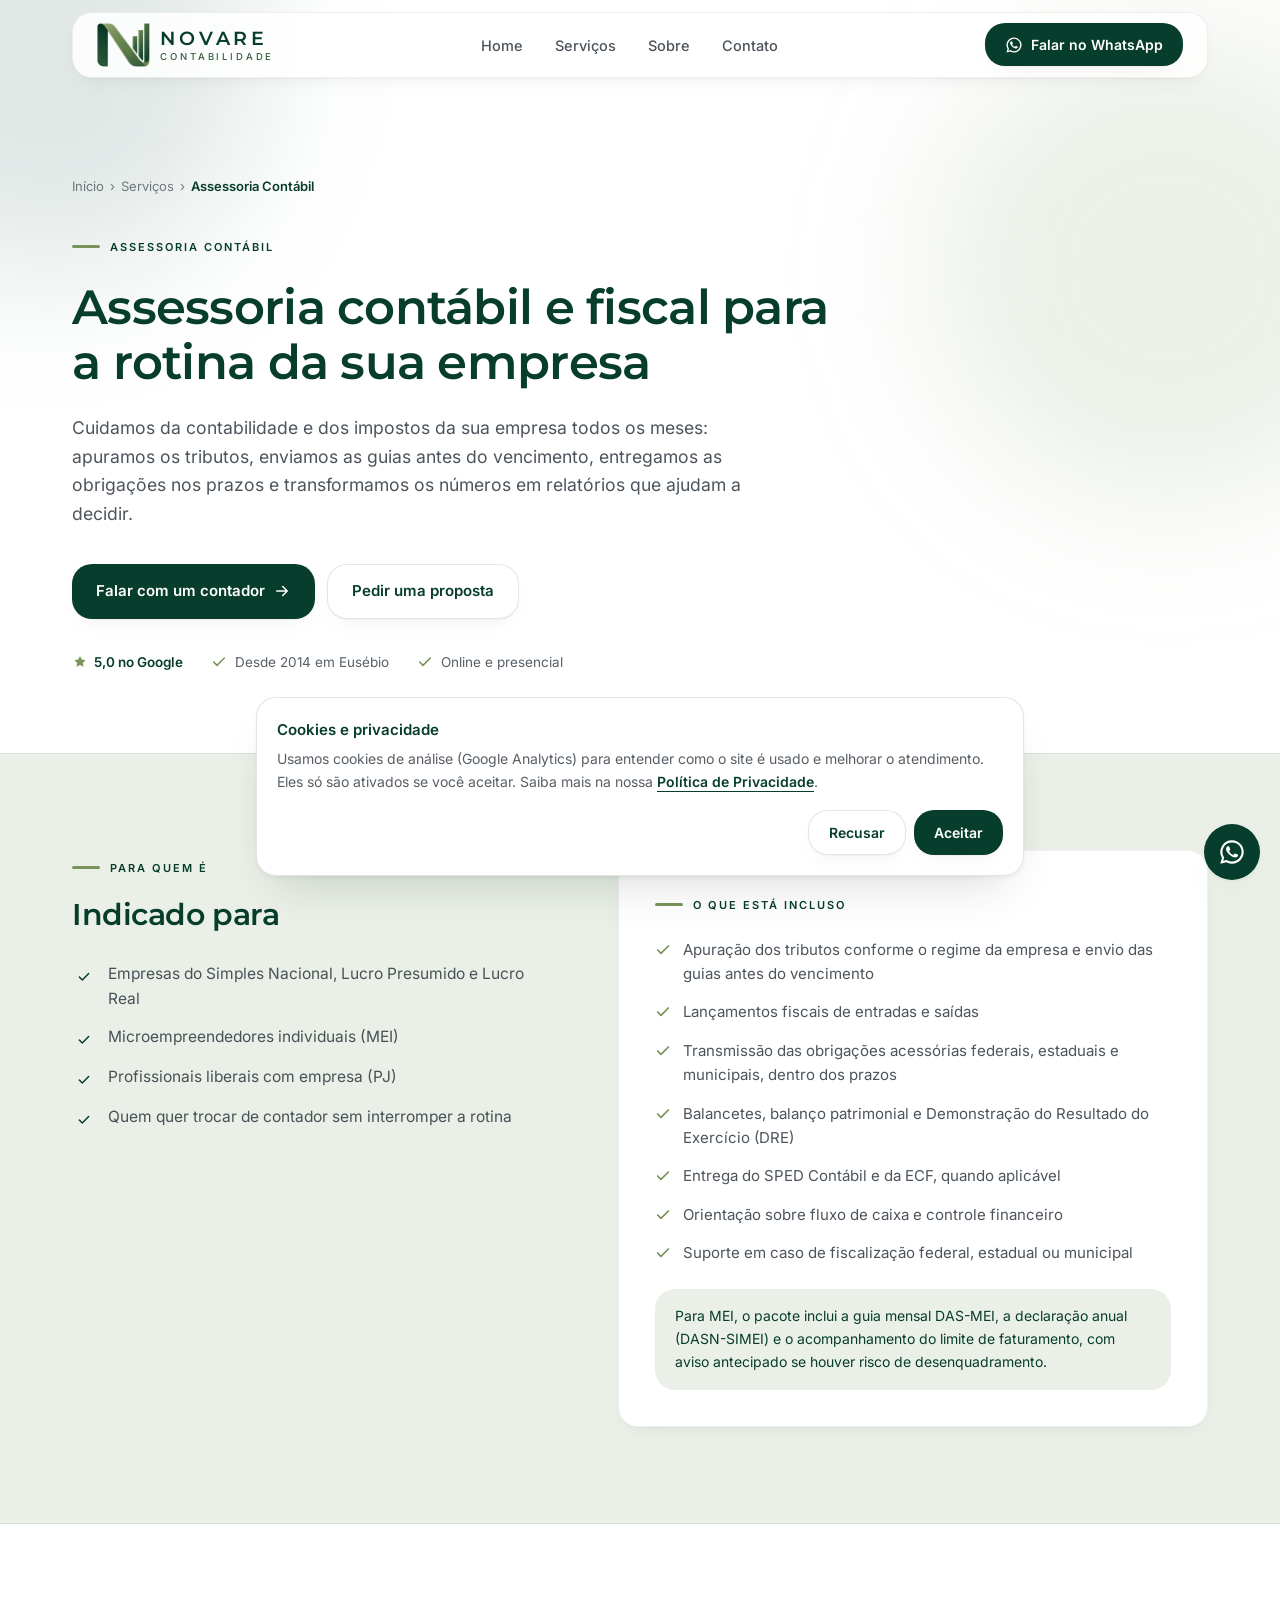
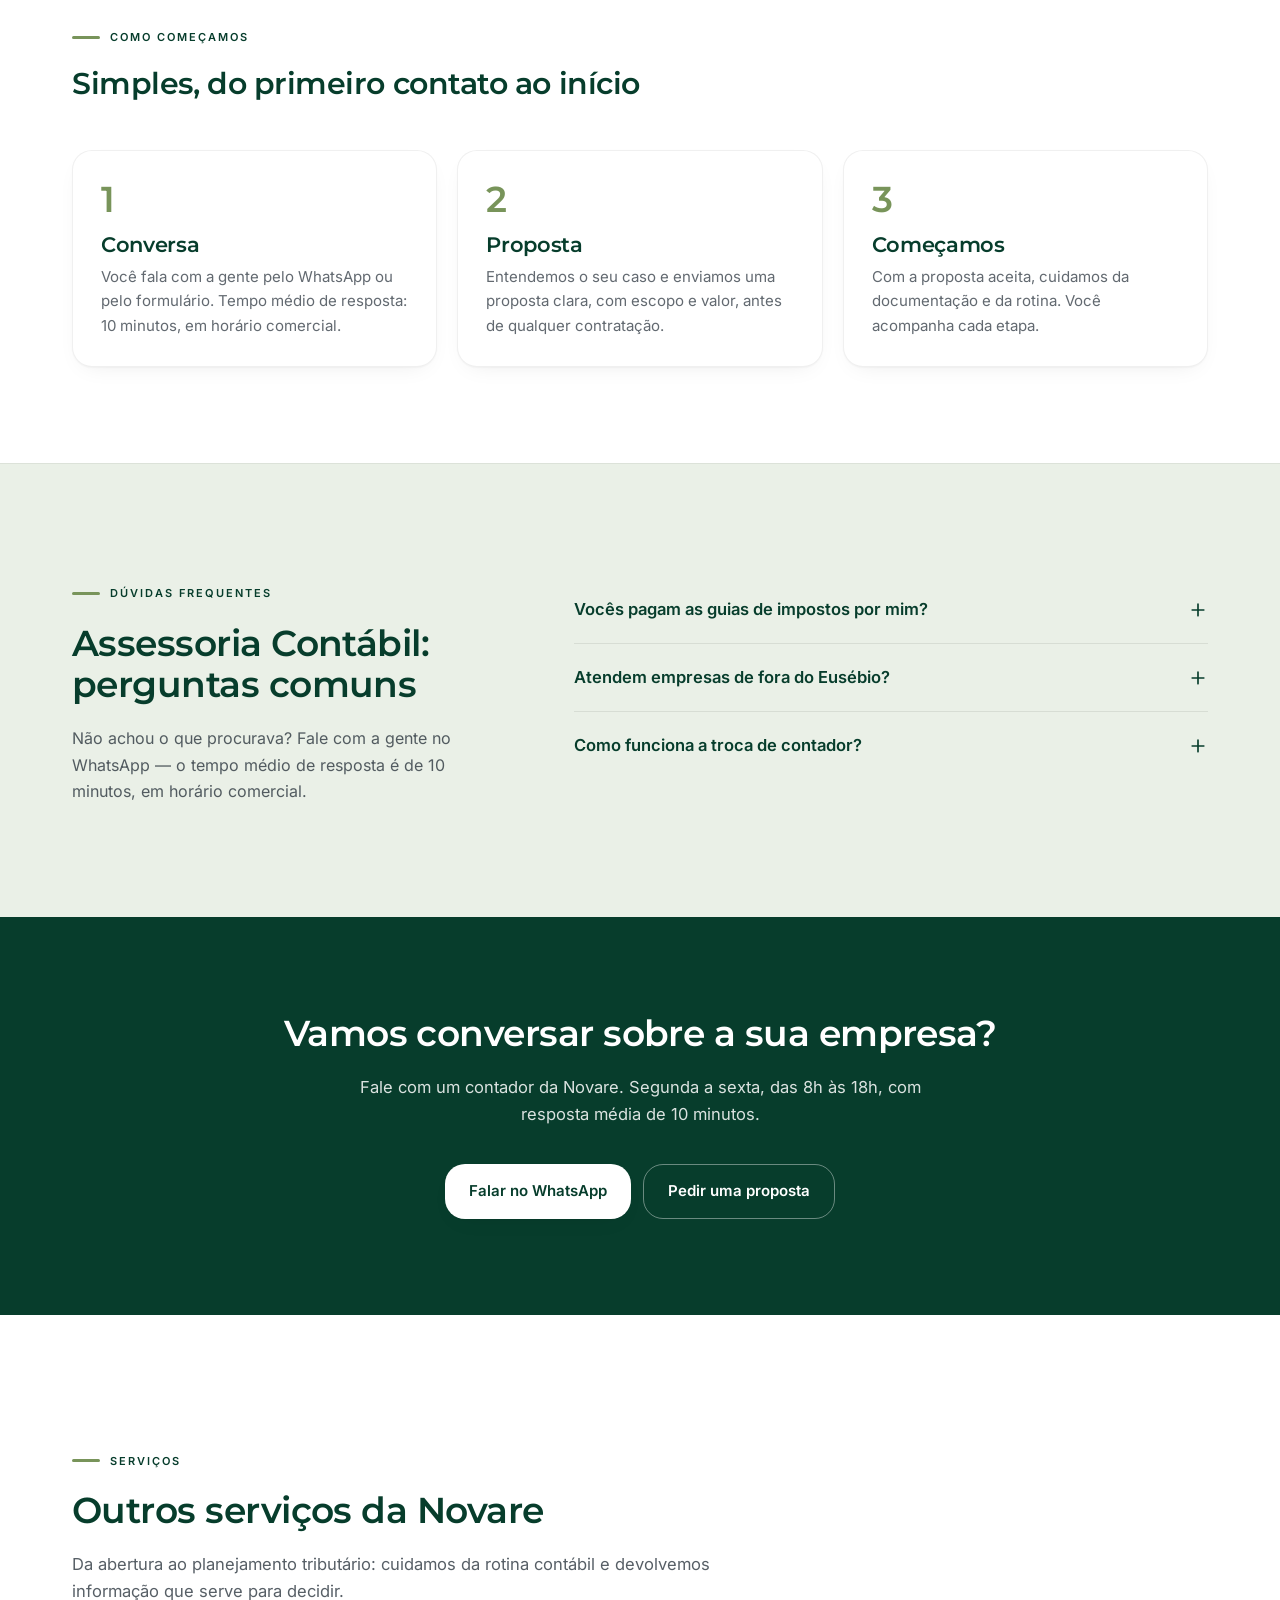
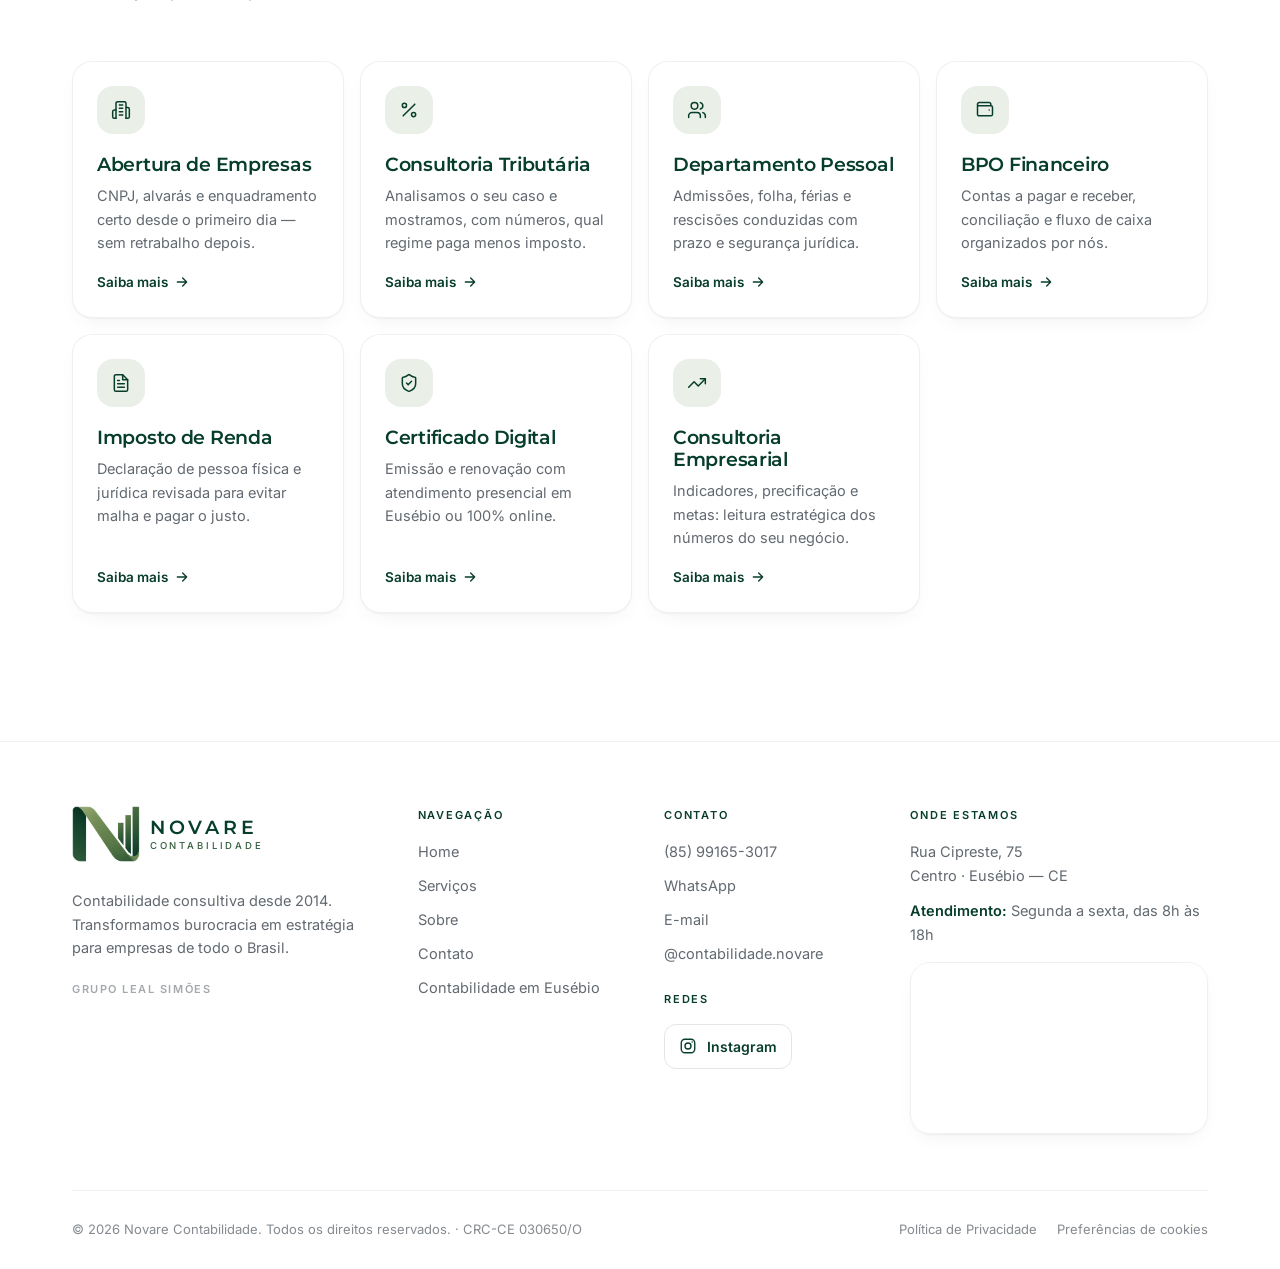
<file: servicos/assessoria-contabil.html>
<!DOCTYPE html><html lang="pt-BR"> <head><meta charset="utf-8"><meta name="viewport" content="width=device-width, initial-scale=1"><meta name="theme-color" content="#073D2C"><title>Assessoria Contábil | Novare Contabilidade</title><meta name="description" content="Cuidamos da contabilidade e dos impostos da sua empresa todos os meses: apuramos os tributos, enviamos as guias antes do vencimento, entregamos as…"><link rel="canonical" href="https://novarecontabilidade.com/servicos/assessoria-contabil"><meta name="robots" content="index,follow"><meta name="author" content="Novare Contabilidade"><meta property="og:type" content="website"><meta property="og:locale" content="pt_BR"><meta property="og:site_name" content="Novare Contabilidade"><meta property="og:title" content="Assessoria Contábil | Novare Contabilidade"><meta property="og:description" content="Cuidamos da contabilidade e dos impostos da sua empresa todos os meses: apuramos os tributos, enviamos as guias antes do vencimento, entregamos as…"><meta property="og:url" content="https://novarecontabilidade.com/servicos/assessoria-contabil"><meta property="og:image" content="https://novarecontabilidade.com/assets/img/logo.png"><meta name="twitter:card" content="summary_large_image"><meta name="twitter:title" content="Novare Contabilidade"><meta name="twitter:description" content="Cuidamos da contabilidade e dos impostos da sua empresa todos os meses: apuramos os tributos, enviamos as guias antes do vencimento, entregamos as…"><meta name="twitter:image" content="https://novarecontabilidade.com/assets/img/logo.png"><link rel="icon" href="/assets/img/favicon.png" type="image/png"><link rel="apple-touch-icon" href="/assets/img/apple-touch-icon.png"><link rel="preload" href="/assets/fonts/inter-latin-400-normal.woff2" as="font" type="font/woff2" crossorigin><link rel="preload" href="/assets/fonts/cormorant-garamond-latin-600-normal.woff2" as="font" type="font/woff2" crossorigin><link rel="stylesheet" href="/assets/css/aos.css"><link rel="stylesheet" href="/_astro/_modulo_.CmQKac4O.css"></head> <body>  <a href="#hero" class="sr-only focus:not-sr-only focus:absolute focus:left-4 focus:top-4 focus:z-[100] focus:rounded-xl2 focus:bg-novare focus:px-5 focus:py-3 focus:text-white">Pular para o conteúdo</a> <!-- =========================================================
     NAVBAR — fixa, encolhe ao rolar
     ========================================================= --><header id="nav" class="fixed inset-x-0 top-0 z-50 transition-all duration-300"> <div class="shell"> <nav class="mt-3 flex items-center justify-between rounded-xl2 border border-black/[.06] bg-white/85 px-4 py-2.5 shadow-soft backdrop-blur-xl transition-all duration-300 sm:px-6" id="navbar" aria-label="Principal"> <a href="/" class="flex items-center gap-2" aria-label="Novare Contabilidade — início"> <span class="inline-flex items-center gap-2.5"> <img src="/assets/img/simbolo.png" alt="Novare Contabilidade" id="navLogo" class="h-11 w-auto transition-all duration-300" width="213" height="176"> <span class="flex-col leading-none hidden sm:flex" aria-hidden="true"> <span class="font-display text-[19px] font-semibold uppercase tracking-[.2em] text-novare-900">Novare</span> <span class="mt-1 text-[9.5px] font-medium uppercase tracking-[.3em] text-novare-700">Contabilidade</span> </span> </span> </a> <ul class="hidden items-center gap-8 lg:flex"> <li><a href="/#hero" class="nav-link text-[14.5px] font-medium text-ink/80 transition hover:text-novare">Home</a></li> <li><a href="/#servicos" class="nav-link text-[14.5px] font-medium text-ink/80 transition hover:text-novare">Serviços</a></li> <li><a href="/#sobre" class="nav-link text-[14.5px] font-medium text-ink/80 transition hover:text-novare">Sobre</a></li> <li><a href="/#contato" class="nav-link text-[14.5px] font-medium text-ink/80 transition hover:text-novare">Contato</a></li> </ul> <div class="flex items-center gap-2"> <a href="https://wa.me/5585991653017?text=Ol%C3%A1!%20Vim%20pelo%20site%20da%20Novare%20e%20quero%20falar%20com%20um%20especialista." target="_blank" rel="noopener" class="btn btn-primary !px-5 !py-2.5 !text-[14px]"> <svg viewBox="0 0 24 24" class="h-[18px] w-[18px]" fill="currentColor" aria-hidden="true"><path d="M12 2a10 10 0 0 0-8.6 15.1L2 22l5.1-1.3A10 10 0 1 0 12 2Zm0 18.2a8.2 8.2 0 0 1-4.2-1.2l-.3-.2-3 .8.8-2.9-.2-.3A8.2 8.2 0 1 1 12 20.2Zm4.5-6.1c-.2-.1-1.5-.7-1.7-.8-.2-.1-.4-.1-.6.1l-.8.9c-.1.2-.3.2-.5.1a6.7 6.7 0 0 1-3.3-2.9c-.1-.2 0-.4.1-.5l.4-.5c.1-.2.2-.3.3-.5v-.5c0-.2-.6-1.5-.8-2-.2-.5-.4-.4-.6-.4h-.5c-.2 0-.5.1-.7.3-.3.3-.9.9-.9 2.1s.9 2.5 1 2.6c.1.2 1.8 2.8 4.4 3.9 1.6.7 2.2.7 3 .6.5-.1 1.5-.6 1.7-1.2.2-.6.2-1.1.2-1.2-.1-.1-.3-.2-.5-.3Z"></path></svg> <span class="hidden sm:inline">Falar no WhatsApp</span><span class="sm:hidden">WhatsApp</span> </a> <button id="menuBtn" class="rounded-xl2 border border-black/10 p-2.5 lg:hidden" aria-label="Abrir menu" aria-expanded="false" aria-controls="mobileMenu"> <svg viewBox="0 0 24 24" class="h-5 w-5" fill="none" stroke="currentColor" stroke-width="2" stroke-linecap="round"><path d="M4 7h16M4 12h16M4 17h16"></path></svg> </button> </div> </nav> <!-- Menu mobile --> <div id="mobileMenu" class="mt-2 hidden overflow-hidden rounded-xl2 border border-black/[.06] bg-white/95 shadow-lift backdrop-blur-xl lg:hidden"> <a href="/#hero" class="block border-b border-black/5 px-6 py-4 font-medium">Home</a> <a href="/#servicos" class="block border-b border-black/5 px-6 py-4 font-medium">Serviços</a> <a href="/#sobre" class="block border-b border-black/5 px-6 py-4 font-medium">Sobre</a> <a href="/#contato" class="block px-6 py-4 font-medium">Contato</a> </div> </div> </header> <main> <!-- TOPO --> <section id="hero" class="relative overflow-hidden pb-16 pt-36 sm:pt-40 lg:pb-20 lg:pt-44"> <div class="aura -left-40 top-[-8rem] h-[26rem] w-[26rem]" style="background:rgba(7,61,44,.12)" aria-hidden="true"></div> <div class="aura right-[-8rem] top-10 h-[30rem] w-[30rem]" style="background:rgba(120,148,90,.14)" aria-hidden="true"></div> <div class="shell relative"> <nav aria-label="Você está em" class="text-[13px] text-ink/60" data-hero="1"> <ol class="flex flex-wrap items-center gap-1.5"> <li><a href="/" class="underline-offset-4 hover:text-novare hover:underline">Início</a></li> <li aria-hidden="true">›</li> <li><a href="/#servicos" class="underline-offset-4 hover:text-novare hover:underline">Serviços</a></li> <li aria-hidden="true">›</li> <li aria-current="page" class="font-semibold text-novare-900">Assessoria Contábil</li> </ol> </nav> <div class="mt-8 max-w-3xl"> <span class="eyebrow" data-hero="1">Assessoria Contábil</span> <h1 class="mt-6 text-[1.95rem] font-semibold sm:text-4xl lg:text-[3rem]" data-hero="2">Assessoria contábil e fiscal para a rotina da sua empresa</h1> <p class="mt-6 max-w-2xl text-[17.5px] leading-relaxed text-ink/80" data-hero="3">Cuidamos da contabilidade e dos impostos da sua empresa todos os meses: apuramos os tributos, enviamos as guias antes do vencimento, entregamos as obrigações nos prazos e transformamos os números em relatórios que ajudam a decidir.</p> <div class="mt-9 flex flex-col gap-3 sm:flex-row" data-hero="4"> <a href="https://wa.me/5585991653017?text=Ol%C3%A1!%20Vim%20pelo%20site%20da%20Novare%20e%20quero%20saber%20mais%20sobre%20a%20assessoria%20cont%C3%A1bil." target="_blank" rel="noopener" class="btn btn-primary">
Falar com um contador
<svg viewBox="0 0 24 24" class="h-[18px] w-[18px]" fill="none" stroke="currentColor" stroke-width="2" stroke-linecap="round" stroke-linejoin="round" aria-hidden="true"><path d="M5 12h14M13 6l6 6-6 6"></path></svg> </a> <a href="https://forms.gle/xrWo5tuarYDa1hu17" target="_blank" rel="noopener" class="btn btn-ghost">Pedir uma proposta</a> </div> <div class="mt-8 flex flex-wrap items-center gap-x-7 gap-y-3 text-[13.5px] text-ink/75" data-hero="5"> <a href="https://search.google.com/local/reviews?placeid=ChIJ4e3_BDpaxwcRgv1FIwcXdKU" target="_blank" rel="noopener" class="inline-flex items-center gap-1.5 font-semibold text-novare-900 underline-offset-4 hover:underline"> <svg viewBox="0 0 24 24" class="h-4 w-4 text-olive" fill="currentColor" aria-hidden="true"><path d="m12 3 2.6 5.4 5.9.8-4.3 4.1 1 5.9-5.2-2.8-5.2 2.8 1-5.9L3.5 9.2l5.9-.8z"></path></svg> 5,0 no Google
</a> <span class="inline-flex items-center gap-2"><svg viewBox="0 0 24 24" class="h-4 w-4 text-olive" fill="none" stroke="currentColor" stroke-width="2.4" stroke-linecap="round" stroke-linejoin="round" aria-hidden="true"><path d="m4 12 5 5L20 6"/></svg> Desde 2014 em Eusébio</span> <span class="inline-flex items-center gap-2"><svg viewBox="0 0 24 24" class="h-4 w-4 text-olive" fill="none" stroke="currentColor" stroke-width="2.4" stroke-linecap="round" stroke-linejoin="round" aria-hidden="true"><path d="m4 12 5 5L20 6"/></svg> Online e presencial</span> </div> </div> </div> </section> <!-- PARA QUEM É + O QUE ESTÁ INCLUSO --> <section class="border-y border-black/[.06] bg-mist py-20 lg:py-24"> <div class="shell grid gap-10 lg:grid-cols-[.9fr_1.1fr] lg:gap-16"> <div data-aos="fade-right"> <span class="eyebrow">Para quem é</span> <h2 class="mt-5 text-2xl font-semibold sm:text-3xl">Indicado para</h2> <ul class="mt-7 space-y-3"> <li class="flex items-start gap-3 text-[15.5px] text-ink/80"> <span class="mt-1 grid h-6 w-6 shrink-0 place-items-center rounded-full bg-olive-50 text-novare"> <svg viewBox="0 0 24 24" class="h-3.5 w-3.5" fill="none" stroke="currentColor" stroke-width="2.6" stroke-linecap="round" stroke-linejoin="round" aria-hidden="true"><path d="m4 12 5 5L20 6"/></svg> </span> Empresas do Simples Nacional, Lucro Presumido e Lucro Real </li><li class="flex items-start gap-3 text-[15.5px] text-ink/80"> <span class="mt-1 grid h-6 w-6 shrink-0 place-items-center rounded-full bg-olive-50 text-novare"> <svg viewBox="0 0 24 24" class="h-3.5 w-3.5" fill="none" stroke="currentColor" stroke-width="2.6" stroke-linecap="round" stroke-linejoin="round" aria-hidden="true"><path d="m4 12 5 5L20 6"/></svg> </span> Microempreendedores individuais (MEI) </li><li class="flex items-start gap-3 text-[15.5px] text-ink/80"> <span class="mt-1 grid h-6 w-6 shrink-0 place-items-center rounded-full bg-olive-50 text-novare"> <svg viewBox="0 0 24 24" class="h-3.5 w-3.5" fill="none" stroke="currentColor" stroke-width="2.6" stroke-linecap="round" stroke-linejoin="round" aria-hidden="true"><path d="m4 12 5 5L20 6"/></svg> </span> Profissionais liberais com empresa (PJ) </li><li class="flex items-start gap-3 text-[15.5px] text-ink/80"> <span class="mt-1 grid h-6 w-6 shrink-0 place-items-center rounded-full bg-olive-50 text-novare"> <svg viewBox="0 0 24 24" class="h-3.5 w-3.5" fill="none" stroke="currentColor" stroke-width="2.6" stroke-linecap="round" stroke-linejoin="round" aria-hidden="true"><path d="m4 12 5 5L20 6"/></svg> </span> Quem quer trocar de contador sem interromper a rotina </li> </ul> </div> <div class="card p-7 sm:p-9" data-aos="fade-left"> <span class="eyebrow">O que está incluso</span> <ul class="mt-6 space-y-3.5"> <li class="flex items-start gap-3 text-[15px] leading-relaxed text-ink/80"> <svg viewBox="0 0 24 24" class="mt-1 h-4 w-4 shrink-0 text-olive" fill="none" stroke="currentColor" stroke-width="2.6" stroke-linecap="round" stroke-linejoin="round" aria-hidden="true"><path d="m4 12 5 5L20 6"/></svg> Apuração dos tributos conforme o regime da empresa e envio das guias antes do vencimento </li><li class="flex items-start gap-3 text-[15px] leading-relaxed text-ink/80"> <svg viewBox="0 0 24 24" class="mt-1 h-4 w-4 shrink-0 text-olive" fill="none" stroke="currentColor" stroke-width="2.6" stroke-linecap="round" stroke-linejoin="round" aria-hidden="true"><path d="m4 12 5 5L20 6"/></svg> Lançamentos fiscais de entradas e saídas </li><li class="flex items-start gap-3 text-[15px] leading-relaxed text-ink/80"> <svg viewBox="0 0 24 24" class="mt-1 h-4 w-4 shrink-0 text-olive" fill="none" stroke="currentColor" stroke-width="2.6" stroke-linecap="round" stroke-linejoin="round" aria-hidden="true"><path d="m4 12 5 5L20 6"/></svg> Transmissão das obrigações acessórias federais, estaduais e municipais, dentro dos prazos </li><li class="flex items-start gap-3 text-[15px] leading-relaxed text-ink/80"> <svg viewBox="0 0 24 24" class="mt-1 h-4 w-4 shrink-0 text-olive" fill="none" stroke="currentColor" stroke-width="2.6" stroke-linecap="round" stroke-linejoin="round" aria-hidden="true"><path d="m4 12 5 5L20 6"/></svg> Balancetes, balanço patrimonial e Demonstração do Resultado do Exercício (DRE) </li><li class="flex items-start gap-3 text-[15px] leading-relaxed text-ink/80"> <svg viewBox="0 0 24 24" class="mt-1 h-4 w-4 shrink-0 text-olive" fill="none" stroke="currentColor" stroke-width="2.6" stroke-linecap="round" stroke-linejoin="round" aria-hidden="true"><path d="m4 12 5 5L20 6"/></svg> Entrega do SPED Contábil e da ECF, quando aplicável </li><li class="flex items-start gap-3 text-[15px] leading-relaxed text-ink/80"> <svg viewBox="0 0 24 24" class="mt-1 h-4 w-4 shrink-0 text-olive" fill="none" stroke="currentColor" stroke-width="2.6" stroke-linecap="round" stroke-linejoin="round" aria-hidden="true"><path d="m4 12 5 5L20 6"/></svg> Orientação sobre fluxo de caixa e controle financeiro </li><li class="flex items-start gap-3 text-[15px] leading-relaxed text-ink/80"> <svg viewBox="0 0 24 24" class="mt-1 h-4 w-4 shrink-0 text-olive" fill="none" stroke="currentColor" stroke-width="2.6" stroke-linecap="round" stroke-linejoin="round" aria-hidden="true"><path d="m4 12 5 5L20 6"/></svg> Suporte em caso de fiscalização federal, estadual ou municipal </li> </ul> <p class="mt-6 rounded-xl2 bg-olive-50 px-5 py-4 text-[14px] leading-relaxed text-novare-900">Para MEI, o pacote inclui a guia mensal DAS-MEI, a declaração anual (DASN-SIMEI) e o acompanhamento do limite de faturamento, com aviso antecipado se houver risco de desenquadramento.</p> </div> </div> </section> <!-- COMO COMEÇAMOS --> <section class="py-20 lg:py-24"> <div class="shell"> <div class="max-w-2xl" data-aos="fade-up"> <span class="eyebrow">Como começamos</span> <h2 class="mt-5 text-2xl font-semibold sm:text-3xl">Simples, do primeiro contato ao início</h2> </div> <ol class="mt-12 grid gap-5 md:grid-cols-3"> <li class="card p-7" data-aos="fade-up"> <span class="font-display text-4xl font-semibold text-olive [font-variant-numeric:lining-nums]">1</span> <h3 class="mt-3 text-[21px] font-semibold">Conversa</h3> <p class="mt-2 text-[15px] leading-relaxed text-ink/70">Você fala com a gente pelo WhatsApp ou pelo formulário. Tempo médio de resposta: 10 minutos, em horário comercial.</p> </li><li class="card p-7" data-aos="fade-up" data-aos-delay="80"> <span class="font-display text-4xl font-semibold text-olive [font-variant-numeric:lining-nums]">2</span> <h3 class="mt-3 text-[21px] font-semibold">Proposta</h3> <p class="mt-2 text-[15px] leading-relaxed text-ink/70">Entendemos o seu caso e enviamos uma proposta clara, com escopo e valor, antes de qualquer contratação.</p> </li><li class="card p-7" data-aos="fade-up" data-aos-delay="160"> <span class="font-display text-4xl font-semibold text-olive [font-variant-numeric:lining-nums]">3</span> <h3 class="mt-3 text-[21px] font-semibold">Começamos</h3> <p class="mt-2 text-[15px] leading-relaxed text-ink/70">Com a proposta aceita, cuidamos da documentação e da rotina. Você acompanha cada etapa.</p> </li> </ol> </div> </section> <!-- =========================================================
     FAQ
     ========================================================= --><section class="border-t border-black/[.06] bg-mist py-24 lg:py-28"> <div class="shell"> <div class="grid gap-12 lg:grid-cols-[.8fr_1.2fr] lg:gap-20"> <div data-aos="fade-right"> <span class="eyebrow">Dúvidas frequentes</span> <h2 class="mt-5 text-3xl font-semibold sm:text-4xl">Assessoria Contábil:<br class="hidden sm:block"> perguntas comuns</h2> <p class="mt-5 text-[16px] text-ink/75">Não achou o que procurava? Fale com a gente no WhatsApp — o tempo médio de resposta é de 10 minutos, em horário comercial.</p> </div> <div class="divide-y divide-black/[.08]" data-aos="fade-left"> <div class="faq-item"> <button class="faq-btn" aria-expanded="false"> <span class="text-[16.5px] font-semibold text-novare-900">Vocês pagam as guias de impostos por mim?</span> <svg class="faq-chevron h-5 w-5 shrink-0 text-novare transition-transform duration-300" viewBox="0 0 24 24" fill="none" stroke="currentColor" stroke-width="2" stroke-linecap="round" aria-hidden="true"><path d="M12 5v14M5 12h14"></path></svg> </button> <div class="faq-panel"><div><p class="pb-5 pr-10 text-[15px] leading-relaxed text-ink/75">Não. Nós apuramos os tributos e enviamos as guias antes do vencimento; o pagamento fica com a empresa. Assim você mantém o controle do seu caixa.</p></div></div> </div><div class="faq-item"> <button class="faq-btn" aria-expanded="false"> <span class="text-[16.5px] font-semibold text-novare-900">Atendem empresas de fora do Eusébio?</span> <svg class="faq-chevron h-5 w-5 shrink-0 text-novare transition-transform duration-300" viewBox="0 0 24 24" fill="none" stroke="currentColor" stroke-width="2" stroke-linecap="round" aria-hidden="true"><path d="M12 5v14M5 12h14"></path></svg> </button> <div class="faq-panel"><div><p class="pb-5 pr-10 text-[15px] leading-relaxed text-ink/75">Sim. Todo o atendimento pode ser feito online: documentos, assinaturas e relatórios pelo celular ou computador.</p></div></div> </div><div class="faq-item"> <button class="faq-btn" aria-expanded="false"> <span class="text-[16.5px] font-semibold text-novare-900">Como funciona a troca de contador?</span> <svg class="faq-chevron h-5 w-5 shrink-0 text-novare transition-transform duration-300" viewBox="0 0 24 24" fill="none" stroke="currentColor" stroke-width="2" stroke-linecap="round" aria-hidden="true"><path d="M12 5v14M5 12h14"></path></svg> </button> <div class="faq-panel"><div><p class="pb-5 pr-10 text-[15px] leading-relaxed text-ink/75">Solicitamos a documentação ao escritório anterior, conferimos as pendências e assumimos a rotina sem interromper a sua empresa. A troca não tem custo para você.</p></div></div> </div> </div> </div> </div> <script type="application/ld+json">{"@context":"https://schema.org","@type":"FAQPage","mainEntity":[{"@type":"Question","name":"Vocês pagam as guias de impostos por mim?","acceptedAnswer":{"@type":"Answer","text":"Não. Nós apuramos os tributos e enviamos as guias antes do vencimento; o pagamento fica com a empresa. Assim você mantém o controle do seu caixa."}},{"@type":"Question","name":"Atendem empresas de fora do Eusébio?","acceptedAnswer":{"@type":"Answer","text":"Sim. Todo o atendimento pode ser feito online: documentos, assinaturas e relatórios pelo celular ou computador."}},{"@type":"Question","name":"Como funciona a troca de contador?","acceptedAnswer":{"@type":"Answer","text":"Solicitamos a documentação ao escritório anterior, conferimos as pendências e assumimos a rotina sem interromper a sua empresa. A troca não tem custo para você."}}]}</script> </section> <!-- CHAMADA FINAL --> <section class="relative overflow-hidden py-20 text-white lg:py-24" style="background:#073D2C"> <div class="shell relative text-center"> <h2 class="mx-auto max-w-3xl text-3xl font-semibold !text-white sm:text-4xl">Vamos conversar sobre a sua empresa?</h2> <p class="mx-auto mt-5 max-w-xl text-[16.5px] text-white/85">
Fale com um contador da Novare. Segunda a sexta, das 8h às 18h, com resposta média de 10 minutos.
</p> <div class="mt-9 flex flex-col justify-center gap-3 sm:flex-row"> <a href="https://wa.me/5585991653017?text=Ol%C3%A1!%20Vim%20pelo%20site%20da%20Novare%20e%20quero%20saber%20mais%20sobre%20a%20assessoria%20cont%C3%A1bil." target="_blank" rel="noopener" class="btn bg-white text-novare-900 shadow-soft hover:-translate-y-0.5">Falar no WhatsApp</a> <a href="https://forms.gle/xrWo5tuarYDa1hu17" target="_blank" rel="noopener" class="btn border border-white/40 text-white hover:-translate-y-0.5 hover:bg-white/10">Pedir uma proposta</a> </div> </div> </section> <!-- =========================================================
     SERVIÇOS
     ========================================================= --><section id="servicos" class="scroll-mt-28 py-24 lg:py-32"> <div class="shell"> <div class="max-w-2xl" data-aos="fade-up"> <span class="eyebrow">Serviços</span> <h2 class="mt-5 text-3xl font-semibold sm:text-4xl">Outros serviços da Novare</h2> <p class="mt-5 text-[16.5px] text-ink/75">Da abertura ao planejamento tributário: cuidamos da rotina contábil e devolvemos informação que serve para decidir.</p> </div> <div class="mt-14 grid gap-4 sm:grid-cols-2 lg:grid-cols-4"> <a href="/servicos/abertura-de-empresas" class="card card-hover group flex flex-col p-6" data-aos="fade-up"> <span class="grid h-12 w-12 place-items-center rounded-2xl bg-olive-50 text-novare transition-colors duration-300 group-hover:bg-novare group-hover:text-white"> <svg viewBox="0 0 24 24" class="h-5 w-5" fill="none" stroke="currentColor" stroke-width="1.8" stroke-linecap="round" stroke-linejoin="round" aria-hidden="true"><path d="M6 22V4a2 2 0 0 1 2-2h8a2 2 0 0 1 2 2v18"/><path d="M6 12H4a2 2 0 0 0-2 2v6a2 2 0 0 0 2 2h2"/><path d="M18 9h2a2 2 0 0 1 2 2v9a2 2 0 0 1-2 2h-2"/><path d="M10 6h4M10 10h4M10 14h4M10 18h4"/></svg> </span> <h3 class="mt-5 text-[19px] font-semibold">Abertura de Empresas</h3> <p class="mt-2 flex-1 text-[14.5px] leading-relaxed text-ink/70">CNPJ, alvarás e enquadramento certo desde o primeiro dia — sem retrabalho depois.</p> <span class="mt-4 inline-flex items-center gap-1.5 text-[13.5px] font-semibold text-novare">
Saiba mais
<svg viewBox="0 0 24 24" class="h-4 w-4 transition-transform duration-300 group-hover:translate-x-0.5" fill="none" stroke="currentColor" stroke-width="2" stroke-linecap="round" stroke-linejoin="round" aria-hidden="true"><path d="M5 12h14M13 6l6 6-6 6"></path></svg> </span> </a><a href="/servicos/consultoria-tributaria" class="card card-hover group flex flex-col p-6" data-aos="fade-up" data-aos-delay="60"> <span class="grid h-12 w-12 place-items-center rounded-2xl bg-olive-50 text-novare transition-colors duration-300 group-hover:bg-novare group-hover:text-white"> <svg viewBox="0 0 24 24" class="h-5 w-5" fill="none" stroke="currentColor" stroke-width="1.8" stroke-linecap="round" stroke-linejoin="round" aria-hidden="true"><path d="M19 5 5 19"/><circle cx="6.5" cy="6.5" r="2.5"/><circle cx="17.5" cy="17.5" r="2.5"/></svg> </span> <h3 class="mt-5 text-[19px] font-semibold">Consultoria Tributária</h3> <p class="mt-2 flex-1 text-[14.5px] leading-relaxed text-ink/70">Analisamos o seu caso e mostramos, com números, qual regime paga menos imposto.</p> <span class="mt-4 inline-flex items-center gap-1.5 text-[13.5px] font-semibold text-novare">
Saiba mais
<svg viewBox="0 0 24 24" class="h-4 w-4 transition-transform duration-300 group-hover:translate-x-0.5" fill="none" stroke="currentColor" stroke-width="2" stroke-linecap="round" stroke-linejoin="round" aria-hidden="true"><path d="M5 12h14M13 6l6 6-6 6"></path></svg> </span> </a><a href="/servicos/departamento-pessoal" class="card card-hover group flex flex-col p-6" data-aos="fade-up" data-aos-delay="120"> <span class="grid h-12 w-12 place-items-center rounded-2xl bg-olive-50 text-novare transition-colors duration-300 group-hover:bg-novare group-hover:text-white"> <svg viewBox="0 0 24 24" class="h-5 w-5" fill="none" stroke="currentColor" stroke-width="1.8" stroke-linecap="round" stroke-linejoin="round" aria-hidden="true"><path d="M16 21v-2a4 4 0 0 0-4-4H6a4 4 0 0 0-4 4v2"/><circle cx="9" cy="7" r="4"/><path d="M22 21v-2a4 4 0 0 0-3-3.87"/><path d="M16 3.13a4 4 0 0 1 0 7.75"/></svg> </span> <h3 class="mt-5 text-[19px] font-semibold">Departamento Pessoal</h3> <p class="mt-2 flex-1 text-[14.5px] leading-relaxed text-ink/70">Admissões, folha, férias e rescisões conduzidas com prazo e segurança jurídica.</p> <span class="mt-4 inline-flex items-center gap-1.5 text-[13.5px] font-semibold text-novare">
Saiba mais
<svg viewBox="0 0 24 24" class="h-4 w-4 transition-transform duration-300 group-hover:translate-x-0.5" fill="none" stroke="currentColor" stroke-width="2" stroke-linecap="round" stroke-linejoin="round" aria-hidden="true"><path d="M5 12h14M13 6l6 6-6 6"></path></svg> </span> </a><a href="/servicos/bpo-financeiro" class="card card-hover group flex flex-col p-6" data-aos="fade-up" data-aos-delay="180"> <span class="grid h-12 w-12 place-items-center rounded-2xl bg-olive-50 text-novare transition-colors duration-300 group-hover:bg-novare group-hover:text-white"> <svg viewBox="0 0 24 24" class="h-5 w-5" fill="none" stroke="currentColor" stroke-width="1.8" stroke-linecap="round" stroke-linejoin="round" aria-hidden="true"><path d="M19 7V5a2 2 0 0 0-2-2H5a2 2 0 0 0 0 4h14a2 2 0 0 1 2 2v8a2 2 0 0 1-2 2H5a2 2 0 0 1-2-2V5"/><path d="M17 12h.01"/></svg> </span> <h3 class="mt-5 text-[19px] font-semibold">BPO Financeiro</h3> <p class="mt-2 flex-1 text-[14.5px] leading-relaxed text-ink/70">Contas a pagar e receber, conciliação e fluxo de caixa organizados por nós.</p> <span class="mt-4 inline-flex items-center gap-1.5 text-[13.5px] font-semibold text-novare">
Saiba mais
<svg viewBox="0 0 24 24" class="h-4 w-4 transition-transform duration-300 group-hover:translate-x-0.5" fill="none" stroke="currentColor" stroke-width="2" stroke-linecap="round" stroke-linejoin="round" aria-hidden="true"><path d="M5 12h14M13 6l6 6-6 6"></path></svg> </span> </a><a href="/servicos/imposto-de-renda" class="card card-hover group flex flex-col p-6" data-aos="fade-up"> <span class="grid h-12 w-12 place-items-center rounded-2xl bg-olive-50 text-novare transition-colors duration-300 group-hover:bg-novare group-hover:text-white"> <svg viewBox="0 0 24 24" class="h-5 w-5" fill="none" stroke="currentColor" stroke-width="1.8" stroke-linecap="round" stroke-linejoin="round" aria-hidden="true"><path d="M14 2H6a2 2 0 0 0-2 2v16a2 2 0 0 0 2 2h12a2 2 0 0 0 2-2V8z"/><path d="M14 2v6h6"/><path d="M16 13H8M16 17H8M10 9H8"/></svg> </span> <h3 class="mt-5 text-[19px] font-semibold">Imposto de Renda</h3> <p class="mt-2 flex-1 text-[14.5px] leading-relaxed text-ink/70">Declaração de pessoa física e jurídica revisada para evitar malha e pagar o justo.</p> <span class="mt-4 inline-flex items-center gap-1.5 text-[13.5px] font-semibold text-novare">
Saiba mais
<svg viewBox="0 0 24 24" class="h-4 w-4 transition-transform duration-300 group-hover:translate-x-0.5" fill="none" stroke="currentColor" stroke-width="2" stroke-linecap="round" stroke-linejoin="round" aria-hidden="true"><path d="M5 12h14M13 6l6 6-6 6"></path></svg> </span> </a><a href="/servicos/certificado-digital" class="card card-hover group flex flex-col p-6" data-aos="fade-up" data-aos-delay="60"> <span class="grid h-12 w-12 place-items-center rounded-2xl bg-olive-50 text-novare transition-colors duration-300 group-hover:bg-novare group-hover:text-white"> <svg viewBox="0 0 24 24" class="h-5 w-5" fill="none" stroke="currentColor" stroke-width="1.8" stroke-linecap="round" stroke-linejoin="round" aria-hidden="true"><path d="M20 13c0 5-3.5 7.5-7.7 9a1 1 0 0 1-.6 0C7.5 20.5 4 18 4 13V6a1 1 0 0 1 1-1c2 0 4.5-1.2 6.2-2.7a1.2 1.2 0 0 1 1.6 0C14.5 3.8 17 5 19 5a1 1 0 0 1 1 1z"/><path d="m9 12 2 2 4-4"/></svg> </span> <h3 class="mt-5 text-[19px] font-semibold">Certificado Digital</h3> <p class="mt-2 flex-1 text-[14.5px] leading-relaxed text-ink/70">Emissão e renovação com atendimento presencial em Eusébio ou 100% online.</p> <span class="mt-4 inline-flex items-center gap-1.5 text-[13.5px] font-semibold text-novare">
Saiba mais
<svg viewBox="0 0 24 24" class="h-4 w-4 transition-transform duration-300 group-hover:translate-x-0.5" fill="none" stroke="currentColor" stroke-width="2" stroke-linecap="round" stroke-linejoin="round" aria-hidden="true"><path d="M5 12h14M13 6l6 6-6 6"></path></svg> </span> </a><a href="/servicos/consultoria-empresarial" class="card card-hover group flex flex-col p-6" data-aos="fade-up" data-aos-delay="120"> <span class="grid h-12 w-12 place-items-center rounded-2xl bg-olive-50 text-novare transition-colors duration-300 group-hover:bg-novare group-hover:text-white"> <svg viewBox="0 0 24 24" class="h-5 w-5" fill="none" stroke="currentColor" stroke-width="1.8" stroke-linecap="round" stroke-linejoin="round" aria-hidden="true"><path d="m22 7-8.5 8.5-5-5L2 17"/><path d="M16 7h6v6"/></svg> </span> <h3 class="mt-5 text-[19px] font-semibold">Consultoria Empresarial</h3> <p class="mt-2 flex-1 text-[14.5px] leading-relaxed text-ink/70">Indicadores, precificação e metas: leitura estratégica dos números do seu negócio.</p> <span class="mt-4 inline-flex items-center gap-1.5 text-[13.5px] font-semibold text-novare">
Saiba mais
<svg viewBox="0 0 24 24" class="h-4 w-4 transition-transform duration-300 group-hover:translate-x-0.5" fill="none" stroke="currentColor" stroke-width="2" stroke-linecap="round" stroke-linejoin="round" aria-hidden="true"><path d="M5 12h14M13 6l6 6-6 6"></path></svg> </span> </a> </div> </div> </section> </main> <!-- =========================================================
     RODAPÉ
     ========================================================= --><footer class="border-t border-black/[.06] bg-white pt-16"> <div class="shell"> <div class="grid gap-12 pb-14 lg:grid-cols-[1.2fr_.8fr_.8fr_1.2fr]"> <div> <span class="inline-flex items-center gap-2.5"> <img src="/assets/img/simbolo.png" alt class="h-14 w-auto transition-all duration-300" width="213" height="176"> <span class="flex-col leading-none flex"> <span class="font-display text-[19px] font-semibold uppercase tracking-[.2em] text-novare-900">Novare</span> <span class="mt-1 text-[9.5px] font-medium uppercase tracking-[.3em] text-novare-700">Contabilidade</span> </span> </span> <p class="mt-5 max-w-xs text-[14.5px] leading-relaxed text-ink/70">
Contabilidade consultiva desde 2014. Transformamos burocracia em estratégia para
          empresas de todo o Brasil.
</p> <p class="mt-5 text-[11px] font-semibold uppercase tracking-[.14em] text-ink/40">Grupo Leal Simões</p> </div> <nav aria-label="Rodapé — navegação"> <p class="text-[11px] font-semibold uppercase tracking-[.16em] text-novare">Navegação</p> <ul class="mt-4 space-y-2.5 text-[14.5px] text-ink/70"> <li><a class="transition hover:text-novare" href="/#hero">Home</a></li> <li><a class="transition hover:text-novare" href="/#servicos">Serviços</a></li> <li><a class="transition hover:text-novare" href="/#sobre">Sobre</a></li> <li><a class="transition hover:text-novare" href="/#contato">Contato</a></li> <li><a class="transition hover:text-novare" href="/contabilidade-em-eusebio">Contabilidade em Eusébio</a></li> </ul> </nav> <div> <p class="text-[11px] font-semibold uppercase tracking-[.16em] text-novare">Contato</p> <ul class="mt-4 space-y-2.5 text-[14.5px] text-ink/70"> <li><a class="transition hover:text-novare" href="tel:+5585991653017">(85) 99165-3017</a></li> <li><a class="transition hover:text-novare" href="https://wa.me/5585991653017" target="_blank" rel="noopener">WhatsApp</a></li> <li><a class="transition hover:text-novare" href="mailto:contato@novarecontabilidade.com">E-mail</a></li> <li><a class="transition hover:text-novare" href="https://www.instagram.com/contabilidade.novare" target="_blank" rel="noopener">@contabilidade.novare</a></li> </ul> <p class="mt-6 text-[11px] font-semibold uppercase tracking-[.16em] text-novare">Redes</p> <ul class="mt-4 flex flex-wrap gap-2.5"> <li> <a href="https://www.instagram.com/contabilidade.novare" target="_blank" rel="noopener" aria-label="Instagram @contabilidade.novare" class="inline-flex items-center gap-2.5 rounded-xl border border-black/10 px-3.5 py-2.5 text-[14px] font-semibold text-novare transition hover:-translate-y-0.5 hover:border-novare/30 hover:bg-olive-50"> <svg viewBox="0 0 24 24" class="h-[18px] w-[18px]" fill="none" stroke="currentColor" stroke-width="1.8" aria-hidden="true"><rect x="3" y="3" width="18" height="18" rx="5"></rect><circle cx="12" cy="12" r="4"></circle><circle cx="17.5" cy="6.5" r="1" fill="currentColor" stroke="none"></circle></svg>
Instagram
</a> </li> </ul> </div> <div> <p class="text-[11px] font-semibold uppercase tracking-[.16em] text-novare">Onde estamos</p> <p class="mt-4 text-[14.5px] leading-relaxed text-ink/70">Rua Cipreste, 75<br>Centro · Eusébio — CE</p> <p class="mt-3 text-[14.5px] leading-relaxed text-ink/70"><span class="font-semibold text-novare-900">Atendimento:</span> Segunda a sexta, das 8h às 18h</p> <div class="mt-4 overflow-hidden rounded-xl2 border border-black/[.06] shadow-soft"> <iframe title="Mapa da localização da Novare Contabilidade" src="https://maps.google.com/maps?q=Rua%20Cipreste%2C%2075%2C%20Centro%2C%20Eus%C3%A9bio%20CE&output=embed" width="100%" height="170" style="border:0" loading="lazy" referrerpolicy="no-referrer-when-downgrade"></iframe> </div> </div> </div> <div class="flex flex-col items-center justify-between gap-4 border-t border-black/[.06] py-7 sm:flex-row"> <p class="text-[13px] text-ink/55">© <span id="year">2026</span> Novare Contabilidade. Todos os direitos reservados. · <span class="whitespace-nowrap">CRC-CE 030650/O</span></p> <span class="flex flex-wrap items-center gap-x-5 gap-y-2"><a href="/politica-de-privacidade" class="text-[13px] text-ink/55 underline-offset-4 transition hover:text-novare hover:underline">Política de Privacidade</a><a href="#" data-abrir-cookies class="text-[13px] text-ink/55 underline-offset-4 transition hover:text-novare hover:underline">Preferências de cookies</a></span> </div> </div> </footer> <!-- Botão flutuante do WhatsApp --><a href="https://wa.me/5585991653017?text=Ol%C3%A1!%20Vim%20pelo%20site%20da%20Novare." target="_blank" rel="noopener" class="fixed bottom-5 right-5 z-40 grid h-14 w-14 place-items-center rounded-full text-white shadow-lift transition-transform duration-300 hover:scale-110" style="background:#073D2C" aria-label="Falar no WhatsApp"> <svg viewBox="0 0 24 24" class="h-7 w-7" fill="currentColor" aria-hidden="true"><path d="M12 2a10 10 0 0 0-8.6 15.1L2 22l5.1-1.3A10 10 0 1 0 12 2Zm0 18.2a8.2 8.2 0 0 1-4.2-1.2l-.3-.2-3 .8.8-2.9-.2-.3A8.2 8.2 0 1 1 12 20.2Zm4.5-6.1c-.2-.1-1.5-.7-1.7-.8-.2-.1-.4-.1-.6.1l-.8.9c-.1.2-.3.2-.5.1a6.7 6.7 0 0 1-3.3-2.9c-.1-.2 0-.4.1-.5l.4-.5c.1-.2.2-.3.3-.5v-.5c0-.2-.6-1.5-.8-2-.2-.5-.4-.4-.6-.4h-.5c-.2 0-.5.1-.7.3-.3.3-.9.9-.9 2.1s.9 2.5 1 2.6c.1.2 1.8 2.8 4.4 3.9 1.6.7 2.2.7 3 .6.5-.1 1.5-.6 1.7-1.2.2-.6.2-1.1.2-1.2-.1-.1-.3-.2-.5-.3Z"></path></svg> </a> <script type="application/ld+json">{"@context":"https://schema.org","@graph":[{"@type":"Service","name":"Assessoria Contábil","description":"Cuidamos da contabilidade e dos impostos da sua empresa todos os meses: apuramos os tributos, enviamos as guias antes do vencimento, entregamos as obrigações nos prazos e transformamos os números em relatórios que ajudam a decidir.","url":"https://novarecontabilidade.com/servicos/assessoria-contabil","areaServed":{"@type":"Country","name":"Brasil"},"provider":{"@type":"AccountingService","name":"Novare Contabilidade","url":"https://novarecontabilidade.com/","telephone":"+5585991653017"}},{"@type":"BreadcrumbList","itemListElement":[{"@type":"ListItem","position":1,"name":"Início","item":"https://novarecontabilidade.com/"},{"@type":"ListItem","position":2,"name":"Serviços","item":"https://novarecontabilidade.com/#servicos"},{"@type":"ListItem","position":3,"name":"Assessoria Contábil","item":"https://novarecontabilidade.com/servicos/assessoria-contabil"}]}]}</script>  <div id="avisoCookies" class="fixed inset-x-3 bottom-3 z-[60] mx-auto hidden max-w-3xl rounded-xl2 border border-black/10 bg-white p-5 shadow-lift sm:inset-x-6 sm:bottom-6" role="dialog" aria-labelledby="avisoCookiesTitulo" aria-live="polite"><p id="avisoCookiesTitulo" class="text-[15px] font-semibold text-novare-900">Cookies e privacidade</p><p class="mt-1.5 text-[14px] leading-relaxed text-ink/75">
Usamos cookies de análise (Google Analytics) para entender como o site é usado e melhorar o atendimento. Eles só são
        ativados se você aceitar. Saiba mais na nossa <a href="/politica-de-privacidade" class="font-semibold text-novare underline underline-offset-4">Política de Privacidade</a>.
</p><div class="mt-4 flex flex-col gap-2 sm:flex-row sm:justify-end"><button type="button" data-cookies="recusar" class="btn btn-ghost !px-5 !py-2.5 !text-[14px]">Recusar</button><button type="button" data-cookies="aceitar" class="btn btn-primary !px-5 !py-2.5 !text-[14px]">Aceitar</button></div></div><script>(function(){const id = "G-SE3JPV86N8";

      window.dataLayer = window.dataLayer || [];
      window.gtag = function () { window.dataLayer.push(arguments); };
      window.gtag("consent", "default", {
        analytics_storage: "denied",
        ad_storage: "denied",
        ad_user_data: "denied",
        ad_personalization: "denied",
        wait_for_update: 500,
      });
      try { if (localStorage.getItem("novare-cookies-v1") === "aceito") window.gtag("consent", "update", { analytics_storage: "granted" }); } catch (e) {}
      window.gtag("js", new Date());
      window.gtag("config", id);
    })();</script><script async src="https://www.googletagmanager.com/gtag/js?id=G-SE3JPV86N8"></script><script>
      (function () {
        var CHAVE = "novare-cookies-v1";
        var aviso = document.getElementById("avisoCookies");
        function ler() { try { return localStorage.getItem(CHAVE); } catch (e) { return null; } }
        function gravar(v) { try { localStorage.setItem(CHAVE, v); } catch (e) {} }
        function aceitou() { return ler() === "aceito"; }

        // Eventos de conversão: só para quem aceitou os cookies
        document.addEventListener("click", function (e) {
          if (!aceitou()) return;
          var a = e.target.closest && e.target.closest("a[href]");
          if (!a) return;
          var h = a.getAttribute("href") || "";
          var ev = h.indexOf("wa.me") > -1 ? "clique_whatsapp"
            : h.indexOf("tel:") === 0 ? "clique_telefone"
            : h.indexOf("mailto:") === 0 ? "clique_email"
            : h.indexOf("forms.gle") > -1 ? "clique_formulario" : null;
          if (ev) window.gtag("event", ev, { local: location.pathname });
        });

        function decidir(v) {
          gravar(v);
          aviso.classList.add("hidden");
          window.gtag("consent", "update", { analytics_storage: v === "aceito" ? "granted" : "denied" });
        }
        aviso.addEventListener("click", function (e) {
          var b = e.target.closest("[data-cookies]");
          if (b) decidir(b.getAttribute("data-cookies") === "aceitar" ? "aceito" : "recusado");
        });
        // Link "Preferências de cookies" do rodapé reabre o aviso
        document.addEventListener("click", function (e) {
          if (e.target.closest && e.target.closest("[data-abrir-cookies]")) { e.preventDefault(); aviso.classList.remove("hidden"); }
        });

        var escolha = ler();
        if (escolha !== "aceito" && escolha !== "recusado") aviso.classList.remove("hidden");
      })();
    </script>  <script src="/assets/js/gsap.min.js" defer></script> <script src="/assets/js/ScrollTrigger.min.js" defer></script> <script src="/assets/js/aos.js" defer></script> <script src="/assets/js/main.js" defer></script>  </body> </html>
</file>
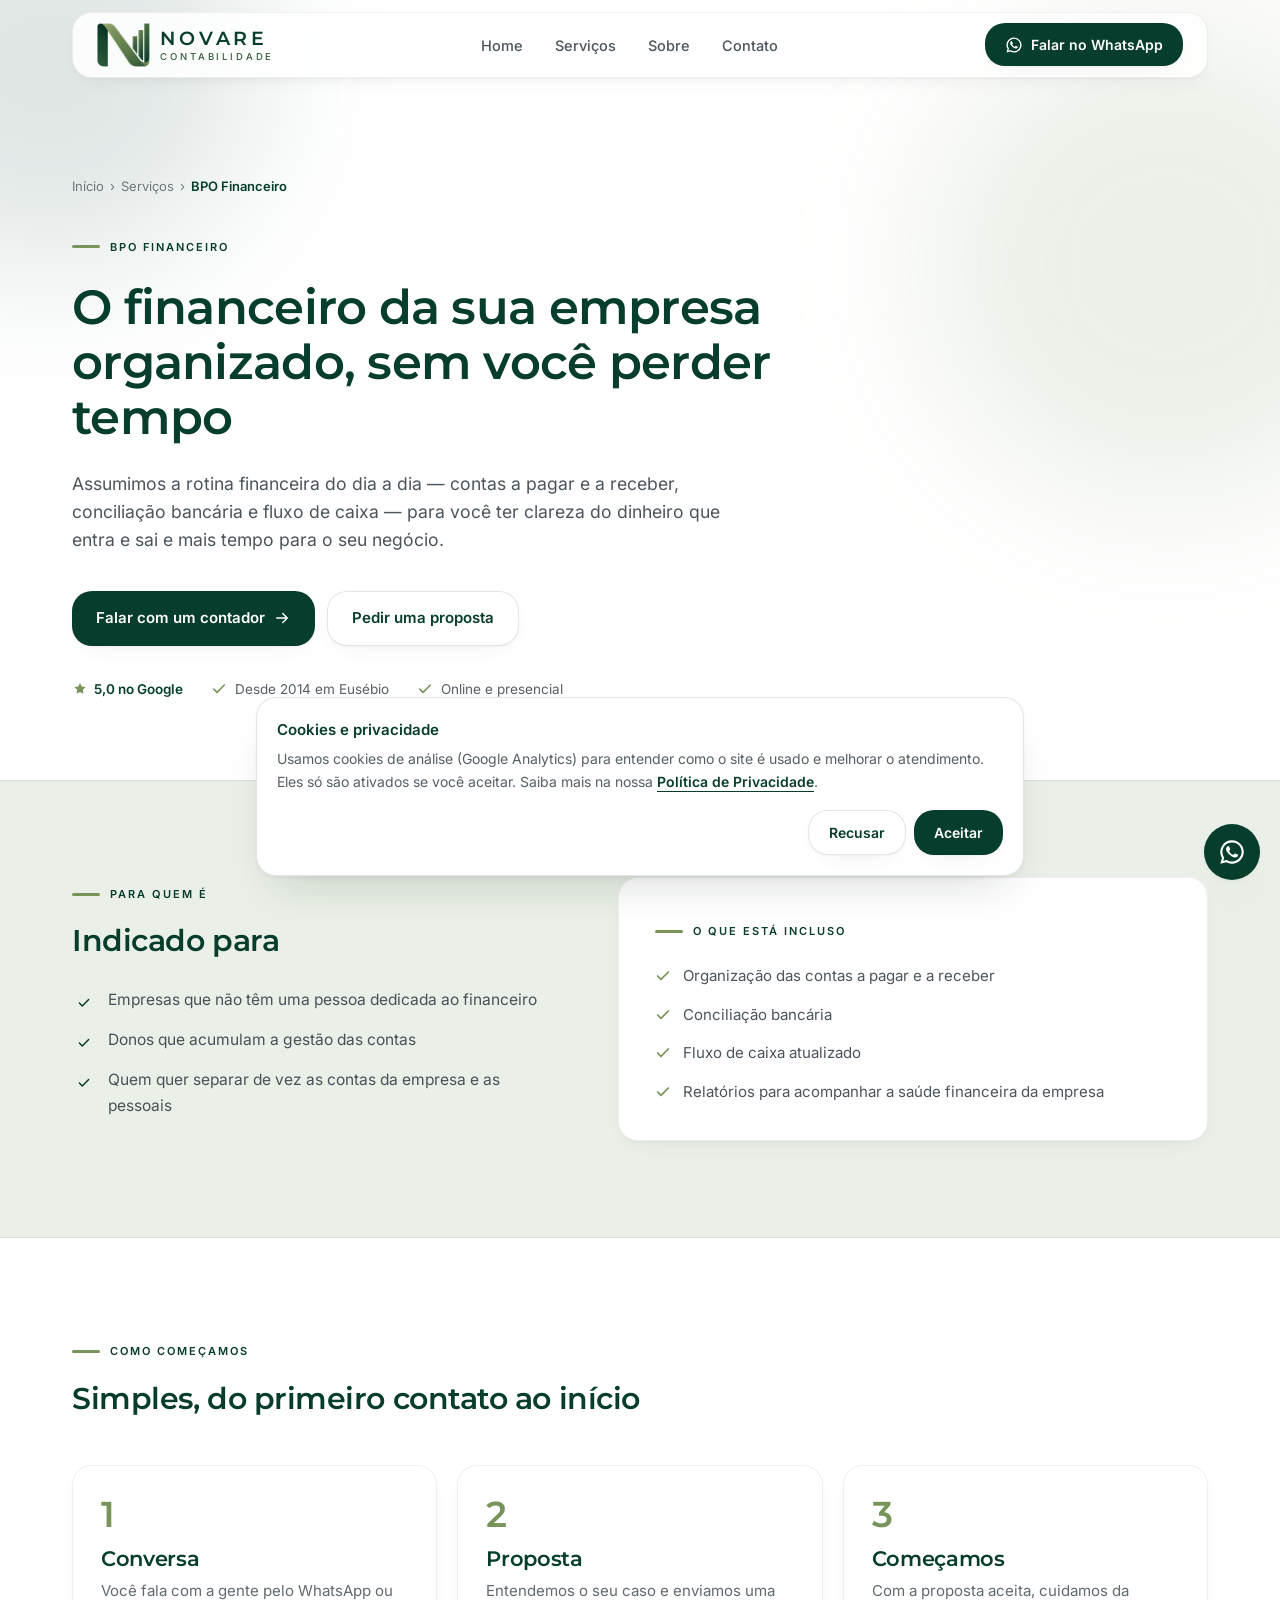
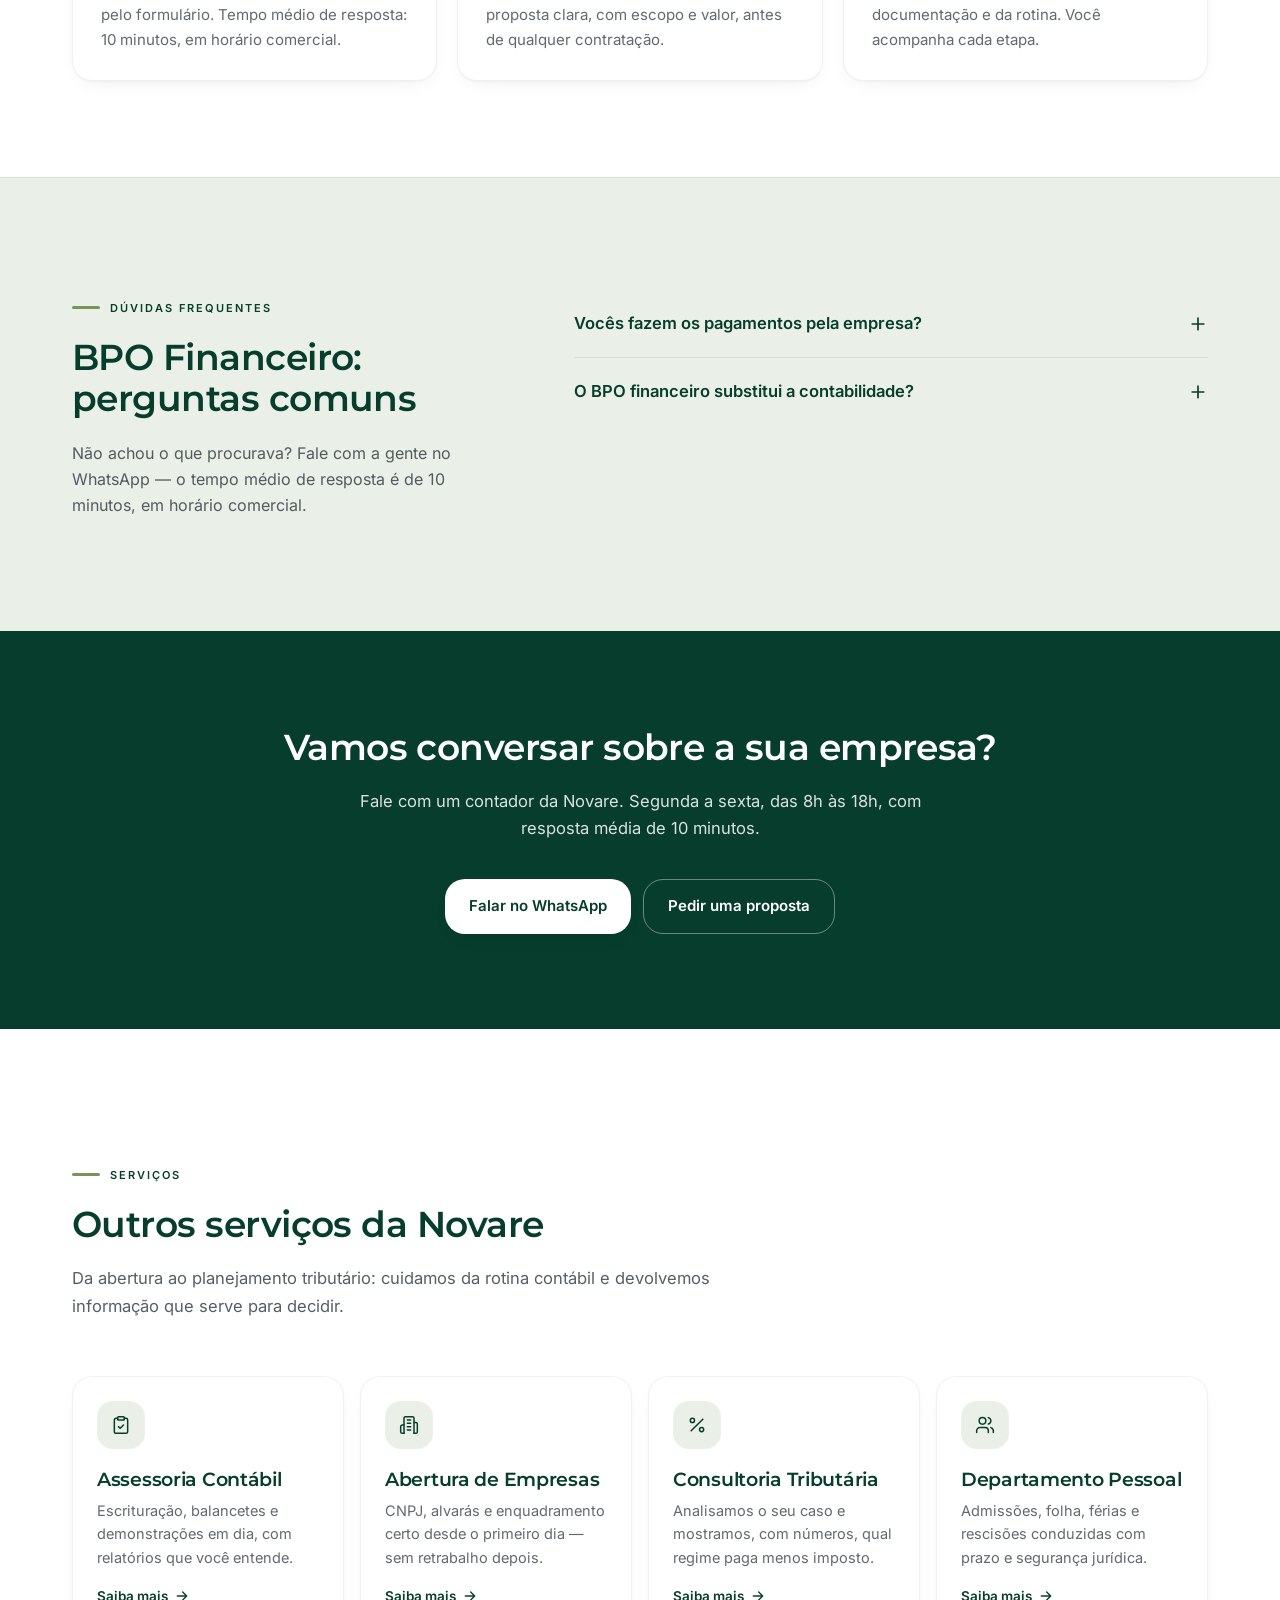
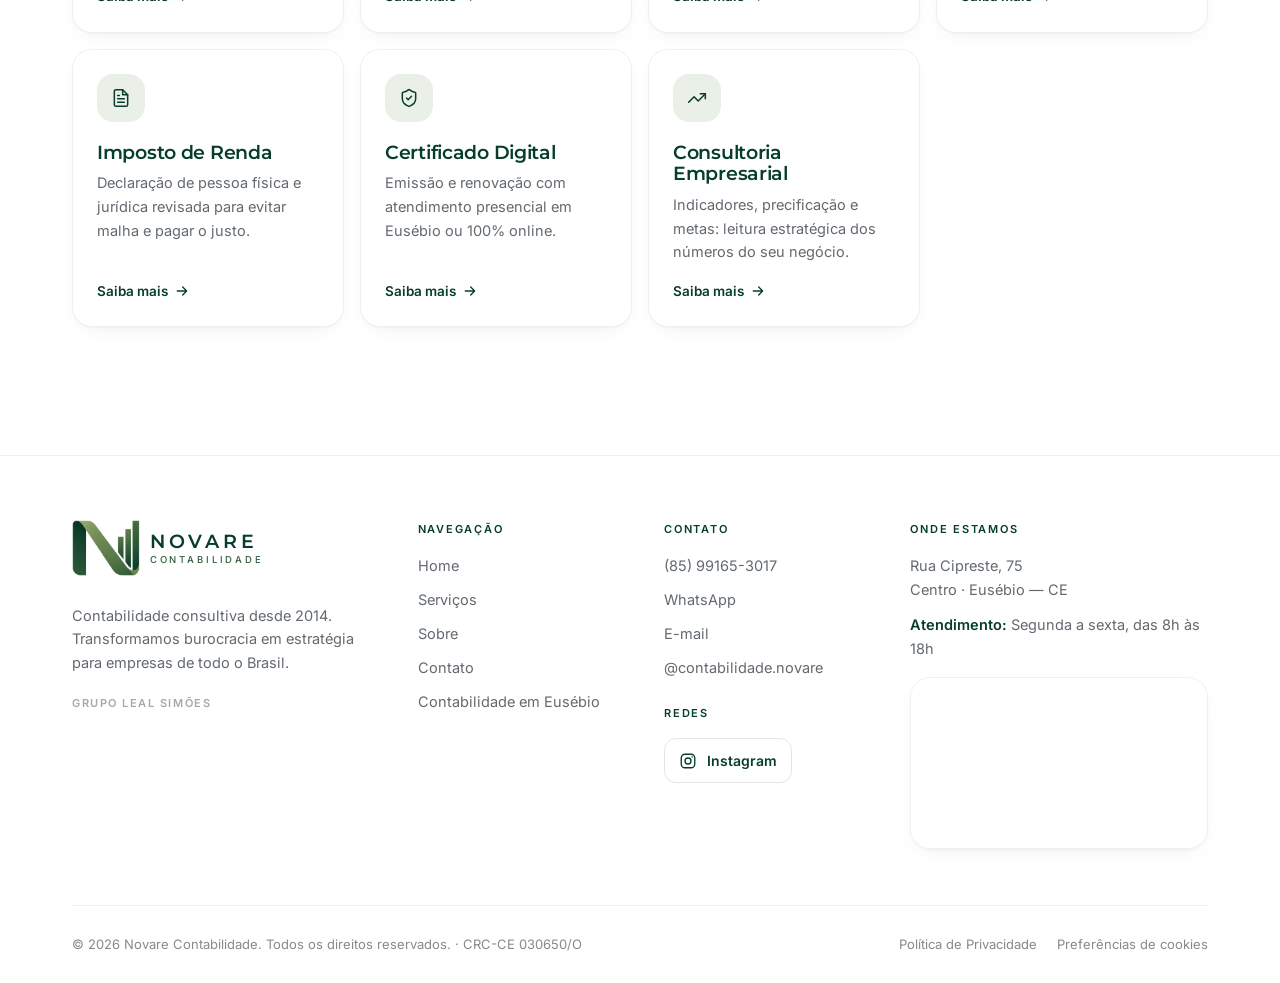
<file: servicos/bpo-financeiro.html>
<!DOCTYPE html><html lang="pt-BR"> <head><meta charset="utf-8"><meta name="viewport" content="width=device-width, initial-scale=1"><meta name="theme-color" content="#073D2C"><title>BPO Financeiro | Novare Contabilidade</title><meta name="description" content="Assumimos a rotina financeira do dia a dia — contas a pagar e a receber, conciliação bancária e fluxo de caixa — para você ter clareza do dinheiro que…"><link rel="canonical" href="https://novarecontabilidade.com/servicos/bpo-financeiro"><meta name="robots" content="index,follow"><meta name="author" content="Novare Contabilidade"><meta property="og:type" content="website"><meta property="og:locale" content="pt_BR"><meta property="og:site_name" content="Novare Contabilidade"><meta property="og:title" content="BPO Financeiro | Novare Contabilidade"><meta property="og:description" content="Assumimos a rotina financeira do dia a dia — contas a pagar e a receber, conciliação bancária e fluxo de caixa — para você ter clareza do dinheiro que…"><meta property="og:url" content="https://novarecontabilidade.com/servicos/bpo-financeiro"><meta property="og:image" content="https://novarecontabilidade.com/assets/img/logo.png"><meta name="twitter:card" content="summary_large_image"><meta name="twitter:title" content="Novare Contabilidade"><meta name="twitter:description" content="Assumimos a rotina financeira do dia a dia — contas a pagar e a receber, conciliação bancária e fluxo de caixa — para você ter clareza do dinheiro que…"><meta name="twitter:image" content="https://novarecontabilidade.com/assets/img/logo.png"><link rel="icon" href="/assets/img/favicon.png" type="image/png"><link rel="apple-touch-icon" href="/assets/img/apple-touch-icon.png"><link rel="preload" href="/assets/fonts/inter-latin-400-normal.woff2" as="font" type="font/woff2" crossorigin><link rel="preload" href="/assets/fonts/cormorant-garamond-latin-600-normal.woff2" as="font" type="font/woff2" crossorigin><link rel="stylesheet" href="/assets/css/aos.css"><link rel="stylesheet" href="/_astro/_modulo_.CmQKac4O.css"></head> <body>  <a href="#hero" class="sr-only focus:not-sr-only focus:absolute focus:left-4 focus:top-4 focus:z-[100] focus:rounded-xl2 focus:bg-novare focus:px-5 focus:py-3 focus:text-white">Pular para o conteúdo</a> <!-- =========================================================
     NAVBAR — fixa, encolhe ao rolar
     ========================================================= --><header id="nav" class="fixed inset-x-0 top-0 z-50 transition-all duration-300"> <div class="shell"> <nav class="mt-3 flex items-center justify-between rounded-xl2 border border-black/[.06] bg-white/85 px-4 py-2.5 shadow-soft backdrop-blur-xl transition-all duration-300 sm:px-6" id="navbar" aria-label="Principal"> <a href="/" class="flex items-center gap-2" aria-label="Novare Contabilidade — início"> <span class="inline-flex items-center gap-2.5"> <img src="/assets/img/simbolo.png" alt="Novare Contabilidade" id="navLogo" class="h-11 w-auto transition-all duration-300" width="213" height="176"> <span class="flex-col leading-none hidden sm:flex" aria-hidden="true"> <span class="font-display text-[19px] font-semibold uppercase tracking-[.2em] text-novare-900">Novare</span> <span class="mt-1 text-[9.5px] font-medium uppercase tracking-[.3em] text-novare-700">Contabilidade</span> </span> </span> </a> <ul class="hidden items-center gap-8 lg:flex"> <li><a href="/#hero" class="nav-link text-[14.5px] font-medium text-ink/80 transition hover:text-novare">Home</a></li> <li><a href="/#servicos" class="nav-link text-[14.5px] font-medium text-ink/80 transition hover:text-novare">Serviços</a></li> <li><a href="/#sobre" class="nav-link text-[14.5px] font-medium text-ink/80 transition hover:text-novare">Sobre</a></li> <li><a href="/#contato" class="nav-link text-[14.5px] font-medium text-ink/80 transition hover:text-novare">Contato</a></li> </ul> <div class="flex items-center gap-2"> <a href="https://wa.me/5585991653017?text=Ol%C3%A1!%20Vim%20pelo%20site%20da%20Novare%20e%20quero%20falar%20com%20um%20especialista." target="_blank" rel="noopener" class="btn btn-primary !px-5 !py-2.5 !text-[14px]"> <svg viewBox="0 0 24 24" class="h-[18px] w-[18px]" fill="currentColor" aria-hidden="true"><path d="M12 2a10 10 0 0 0-8.6 15.1L2 22l5.1-1.3A10 10 0 1 0 12 2Zm0 18.2a8.2 8.2 0 0 1-4.2-1.2l-.3-.2-3 .8.8-2.9-.2-.3A8.2 8.2 0 1 1 12 20.2Zm4.5-6.1c-.2-.1-1.5-.7-1.7-.8-.2-.1-.4-.1-.6.1l-.8.9c-.1.2-.3.2-.5.1a6.7 6.7 0 0 1-3.3-2.9c-.1-.2 0-.4.1-.5l.4-.5c.1-.2.2-.3.3-.5v-.5c0-.2-.6-1.5-.8-2-.2-.5-.4-.4-.6-.4h-.5c-.2 0-.5.1-.7.3-.3.3-.9.9-.9 2.1s.9 2.5 1 2.6c.1.2 1.8 2.8 4.4 3.9 1.6.7 2.2.7 3 .6.5-.1 1.5-.6 1.7-1.2.2-.6.2-1.1.2-1.2-.1-.1-.3-.2-.5-.3Z"></path></svg> <span class="hidden sm:inline">Falar no WhatsApp</span><span class="sm:hidden">WhatsApp</span> </a> <button id="menuBtn" class="rounded-xl2 border border-black/10 p-2.5 lg:hidden" aria-label="Abrir menu" aria-expanded="false" aria-controls="mobileMenu"> <svg viewBox="0 0 24 24" class="h-5 w-5" fill="none" stroke="currentColor" stroke-width="2" stroke-linecap="round"><path d="M4 7h16M4 12h16M4 17h16"></path></svg> </button> </div> </nav> <!-- Menu mobile --> <div id="mobileMenu" class="mt-2 hidden overflow-hidden rounded-xl2 border border-black/[.06] bg-white/95 shadow-lift backdrop-blur-xl lg:hidden"> <a href="/#hero" class="block border-b border-black/5 px-6 py-4 font-medium">Home</a> <a href="/#servicos" class="block border-b border-black/5 px-6 py-4 font-medium">Serviços</a> <a href="/#sobre" class="block border-b border-black/5 px-6 py-4 font-medium">Sobre</a> <a href="/#contato" class="block px-6 py-4 font-medium">Contato</a> </div> </div> </header> <main> <!-- TOPO --> <section id="hero" class="relative overflow-hidden pb-16 pt-36 sm:pt-40 lg:pb-20 lg:pt-44"> <div class="aura -left-40 top-[-8rem] h-[26rem] w-[26rem]" style="background:rgba(7,61,44,.12)" aria-hidden="true"></div> <div class="aura right-[-8rem] top-10 h-[30rem] w-[30rem]" style="background:rgba(120,148,90,.14)" aria-hidden="true"></div> <div class="shell relative"> <nav aria-label="Você está em" class="text-[13px] text-ink/60" data-hero="1"> <ol class="flex flex-wrap items-center gap-1.5"> <li><a href="/" class="underline-offset-4 hover:text-novare hover:underline">Início</a></li> <li aria-hidden="true">›</li> <li><a href="/#servicos" class="underline-offset-4 hover:text-novare hover:underline">Serviços</a></li> <li aria-hidden="true">›</li> <li aria-current="page" class="font-semibold text-novare-900">BPO Financeiro</li> </ol> </nav> <div class="mt-8 max-w-3xl"> <span class="eyebrow" data-hero="1">BPO Financeiro</span> <h1 class="mt-6 text-[1.95rem] font-semibold sm:text-4xl lg:text-[3rem]" data-hero="2">O financeiro da sua empresa organizado, sem você perder tempo</h1> <p class="mt-6 max-w-2xl text-[17.5px] leading-relaxed text-ink/80" data-hero="3">Assumimos a rotina financeira do dia a dia — contas a pagar e a receber, conciliação bancária e fluxo de caixa — para você ter clareza do dinheiro que entra e sai e mais tempo para o seu negócio.</p> <div class="mt-9 flex flex-col gap-3 sm:flex-row" data-hero="4"> <a href="https://wa.me/5585991653017?text=Ol%C3%A1!%20Vim%20pelo%20site%20da%20Novare%20e%20quero%20saber%20sobre%20o%20BPO%20financeiro." target="_blank" rel="noopener" class="btn btn-primary">
Falar com um contador
<svg viewBox="0 0 24 24" class="h-[18px] w-[18px]" fill="none" stroke="currentColor" stroke-width="2" stroke-linecap="round" stroke-linejoin="round" aria-hidden="true"><path d="M5 12h14M13 6l6 6-6 6"></path></svg> </a> <a href="https://forms.gle/xrWo5tuarYDa1hu17" target="_blank" rel="noopener" class="btn btn-ghost">Pedir uma proposta</a> </div> <div class="mt-8 flex flex-wrap items-center gap-x-7 gap-y-3 text-[13.5px] text-ink/75" data-hero="5"> <a href="https://search.google.com/local/reviews?placeid=ChIJ4e3_BDpaxwcRgv1FIwcXdKU" target="_blank" rel="noopener" class="inline-flex items-center gap-1.5 font-semibold text-novare-900 underline-offset-4 hover:underline"> <svg viewBox="0 0 24 24" class="h-4 w-4 text-olive" fill="currentColor" aria-hidden="true"><path d="m12 3 2.6 5.4 5.9.8-4.3 4.1 1 5.9-5.2-2.8-5.2 2.8 1-5.9L3.5 9.2l5.9-.8z"></path></svg> 5,0 no Google
</a> <span class="inline-flex items-center gap-2"><svg viewBox="0 0 24 24" class="h-4 w-4 text-olive" fill="none" stroke="currentColor" stroke-width="2.4" stroke-linecap="round" stroke-linejoin="round" aria-hidden="true"><path d="m4 12 5 5L20 6"/></svg> Desde 2014 em Eusébio</span> <span class="inline-flex items-center gap-2"><svg viewBox="0 0 24 24" class="h-4 w-4 text-olive" fill="none" stroke="currentColor" stroke-width="2.4" stroke-linecap="round" stroke-linejoin="round" aria-hidden="true"><path d="m4 12 5 5L20 6"/></svg> Online e presencial</span> </div> </div> </div> </section> <!-- PARA QUEM É + O QUE ESTÁ INCLUSO --> <section class="border-y border-black/[.06] bg-mist py-20 lg:py-24"> <div class="shell grid gap-10 lg:grid-cols-[.9fr_1.1fr] lg:gap-16"> <div data-aos="fade-right"> <span class="eyebrow">Para quem é</span> <h2 class="mt-5 text-2xl font-semibold sm:text-3xl">Indicado para</h2> <ul class="mt-7 space-y-3"> <li class="flex items-start gap-3 text-[15.5px] text-ink/80"> <span class="mt-1 grid h-6 w-6 shrink-0 place-items-center rounded-full bg-olive-50 text-novare"> <svg viewBox="0 0 24 24" class="h-3.5 w-3.5" fill="none" stroke="currentColor" stroke-width="2.6" stroke-linecap="round" stroke-linejoin="round" aria-hidden="true"><path d="m4 12 5 5L20 6"/></svg> </span> Empresas que não têm uma pessoa dedicada ao financeiro </li><li class="flex items-start gap-3 text-[15.5px] text-ink/80"> <span class="mt-1 grid h-6 w-6 shrink-0 place-items-center rounded-full bg-olive-50 text-novare"> <svg viewBox="0 0 24 24" class="h-3.5 w-3.5" fill="none" stroke="currentColor" stroke-width="2.6" stroke-linecap="round" stroke-linejoin="round" aria-hidden="true"><path d="m4 12 5 5L20 6"/></svg> </span> Donos que acumulam a gestão das contas </li><li class="flex items-start gap-3 text-[15.5px] text-ink/80"> <span class="mt-1 grid h-6 w-6 shrink-0 place-items-center rounded-full bg-olive-50 text-novare"> <svg viewBox="0 0 24 24" class="h-3.5 w-3.5" fill="none" stroke="currentColor" stroke-width="2.6" stroke-linecap="round" stroke-linejoin="round" aria-hidden="true"><path d="m4 12 5 5L20 6"/></svg> </span> Quem quer separar de vez as contas da empresa e as pessoais </li> </ul> </div> <div class="card p-7 sm:p-9" data-aos="fade-left"> <span class="eyebrow">O que está incluso</span> <ul class="mt-6 space-y-3.5"> <li class="flex items-start gap-3 text-[15px] leading-relaxed text-ink/80"> <svg viewBox="0 0 24 24" class="mt-1 h-4 w-4 shrink-0 text-olive" fill="none" stroke="currentColor" stroke-width="2.6" stroke-linecap="round" stroke-linejoin="round" aria-hidden="true"><path d="m4 12 5 5L20 6"/></svg> Organização das contas a pagar e a receber </li><li class="flex items-start gap-3 text-[15px] leading-relaxed text-ink/80"> <svg viewBox="0 0 24 24" class="mt-1 h-4 w-4 shrink-0 text-olive" fill="none" stroke="currentColor" stroke-width="2.6" stroke-linecap="round" stroke-linejoin="round" aria-hidden="true"><path d="m4 12 5 5L20 6"/></svg> Conciliação bancária </li><li class="flex items-start gap-3 text-[15px] leading-relaxed text-ink/80"> <svg viewBox="0 0 24 24" class="mt-1 h-4 w-4 shrink-0 text-olive" fill="none" stroke="currentColor" stroke-width="2.6" stroke-linecap="round" stroke-linejoin="round" aria-hidden="true"><path d="m4 12 5 5L20 6"/></svg> Fluxo de caixa atualizado </li><li class="flex items-start gap-3 text-[15px] leading-relaxed text-ink/80"> <svg viewBox="0 0 24 24" class="mt-1 h-4 w-4 shrink-0 text-olive" fill="none" stroke="currentColor" stroke-width="2.6" stroke-linecap="round" stroke-linejoin="round" aria-hidden="true"><path d="m4 12 5 5L20 6"/></svg> Relatórios para acompanhar a saúde financeira da empresa </li> </ul>  </div> </div> </section> <!-- COMO COMEÇAMOS --> <section class="py-20 lg:py-24"> <div class="shell"> <div class="max-w-2xl" data-aos="fade-up"> <span class="eyebrow">Como começamos</span> <h2 class="mt-5 text-2xl font-semibold sm:text-3xl">Simples, do primeiro contato ao início</h2> </div> <ol class="mt-12 grid gap-5 md:grid-cols-3"> <li class="card p-7" data-aos="fade-up"> <span class="font-display text-4xl font-semibold text-olive [font-variant-numeric:lining-nums]">1</span> <h3 class="mt-3 text-[21px] font-semibold">Conversa</h3> <p class="mt-2 text-[15px] leading-relaxed text-ink/70">Você fala com a gente pelo WhatsApp ou pelo formulário. Tempo médio de resposta: 10 minutos, em horário comercial.</p> </li><li class="card p-7" data-aos="fade-up" data-aos-delay="80"> <span class="font-display text-4xl font-semibold text-olive [font-variant-numeric:lining-nums]">2</span> <h3 class="mt-3 text-[21px] font-semibold">Proposta</h3> <p class="mt-2 text-[15px] leading-relaxed text-ink/70">Entendemos o seu caso e enviamos uma proposta clara, com escopo e valor, antes de qualquer contratação.</p> </li><li class="card p-7" data-aos="fade-up" data-aos-delay="160"> <span class="font-display text-4xl font-semibold text-olive [font-variant-numeric:lining-nums]">3</span> <h3 class="mt-3 text-[21px] font-semibold">Começamos</h3> <p class="mt-2 text-[15px] leading-relaxed text-ink/70">Com a proposta aceita, cuidamos da documentação e da rotina. Você acompanha cada etapa.</p> </li> </ol> </div> </section> <!-- =========================================================
     FAQ
     ========================================================= --><section class="border-t border-black/[.06] bg-mist py-24 lg:py-28"> <div class="shell"> <div class="grid gap-12 lg:grid-cols-[.8fr_1.2fr] lg:gap-20"> <div data-aos="fade-right"> <span class="eyebrow">Dúvidas frequentes</span> <h2 class="mt-5 text-3xl font-semibold sm:text-4xl">BPO Financeiro:<br class="hidden sm:block"> perguntas comuns</h2> <p class="mt-5 text-[16px] text-ink/75">Não achou o que procurava? Fale com a gente no WhatsApp — o tempo médio de resposta é de 10 minutos, em horário comercial.</p> </div> <div class="divide-y divide-black/[.08]" data-aos="fade-left"> <div class="faq-item"> <button class="faq-btn" aria-expanded="false"> <span class="text-[16.5px] font-semibold text-novare-900">Vocês fazem os pagamentos pela empresa?</span> <svg class="faq-chevron h-5 w-5 shrink-0 text-novare transition-transform duration-300" viewBox="0 0 24 24" fill="none" stroke="currentColor" stroke-width="2" stroke-linecap="round" aria-hidden="true"><path d="M12 5v14M5 12h14"></path></svg> </button> <div class="faq-panel"><div><p class="pb-5 pr-10 text-[15px] leading-relaxed text-ink/75">Combinamos isso na proposta. Organizamos as contas e a programação de pagamentos; a forma de autorização fica definida com você.</p></div></div> </div><div class="faq-item"> <button class="faq-btn" aria-expanded="false"> <span class="text-[16.5px] font-semibold text-novare-900">O BPO financeiro substitui a contabilidade?</span> <svg class="faq-chevron h-5 w-5 shrink-0 text-novare transition-transform duration-300" viewBox="0 0 24 24" fill="none" stroke="currentColor" stroke-width="2" stroke-linecap="round" aria-hidden="true"><path d="M12 5v14M5 12h14"></path></svg> </button> <div class="faq-panel"><div><p class="pb-5 pr-10 text-[15px] leading-relaxed text-ink/75">Não, eles se completam: o BPO organiza o dia a dia financeiro, e a contabilidade cuida dos registros e dos impostos. Juntos, os números ficam consistentes.</p></div></div> </div> </div> </div> </div> <script type="application/ld+json">{"@context":"https://schema.org","@type":"FAQPage","mainEntity":[{"@type":"Question","name":"Vocês fazem os pagamentos pela empresa?","acceptedAnswer":{"@type":"Answer","text":"Combinamos isso na proposta. Organizamos as contas e a programação de pagamentos; a forma de autorização fica definida com você."}},{"@type":"Question","name":"O BPO financeiro substitui a contabilidade?","acceptedAnswer":{"@type":"Answer","text":"Não, eles se completam: o BPO organiza o dia a dia financeiro, e a contabilidade cuida dos registros e dos impostos. Juntos, os números ficam consistentes."}}]}</script> </section> <!-- CHAMADA FINAL --> <section class="relative overflow-hidden py-20 text-white lg:py-24" style="background:#073D2C"> <div class="shell relative text-center"> <h2 class="mx-auto max-w-3xl text-3xl font-semibold !text-white sm:text-4xl">Vamos conversar sobre a sua empresa?</h2> <p class="mx-auto mt-5 max-w-xl text-[16.5px] text-white/85">
Fale com um contador da Novare. Segunda a sexta, das 8h às 18h, com resposta média de 10 minutos.
</p> <div class="mt-9 flex flex-col justify-center gap-3 sm:flex-row"> <a href="https://wa.me/5585991653017?text=Ol%C3%A1!%20Vim%20pelo%20site%20da%20Novare%20e%20quero%20saber%20sobre%20o%20BPO%20financeiro." target="_blank" rel="noopener" class="btn bg-white text-novare-900 shadow-soft hover:-translate-y-0.5">Falar no WhatsApp</a> <a href="https://forms.gle/xrWo5tuarYDa1hu17" target="_blank" rel="noopener" class="btn border border-white/40 text-white hover:-translate-y-0.5 hover:bg-white/10">Pedir uma proposta</a> </div> </div> </section> <!-- =========================================================
     SERVIÇOS
     ========================================================= --><section id="servicos" class="scroll-mt-28 py-24 lg:py-32"> <div class="shell"> <div class="max-w-2xl" data-aos="fade-up"> <span class="eyebrow">Serviços</span> <h2 class="mt-5 text-3xl font-semibold sm:text-4xl">Outros serviços da Novare</h2> <p class="mt-5 text-[16.5px] text-ink/75">Da abertura ao planejamento tributário: cuidamos da rotina contábil e devolvemos informação que serve para decidir.</p> </div> <div class="mt-14 grid gap-4 sm:grid-cols-2 lg:grid-cols-4"> <a href="/servicos/assessoria-contabil" class="card card-hover group flex flex-col p-6" data-aos="fade-up"> <span class="grid h-12 w-12 place-items-center rounded-2xl bg-olive-50 text-novare transition-colors duration-300 group-hover:bg-novare group-hover:text-white"> <svg viewBox="0 0 24 24" class="h-5 w-5" fill="none" stroke="currentColor" stroke-width="1.8" stroke-linecap="round" stroke-linejoin="round" aria-hidden="true"><rect x="8" y="2" width="8" height="4" rx="1"/><path d="M16 4h2a2 2 0 0 1 2 2v14a2 2 0 0 1-2 2H6a2 2 0 0 1-2-2V6a2 2 0 0 1 2-2h2"/><path d="m9 14 2 2 4-4"/></svg> </span> <h3 class="mt-5 text-[19px] font-semibold">Assessoria Contábil</h3> <p class="mt-2 flex-1 text-[14.5px] leading-relaxed text-ink/70">Escrituração, balancetes e demonstrações em dia, com relatórios que você entende.</p> <span class="mt-4 inline-flex items-center gap-1.5 text-[13.5px] font-semibold text-novare">
Saiba mais
<svg viewBox="0 0 24 24" class="h-4 w-4 transition-transform duration-300 group-hover:translate-x-0.5" fill="none" stroke="currentColor" stroke-width="2" stroke-linecap="round" stroke-linejoin="round" aria-hidden="true"><path d="M5 12h14M13 6l6 6-6 6"></path></svg> </span> </a><a href="/servicos/abertura-de-empresas" class="card card-hover group flex flex-col p-6" data-aos="fade-up" data-aos-delay="60"> <span class="grid h-12 w-12 place-items-center rounded-2xl bg-olive-50 text-novare transition-colors duration-300 group-hover:bg-novare group-hover:text-white"> <svg viewBox="0 0 24 24" class="h-5 w-5" fill="none" stroke="currentColor" stroke-width="1.8" stroke-linecap="round" stroke-linejoin="round" aria-hidden="true"><path d="M6 22V4a2 2 0 0 1 2-2h8a2 2 0 0 1 2 2v18"/><path d="M6 12H4a2 2 0 0 0-2 2v6a2 2 0 0 0 2 2h2"/><path d="M18 9h2a2 2 0 0 1 2 2v9a2 2 0 0 1-2 2h-2"/><path d="M10 6h4M10 10h4M10 14h4M10 18h4"/></svg> </span> <h3 class="mt-5 text-[19px] font-semibold">Abertura de Empresas</h3> <p class="mt-2 flex-1 text-[14.5px] leading-relaxed text-ink/70">CNPJ, alvarás e enquadramento certo desde o primeiro dia — sem retrabalho depois.</p> <span class="mt-4 inline-flex items-center gap-1.5 text-[13.5px] font-semibold text-novare">
Saiba mais
<svg viewBox="0 0 24 24" class="h-4 w-4 transition-transform duration-300 group-hover:translate-x-0.5" fill="none" stroke="currentColor" stroke-width="2" stroke-linecap="round" stroke-linejoin="round" aria-hidden="true"><path d="M5 12h14M13 6l6 6-6 6"></path></svg> </span> </a><a href="/servicos/consultoria-tributaria" class="card card-hover group flex flex-col p-6" data-aos="fade-up" data-aos-delay="120"> <span class="grid h-12 w-12 place-items-center rounded-2xl bg-olive-50 text-novare transition-colors duration-300 group-hover:bg-novare group-hover:text-white"> <svg viewBox="0 0 24 24" class="h-5 w-5" fill="none" stroke="currentColor" stroke-width="1.8" stroke-linecap="round" stroke-linejoin="round" aria-hidden="true"><path d="M19 5 5 19"/><circle cx="6.5" cy="6.5" r="2.5"/><circle cx="17.5" cy="17.5" r="2.5"/></svg> </span> <h3 class="mt-5 text-[19px] font-semibold">Consultoria Tributária</h3> <p class="mt-2 flex-1 text-[14.5px] leading-relaxed text-ink/70">Analisamos o seu caso e mostramos, com números, qual regime paga menos imposto.</p> <span class="mt-4 inline-flex items-center gap-1.5 text-[13.5px] font-semibold text-novare">
Saiba mais
<svg viewBox="0 0 24 24" class="h-4 w-4 transition-transform duration-300 group-hover:translate-x-0.5" fill="none" stroke="currentColor" stroke-width="2" stroke-linecap="round" stroke-linejoin="round" aria-hidden="true"><path d="M5 12h14M13 6l6 6-6 6"></path></svg> </span> </a><a href="/servicos/departamento-pessoal" class="card card-hover group flex flex-col p-6" data-aos="fade-up" data-aos-delay="180"> <span class="grid h-12 w-12 place-items-center rounded-2xl bg-olive-50 text-novare transition-colors duration-300 group-hover:bg-novare group-hover:text-white"> <svg viewBox="0 0 24 24" class="h-5 w-5" fill="none" stroke="currentColor" stroke-width="1.8" stroke-linecap="round" stroke-linejoin="round" aria-hidden="true"><path d="M16 21v-2a4 4 0 0 0-4-4H6a4 4 0 0 0-4 4v2"/><circle cx="9" cy="7" r="4"/><path d="M22 21v-2a4 4 0 0 0-3-3.87"/><path d="M16 3.13a4 4 0 0 1 0 7.75"/></svg> </span> <h3 class="mt-5 text-[19px] font-semibold">Departamento Pessoal</h3> <p class="mt-2 flex-1 text-[14.5px] leading-relaxed text-ink/70">Admissões, folha, férias e rescisões conduzidas com prazo e segurança jurídica.</p> <span class="mt-4 inline-flex items-center gap-1.5 text-[13.5px] font-semibold text-novare">
Saiba mais
<svg viewBox="0 0 24 24" class="h-4 w-4 transition-transform duration-300 group-hover:translate-x-0.5" fill="none" stroke="currentColor" stroke-width="2" stroke-linecap="round" stroke-linejoin="round" aria-hidden="true"><path d="M5 12h14M13 6l6 6-6 6"></path></svg> </span> </a><a href="/servicos/imposto-de-renda" class="card card-hover group flex flex-col p-6" data-aos="fade-up"> <span class="grid h-12 w-12 place-items-center rounded-2xl bg-olive-50 text-novare transition-colors duration-300 group-hover:bg-novare group-hover:text-white"> <svg viewBox="0 0 24 24" class="h-5 w-5" fill="none" stroke="currentColor" stroke-width="1.8" stroke-linecap="round" stroke-linejoin="round" aria-hidden="true"><path d="M14 2H6a2 2 0 0 0-2 2v16a2 2 0 0 0 2 2h12a2 2 0 0 0 2-2V8z"/><path d="M14 2v6h6"/><path d="M16 13H8M16 17H8M10 9H8"/></svg> </span> <h3 class="mt-5 text-[19px] font-semibold">Imposto de Renda</h3> <p class="mt-2 flex-1 text-[14.5px] leading-relaxed text-ink/70">Declaração de pessoa física e jurídica revisada para evitar malha e pagar o justo.</p> <span class="mt-4 inline-flex items-center gap-1.5 text-[13.5px] font-semibold text-novare">
Saiba mais
<svg viewBox="0 0 24 24" class="h-4 w-4 transition-transform duration-300 group-hover:translate-x-0.5" fill="none" stroke="currentColor" stroke-width="2" stroke-linecap="round" stroke-linejoin="round" aria-hidden="true"><path d="M5 12h14M13 6l6 6-6 6"></path></svg> </span> </a><a href="/servicos/certificado-digital" class="card card-hover group flex flex-col p-6" data-aos="fade-up" data-aos-delay="60"> <span class="grid h-12 w-12 place-items-center rounded-2xl bg-olive-50 text-novare transition-colors duration-300 group-hover:bg-novare group-hover:text-white"> <svg viewBox="0 0 24 24" class="h-5 w-5" fill="none" stroke="currentColor" stroke-width="1.8" stroke-linecap="round" stroke-linejoin="round" aria-hidden="true"><path d="M20 13c0 5-3.5 7.5-7.7 9a1 1 0 0 1-.6 0C7.5 20.5 4 18 4 13V6a1 1 0 0 1 1-1c2 0 4.5-1.2 6.2-2.7a1.2 1.2 0 0 1 1.6 0C14.5 3.8 17 5 19 5a1 1 0 0 1 1 1z"/><path d="m9 12 2 2 4-4"/></svg> </span> <h3 class="mt-5 text-[19px] font-semibold">Certificado Digital</h3> <p class="mt-2 flex-1 text-[14.5px] leading-relaxed text-ink/70">Emissão e renovação com atendimento presencial em Eusébio ou 100% online.</p> <span class="mt-4 inline-flex items-center gap-1.5 text-[13.5px] font-semibold text-novare">
Saiba mais
<svg viewBox="0 0 24 24" class="h-4 w-4 transition-transform duration-300 group-hover:translate-x-0.5" fill="none" stroke="currentColor" stroke-width="2" stroke-linecap="round" stroke-linejoin="round" aria-hidden="true"><path d="M5 12h14M13 6l6 6-6 6"></path></svg> </span> </a><a href="/servicos/consultoria-empresarial" class="card card-hover group flex flex-col p-6" data-aos="fade-up" data-aos-delay="120"> <span class="grid h-12 w-12 place-items-center rounded-2xl bg-olive-50 text-novare transition-colors duration-300 group-hover:bg-novare group-hover:text-white"> <svg viewBox="0 0 24 24" class="h-5 w-5" fill="none" stroke="currentColor" stroke-width="1.8" stroke-linecap="round" stroke-linejoin="round" aria-hidden="true"><path d="m22 7-8.5 8.5-5-5L2 17"/><path d="M16 7h6v6"/></svg> </span> <h3 class="mt-5 text-[19px] font-semibold">Consultoria Empresarial</h3> <p class="mt-2 flex-1 text-[14.5px] leading-relaxed text-ink/70">Indicadores, precificação e metas: leitura estratégica dos números do seu negócio.</p> <span class="mt-4 inline-flex items-center gap-1.5 text-[13.5px] font-semibold text-novare">
Saiba mais
<svg viewBox="0 0 24 24" class="h-4 w-4 transition-transform duration-300 group-hover:translate-x-0.5" fill="none" stroke="currentColor" stroke-width="2" stroke-linecap="round" stroke-linejoin="round" aria-hidden="true"><path d="M5 12h14M13 6l6 6-6 6"></path></svg> </span> </a> </div> </div> </section> </main> <!-- =========================================================
     RODAPÉ
     ========================================================= --><footer class="border-t border-black/[.06] bg-white pt-16"> <div class="shell"> <div class="grid gap-12 pb-14 lg:grid-cols-[1.2fr_.8fr_.8fr_1.2fr]"> <div> <span class="inline-flex items-center gap-2.5"> <img src="/assets/img/simbolo.png" alt class="h-14 w-auto transition-all duration-300" width="213" height="176"> <span class="flex-col leading-none flex"> <span class="font-display text-[19px] font-semibold uppercase tracking-[.2em] text-novare-900">Novare</span> <span class="mt-1 text-[9.5px] font-medium uppercase tracking-[.3em] text-novare-700">Contabilidade</span> </span> </span> <p class="mt-5 max-w-xs text-[14.5px] leading-relaxed text-ink/70">
Contabilidade consultiva desde 2014. Transformamos burocracia em estratégia para
          empresas de todo o Brasil.
</p> <p class="mt-5 text-[11px] font-semibold uppercase tracking-[.14em] text-ink/40">Grupo Leal Simões</p> </div> <nav aria-label="Rodapé — navegação"> <p class="text-[11px] font-semibold uppercase tracking-[.16em] text-novare">Navegação</p> <ul class="mt-4 space-y-2.5 text-[14.5px] text-ink/70"> <li><a class="transition hover:text-novare" href="/#hero">Home</a></li> <li><a class="transition hover:text-novare" href="/#servicos">Serviços</a></li> <li><a class="transition hover:text-novare" href="/#sobre">Sobre</a></li> <li><a class="transition hover:text-novare" href="/#contato">Contato</a></li> <li><a class="transition hover:text-novare" href="/contabilidade-em-eusebio">Contabilidade em Eusébio</a></li> </ul> </nav> <div> <p class="text-[11px] font-semibold uppercase tracking-[.16em] text-novare">Contato</p> <ul class="mt-4 space-y-2.5 text-[14.5px] text-ink/70"> <li><a class="transition hover:text-novare" href="tel:+5585991653017">(85) 99165-3017</a></li> <li><a class="transition hover:text-novare" href="https://wa.me/5585991653017" target="_blank" rel="noopener">WhatsApp</a></li> <li><a class="transition hover:text-novare" href="mailto:contato@novarecontabilidade.com">E-mail</a></li> <li><a class="transition hover:text-novare" href="https://www.instagram.com/contabilidade.novare" target="_blank" rel="noopener">@contabilidade.novare</a></li> </ul> <p class="mt-6 text-[11px] font-semibold uppercase tracking-[.16em] text-novare">Redes</p> <ul class="mt-4 flex flex-wrap gap-2.5"> <li> <a href="https://www.instagram.com/contabilidade.novare" target="_blank" rel="noopener" aria-label="Instagram @contabilidade.novare" class="inline-flex items-center gap-2.5 rounded-xl border border-black/10 px-3.5 py-2.5 text-[14px] font-semibold text-novare transition hover:-translate-y-0.5 hover:border-novare/30 hover:bg-olive-50"> <svg viewBox="0 0 24 24" class="h-[18px] w-[18px]" fill="none" stroke="currentColor" stroke-width="1.8" aria-hidden="true"><rect x="3" y="3" width="18" height="18" rx="5"></rect><circle cx="12" cy="12" r="4"></circle><circle cx="17.5" cy="6.5" r="1" fill="currentColor" stroke="none"></circle></svg>
Instagram
</a> </li> </ul> </div> <div> <p class="text-[11px] font-semibold uppercase tracking-[.16em] text-novare">Onde estamos</p> <p class="mt-4 text-[14.5px] leading-relaxed text-ink/70">Rua Cipreste, 75<br>Centro · Eusébio — CE</p> <p class="mt-3 text-[14.5px] leading-relaxed text-ink/70"><span class="font-semibold text-novare-900">Atendimento:</span> Segunda a sexta, das 8h às 18h</p> <div class="mt-4 overflow-hidden rounded-xl2 border border-black/[.06] shadow-soft"> <iframe title="Mapa da localização da Novare Contabilidade" src="https://maps.google.com/maps?q=Rua%20Cipreste%2C%2075%2C%20Centro%2C%20Eus%C3%A9bio%20CE&output=embed" width="100%" height="170" style="border:0" loading="lazy" referrerpolicy="no-referrer-when-downgrade"></iframe> </div> </div> </div> <div class="flex flex-col items-center justify-between gap-4 border-t border-black/[.06] py-7 sm:flex-row"> <p class="text-[13px] text-ink/55">© <span id="year">2026</span> Novare Contabilidade. Todos os direitos reservados. · <span class="whitespace-nowrap">CRC-CE 030650/O</span></p> <span class="flex flex-wrap items-center gap-x-5 gap-y-2"><a href="/politica-de-privacidade" class="text-[13px] text-ink/55 underline-offset-4 transition hover:text-novare hover:underline">Política de Privacidade</a><a href="#" data-abrir-cookies class="text-[13px] text-ink/55 underline-offset-4 transition hover:text-novare hover:underline">Preferências de cookies</a></span> </div> </div> </footer> <!-- Botão flutuante do WhatsApp --><a href="https://wa.me/5585991653017?text=Ol%C3%A1!%20Vim%20pelo%20site%20da%20Novare." target="_blank" rel="noopener" class="fixed bottom-5 right-5 z-40 grid h-14 w-14 place-items-center rounded-full text-white shadow-lift transition-transform duration-300 hover:scale-110" style="background:#073D2C" aria-label="Falar no WhatsApp"> <svg viewBox="0 0 24 24" class="h-7 w-7" fill="currentColor" aria-hidden="true"><path d="M12 2a10 10 0 0 0-8.6 15.1L2 22l5.1-1.3A10 10 0 1 0 12 2Zm0 18.2a8.2 8.2 0 0 1-4.2-1.2l-.3-.2-3 .8.8-2.9-.2-.3A8.2 8.2 0 1 1 12 20.2Zm4.5-6.1c-.2-.1-1.5-.7-1.7-.8-.2-.1-.4-.1-.6.1l-.8.9c-.1.2-.3.2-.5.1a6.7 6.7 0 0 1-3.3-2.9c-.1-.2 0-.4.1-.5l.4-.5c.1-.2.2-.3.3-.5v-.5c0-.2-.6-1.5-.8-2-.2-.5-.4-.4-.6-.4h-.5c-.2 0-.5.1-.7.3-.3.3-.9.9-.9 2.1s.9 2.5 1 2.6c.1.2 1.8 2.8 4.4 3.9 1.6.7 2.2.7 3 .6.5-.1 1.5-.6 1.7-1.2.2-.6.2-1.1.2-1.2-.1-.1-.3-.2-.5-.3Z"></path></svg> </a> <script type="application/ld+json">{"@context":"https://schema.org","@graph":[{"@type":"Service","name":"BPO Financeiro","description":"Assumimos a rotina financeira do dia a dia — contas a pagar e a receber, conciliação bancária e fluxo de caixa — para você ter clareza do dinheiro que entra e sai e mais tempo para o seu negócio.","url":"https://novarecontabilidade.com/servicos/bpo-financeiro","areaServed":{"@type":"Country","name":"Brasil"},"provider":{"@type":"AccountingService","name":"Novare Contabilidade","url":"https://novarecontabilidade.com/","telephone":"+5585991653017"}},{"@type":"BreadcrumbList","itemListElement":[{"@type":"ListItem","position":1,"name":"Início","item":"https://novarecontabilidade.com/"},{"@type":"ListItem","position":2,"name":"Serviços","item":"https://novarecontabilidade.com/#servicos"},{"@type":"ListItem","position":3,"name":"BPO Financeiro","item":"https://novarecontabilidade.com/servicos/bpo-financeiro"}]}]}</script>  <div id="avisoCookies" class="fixed inset-x-3 bottom-3 z-[60] mx-auto hidden max-w-3xl rounded-xl2 border border-black/10 bg-white p-5 shadow-lift sm:inset-x-6 sm:bottom-6" role="dialog" aria-labelledby="avisoCookiesTitulo" aria-live="polite"><p id="avisoCookiesTitulo" class="text-[15px] font-semibold text-novare-900">Cookies e privacidade</p><p class="mt-1.5 text-[14px] leading-relaxed text-ink/75">
Usamos cookies de análise (Google Analytics) para entender como o site é usado e melhorar o atendimento. Eles só são
        ativados se você aceitar. Saiba mais na nossa <a href="/politica-de-privacidade" class="font-semibold text-novare underline underline-offset-4">Política de Privacidade</a>.
</p><div class="mt-4 flex flex-col gap-2 sm:flex-row sm:justify-end"><button type="button" data-cookies="recusar" class="btn btn-ghost !px-5 !py-2.5 !text-[14px]">Recusar</button><button type="button" data-cookies="aceitar" class="btn btn-primary !px-5 !py-2.5 !text-[14px]">Aceitar</button></div></div><script>(function(){const id = "G-SE3JPV86N8";

      window.dataLayer = window.dataLayer || [];
      window.gtag = function () { window.dataLayer.push(arguments); };
      window.gtag("consent", "default", {
        analytics_storage: "denied",
        ad_storage: "denied",
        ad_user_data: "denied",
        ad_personalization: "denied",
        wait_for_update: 500,
      });
      try { if (localStorage.getItem("novare-cookies-v1") === "aceito") window.gtag("consent", "update", { analytics_storage: "granted" }); } catch (e) {}
      window.gtag("js", new Date());
      window.gtag("config", id);
    })();</script><script async src="https://www.googletagmanager.com/gtag/js?id=G-SE3JPV86N8"></script><script>
      (function () {
        var CHAVE = "novare-cookies-v1";
        var aviso = document.getElementById("avisoCookies");
        function ler() { try { return localStorage.getItem(CHAVE); } catch (e) { return null; } }
        function gravar(v) { try { localStorage.setItem(CHAVE, v); } catch (e) {} }
        function aceitou() { return ler() === "aceito"; }

        // Eventos de conversão: só para quem aceitou os cookies
        document.addEventListener("click", function (e) {
          if (!aceitou()) return;
          var a = e.target.closest && e.target.closest("a[href]");
          if (!a) return;
          var h = a.getAttribute("href") || "";
          var ev = h.indexOf("wa.me") > -1 ? "clique_whatsapp"
            : h.indexOf("tel:") === 0 ? "clique_telefone"
            : h.indexOf("mailto:") === 0 ? "clique_email"
            : h.indexOf("forms.gle") > -1 ? "clique_formulario" : null;
          if (ev) window.gtag("event", ev, { local: location.pathname });
        });

        function decidir(v) {
          gravar(v);
          aviso.classList.add("hidden");
          window.gtag("consent", "update", { analytics_storage: v === "aceito" ? "granted" : "denied" });
        }
        aviso.addEventListener("click", function (e) {
          var b = e.target.closest("[data-cookies]");
          if (b) decidir(b.getAttribute("data-cookies") === "aceitar" ? "aceito" : "recusado");
        });
        // Link "Preferências de cookies" do rodapé reabre o aviso
        document.addEventListener("click", function (e) {
          if (e.target.closest && e.target.closest("[data-abrir-cookies]")) { e.preventDefault(); aviso.classList.remove("hidden"); }
        });

        var escolha = ler();
        if (escolha !== "aceito" && escolha !== "recusado") aviso.classList.remove("hidden");
      })();
    </script>  <script src="/assets/js/gsap.min.js" defer></script> <script src="/assets/js/ScrollTrigger.min.js" defer></script> <script src="/assets/js/aos.js" defer></script> <script src="/assets/js/main.js" defer></script>  </body> </html>
</file>
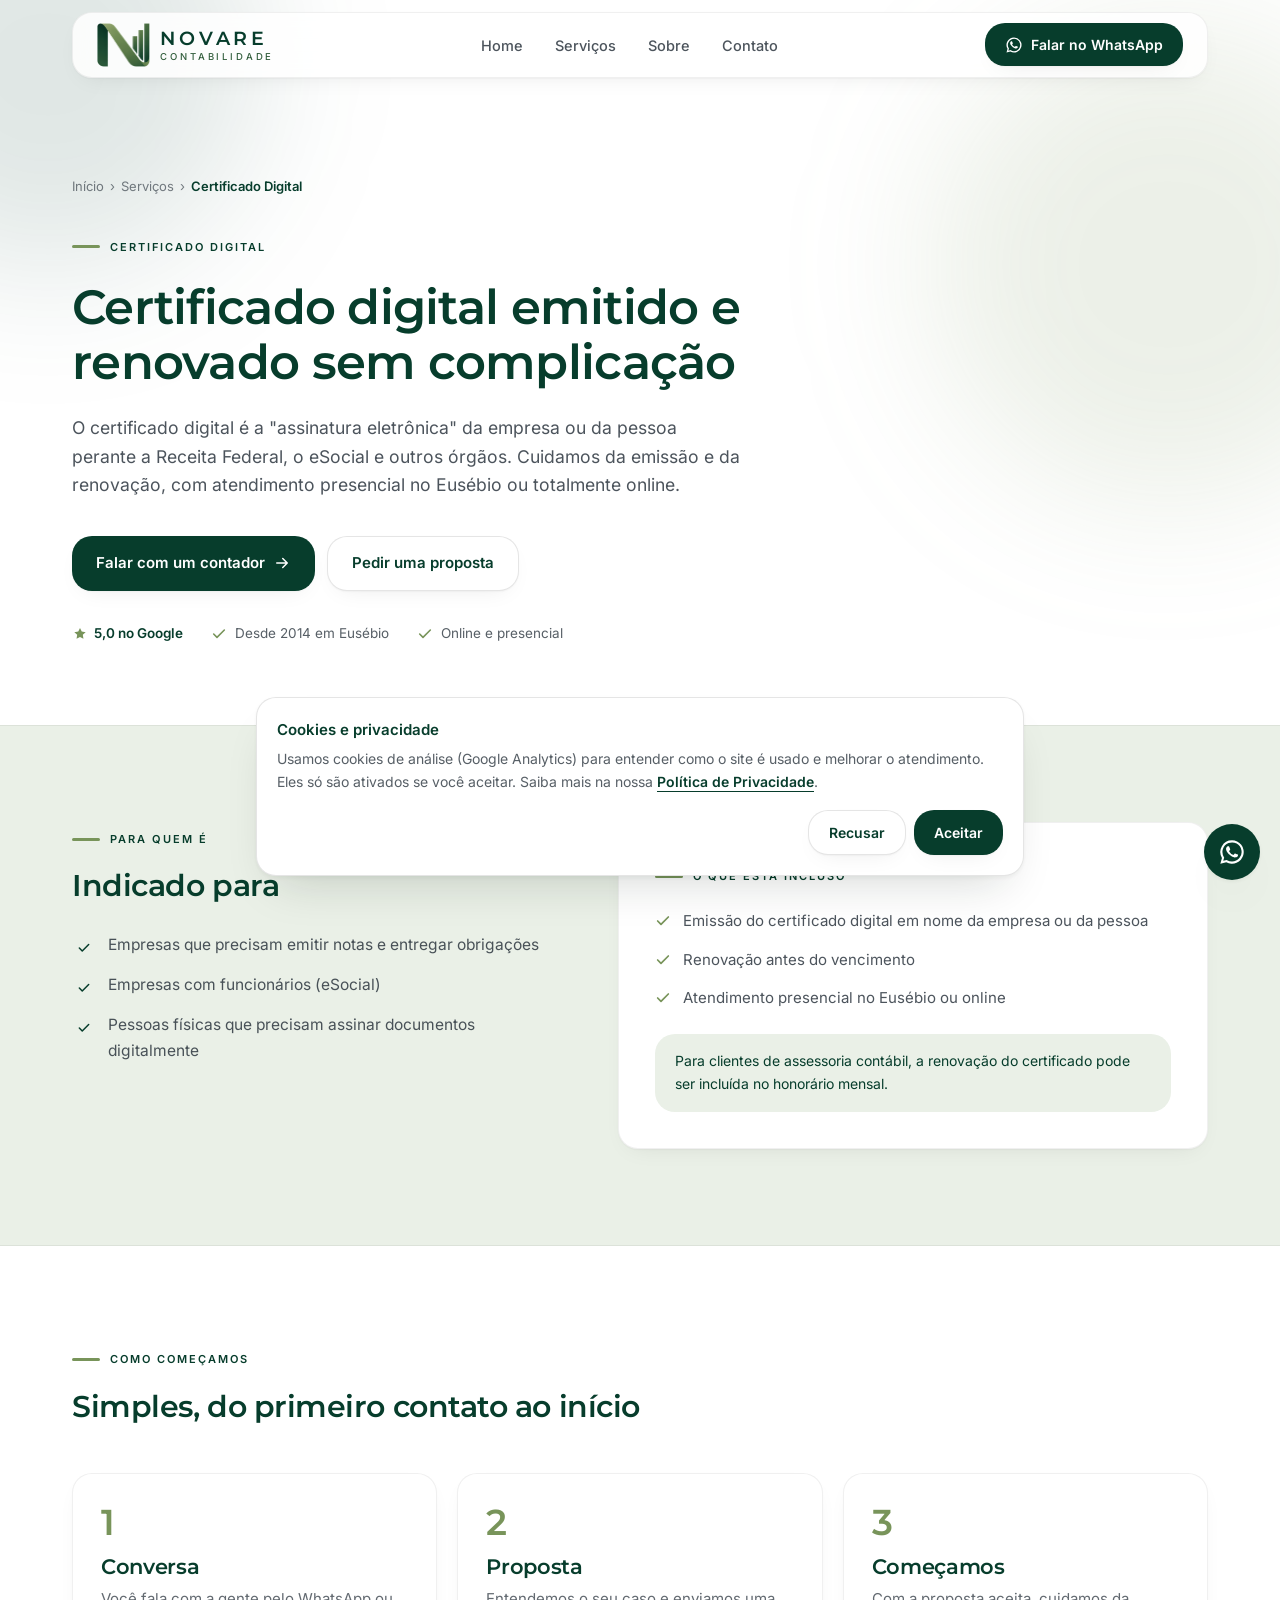
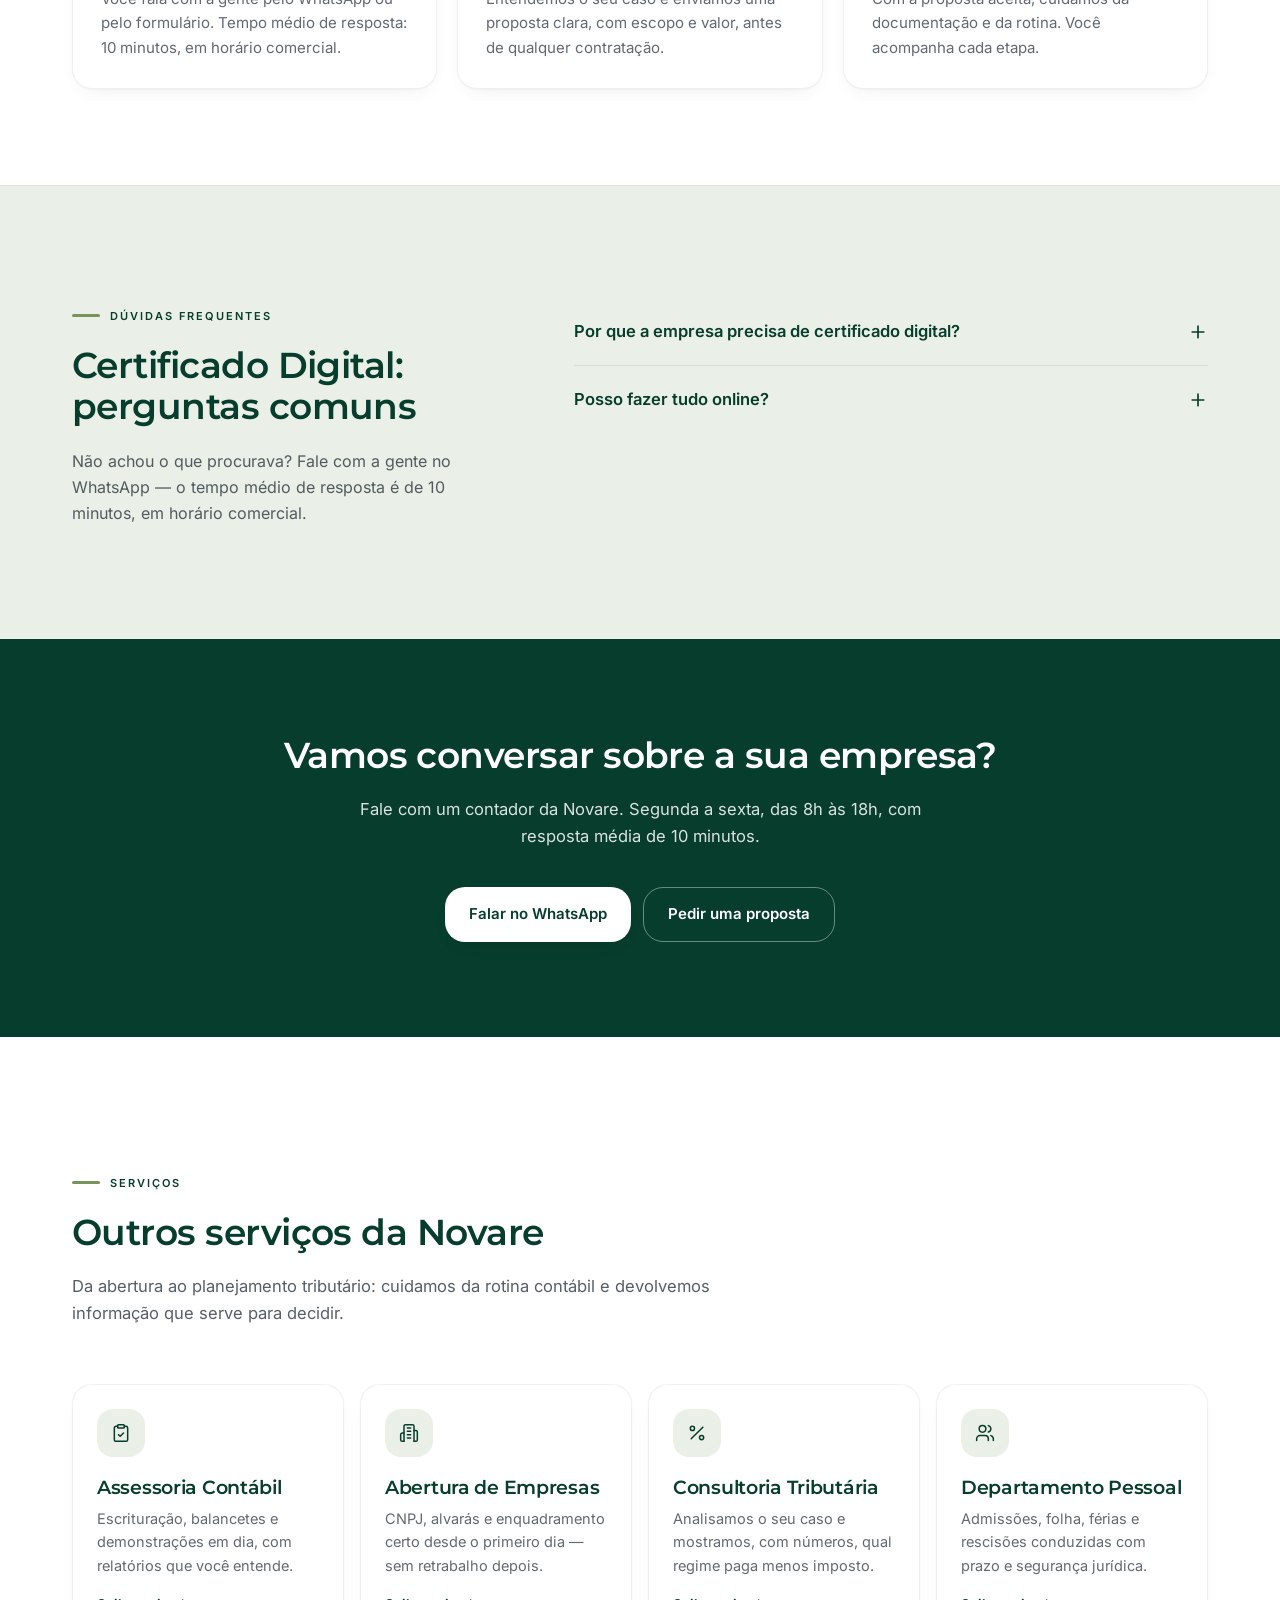
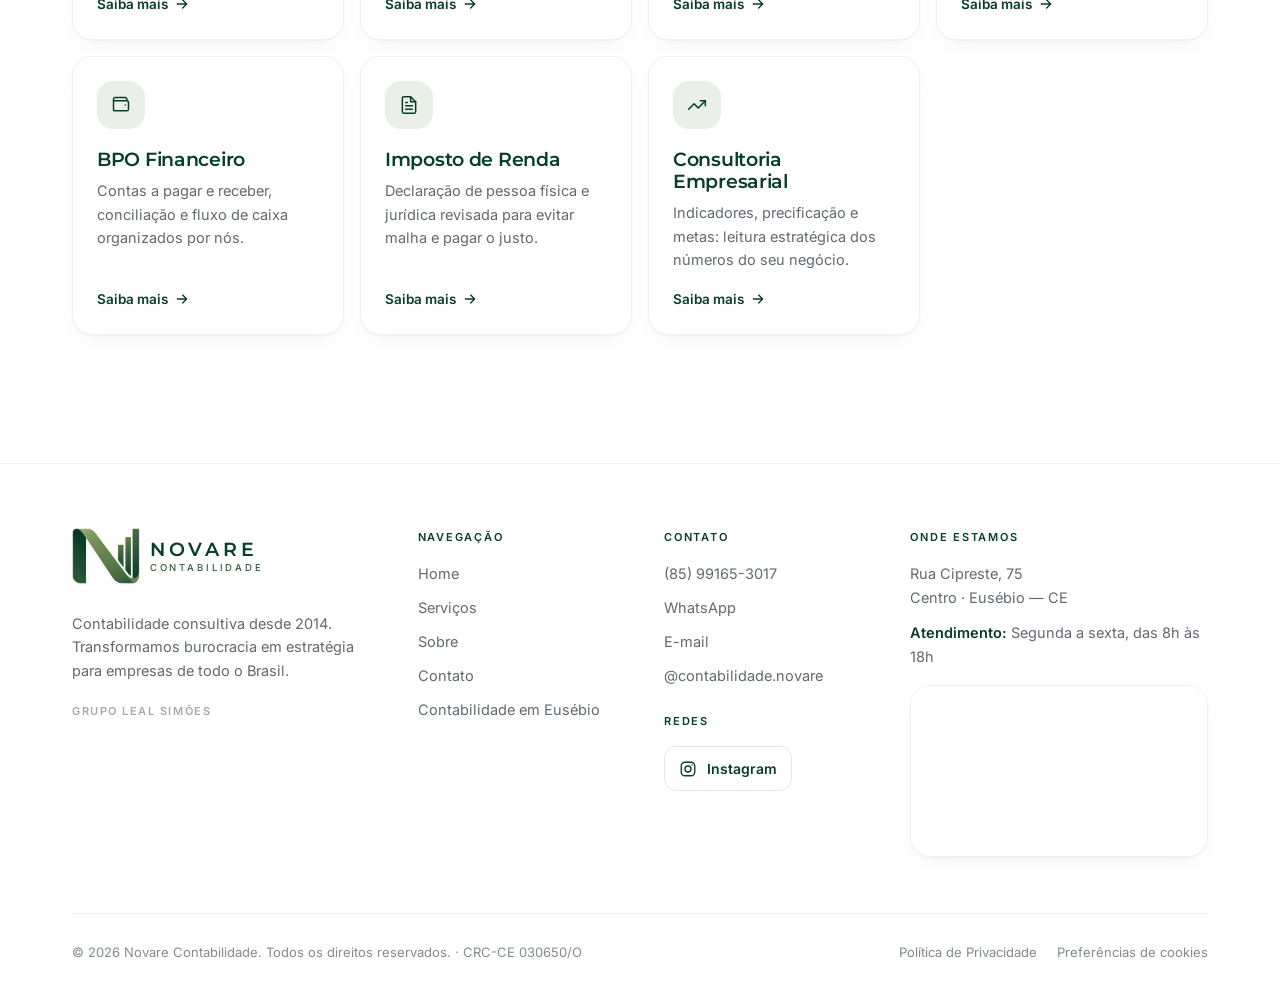
<file: servicos/certificado-digital.html>
<!DOCTYPE html><html lang="pt-BR"> <head><meta charset="utf-8"><meta name="viewport" content="width=device-width, initial-scale=1"><meta name="theme-color" content="#073D2C"><title>Certificado Digital | Novare Contabilidade</title><meta name="description" content="O certificado digital é a &#34;assinatura eletrônica&#34; da empresa ou da pessoa perante a Receita Federal, o eSocial e outros órgãos. Cuidamos da emissão e da…"><link rel="canonical" href="https://novarecontabilidade.com/servicos/certificado-digital"><meta name="robots" content="index,follow"><meta name="author" content="Novare Contabilidade"><meta property="og:type" content="website"><meta property="og:locale" content="pt_BR"><meta property="og:site_name" content="Novare Contabilidade"><meta property="og:title" content="Certificado Digital | Novare Contabilidade"><meta property="og:description" content="O certificado digital é a &#34;assinatura eletrônica&#34; da empresa ou da pessoa perante a Receita Federal, o eSocial e outros órgãos. Cuidamos da emissão e da…"><meta property="og:url" content="https://novarecontabilidade.com/servicos/certificado-digital"><meta property="og:image" content="https://novarecontabilidade.com/assets/img/logo.png"><meta name="twitter:card" content="summary_large_image"><meta name="twitter:title" content="Novare Contabilidade"><meta name="twitter:description" content="O certificado digital é a &#34;assinatura eletrônica&#34; da empresa ou da pessoa perante a Receita Federal, o eSocial e outros órgãos. Cuidamos da emissão e da…"><meta name="twitter:image" content="https://novarecontabilidade.com/assets/img/logo.png"><link rel="icon" href="/assets/img/favicon.png" type="image/png"><link rel="apple-touch-icon" href="/assets/img/apple-touch-icon.png"><link rel="preload" href="/assets/fonts/inter-latin-400-normal.woff2" as="font" type="font/woff2" crossorigin><link rel="preload" href="/assets/fonts/cormorant-garamond-latin-600-normal.woff2" as="font" type="font/woff2" crossorigin><link rel="stylesheet" href="/assets/css/aos.css"><link rel="stylesheet" href="/_astro/_modulo_.CmQKac4O.css"></head> <body>  <a href="#hero" class="sr-only focus:not-sr-only focus:absolute focus:left-4 focus:top-4 focus:z-[100] focus:rounded-xl2 focus:bg-novare focus:px-5 focus:py-3 focus:text-white">Pular para o conteúdo</a> <!-- =========================================================
     NAVBAR — fixa, encolhe ao rolar
     ========================================================= --><header id="nav" class="fixed inset-x-0 top-0 z-50 transition-all duration-300"> <div class="shell"> <nav class="mt-3 flex items-center justify-between rounded-xl2 border border-black/[.06] bg-white/85 px-4 py-2.5 shadow-soft backdrop-blur-xl transition-all duration-300 sm:px-6" id="navbar" aria-label="Principal"> <a href="/" class="flex items-center gap-2" aria-label="Novare Contabilidade — início"> <span class="inline-flex items-center gap-2.5"> <img src="/assets/img/simbolo.png" alt="Novare Contabilidade" id="navLogo" class="h-11 w-auto transition-all duration-300" width="213" height="176"> <span class="flex-col leading-none hidden sm:flex" aria-hidden="true"> <span class="font-display text-[19px] font-semibold uppercase tracking-[.2em] text-novare-900">Novare</span> <span class="mt-1 text-[9.5px] font-medium uppercase tracking-[.3em] text-novare-700">Contabilidade</span> </span> </span> </a> <ul class="hidden items-center gap-8 lg:flex"> <li><a href="/#hero" class="nav-link text-[14.5px] font-medium text-ink/80 transition hover:text-novare">Home</a></li> <li><a href="/#servicos" class="nav-link text-[14.5px] font-medium text-ink/80 transition hover:text-novare">Serviços</a></li> <li><a href="/#sobre" class="nav-link text-[14.5px] font-medium text-ink/80 transition hover:text-novare">Sobre</a></li> <li><a href="/#contato" class="nav-link text-[14.5px] font-medium text-ink/80 transition hover:text-novare">Contato</a></li> </ul> <div class="flex items-center gap-2"> <a href="https://wa.me/5585991653017?text=Ol%C3%A1!%20Vim%20pelo%20site%20da%20Novare%20e%20quero%20falar%20com%20um%20especialista." target="_blank" rel="noopener" class="btn btn-primary !px-5 !py-2.5 !text-[14px]"> <svg viewBox="0 0 24 24" class="h-[18px] w-[18px]" fill="currentColor" aria-hidden="true"><path d="M12 2a10 10 0 0 0-8.6 15.1L2 22l5.1-1.3A10 10 0 1 0 12 2Zm0 18.2a8.2 8.2 0 0 1-4.2-1.2l-.3-.2-3 .8.8-2.9-.2-.3A8.2 8.2 0 1 1 12 20.2Zm4.5-6.1c-.2-.1-1.5-.7-1.7-.8-.2-.1-.4-.1-.6.1l-.8.9c-.1.2-.3.2-.5.1a6.7 6.7 0 0 1-3.3-2.9c-.1-.2 0-.4.1-.5l.4-.5c.1-.2.2-.3.3-.5v-.5c0-.2-.6-1.5-.8-2-.2-.5-.4-.4-.6-.4h-.5c-.2 0-.5.1-.7.3-.3.3-.9.9-.9 2.1s.9 2.5 1 2.6c.1.2 1.8 2.8 4.4 3.9 1.6.7 2.2.7 3 .6.5-.1 1.5-.6 1.7-1.2.2-.6.2-1.1.2-1.2-.1-.1-.3-.2-.5-.3Z"></path></svg> <span class="hidden sm:inline">Falar no WhatsApp</span><span class="sm:hidden">WhatsApp</span> </a> <button id="menuBtn" class="rounded-xl2 border border-black/10 p-2.5 lg:hidden" aria-label="Abrir menu" aria-expanded="false" aria-controls="mobileMenu"> <svg viewBox="0 0 24 24" class="h-5 w-5" fill="none" stroke="currentColor" stroke-width="2" stroke-linecap="round"><path d="M4 7h16M4 12h16M4 17h16"></path></svg> </button> </div> </nav> <!-- Menu mobile --> <div id="mobileMenu" class="mt-2 hidden overflow-hidden rounded-xl2 border border-black/[.06] bg-white/95 shadow-lift backdrop-blur-xl lg:hidden"> <a href="/#hero" class="block border-b border-black/5 px-6 py-4 font-medium">Home</a> <a href="/#servicos" class="block border-b border-black/5 px-6 py-4 font-medium">Serviços</a> <a href="/#sobre" class="block border-b border-black/5 px-6 py-4 font-medium">Sobre</a> <a href="/#contato" class="block px-6 py-4 font-medium">Contato</a> </div> </div> </header> <main> <!-- TOPO --> <section id="hero" class="relative overflow-hidden pb-16 pt-36 sm:pt-40 lg:pb-20 lg:pt-44"> <div class="aura -left-40 top-[-8rem] h-[26rem] w-[26rem]" style="background:rgba(7,61,44,.12)" aria-hidden="true"></div> <div class="aura right-[-8rem] top-10 h-[30rem] w-[30rem]" style="background:rgba(120,148,90,.14)" aria-hidden="true"></div> <div class="shell relative"> <nav aria-label="Você está em" class="text-[13px] text-ink/60" data-hero="1"> <ol class="flex flex-wrap items-center gap-1.5"> <li><a href="/" class="underline-offset-4 hover:text-novare hover:underline">Início</a></li> <li aria-hidden="true">›</li> <li><a href="/#servicos" class="underline-offset-4 hover:text-novare hover:underline">Serviços</a></li> <li aria-hidden="true">›</li> <li aria-current="page" class="font-semibold text-novare-900">Certificado Digital</li> </ol> </nav> <div class="mt-8 max-w-3xl"> <span class="eyebrow" data-hero="1">Certificado Digital</span> <h1 class="mt-6 text-[1.95rem] font-semibold sm:text-4xl lg:text-[3rem]" data-hero="2">Certificado digital emitido e renovado sem complicação</h1> <p class="mt-6 max-w-2xl text-[17.5px] leading-relaxed text-ink/80" data-hero="3">O certificado digital é a &quot;assinatura eletrônica&quot; da empresa ou da pessoa perante a Receita Federal, o eSocial e outros órgãos. Cuidamos da emissão e da renovação, com atendimento presencial no Eusébio ou totalmente online.</p> <div class="mt-9 flex flex-col gap-3 sm:flex-row" data-hero="4"> <a href="https://wa.me/5585991653017?text=Ol%C3%A1!%20Vim%20pelo%20site%20da%20Novare%20e%20preciso%20de%20um%20certificado%20digital." target="_blank" rel="noopener" class="btn btn-primary">
Falar com um contador
<svg viewBox="0 0 24 24" class="h-[18px] w-[18px]" fill="none" stroke="currentColor" stroke-width="2" stroke-linecap="round" stroke-linejoin="round" aria-hidden="true"><path d="M5 12h14M13 6l6 6-6 6"></path></svg> </a> <a href="https://forms.gle/xrWo5tuarYDa1hu17" target="_blank" rel="noopener" class="btn btn-ghost">Pedir uma proposta</a> </div> <div class="mt-8 flex flex-wrap items-center gap-x-7 gap-y-3 text-[13.5px] text-ink/75" data-hero="5"> <a href="https://search.google.com/local/reviews?placeid=ChIJ4e3_BDpaxwcRgv1FIwcXdKU" target="_blank" rel="noopener" class="inline-flex items-center gap-1.5 font-semibold text-novare-900 underline-offset-4 hover:underline"> <svg viewBox="0 0 24 24" class="h-4 w-4 text-olive" fill="currentColor" aria-hidden="true"><path d="m12 3 2.6 5.4 5.9.8-4.3 4.1 1 5.9-5.2-2.8-5.2 2.8 1-5.9L3.5 9.2l5.9-.8z"></path></svg> 5,0 no Google
</a> <span class="inline-flex items-center gap-2"><svg viewBox="0 0 24 24" class="h-4 w-4 text-olive" fill="none" stroke="currentColor" stroke-width="2.4" stroke-linecap="round" stroke-linejoin="round" aria-hidden="true"><path d="m4 12 5 5L20 6"/></svg> Desde 2014 em Eusébio</span> <span class="inline-flex items-center gap-2"><svg viewBox="0 0 24 24" class="h-4 w-4 text-olive" fill="none" stroke="currentColor" stroke-width="2.4" stroke-linecap="round" stroke-linejoin="round" aria-hidden="true"><path d="m4 12 5 5L20 6"/></svg> Online e presencial</span> </div> </div> </div> </section> <!-- PARA QUEM É + O QUE ESTÁ INCLUSO --> <section class="border-y border-black/[.06] bg-mist py-20 lg:py-24"> <div class="shell grid gap-10 lg:grid-cols-[.9fr_1.1fr] lg:gap-16"> <div data-aos="fade-right"> <span class="eyebrow">Para quem é</span> <h2 class="mt-5 text-2xl font-semibold sm:text-3xl">Indicado para</h2> <ul class="mt-7 space-y-3"> <li class="flex items-start gap-3 text-[15.5px] text-ink/80"> <span class="mt-1 grid h-6 w-6 shrink-0 place-items-center rounded-full bg-olive-50 text-novare"> <svg viewBox="0 0 24 24" class="h-3.5 w-3.5" fill="none" stroke="currentColor" stroke-width="2.6" stroke-linecap="round" stroke-linejoin="round" aria-hidden="true"><path d="m4 12 5 5L20 6"/></svg> </span> Empresas que precisam emitir notas e entregar obrigações </li><li class="flex items-start gap-3 text-[15.5px] text-ink/80"> <span class="mt-1 grid h-6 w-6 shrink-0 place-items-center rounded-full bg-olive-50 text-novare"> <svg viewBox="0 0 24 24" class="h-3.5 w-3.5" fill="none" stroke="currentColor" stroke-width="2.6" stroke-linecap="round" stroke-linejoin="round" aria-hidden="true"><path d="m4 12 5 5L20 6"/></svg> </span> Empresas com funcionários (eSocial) </li><li class="flex items-start gap-3 text-[15.5px] text-ink/80"> <span class="mt-1 grid h-6 w-6 shrink-0 place-items-center rounded-full bg-olive-50 text-novare"> <svg viewBox="0 0 24 24" class="h-3.5 w-3.5" fill="none" stroke="currentColor" stroke-width="2.6" stroke-linecap="round" stroke-linejoin="round" aria-hidden="true"><path d="m4 12 5 5L20 6"/></svg> </span> Pessoas físicas que precisam assinar documentos digitalmente </li> </ul> </div> <div class="card p-7 sm:p-9" data-aos="fade-left"> <span class="eyebrow">O que está incluso</span> <ul class="mt-6 space-y-3.5"> <li class="flex items-start gap-3 text-[15px] leading-relaxed text-ink/80"> <svg viewBox="0 0 24 24" class="mt-1 h-4 w-4 shrink-0 text-olive" fill="none" stroke="currentColor" stroke-width="2.6" stroke-linecap="round" stroke-linejoin="round" aria-hidden="true"><path d="m4 12 5 5L20 6"/></svg> Emissão do certificado digital em nome da empresa ou da pessoa </li><li class="flex items-start gap-3 text-[15px] leading-relaxed text-ink/80"> <svg viewBox="0 0 24 24" class="mt-1 h-4 w-4 shrink-0 text-olive" fill="none" stroke="currentColor" stroke-width="2.6" stroke-linecap="round" stroke-linejoin="round" aria-hidden="true"><path d="m4 12 5 5L20 6"/></svg> Renovação antes do vencimento </li><li class="flex items-start gap-3 text-[15px] leading-relaxed text-ink/80"> <svg viewBox="0 0 24 24" class="mt-1 h-4 w-4 shrink-0 text-olive" fill="none" stroke="currentColor" stroke-width="2.6" stroke-linecap="round" stroke-linejoin="round" aria-hidden="true"><path d="m4 12 5 5L20 6"/></svg> Atendimento presencial no Eusébio ou online </li> </ul> <p class="mt-6 rounded-xl2 bg-olive-50 px-5 py-4 text-[14px] leading-relaxed text-novare-900">Para clientes de assessoria contábil, a renovação do certificado pode ser incluída no honorário mensal.</p> </div> </div> </section> <!-- COMO COMEÇAMOS --> <section class="py-20 lg:py-24"> <div class="shell"> <div class="max-w-2xl" data-aos="fade-up"> <span class="eyebrow">Como começamos</span> <h2 class="mt-5 text-2xl font-semibold sm:text-3xl">Simples, do primeiro contato ao início</h2> </div> <ol class="mt-12 grid gap-5 md:grid-cols-3"> <li class="card p-7" data-aos="fade-up"> <span class="font-display text-4xl font-semibold text-olive [font-variant-numeric:lining-nums]">1</span> <h3 class="mt-3 text-[21px] font-semibold">Conversa</h3> <p class="mt-2 text-[15px] leading-relaxed text-ink/70">Você fala com a gente pelo WhatsApp ou pelo formulário. Tempo médio de resposta: 10 minutos, em horário comercial.</p> </li><li class="card p-7" data-aos="fade-up" data-aos-delay="80"> <span class="font-display text-4xl font-semibold text-olive [font-variant-numeric:lining-nums]">2</span> <h3 class="mt-3 text-[21px] font-semibold">Proposta</h3> <p class="mt-2 text-[15px] leading-relaxed text-ink/70">Entendemos o seu caso e enviamos uma proposta clara, com escopo e valor, antes de qualquer contratação.</p> </li><li class="card p-7" data-aos="fade-up" data-aos-delay="160"> <span class="font-display text-4xl font-semibold text-olive [font-variant-numeric:lining-nums]">3</span> <h3 class="mt-3 text-[21px] font-semibold">Começamos</h3> <p class="mt-2 text-[15px] leading-relaxed text-ink/70">Com a proposta aceita, cuidamos da documentação e da rotina. Você acompanha cada etapa.</p> </li> </ol> </div> </section> <!-- =========================================================
     FAQ
     ========================================================= --><section class="border-t border-black/[.06] bg-mist py-24 lg:py-28"> <div class="shell"> <div class="grid gap-12 lg:grid-cols-[.8fr_1.2fr] lg:gap-20"> <div data-aos="fade-right"> <span class="eyebrow">Dúvidas frequentes</span> <h2 class="mt-5 text-3xl font-semibold sm:text-4xl">Certificado Digital:<br class="hidden sm:block"> perguntas comuns</h2> <p class="mt-5 text-[16px] text-ink/75">Não achou o que procurava? Fale com a gente no WhatsApp — o tempo médio de resposta é de 10 minutos, em horário comercial.</p> </div> <div class="divide-y divide-black/[.08]" data-aos="fade-left"> <div class="faq-item"> <button class="faq-btn" aria-expanded="false"> <span class="text-[16.5px] font-semibold text-novare-900">Por que a empresa precisa de certificado digital?</span> <svg class="faq-chevron h-5 w-5 shrink-0 text-novare transition-transform duration-300" viewBox="0 0 24 24" fill="none" stroke="currentColor" stroke-width="2" stroke-linecap="round" aria-hidden="true"><path d="M12 5v14M5 12h14"></path></svg> </button> <div class="faq-panel"><div><p class="pb-5 pr-10 text-[15px] leading-relaxed text-ink/75">Ele é exigido para várias rotinas junto aos órgãos públicos, como a Receita Federal e o eSocial, e permite assinar documentos com validade jurídica.</p></div></div> </div><div class="faq-item"> <button class="faq-btn" aria-expanded="false"> <span class="text-[16.5px] font-semibold text-novare-900">Posso fazer tudo online?</span> <svg class="faq-chevron h-5 w-5 shrink-0 text-novare transition-transform duration-300" viewBox="0 0 24 24" fill="none" stroke="currentColor" stroke-width="2" stroke-linecap="round" aria-hidden="true"><path d="M12 5v14M5 12h14"></path></svg> </button> <div class="faq-panel"><div><p class="pb-5 pr-10 text-[15px] leading-relaxed text-ink/75">Sim. Se preferir, também atendemos presencialmente no nosso escritório no Eusébio.</p></div></div> </div> </div> </div> </div> <script type="application/ld+json">{"@context":"https://schema.org","@type":"FAQPage","mainEntity":[{"@type":"Question","name":"Por que a empresa precisa de certificado digital?","acceptedAnswer":{"@type":"Answer","text":"Ele é exigido para várias rotinas junto aos órgãos públicos, como a Receita Federal e o eSocial, e permite assinar documentos com validade jurídica."}},{"@type":"Question","name":"Posso fazer tudo online?","acceptedAnswer":{"@type":"Answer","text":"Sim. Se preferir, também atendemos presencialmente no nosso escritório no Eusébio."}}]}</script> </section> <!-- CHAMADA FINAL --> <section class="relative overflow-hidden py-20 text-white lg:py-24" style="background:#073D2C"> <div class="shell relative text-center"> <h2 class="mx-auto max-w-3xl text-3xl font-semibold !text-white sm:text-4xl">Vamos conversar sobre a sua empresa?</h2> <p class="mx-auto mt-5 max-w-xl text-[16.5px] text-white/85">
Fale com um contador da Novare. Segunda a sexta, das 8h às 18h, com resposta média de 10 minutos.
</p> <div class="mt-9 flex flex-col justify-center gap-3 sm:flex-row"> <a href="https://wa.me/5585991653017?text=Ol%C3%A1!%20Vim%20pelo%20site%20da%20Novare%20e%20preciso%20de%20um%20certificado%20digital." target="_blank" rel="noopener" class="btn bg-white text-novare-900 shadow-soft hover:-translate-y-0.5">Falar no WhatsApp</a> <a href="https://forms.gle/xrWo5tuarYDa1hu17" target="_blank" rel="noopener" class="btn border border-white/40 text-white hover:-translate-y-0.5 hover:bg-white/10">Pedir uma proposta</a> </div> </div> </section> <!-- =========================================================
     SERVIÇOS
     ========================================================= --><section id="servicos" class="scroll-mt-28 py-24 lg:py-32"> <div class="shell"> <div class="max-w-2xl" data-aos="fade-up"> <span class="eyebrow">Serviços</span> <h2 class="mt-5 text-3xl font-semibold sm:text-4xl">Outros serviços da Novare</h2> <p class="mt-5 text-[16.5px] text-ink/75">Da abertura ao planejamento tributário: cuidamos da rotina contábil e devolvemos informação que serve para decidir.</p> </div> <div class="mt-14 grid gap-4 sm:grid-cols-2 lg:grid-cols-4"> <a href="/servicos/assessoria-contabil" class="card card-hover group flex flex-col p-6" data-aos="fade-up"> <span class="grid h-12 w-12 place-items-center rounded-2xl bg-olive-50 text-novare transition-colors duration-300 group-hover:bg-novare group-hover:text-white"> <svg viewBox="0 0 24 24" class="h-5 w-5" fill="none" stroke="currentColor" stroke-width="1.8" stroke-linecap="round" stroke-linejoin="round" aria-hidden="true"><rect x="8" y="2" width="8" height="4" rx="1"/><path d="M16 4h2a2 2 0 0 1 2 2v14a2 2 0 0 1-2 2H6a2 2 0 0 1-2-2V6a2 2 0 0 1 2-2h2"/><path d="m9 14 2 2 4-4"/></svg> </span> <h3 class="mt-5 text-[19px] font-semibold">Assessoria Contábil</h3> <p class="mt-2 flex-1 text-[14.5px] leading-relaxed text-ink/70">Escrituração, balancetes e demonstrações em dia, com relatórios que você entende.</p> <span class="mt-4 inline-flex items-center gap-1.5 text-[13.5px] font-semibold text-novare">
Saiba mais
<svg viewBox="0 0 24 24" class="h-4 w-4 transition-transform duration-300 group-hover:translate-x-0.5" fill="none" stroke="currentColor" stroke-width="2" stroke-linecap="round" stroke-linejoin="round" aria-hidden="true"><path d="M5 12h14M13 6l6 6-6 6"></path></svg> </span> </a><a href="/servicos/abertura-de-empresas" class="card card-hover group flex flex-col p-6" data-aos="fade-up" data-aos-delay="60"> <span class="grid h-12 w-12 place-items-center rounded-2xl bg-olive-50 text-novare transition-colors duration-300 group-hover:bg-novare group-hover:text-white"> <svg viewBox="0 0 24 24" class="h-5 w-5" fill="none" stroke="currentColor" stroke-width="1.8" stroke-linecap="round" stroke-linejoin="round" aria-hidden="true"><path d="M6 22V4a2 2 0 0 1 2-2h8a2 2 0 0 1 2 2v18"/><path d="M6 12H4a2 2 0 0 0-2 2v6a2 2 0 0 0 2 2h2"/><path d="M18 9h2a2 2 0 0 1 2 2v9a2 2 0 0 1-2 2h-2"/><path d="M10 6h4M10 10h4M10 14h4M10 18h4"/></svg> </span> <h3 class="mt-5 text-[19px] font-semibold">Abertura de Empresas</h3> <p class="mt-2 flex-1 text-[14.5px] leading-relaxed text-ink/70">CNPJ, alvarás e enquadramento certo desde o primeiro dia — sem retrabalho depois.</p> <span class="mt-4 inline-flex items-center gap-1.5 text-[13.5px] font-semibold text-novare">
Saiba mais
<svg viewBox="0 0 24 24" class="h-4 w-4 transition-transform duration-300 group-hover:translate-x-0.5" fill="none" stroke="currentColor" stroke-width="2" stroke-linecap="round" stroke-linejoin="round" aria-hidden="true"><path d="M5 12h14M13 6l6 6-6 6"></path></svg> </span> </a><a href="/servicos/consultoria-tributaria" class="card card-hover group flex flex-col p-6" data-aos="fade-up" data-aos-delay="120"> <span class="grid h-12 w-12 place-items-center rounded-2xl bg-olive-50 text-novare transition-colors duration-300 group-hover:bg-novare group-hover:text-white"> <svg viewBox="0 0 24 24" class="h-5 w-5" fill="none" stroke="currentColor" stroke-width="1.8" stroke-linecap="round" stroke-linejoin="round" aria-hidden="true"><path d="M19 5 5 19"/><circle cx="6.5" cy="6.5" r="2.5"/><circle cx="17.5" cy="17.5" r="2.5"/></svg> </span> <h3 class="mt-5 text-[19px] font-semibold">Consultoria Tributária</h3> <p class="mt-2 flex-1 text-[14.5px] leading-relaxed text-ink/70">Analisamos o seu caso e mostramos, com números, qual regime paga menos imposto.</p> <span class="mt-4 inline-flex items-center gap-1.5 text-[13.5px] font-semibold text-novare">
Saiba mais
<svg viewBox="0 0 24 24" class="h-4 w-4 transition-transform duration-300 group-hover:translate-x-0.5" fill="none" stroke="currentColor" stroke-width="2" stroke-linecap="round" stroke-linejoin="round" aria-hidden="true"><path d="M5 12h14M13 6l6 6-6 6"></path></svg> </span> </a><a href="/servicos/departamento-pessoal" class="card card-hover group flex flex-col p-6" data-aos="fade-up" data-aos-delay="180"> <span class="grid h-12 w-12 place-items-center rounded-2xl bg-olive-50 text-novare transition-colors duration-300 group-hover:bg-novare group-hover:text-white"> <svg viewBox="0 0 24 24" class="h-5 w-5" fill="none" stroke="currentColor" stroke-width="1.8" stroke-linecap="round" stroke-linejoin="round" aria-hidden="true"><path d="M16 21v-2a4 4 0 0 0-4-4H6a4 4 0 0 0-4 4v2"/><circle cx="9" cy="7" r="4"/><path d="M22 21v-2a4 4 0 0 0-3-3.87"/><path d="M16 3.13a4 4 0 0 1 0 7.75"/></svg> </span> <h3 class="mt-5 text-[19px] font-semibold">Departamento Pessoal</h3> <p class="mt-2 flex-1 text-[14.5px] leading-relaxed text-ink/70">Admissões, folha, férias e rescisões conduzidas com prazo e segurança jurídica.</p> <span class="mt-4 inline-flex items-center gap-1.5 text-[13.5px] font-semibold text-novare">
Saiba mais
<svg viewBox="0 0 24 24" class="h-4 w-4 transition-transform duration-300 group-hover:translate-x-0.5" fill="none" stroke="currentColor" stroke-width="2" stroke-linecap="round" stroke-linejoin="round" aria-hidden="true"><path d="M5 12h14M13 6l6 6-6 6"></path></svg> </span> </a><a href="/servicos/bpo-financeiro" class="card card-hover group flex flex-col p-6" data-aos="fade-up"> <span class="grid h-12 w-12 place-items-center rounded-2xl bg-olive-50 text-novare transition-colors duration-300 group-hover:bg-novare group-hover:text-white"> <svg viewBox="0 0 24 24" class="h-5 w-5" fill="none" stroke="currentColor" stroke-width="1.8" stroke-linecap="round" stroke-linejoin="round" aria-hidden="true"><path d="M19 7V5a2 2 0 0 0-2-2H5a2 2 0 0 0 0 4h14a2 2 0 0 1 2 2v8a2 2 0 0 1-2 2H5a2 2 0 0 1-2-2V5"/><path d="M17 12h.01"/></svg> </span> <h3 class="mt-5 text-[19px] font-semibold">BPO Financeiro</h3> <p class="mt-2 flex-1 text-[14.5px] leading-relaxed text-ink/70">Contas a pagar e receber, conciliação e fluxo de caixa organizados por nós.</p> <span class="mt-4 inline-flex items-center gap-1.5 text-[13.5px] font-semibold text-novare">
Saiba mais
<svg viewBox="0 0 24 24" class="h-4 w-4 transition-transform duration-300 group-hover:translate-x-0.5" fill="none" stroke="currentColor" stroke-width="2" stroke-linecap="round" stroke-linejoin="round" aria-hidden="true"><path d="M5 12h14M13 6l6 6-6 6"></path></svg> </span> </a><a href="/servicos/imposto-de-renda" class="card card-hover group flex flex-col p-6" data-aos="fade-up" data-aos-delay="60"> <span class="grid h-12 w-12 place-items-center rounded-2xl bg-olive-50 text-novare transition-colors duration-300 group-hover:bg-novare group-hover:text-white"> <svg viewBox="0 0 24 24" class="h-5 w-5" fill="none" stroke="currentColor" stroke-width="1.8" stroke-linecap="round" stroke-linejoin="round" aria-hidden="true"><path d="M14 2H6a2 2 0 0 0-2 2v16a2 2 0 0 0 2 2h12a2 2 0 0 0 2-2V8z"/><path d="M14 2v6h6"/><path d="M16 13H8M16 17H8M10 9H8"/></svg> </span> <h3 class="mt-5 text-[19px] font-semibold">Imposto de Renda</h3> <p class="mt-2 flex-1 text-[14.5px] leading-relaxed text-ink/70">Declaração de pessoa física e jurídica revisada para evitar malha e pagar o justo.</p> <span class="mt-4 inline-flex items-center gap-1.5 text-[13.5px] font-semibold text-novare">
Saiba mais
<svg viewBox="0 0 24 24" class="h-4 w-4 transition-transform duration-300 group-hover:translate-x-0.5" fill="none" stroke="currentColor" stroke-width="2" stroke-linecap="round" stroke-linejoin="round" aria-hidden="true"><path d="M5 12h14M13 6l6 6-6 6"></path></svg> </span> </a><a href="/servicos/consultoria-empresarial" class="card card-hover group flex flex-col p-6" data-aos="fade-up" data-aos-delay="120"> <span class="grid h-12 w-12 place-items-center rounded-2xl bg-olive-50 text-novare transition-colors duration-300 group-hover:bg-novare group-hover:text-white"> <svg viewBox="0 0 24 24" class="h-5 w-5" fill="none" stroke="currentColor" stroke-width="1.8" stroke-linecap="round" stroke-linejoin="round" aria-hidden="true"><path d="m22 7-8.5 8.5-5-5L2 17"/><path d="M16 7h6v6"/></svg> </span> <h3 class="mt-5 text-[19px] font-semibold">Consultoria Empresarial</h3> <p class="mt-2 flex-1 text-[14.5px] leading-relaxed text-ink/70">Indicadores, precificação e metas: leitura estratégica dos números do seu negócio.</p> <span class="mt-4 inline-flex items-center gap-1.5 text-[13.5px] font-semibold text-novare">
Saiba mais
<svg viewBox="0 0 24 24" class="h-4 w-4 transition-transform duration-300 group-hover:translate-x-0.5" fill="none" stroke="currentColor" stroke-width="2" stroke-linecap="round" stroke-linejoin="round" aria-hidden="true"><path d="M5 12h14M13 6l6 6-6 6"></path></svg> </span> </a> </div> </div> </section> </main> <!-- =========================================================
     RODAPÉ
     ========================================================= --><footer class="border-t border-black/[.06] bg-white pt-16"> <div class="shell"> <div class="grid gap-12 pb-14 lg:grid-cols-[1.2fr_.8fr_.8fr_1.2fr]"> <div> <span class="inline-flex items-center gap-2.5"> <img src="/assets/img/simbolo.png" alt class="h-14 w-auto transition-all duration-300" width="213" height="176"> <span class="flex-col leading-none flex"> <span class="font-display text-[19px] font-semibold uppercase tracking-[.2em] text-novare-900">Novare</span> <span class="mt-1 text-[9.5px] font-medium uppercase tracking-[.3em] text-novare-700">Contabilidade</span> </span> </span> <p class="mt-5 max-w-xs text-[14.5px] leading-relaxed text-ink/70">
Contabilidade consultiva desde 2014. Transformamos burocracia em estratégia para
          empresas de todo o Brasil.
</p> <p class="mt-5 text-[11px] font-semibold uppercase tracking-[.14em] text-ink/40">Grupo Leal Simões</p> </div> <nav aria-label="Rodapé — navegação"> <p class="text-[11px] font-semibold uppercase tracking-[.16em] text-novare">Navegação</p> <ul class="mt-4 space-y-2.5 text-[14.5px] text-ink/70"> <li><a class="transition hover:text-novare" href="/#hero">Home</a></li> <li><a class="transition hover:text-novare" href="/#servicos">Serviços</a></li> <li><a class="transition hover:text-novare" href="/#sobre">Sobre</a></li> <li><a class="transition hover:text-novare" href="/#contato">Contato</a></li> <li><a class="transition hover:text-novare" href="/contabilidade-em-eusebio">Contabilidade em Eusébio</a></li> </ul> </nav> <div> <p class="text-[11px] font-semibold uppercase tracking-[.16em] text-novare">Contato</p> <ul class="mt-4 space-y-2.5 text-[14.5px] text-ink/70"> <li><a class="transition hover:text-novare" href="tel:+5585991653017">(85) 99165-3017</a></li> <li><a class="transition hover:text-novare" href="https://wa.me/5585991653017" target="_blank" rel="noopener">WhatsApp</a></li> <li><a class="transition hover:text-novare" href="mailto:contato@novarecontabilidade.com">E-mail</a></li> <li><a class="transition hover:text-novare" href="https://www.instagram.com/contabilidade.novare" target="_blank" rel="noopener">@contabilidade.novare</a></li> </ul> <p class="mt-6 text-[11px] font-semibold uppercase tracking-[.16em] text-novare">Redes</p> <ul class="mt-4 flex flex-wrap gap-2.5"> <li> <a href="https://www.instagram.com/contabilidade.novare" target="_blank" rel="noopener" aria-label="Instagram @contabilidade.novare" class="inline-flex items-center gap-2.5 rounded-xl border border-black/10 px-3.5 py-2.5 text-[14px] font-semibold text-novare transition hover:-translate-y-0.5 hover:border-novare/30 hover:bg-olive-50"> <svg viewBox="0 0 24 24" class="h-[18px] w-[18px]" fill="none" stroke="currentColor" stroke-width="1.8" aria-hidden="true"><rect x="3" y="3" width="18" height="18" rx="5"></rect><circle cx="12" cy="12" r="4"></circle><circle cx="17.5" cy="6.5" r="1" fill="currentColor" stroke="none"></circle></svg>
Instagram
</a> </li> </ul> </div> <div> <p class="text-[11px] font-semibold uppercase tracking-[.16em] text-novare">Onde estamos</p> <p class="mt-4 text-[14.5px] leading-relaxed text-ink/70">Rua Cipreste, 75<br>Centro · Eusébio — CE</p> <p class="mt-3 text-[14.5px] leading-relaxed text-ink/70"><span class="font-semibold text-novare-900">Atendimento:</span> Segunda a sexta, das 8h às 18h</p> <div class="mt-4 overflow-hidden rounded-xl2 border border-black/[.06] shadow-soft"> <iframe title="Mapa da localização da Novare Contabilidade" src="https://maps.google.com/maps?q=Rua%20Cipreste%2C%2075%2C%20Centro%2C%20Eus%C3%A9bio%20CE&output=embed" width="100%" height="170" style="border:0" loading="lazy" referrerpolicy="no-referrer-when-downgrade"></iframe> </div> </div> </div> <div class="flex flex-col items-center justify-between gap-4 border-t border-black/[.06] py-7 sm:flex-row"> <p class="text-[13px] text-ink/55">© <span id="year">2026</span> Novare Contabilidade. Todos os direitos reservados. · <span class="whitespace-nowrap">CRC-CE 030650/O</span></p> <span class="flex flex-wrap items-center gap-x-5 gap-y-2"><a href="/politica-de-privacidade" class="text-[13px] text-ink/55 underline-offset-4 transition hover:text-novare hover:underline">Política de Privacidade</a><a href="#" data-abrir-cookies class="text-[13px] text-ink/55 underline-offset-4 transition hover:text-novare hover:underline">Preferências de cookies</a></span> </div> </div> </footer> <!-- Botão flutuante do WhatsApp --><a href="https://wa.me/5585991653017?text=Ol%C3%A1!%20Vim%20pelo%20site%20da%20Novare." target="_blank" rel="noopener" class="fixed bottom-5 right-5 z-40 grid h-14 w-14 place-items-center rounded-full text-white shadow-lift transition-transform duration-300 hover:scale-110" style="background:#073D2C" aria-label="Falar no WhatsApp"> <svg viewBox="0 0 24 24" class="h-7 w-7" fill="currentColor" aria-hidden="true"><path d="M12 2a10 10 0 0 0-8.6 15.1L2 22l5.1-1.3A10 10 0 1 0 12 2Zm0 18.2a8.2 8.2 0 0 1-4.2-1.2l-.3-.2-3 .8.8-2.9-.2-.3A8.2 8.2 0 1 1 12 20.2Zm4.5-6.1c-.2-.1-1.5-.7-1.7-.8-.2-.1-.4-.1-.6.1l-.8.9c-.1.2-.3.2-.5.1a6.7 6.7 0 0 1-3.3-2.9c-.1-.2 0-.4.1-.5l.4-.5c.1-.2.2-.3.3-.5v-.5c0-.2-.6-1.5-.8-2-.2-.5-.4-.4-.6-.4h-.5c-.2 0-.5.1-.7.3-.3.3-.9.9-.9 2.1s.9 2.5 1 2.6c.1.2 1.8 2.8 4.4 3.9 1.6.7 2.2.7 3 .6.5-.1 1.5-.6 1.7-1.2.2-.6.2-1.1.2-1.2-.1-.1-.3-.2-.5-.3Z"></path></svg> </a> <script type="application/ld+json">{"@context":"https://schema.org","@graph":[{"@type":"Service","name":"Certificado Digital","description":"O certificado digital é a \"assinatura eletrônica\" da empresa ou da pessoa perante a Receita Federal, o eSocial e outros órgãos. Cuidamos da emissão e da renovação, com atendimento presencial no Eusébio ou totalmente online.","url":"https://novarecontabilidade.com/servicos/certificado-digital","areaServed":{"@type":"Country","name":"Brasil"},"provider":{"@type":"AccountingService","name":"Novare Contabilidade","url":"https://novarecontabilidade.com/","telephone":"+5585991653017"}},{"@type":"BreadcrumbList","itemListElement":[{"@type":"ListItem","position":1,"name":"Início","item":"https://novarecontabilidade.com/"},{"@type":"ListItem","position":2,"name":"Serviços","item":"https://novarecontabilidade.com/#servicos"},{"@type":"ListItem","position":3,"name":"Certificado Digital","item":"https://novarecontabilidade.com/servicos/certificado-digital"}]}]}</script>  <div id="avisoCookies" class="fixed inset-x-3 bottom-3 z-[60] mx-auto hidden max-w-3xl rounded-xl2 border border-black/10 bg-white p-5 shadow-lift sm:inset-x-6 sm:bottom-6" role="dialog" aria-labelledby="avisoCookiesTitulo" aria-live="polite"><p id="avisoCookiesTitulo" class="text-[15px] font-semibold text-novare-900">Cookies e privacidade</p><p class="mt-1.5 text-[14px] leading-relaxed text-ink/75">
Usamos cookies de análise (Google Analytics) para entender como o site é usado e melhorar o atendimento. Eles só são
        ativados se você aceitar. Saiba mais na nossa <a href="/politica-de-privacidade" class="font-semibold text-novare underline underline-offset-4">Política de Privacidade</a>.
</p><div class="mt-4 flex flex-col gap-2 sm:flex-row sm:justify-end"><button type="button" data-cookies="recusar" class="btn btn-ghost !px-5 !py-2.5 !text-[14px]">Recusar</button><button type="button" data-cookies="aceitar" class="btn btn-primary !px-5 !py-2.5 !text-[14px]">Aceitar</button></div></div><script>(function(){const id = "G-SE3JPV86N8";

      window.dataLayer = window.dataLayer || [];
      window.gtag = function () { window.dataLayer.push(arguments); };
      window.gtag("consent", "default", {
        analytics_storage: "denied",
        ad_storage: "denied",
        ad_user_data: "denied",
        ad_personalization: "denied",
        wait_for_update: 500,
      });
      try { if (localStorage.getItem("novare-cookies-v1") === "aceito") window.gtag("consent", "update", { analytics_storage: "granted" }); } catch (e) {}
      window.gtag("js", new Date());
      window.gtag("config", id);
    })();</script><script async src="https://www.googletagmanager.com/gtag/js?id=G-SE3JPV86N8"></script><script>
      (function () {
        var CHAVE = "novare-cookies-v1";
        var aviso = document.getElementById("avisoCookies");
        function ler() { try { return localStorage.getItem(CHAVE); } catch (e) { return null; } }
        function gravar(v) { try { localStorage.setItem(CHAVE, v); } catch (e) {} }
        function aceitou() { return ler() === "aceito"; }

        // Eventos de conversão: só para quem aceitou os cookies
        document.addEventListener("click", function (e) {
          if (!aceitou()) return;
          var a = e.target.closest && e.target.closest("a[href]");
          if (!a) return;
          var h = a.getAttribute("href") || "";
          var ev = h.indexOf("wa.me") > -1 ? "clique_whatsapp"
            : h.indexOf("tel:") === 0 ? "clique_telefone"
            : h.indexOf("mailto:") === 0 ? "clique_email"
            : h.indexOf("forms.gle") > -1 ? "clique_formulario" : null;
          if (ev) window.gtag("event", ev, { local: location.pathname });
        });

        function decidir(v) {
          gravar(v);
          aviso.classList.add("hidden");
          window.gtag("consent", "update", { analytics_storage: v === "aceito" ? "granted" : "denied" });
        }
        aviso.addEventListener("click", function (e) {
          var b = e.target.closest("[data-cookies]");
          if (b) decidir(b.getAttribute("data-cookies") === "aceitar" ? "aceito" : "recusado");
        });
        // Link "Preferências de cookies" do rodapé reabre o aviso
        document.addEventListener("click", function (e) {
          if (e.target.closest && e.target.closest("[data-abrir-cookies]")) { e.preventDefault(); aviso.classList.remove("hidden"); }
        });

        var escolha = ler();
        if (escolha !== "aceito" && escolha !== "recusado") aviso.classList.remove("hidden");
      })();
    </script>  <script src="/assets/js/gsap.min.js" defer></script> <script src="/assets/js/ScrollTrigger.min.js" defer></script> <script src="/assets/js/aos.js" defer></script> <script src="/assets/js/main.js" defer></script>  </body> </html>
</file>
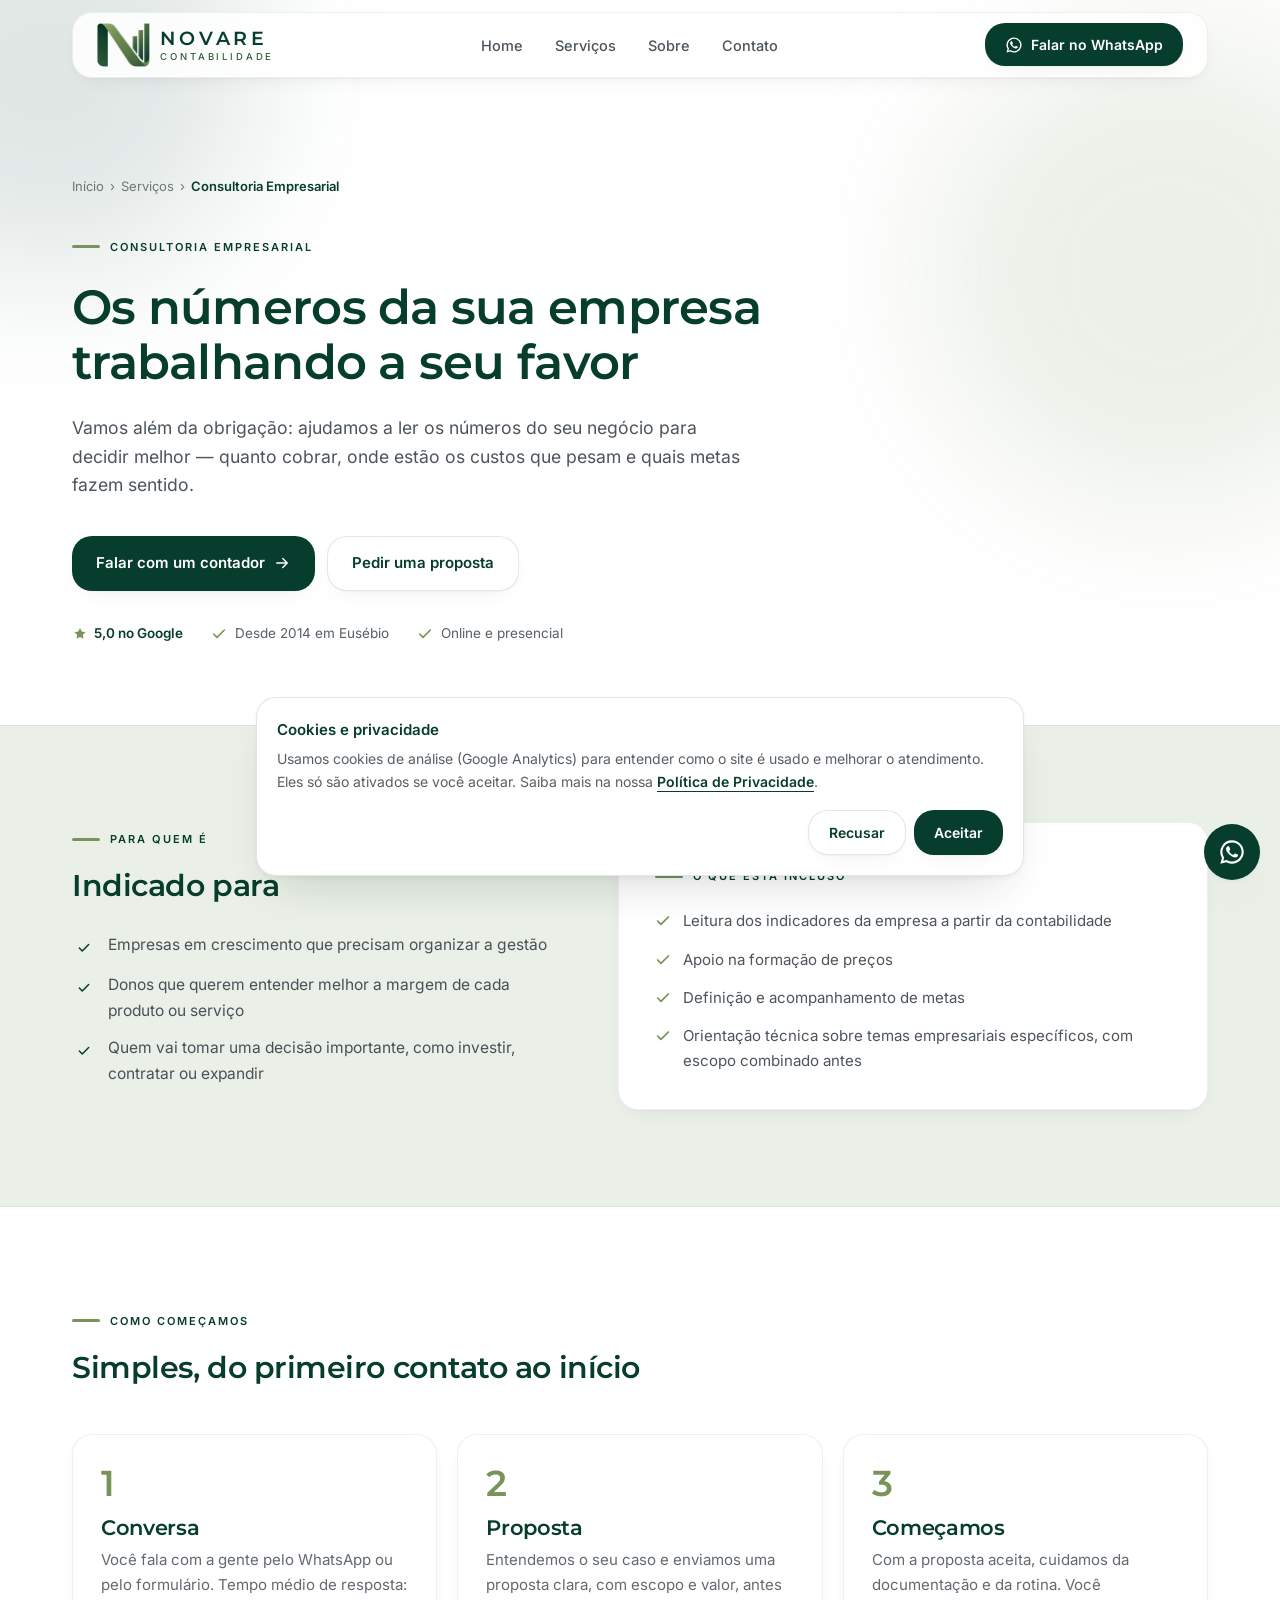
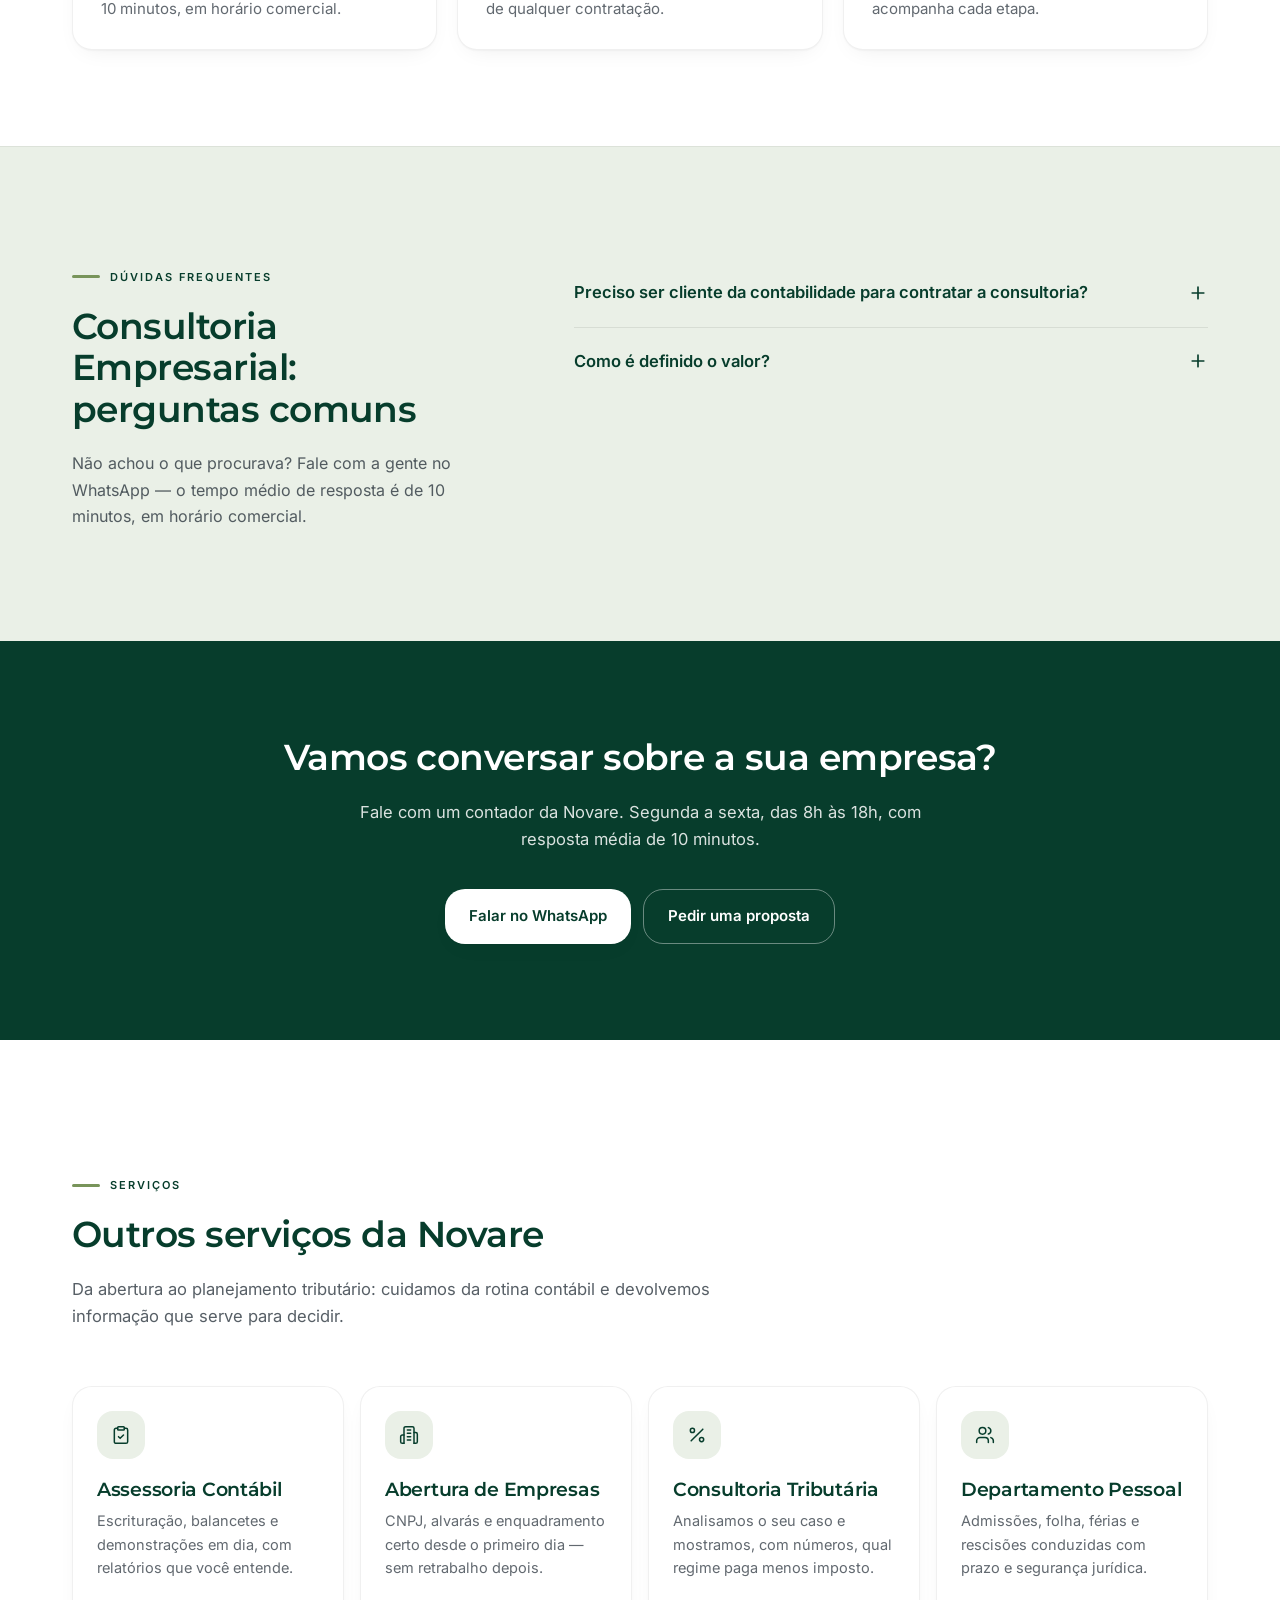
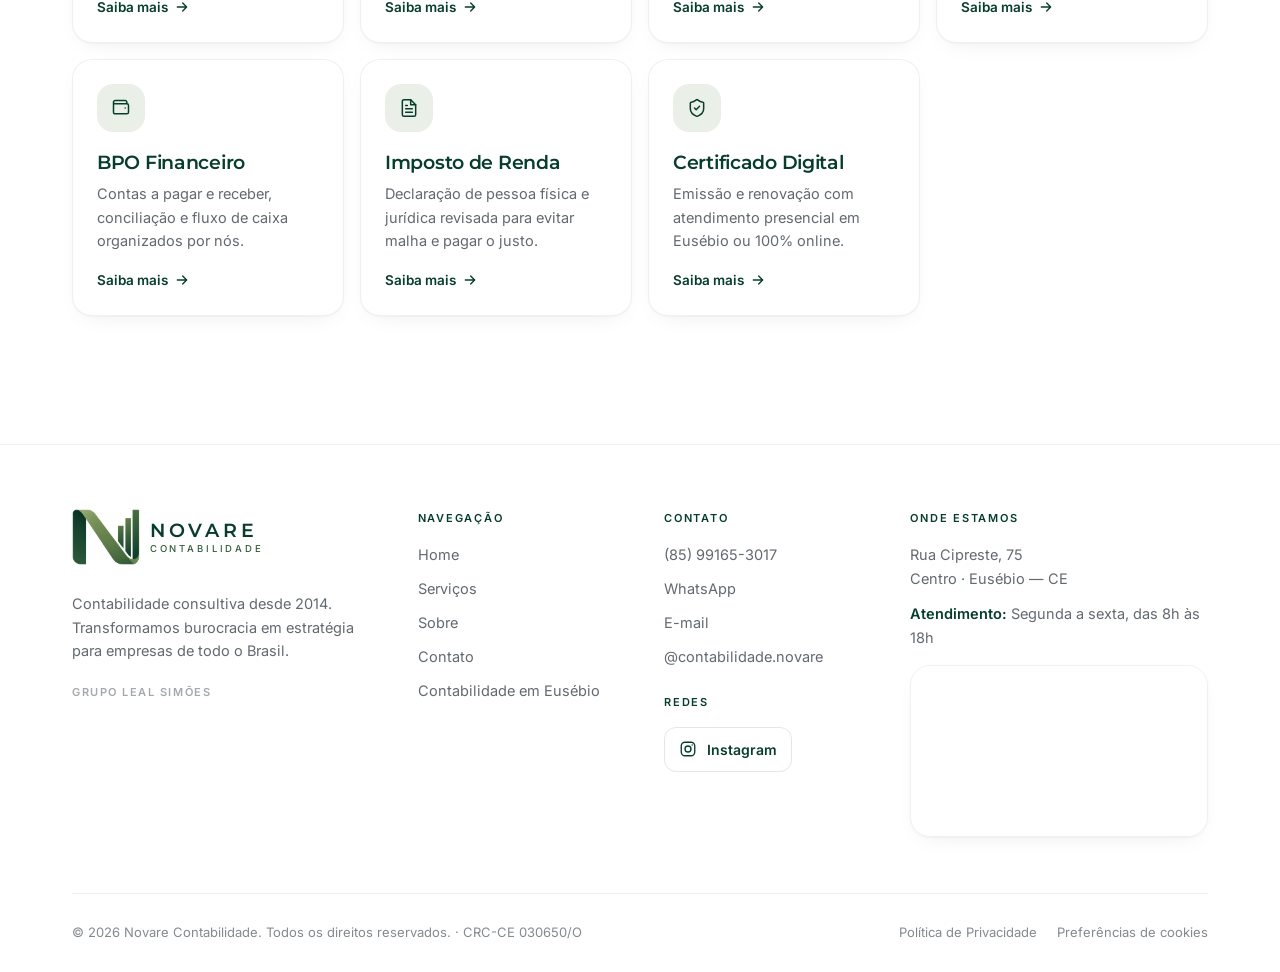
<file: servicos/consultoria-empresarial.html>
<!DOCTYPE html><html lang="pt-BR"> <head><meta charset="utf-8"><meta name="viewport" content="width=device-width, initial-scale=1"><meta name="theme-color" content="#073D2C"><title>Consultoria Empresarial | Novare Contabilidade</title><meta name="description" content="Vamos além da obrigação: ajudamos a ler os números do seu negócio para decidir melhor — quanto cobrar, onde estão os custos que pesam e quais metas fazem…"><link rel="canonical" href="https://novarecontabilidade.com/servicos/consultoria-empresarial"><meta name="robots" content="index,follow"><meta name="author" content="Novare Contabilidade"><meta property="og:type" content="website"><meta property="og:locale" content="pt_BR"><meta property="og:site_name" content="Novare Contabilidade"><meta property="og:title" content="Consultoria Empresarial | Novare Contabilidade"><meta property="og:description" content="Vamos além da obrigação: ajudamos a ler os números do seu negócio para decidir melhor — quanto cobrar, onde estão os custos que pesam e quais metas fazem…"><meta property="og:url" content="https://novarecontabilidade.com/servicos/consultoria-empresarial"><meta property="og:image" content="https://novarecontabilidade.com/assets/img/logo.png"><meta name="twitter:card" content="summary_large_image"><meta name="twitter:title" content="Novare Contabilidade"><meta name="twitter:description" content="Vamos além da obrigação: ajudamos a ler os números do seu negócio para decidir melhor — quanto cobrar, onde estão os custos que pesam e quais metas fazem…"><meta name="twitter:image" content="https://novarecontabilidade.com/assets/img/logo.png"><link rel="icon" href="/assets/img/favicon.png" type="image/png"><link rel="apple-touch-icon" href="/assets/img/apple-touch-icon.png"><link rel="preload" href="/assets/fonts/inter-latin-400-normal.woff2" as="font" type="font/woff2" crossorigin><link rel="preload" href="/assets/fonts/cormorant-garamond-latin-600-normal.woff2" as="font" type="font/woff2" crossorigin><link rel="stylesheet" href="/assets/css/aos.css"><link rel="stylesheet" href="/_astro/_modulo_.CmQKac4O.css"></head> <body>  <a href="#hero" class="sr-only focus:not-sr-only focus:absolute focus:left-4 focus:top-4 focus:z-[100] focus:rounded-xl2 focus:bg-novare focus:px-5 focus:py-3 focus:text-white">Pular para o conteúdo</a> <!-- =========================================================
     NAVBAR — fixa, encolhe ao rolar
     ========================================================= --><header id="nav" class="fixed inset-x-0 top-0 z-50 transition-all duration-300"> <div class="shell"> <nav class="mt-3 flex items-center justify-between rounded-xl2 border border-black/[.06] bg-white/85 px-4 py-2.5 shadow-soft backdrop-blur-xl transition-all duration-300 sm:px-6" id="navbar" aria-label="Principal"> <a href="/" class="flex items-center gap-2" aria-label="Novare Contabilidade — início"> <span class="inline-flex items-center gap-2.5"> <img src="/assets/img/simbolo.png" alt="Novare Contabilidade" id="navLogo" class="h-11 w-auto transition-all duration-300" width="213" height="176"> <span class="flex-col leading-none hidden sm:flex" aria-hidden="true"> <span class="font-display text-[19px] font-semibold uppercase tracking-[.2em] text-novare-900">Novare</span> <span class="mt-1 text-[9.5px] font-medium uppercase tracking-[.3em] text-novare-700">Contabilidade</span> </span> </span> </a> <ul class="hidden items-center gap-8 lg:flex"> <li><a href="/#hero" class="nav-link text-[14.5px] font-medium text-ink/80 transition hover:text-novare">Home</a></li> <li><a href="/#servicos" class="nav-link text-[14.5px] font-medium text-ink/80 transition hover:text-novare">Serviços</a></li> <li><a href="/#sobre" class="nav-link text-[14.5px] font-medium text-ink/80 transition hover:text-novare">Sobre</a></li> <li><a href="/#contato" class="nav-link text-[14.5px] font-medium text-ink/80 transition hover:text-novare">Contato</a></li> </ul> <div class="flex items-center gap-2"> <a href="https://wa.me/5585991653017?text=Ol%C3%A1!%20Vim%20pelo%20site%20da%20Novare%20e%20quero%20falar%20com%20um%20especialista." target="_blank" rel="noopener" class="btn btn-primary !px-5 !py-2.5 !text-[14px]"> <svg viewBox="0 0 24 24" class="h-[18px] w-[18px]" fill="currentColor" aria-hidden="true"><path d="M12 2a10 10 0 0 0-8.6 15.1L2 22l5.1-1.3A10 10 0 1 0 12 2Zm0 18.2a8.2 8.2 0 0 1-4.2-1.2l-.3-.2-3 .8.8-2.9-.2-.3A8.2 8.2 0 1 1 12 20.2Zm4.5-6.1c-.2-.1-1.5-.7-1.7-.8-.2-.1-.4-.1-.6.1l-.8.9c-.1.2-.3.2-.5.1a6.7 6.7 0 0 1-3.3-2.9c-.1-.2 0-.4.1-.5l.4-.5c.1-.2.2-.3.3-.5v-.5c0-.2-.6-1.5-.8-2-.2-.5-.4-.4-.6-.4h-.5c-.2 0-.5.1-.7.3-.3.3-.9.9-.9 2.1s.9 2.5 1 2.6c.1.2 1.8 2.8 4.4 3.9 1.6.7 2.2.7 3 .6.5-.1 1.5-.6 1.7-1.2.2-.6.2-1.1.2-1.2-.1-.1-.3-.2-.5-.3Z"></path></svg> <span class="hidden sm:inline">Falar no WhatsApp</span><span class="sm:hidden">WhatsApp</span> </a> <button id="menuBtn" class="rounded-xl2 border border-black/10 p-2.5 lg:hidden" aria-label="Abrir menu" aria-expanded="false" aria-controls="mobileMenu"> <svg viewBox="0 0 24 24" class="h-5 w-5" fill="none" stroke="currentColor" stroke-width="2" stroke-linecap="round"><path d="M4 7h16M4 12h16M4 17h16"></path></svg> </button> </div> </nav> <!-- Menu mobile --> <div id="mobileMenu" class="mt-2 hidden overflow-hidden rounded-xl2 border border-black/[.06] bg-white/95 shadow-lift backdrop-blur-xl lg:hidden"> <a href="/#hero" class="block border-b border-black/5 px-6 py-4 font-medium">Home</a> <a href="/#servicos" class="block border-b border-black/5 px-6 py-4 font-medium">Serviços</a> <a href="/#sobre" class="block border-b border-black/5 px-6 py-4 font-medium">Sobre</a> <a href="/#contato" class="block px-6 py-4 font-medium">Contato</a> </div> </div> </header> <main> <!-- TOPO --> <section id="hero" class="relative overflow-hidden pb-16 pt-36 sm:pt-40 lg:pb-20 lg:pt-44"> <div class="aura -left-40 top-[-8rem] h-[26rem] w-[26rem]" style="background:rgba(7,61,44,.12)" aria-hidden="true"></div> <div class="aura right-[-8rem] top-10 h-[30rem] w-[30rem]" style="background:rgba(120,148,90,.14)" aria-hidden="true"></div> <div class="shell relative"> <nav aria-label="Você está em" class="text-[13px] text-ink/60" data-hero="1"> <ol class="flex flex-wrap items-center gap-1.5"> <li><a href="/" class="underline-offset-4 hover:text-novare hover:underline">Início</a></li> <li aria-hidden="true">›</li> <li><a href="/#servicos" class="underline-offset-4 hover:text-novare hover:underline">Serviços</a></li> <li aria-hidden="true">›</li> <li aria-current="page" class="font-semibold text-novare-900">Consultoria Empresarial</li> </ol> </nav> <div class="mt-8 max-w-3xl"> <span class="eyebrow" data-hero="1">Consultoria Empresarial</span> <h1 class="mt-6 text-[1.95rem] font-semibold sm:text-4xl lg:text-[3rem]" data-hero="2">Os números da sua empresa trabalhando a seu favor</h1> <p class="mt-6 max-w-2xl text-[17.5px] leading-relaxed text-ink/80" data-hero="3">Vamos além da obrigação: ajudamos a ler os números do seu negócio para decidir melhor — quanto cobrar, onde estão os custos que pesam e quais metas fazem sentido.</p> <div class="mt-9 flex flex-col gap-3 sm:flex-row" data-hero="4"> <a href="https://wa.me/5585991653017?text=Ol%C3%A1!%20Vim%20pelo%20site%20da%20Novare%20e%20quero%20saber%20sobre%20a%20consultoria%20empresarial." target="_blank" rel="noopener" class="btn btn-primary">
Falar com um contador
<svg viewBox="0 0 24 24" class="h-[18px] w-[18px]" fill="none" stroke="currentColor" stroke-width="2" stroke-linecap="round" stroke-linejoin="round" aria-hidden="true"><path d="M5 12h14M13 6l6 6-6 6"></path></svg> </a> <a href="https://forms.gle/xrWo5tuarYDa1hu17" target="_blank" rel="noopener" class="btn btn-ghost">Pedir uma proposta</a> </div> <div class="mt-8 flex flex-wrap items-center gap-x-7 gap-y-3 text-[13.5px] text-ink/75" data-hero="5"> <a href="https://search.google.com/local/reviews?placeid=ChIJ4e3_BDpaxwcRgv1FIwcXdKU" target="_blank" rel="noopener" class="inline-flex items-center gap-1.5 font-semibold text-novare-900 underline-offset-4 hover:underline"> <svg viewBox="0 0 24 24" class="h-4 w-4 text-olive" fill="currentColor" aria-hidden="true"><path d="m12 3 2.6 5.4 5.9.8-4.3 4.1 1 5.9-5.2-2.8-5.2 2.8 1-5.9L3.5 9.2l5.9-.8z"></path></svg> 5,0 no Google
</a> <span class="inline-flex items-center gap-2"><svg viewBox="0 0 24 24" class="h-4 w-4 text-olive" fill="none" stroke="currentColor" stroke-width="2.4" stroke-linecap="round" stroke-linejoin="round" aria-hidden="true"><path d="m4 12 5 5L20 6"/></svg> Desde 2014 em Eusébio</span> <span class="inline-flex items-center gap-2"><svg viewBox="0 0 24 24" class="h-4 w-4 text-olive" fill="none" stroke="currentColor" stroke-width="2.4" stroke-linecap="round" stroke-linejoin="round" aria-hidden="true"><path d="m4 12 5 5L20 6"/></svg> Online e presencial</span> </div> </div> </div> </section> <!-- PARA QUEM É + O QUE ESTÁ INCLUSO --> <section class="border-y border-black/[.06] bg-mist py-20 lg:py-24"> <div class="shell grid gap-10 lg:grid-cols-[.9fr_1.1fr] lg:gap-16"> <div data-aos="fade-right"> <span class="eyebrow">Para quem é</span> <h2 class="mt-5 text-2xl font-semibold sm:text-3xl">Indicado para</h2> <ul class="mt-7 space-y-3"> <li class="flex items-start gap-3 text-[15.5px] text-ink/80"> <span class="mt-1 grid h-6 w-6 shrink-0 place-items-center rounded-full bg-olive-50 text-novare"> <svg viewBox="0 0 24 24" class="h-3.5 w-3.5" fill="none" stroke="currentColor" stroke-width="2.6" stroke-linecap="round" stroke-linejoin="round" aria-hidden="true"><path d="m4 12 5 5L20 6"/></svg> </span> Empresas em crescimento que precisam organizar a gestão </li><li class="flex items-start gap-3 text-[15.5px] text-ink/80"> <span class="mt-1 grid h-6 w-6 shrink-0 place-items-center rounded-full bg-olive-50 text-novare"> <svg viewBox="0 0 24 24" class="h-3.5 w-3.5" fill="none" stroke="currentColor" stroke-width="2.6" stroke-linecap="round" stroke-linejoin="round" aria-hidden="true"><path d="m4 12 5 5L20 6"/></svg> </span> Donos que querem entender melhor a margem de cada produto ou serviço </li><li class="flex items-start gap-3 text-[15.5px] text-ink/80"> <span class="mt-1 grid h-6 w-6 shrink-0 place-items-center rounded-full bg-olive-50 text-novare"> <svg viewBox="0 0 24 24" class="h-3.5 w-3.5" fill="none" stroke="currentColor" stroke-width="2.6" stroke-linecap="round" stroke-linejoin="round" aria-hidden="true"><path d="m4 12 5 5L20 6"/></svg> </span> Quem vai tomar uma decisão importante, como investir, contratar ou expandir </li> </ul> </div> <div class="card p-7 sm:p-9" data-aos="fade-left"> <span class="eyebrow">O que está incluso</span> <ul class="mt-6 space-y-3.5"> <li class="flex items-start gap-3 text-[15px] leading-relaxed text-ink/80"> <svg viewBox="0 0 24 24" class="mt-1 h-4 w-4 shrink-0 text-olive" fill="none" stroke="currentColor" stroke-width="2.6" stroke-linecap="round" stroke-linejoin="round" aria-hidden="true"><path d="m4 12 5 5L20 6"/></svg> Leitura dos indicadores da empresa a partir da contabilidade </li><li class="flex items-start gap-3 text-[15px] leading-relaxed text-ink/80"> <svg viewBox="0 0 24 24" class="mt-1 h-4 w-4 shrink-0 text-olive" fill="none" stroke="currentColor" stroke-width="2.6" stroke-linecap="round" stroke-linejoin="round" aria-hidden="true"><path d="m4 12 5 5L20 6"/></svg> Apoio na formação de preços </li><li class="flex items-start gap-3 text-[15px] leading-relaxed text-ink/80"> <svg viewBox="0 0 24 24" class="mt-1 h-4 w-4 shrink-0 text-olive" fill="none" stroke="currentColor" stroke-width="2.6" stroke-linecap="round" stroke-linejoin="round" aria-hidden="true"><path d="m4 12 5 5L20 6"/></svg> Definição e acompanhamento de metas </li><li class="flex items-start gap-3 text-[15px] leading-relaxed text-ink/80"> <svg viewBox="0 0 24 24" class="mt-1 h-4 w-4 shrink-0 text-olive" fill="none" stroke="currentColor" stroke-width="2.6" stroke-linecap="round" stroke-linejoin="round" aria-hidden="true"><path d="m4 12 5 5L20 6"/></svg> Orientação técnica sobre temas empresariais específicos, com escopo combinado antes </li> </ul>  </div> </div> </section> <!-- COMO COMEÇAMOS --> <section class="py-20 lg:py-24"> <div class="shell"> <div class="max-w-2xl" data-aos="fade-up"> <span class="eyebrow">Como começamos</span> <h2 class="mt-5 text-2xl font-semibold sm:text-3xl">Simples, do primeiro contato ao início</h2> </div> <ol class="mt-12 grid gap-5 md:grid-cols-3"> <li class="card p-7" data-aos="fade-up"> <span class="font-display text-4xl font-semibold text-olive [font-variant-numeric:lining-nums]">1</span> <h3 class="mt-3 text-[21px] font-semibold">Conversa</h3> <p class="mt-2 text-[15px] leading-relaxed text-ink/70">Você fala com a gente pelo WhatsApp ou pelo formulário. Tempo médio de resposta: 10 minutos, em horário comercial.</p> </li><li class="card p-7" data-aos="fade-up" data-aos-delay="80"> <span class="font-display text-4xl font-semibold text-olive [font-variant-numeric:lining-nums]">2</span> <h3 class="mt-3 text-[21px] font-semibold">Proposta</h3> <p class="mt-2 text-[15px] leading-relaxed text-ink/70">Entendemos o seu caso e enviamos uma proposta clara, com escopo e valor, antes de qualquer contratação.</p> </li><li class="card p-7" data-aos="fade-up" data-aos-delay="160"> <span class="font-display text-4xl font-semibold text-olive [font-variant-numeric:lining-nums]">3</span> <h3 class="mt-3 text-[21px] font-semibold">Começamos</h3> <p class="mt-2 text-[15px] leading-relaxed text-ink/70">Com a proposta aceita, cuidamos da documentação e da rotina. Você acompanha cada etapa.</p> </li> </ol> </div> </section> <!-- =========================================================
     FAQ
     ========================================================= --><section class="border-t border-black/[.06] bg-mist py-24 lg:py-28"> <div class="shell"> <div class="grid gap-12 lg:grid-cols-[.8fr_1.2fr] lg:gap-20"> <div data-aos="fade-right"> <span class="eyebrow">Dúvidas frequentes</span> <h2 class="mt-5 text-3xl font-semibold sm:text-4xl">Consultoria Empresarial:<br class="hidden sm:block"> perguntas comuns</h2> <p class="mt-5 text-[16px] text-ink/75">Não achou o que procurava? Fale com a gente no WhatsApp — o tempo médio de resposta é de 10 minutos, em horário comercial.</p> </div> <div class="divide-y divide-black/[.08]" data-aos="fade-left"> <div class="faq-item"> <button class="faq-btn" aria-expanded="false"> <span class="text-[16.5px] font-semibold text-novare-900">Preciso ser cliente da contabilidade para contratar a consultoria?</span> <svg class="faq-chevron h-5 w-5 shrink-0 text-novare transition-transform duration-300" viewBox="0 0 24 24" fill="none" stroke="currentColor" stroke-width="2" stroke-linecap="round" aria-hidden="true"><path d="M12 5v14M5 12h14"></path></svg> </button> <div class="faq-panel"><div><p class="pb-5 pr-10 text-[15px] leading-relaxed text-ink/75">Não é obrigatório, mas ajuda: com a contabilidade em dia, os números da análise ficam mais confiáveis.</p></div></div> </div><div class="faq-item"> <button class="faq-btn" aria-expanded="false"> <span class="text-[16.5px] font-semibold text-novare-900">Como é definido o valor?</span> <svg class="faq-chevron h-5 w-5 shrink-0 text-novare transition-transform duration-300" viewBox="0 0 24 24" fill="none" stroke="currentColor" stroke-width="2" stroke-linecap="round" aria-hidden="true"><path d="M12 5v14M5 12h14"></path></svg> </button> <div class="faq-panel"><div><p class="pb-5 pr-10 text-[15px] leading-relaxed text-ink/75">Conforme o escopo combinado. Apresentamos a proposta antes de começar, sem surpresas.</p></div></div> </div> </div> </div> </div> <script type="application/ld+json">{"@context":"https://schema.org","@type":"FAQPage","mainEntity":[{"@type":"Question","name":"Preciso ser cliente da contabilidade para contratar a consultoria?","acceptedAnswer":{"@type":"Answer","text":"Não é obrigatório, mas ajuda: com a contabilidade em dia, os números da análise ficam mais confiáveis."}},{"@type":"Question","name":"Como é definido o valor?","acceptedAnswer":{"@type":"Answer","text":"Conforme o escopo combinado. Apresentamos a proposta antes de começar, sem surpresas."}}]}</script> </section> <!-- CHAMADA FINAL --> <section class="relative overflow-hidden py-20 text-white lg:py-24" style="background:#073D2C"> <div class="shell relative text-center"> <h2 class="mx-auto max-w-3xl text-3xl font-semibold !text-white sm:text-4xl">Vamos conversar sobre a sua empresa?</h2> <p class="mx-auto mt-5 max-w-xl text-[16.5px] text-white/85">
Fale com um contador da Novare. Segunda a sexta, das 8h às 18h, com resposta média de 10 minutos.
</p> <div class="mt-9 flex flex-col justify-center gap-3 sm:flex-row"> <a href="https://wa.me/5585991653017?text=Ol%C3%A1!%20Vim%20pelo%20site%20da%20Novare%20e%20quero%20saber%20sobre%20a%20consultoria%20empresarial." target="_blank" rel="noopener" class="btn bg-white text-novare-900 shadow-soft hover:-translate-y-0.5">Falar no WhatsApp</a> <a href="https://forms.gle/xrWo5tuarYDa1hu17" target="_blank" rel="noopener" class="btn border border-white/40 text-white hover:-translate-y-0.5 hover:bg-white/10">Pedir uma proposta</a> </div> </div> </section> <!-- =========================================================
     SERVIÇOS
     ========================================================= --><section id="servicos" class="scroll-mt-28 py-24 lg:py-32"> <div class="shell"> <div class="max-w-2xl" data-aos="fade-up"> <span class="eyebrow">Serviços</span> <h2 class="mt-5 text-3xl font-semibold sm:text-4xl">Outros serviços da Novare</h2> <p class="mt-5 text-[16.5px] text-ink/75">Da abertura ao planejamento tributário: cuidamos da rotina contábil e devolvemos informação que serve para decidir.</p> </div> <div class="mt-14 grid gap-4 sm:grid-cols-2 lg:grid-cols-4"> <a href="/servicos/assessoria-contabil" class="card card-hover group flex flex-col p-6" data-aos="fade-up"> <span class="grid h-12 w-12 place-items-center rounded-2xl bg-olive-50 text-novare transition-colors duration-300 group-hover:bg-novare group-hover:text-white"> <svg viewBox="0 0 24 24" class="h-5 w-5" fill="none" stroke="currentColor" stroke-width="1.8" stroke-linecap="round" stroke-linejoin="round" aria-hidden="true"><rect x="8" y="2" width="8" height="4" rx="1"/><path d="M16 4h2a2 2 0 0 1 2 2v14a2 2 0 0 1-2 2H6a2 2 0 0 1-2-2V6a2 2 0 0 1 2-2h2"/><path d="m9 14 2 2 4-4"/></svg> </span> <h3 class="mt-5 text-[19px] font-semibold">Assessoria Contábil</h3> <p class="mt-2 flex-1 text-[14.5px] leading-relaxed text-ink/70">Escrituração, balancetes e demonstrações em dia, com relatórios que você entende.</p> <span class="mt-4 inline-flex items-center gap-1.5 text-[13.5px] font-semibold text-novare">
Saiba mais
<svg viewBox="0 0 24 24" class="h-4 w-4 transition-transform duration-300 group-hover:translate-x-0.5" fill="none" stroke="currentColor" stroke-width="2" stroke-linecap="round" stroke-linejoin="round" aria-hidden="true"><path d="M5 12h14M13 6l6 6-6 6"></path></svg> </span> </a><a href="/servicos/abertura-de-empresas" class="card card-hover group flex flex-col p-6" data-aos="fade-up" data-aos-delay="60"> <span class="grid h-12 w-12 place-items-center rounded-2xl bg-olive-50 text-novare transition-colors duration-300 group-hover:bg-novare group-hover:text-white"> <svg viewBox="0 0 24 24" class="h-5 w-5" fill="none" stroke="currentColor" stroke-width="1.8" stroke-linecap="round" stroke-linejoin="round" aria-hidden="true"><path d="M6 22V4a2 2 0 0 1 2-2h8a2 2 0 0 1 2 2v18"/><path d="M6 12H4a2 2 0 0 0-2 2v6a2 2 0 0 0 2 2h2"/><path d="M18 9h2a2 2 0 0 1 2 2v9a2 2 0 0 1-2 2h-2"/><path d="M10 6h4M10 10h4M10 14h4M10 18h4"/></svg> </span> <h3 class="mt-5 text-[19px] font-semibold">Abertura de Empresas</h3> <p class="mt-2 flex-1 text-[14.5px] leading-relaxed text-ink/70">CNPJ, alvarás e enquadramento certo desde o primeiro dia — sem retrabalho depois.</p> <span class="mt-4 inline-flex items-center gap-1.5 text-[13.5px] font-semibold text-novare">
Saiba mais
<svg viewBox="0 0 24 24" class="h-4 w-4 transition-transform duration-300 group-hover:translate-x-0.5" fill="none" stroke="currentColor" stroke-width="2" stroke-linecap="round" stroke-linejoin="round" aria-hidden="true"><path d="M5 12h14M13 6l6 6-6 6"></path></svg> </span> </a><a href="/servicos/consultoria-tributaria" class="card card-hover group flex flex-col p-6" data-aos="fade-up" data-aos-delay="120"> <span class="grid h-12 w-12 place-items-center rounded-2xl bg-olive-50 text-novare transition-colors duration-300 group-hover:bg-novare group-hover:text-white"> <svg viewBox="0 0 24 24" class="h-5 w-5" fill="none" stroke="currentColor" stroke-width="1.8" stroke-linecap="round" stroke-linejoin="round" aria-hidden="true"><path d="M19 5 5 19"/><circle cx="6.5" cy="6.5" r="2.5"/><circle cx="17.5" cy="17.5" r="2.5"/></svg> </span> <h3 class="mt-5 text-[19px] font-semibold">Consultoria Tributária</h3> <p class="mt-2 flex-1 text-[14.5px] leading-relaxed text-ink/70">Analisamos o seu caso e mostramos, com números, qual regime paga menos imposto.</p> <span class="mt-4 inline-flex items-center gap-1.5 text-[13.5px] font-semibold text-novare">
Saiba mais
<svg viewBox="0 0 24 24" class="h-4 w-4 transition-transform duration-300 group-hover:translate-x-0.5" fill="none" stroke="currentColor" stroke-width="2" stroke-linecap="round" stroke-linejoin="round" aria-hidden="true"><path d="M5 12h14M13 6l6 6-6 6"></path></svg> </span> </a><a href="/servicos/departamento-pessoal" class="card card-hover group flex flex-col p-6" data-aos="fade-up" data-aos-delay="180"> <span class="grid h-12 w-12 place-items-center rounded-2xl bg-olive-50 text-novare transition-colors duration-300 group-hover:bg-novare group-hover:text-white"> <svg viewBox="0 0 24 24" class="h-5 w-5" fill="none" stroke="currentColor" stroke-width="1.8" stroke-linecap="round" stroke-linejoin="round" aria-hidden="true"><path d="M16 21v-2a4 4 0 0 0-4-4H6a4 4 0 0 0-4 4v2"/><circle cx="9" cy="7" r="4"/><path d="M22 21v-2a4 4 0 0 0-3-3.87"/><path d="M16 3.13a4 4 0 0 1 0 7.75"/></svg> </span> <h3 class="mt-5 text-[19px] font-semibold">Departamento Pessoal</h3> <p class="mt-2 flex-1 text-[14.5px] leading-relaxed text-ink/70">Admissões, folha, férias e rescisões conduzidas com prazo e segurança jurídica.</p> <span class="mt-4 inline-flex items-center gap-1.5 text-[13.5px] font-semibold text-novare">
Saiba mais
<svg viewBox="0 0 24 24" class="h-4 w-4 transition-transform duration-300 group-hover:translate-x-0.5" fill="none" stroke="currentColor" stroke-width="2" stroke-linecap="round" stroke-linejoin="round" aria-hidden="true"><path d="M5 12h14M13 6l6 6-6 6"></path></svg> </span> </a><a href="/servicos/bpo-financeiro" class="card card-hover group flex flex-col p-6" data-aos="fade-up"> <span class="grid h-12 w-12 place-items-center rounded-2xl bg-olive-50 text-novare transition-colors duration-300 group-hover:bg-novare group-hover:text-white"> <svg viewBox="0 0 24 24" class="h-5 w-5" fill="none" stroke="currentColor" stroke-width="1.8" stroke-linecap="round" stroke-linejoin="round" aria-hidden="true"><path d="M19 7V5a2 2 0 0 0-2-2H5a2 2 0 0 0 0 4h14a2 2 0 0 1 2 2v8a2 2 0 0 1-2 2H5a2 2 0 0 1-2-2V5"/><path d="M17 12h.01"/></svg> </span> <h3 class="mt-5 text-[19px] font-semibold">BPO Financeiro</h3> <p class="mt-2 flex-1 text-[14.5px] leading-relaxed text-ink/70">Contas a pagar e receber, conciliação e fluxo de caixa organizados por nós.</p> <span class="mt-4 inline-flex items-center gap-1.5 text-[13.5px] font-semibold text-novare">
Saiba mais
<svg viewBox="0 0 24 24" class="h-4 w-4 transition-transform duration-300 group-hover:translate-x-0.5" fill="none" stroke="currentColor" stroke-width="2" stroke-linecap="round" stroke-linejoin="round" aria-hidden="true"><path d="M5 12h14M13 6l6 6-6 6"></path></svg> </span> </a><a href="/servicos/imposto-de-renda" class="card card-hover group flex flex-col p-6" data-aos="fade-up" data-aos-delay="60"> <span class="grid h-12 w-12 place-items-center rounded-2xl bg-olive-50 text-novare transition-colors duration-300 group-hover:bg-novare group-hover:text-white"> <svg viewBox="0 0 24 24" class="h-5 w-5" fill="none" stroke="currentColor" stroke-width="1.8" stroke-linecap="round" stroke-linejoin="round" aria-hidden="true"><path d="M14 2H6a2 2 0 0 0-2 2v16a2 2 0 0 0 2 2h12a2 2 0 0 0 2-2V8z"/><path d="M14 2v6h6"/><path d="M16 13H8M16 17H8M10 9H8"/></svg> </span> <h3 class="mt-5 text-[19px] font-semibold">Imposto de Renda</h3> <p class="mt-2 flex-1 text-[14.5px] leading-relaxed text-ink/70">Declaração de pessoa física e jurídica revisada para evitar malha e pagar o justo.</p> <span class="mt-4 inline-flex items-center gap-1.5 text-[13.5px] font-semibold text-novare">
Saiba mais
<svg viewBox="0 0 24 24" class="h-4 w-4 transition-transform duration-300 group-hover:translate-x-0.5" fill="none" stroke="currentColor" stroke-width="2" stroke-linecap="round" stroke-linejoin="round" aria-hidden="true"><path d="M5 12h14M13 6l6 6-6 6"></path></svg> </span> </a><a href="/servicos/certificado-digital" class="card card-hover group flex flex-col p-6" data-aos="fade-up" data-aos-delay="120"> <span class="grid h-12 w-12 place-items-center rounded-2xl bg-olive-50 text-novare transition-colors duration-300 group-hover:bg-novare group-hover:text-white"> <svg viewBox="0 0 24 24" class="h-5 w-5" fill="none" stroke="currentColor" stroke-width="1.8" stroke-linecap="round" stroke-linejoin="round" aria-hidden="true"><path d="M20 13c0 5-3.5 7.5-7.7 9a1 1 0 0 1-.6 0C7.5 20.5 4 18 4 13V6a1 1 0 0 1 1-1c2 0 4.5-1.2 6.2-2.7a1.2 1.2 0 0 1 1.6 0C14.5 3.8 17 5 19 5a1 1 0 0 1 1 1z"/><path d="m9 12 2 2 4-4"/></svg> </span> <h3 class="mt-5 text-[19px] font-semibold">Certificado Digital</h3> <p class="mt-2 flex-1 text-[14.5px] leading-relaxed text-ink/70">Emissão e renovação com atendimento presencial em Eusébio ou 100% online.</p> <span class="mt-4 inline-flex items-center gap-1.5 text-[13.5px] font-semibold text-novare">
Saiba mais
<svg viewBox="0 0 24 24" class="h-4 w-4 transition-transform duration-300 group-hover:translate-x-0.5" fill="none" stroke="currentColor" stroke-width="2" stroke-linecap="round" stroke-linejoin="round" aria-hidden="true"><path d="M5 12h14M13 6l6 6-6 6"></path></svg> </span> </a> </div> </div> </section> </main> <!-- =========================================================
     RODAPÉ
     ========================================================= --><footer class="border-t border-black/[.06] bg-white pt-16"> <div class="shell"> <div class="grid gap-12 pb-14 lg:grid-cols-[1.2fr_.8fr_.8fr_1.2fr]"> <div> <span class="inline-flex items-center gap-2.5"> <img src="/assets/img/simbolo.png" alt class="h-14 w-auto transition-all duration-300" width="213" height="176"> <span class="flex-col leading-none flex"> <span class="font-display text-[19px] font-semibold uppercase tracking-[.2em] text-novare-900">Novare</span> <span class="mt-1 text-[9.5px] font-medium uppercase tracking-[.3em] text-novare-700">Contabilidade</span> </span> </span> <p class="mt-5 max-w-xs text-[14.5px] leading-relaxed text-ink/70">
Contabilidade consultiva desde 2014. Transformamos burocracia em estratégia para
          empresas de todo o Brasil.
</p> <p class="mt-5 text-[11px] font-semibold uppercase tracking-[.14em] text-ink/40">Grupo Leal Simões</p> </div> <nav aria-label="Rodapé — navegação"> <p class="text-[11px] font-semibold uppercase tracking-[.16em] text-novare">Navegação</p> <ul class="mt-4 space-y-2.5 text-[14.5px] text-ink/70"> <li><a class="transition hover:text-novare" href="/#hero">Home</a></li> <li><a class="transition hover:text-novare" href="/#servicos">Serviços</a></li> <li><a class="transition hover:text-novare" href="/#sobre">Sobre</a></li> <li><a class="transition hover:text-novare" href="/#contato">Contato</a></li> <li><a class="transition hover:text-novare" href="/contabilidade-em-eusebio">Contabilidade em Eusébio</a></li> </ul> </nav> <div> <p class="text-[11px] font-semibold uppercase tracking-[.16em] text-novare">Contato</p> <ul class="mt-4 space-y-2.5 text-[14.5px] text-ink/70"> <li><a class="transition hover:text-novare" href="tel:+5585991653017">(85) 99165-3017</a></li> <li><a class="transition hover:text-novare" href="https://wa.me/5585991653017" target="_blank" rel="noopener">WhatsApp</a></li> <li><a class="transition hover:text-novare" href="mailto:contato@novarecontabilidade.com">E-mail</a></li> <li><a class="transition hover:text-novare" href="https://www.instagram.com/contabilidade.novare" target="_blank" rel="noopener">@contabilidade.novare</a></li> </ul> <p class="mt-6 text-[11px] font-semibold uppercase tracking-[.16em] text-novare">Redes</p> <ul class="mt-4 flex flex-wrap gap-2.5"> <li> <a href="https://www.instagram.com/contabilidade.novare" target="_blank" rel="noopener" aria-label="Instagram @contabilidade.novare" class="inline-flex items-center gap-2.5 rounded-xl border border-black/10 px-3.5 py-2.5 text-[14px] font-semibold text-novare transition hover:-translate-y-0.5 hover:border-novare/30 hover:bg-olive-50"> <svg viewBox="0 0 24 24" class="h-[18px] w-[18px]" fill="none" stroke="currentColor" stroke-width="1.8" aria-hidden="true"><rect x="3" y="3" width="18" height="18" rx="5"></rect><circle cx="12" cy="12" r="4"></circle><circle cx="17.5" cy="6.5" r="1" fill="currentColor" stroke="none"></circle></svg>
Instagram
</a> </li> </ul> </div> <div> <p class="text-[11px] font-semibold uppercase tracking-[.16em] text-novare">Onde estamos</p> <p class="mt-4 text-[14.5px] leading-relaxed text-ink/70">Rua Cipreste, 75<br>Centro · Eusébio — CE</p> <p class="mt-3 text-[14.5px] leading-relaxed text-ink/70"><span class="font-semibold text-novare-900">Atendimento:</span> Segunda a sexta, das 8h às 18h</p> <div class="mt-4 overflow-hidden rounded-xl2 border border-black/[.06] shadow-soft"> <iframe title="Mapa da localização da Novare Contabilidade" src="https://maps.google.com/maps?q=Rua%20Cipreste%2C%2075%2C%20Centro%2C%20Eus%C3%A9bio%20CE&output=embed" width="100%" height="170" style="border:0" loading="lazy" referrerpolicy="no-referrer-when-downgrade"></iframe> </div> </div> </div> <div class="flex flex-col items-center justify-between gap-4 border-t border-black/[.06] py-7 sm:flex-row"> <p class="text-[13px] text-ink/55">© <span id="year">2026</span> Novare Contabilidade. Todos os direitos reservados. · <span class="whitespace-nowrap">CRC-CE 030650/O</span></p> <span class="flex flex-wrap items-center gap-x-5 gap-y-2"><a href="/politica-de-privacidade" class="text-[13px] text-ink/55 underline-offset-4 transition hover:text-novare hover:underline">Política de Privacidade</a><a href="#" data-abrir-cookies class="text-[13px] text-ink/55 underline-offset-4 transition hover:text-novare hover:underline">Preferências de cookies</a></span> </div> </div> </footer> <!-- Botão flutuante do WhatsApp --><a href="https://wa.me/5585991653017?text=Ol%C3%A1!%20Vim%20pelo%20site%20da%20Novare." target="_blank" rel="noopener" class="fixed bottom-5 right-5 z-40 grid h-14 w-14 place-items-center rounded-full text-white shadow-lift transition-transform duration-300 hover:scale-110" style="background:#073D2C" aria-label="Falar no WhatsApp"> <svg viewBox="0 0 24 24" class="h-7 w-7" fill="currentColor" aria-hidden="true"><path d="M12 2a10 10 0 0 0-8.6 15.1L2 22l5.1-1.3A10 10 0 1 0 12 2Zm0 18.2a8.2 8.2 0 0 1-4.2-1.2l-.3-.2-3 .8.8-2.9-.2-.3A8.2 8.2 0 1 1 12 20.2Zm4.5-6.1c-.2-.1-1.5-.7-1.7-.8-.2-.1-.4-.1-.6.1l-.8.9c-.1.2-.3.2-.5.1a6.7 6.7 0 0 1-3.3-2.9c-.1-.2 0-.4.1-.5l.4-.5c.1-.2.2-.3.3-.5v-.5c0-.2-.6-1.5-.8-2-.2-.5-.4-.4-.6-.4h-.5c-.2 0-.5.1-.7.3-.3.3-.9.9-.9 2.1s.9 2.5 1 2.6c.1.2 1.8 2.8 4.4 3.9 1.6.7 2.2.7 3 .6.5-.1 1.5-.6 1.7-1.2.2-.6.2-1.1.2-1.2-.1-.1-.3-.2-.5-.3Z"></path></svg> </a> <script type="application/ld+json">{"@context":"https://schema.org","@graph":[{"@type":"Service","name":"Consultoria Empresarial","description":"Vamos além da obrigação: ajudamos a ler os números do seu negócio para decidir melhor — quanto cobrar, onde estão os custos que pesam e quais metas fazem sentido.","url":"https://novarecontabilidade.com/servicos/consultoria-empresarial","areaServed":{"@type":"Country","name":"Brasil"},"provider":{"@type":"AccountingService","name":"Novare Contabilidade","url":"https://novarecontabilidade.com/","telephone":"+5585991653017"}},{"@type":"BreadcrumbList","itemListElement":[{"@type":"ListItem","position":1,"name":"Início","item":"https://novarecontabilidade.com/"},{"@type":"ListItem","position":2,"name":"Serviços","item":"https://novarecontabilidade.com/#servicos"},{"@type":"ListItem","position":3,"name":"Consultoria Empresarial","item":"https://novarecontabilidade.com/servicos/consultoria-empresarial"}]}]}</script>  <div id="avisoCookies" class="fixed inset-x-3 bottom-3 z-[60] mx-auto hidden max-w-3xl rounded-xl2 border border-black/10 bg-white p-5 shadow-lift sm:inset-x-6 sm:bottom-6" role="dialog" aria-labelledby="avisoCookiesTitulo" aria-live="polite"><p id="avisoCookiesTitulo" class="text-[15px] font-semibold text-novare-900">Cookies e privacidade</p><p class="mt-1.5 text-[14px] leading-relaxed text-ink/75">
Usamos cookies de análise (Google Analytics) para entender como o site é usado e melhorar o atendimento. Eles só são
        ativados se você aceitar. Saiba mais na nossa <a href="/politica-de-privacidade" class="font-semibold text-novare underline underline-offset-4">Política de Privacidade</a>.
</p><div class="mt-4 flex flex-col gap-2 sm:flex-row sm:justify-end"><button type="button" data-cookies="recusar" class="btn btn-ghost !px-5 !py-2.5 !text-[14px]">Recusar</button><button type="button" data-cookies="aceitar" class="btn btn-primary !px-5 !py-2.5 !text-[14px]">Aceitar</button></div></div><script>(function(){const id = "G-SE3JPV86N8";

      window.dataLayer = window.dataLayer || [];
      window.gtag = function () { window.dataLayer.push(arguments); };
      window.gtag("consent", "default", {
        analytics_storage: "denied",
        ad_storage: "denied",
        ad_user_data: "denied",
        ad_personalization: "denied",
        wait_for_update: 500,
      });
      try { if (localStorage.getItem("novare-cookies-v1") === "aceito") window.gtag("consent", "update", { analytics_storage: "granted" }); } catch (e) {}
      window.gtag("js", new Date());
      window.gtag("config", id);
    })();</script><script async src="https://www.googletagmanager.com/gtag/js?id=G-SE3JPV86N8"></script><script>
      (function () {
        var CHAVE = "novare-cookies-v1";
        var aviso = document.getElementById("avisoCookies");
        function ler() { try { return localStorage.getItem(CHAVE); } catch (e) { return null; } }
        function gravar(v) { try { localStorage.setItem(CHAVE, v); } catch (e) {} }
        function aceitou() { return ler() === "aceito"; }

        // Eventos de conversão: só para quem aceitou os cookies
        document.addEventListener("click", function (e) {
          if (!aceitou()) return;
          var a = e.target.closest && e.target.closest("a[href]");
          if (!a) return;
          var h = a.getAttribute("href") || "";
          var ev = h.indexOf("wa.me") > -1 ? "clique_whatsapp"
            : h.indexOf("tel:") === 0 ? "clique_telefone"
            : h.indexOf("mailto:") === 0 ? "clique_email"
            : h.indexOf("forms.gle") > -1 ? "clique_formulario" : null;
          if (ev) window.gtag("event", ev, { local: location.pathname });
        });

        function decidir(v) {
          gravar(v);
          aviso.classList.add("hidden");
          window.gtag("consent", "update", { analytics_storage: v === "aceito" ? "granted" : "denied" });
        }
        aviso.addEventListener("click", function (e) {
          var b = e.target.closest("[data-cookies]");
          if (b) decidir(b.getAttribute("data-cookies") === "aceitar" ? "aceito" : "recusado");
        });
        // Link "Preferências de cookies" do rodapé reabre o aviso
        document.addEventListener("click", function (e) {
          if (e.target.closest && e.target.closest("[data-abrir-cookies]")) { e.preventDefault(); aviso.classList.remove("hidden"); }
        });

        var escolha = ler();
        if (escolha !== "aceito" && escolha !== "recusado") aviso.classList.remove("hidden");
      })();
    </script>  <script src="/assets/js/gsap.min.js" defer></script> <script src="/assets/js/ScrollTrigger.min.js" defer></script> <script src="/assets/js/aos.js" defer></script> <script src="/assets/js/main.js" defer></script>  </body> </html>
</file>
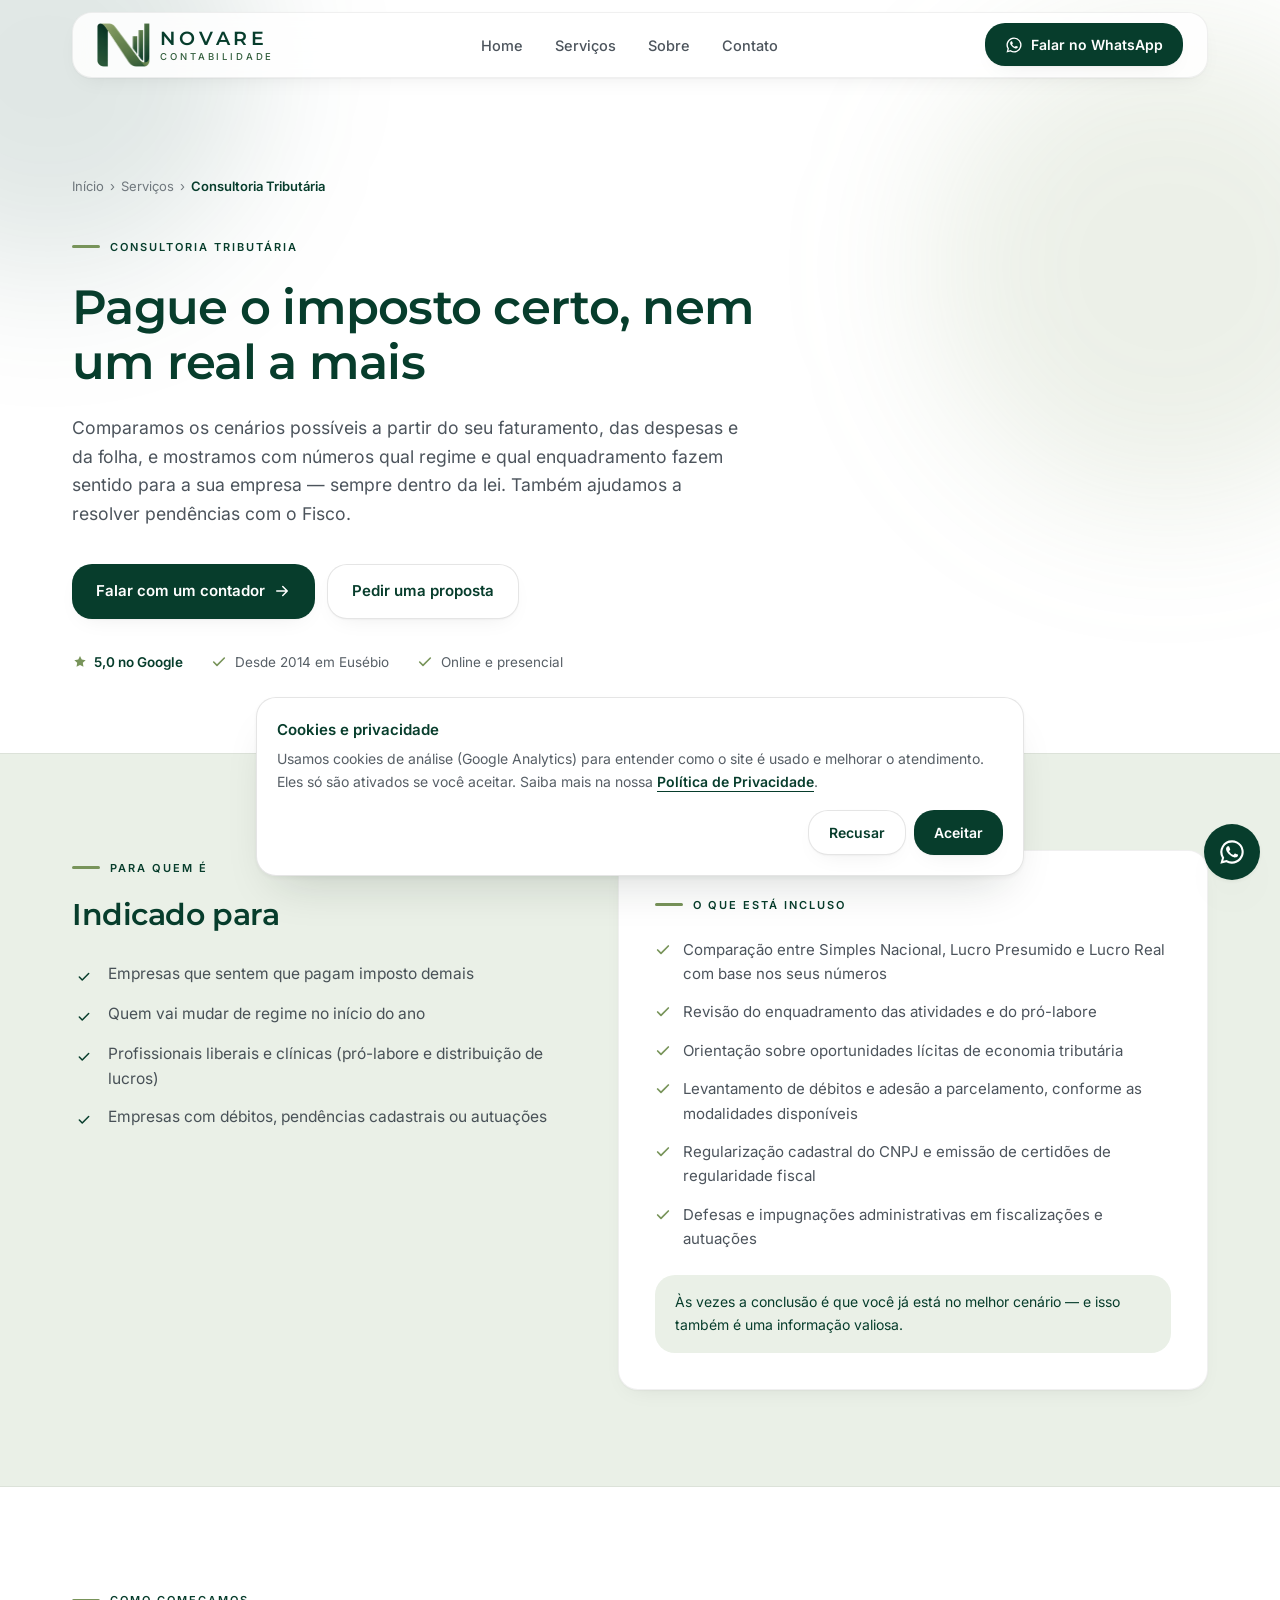
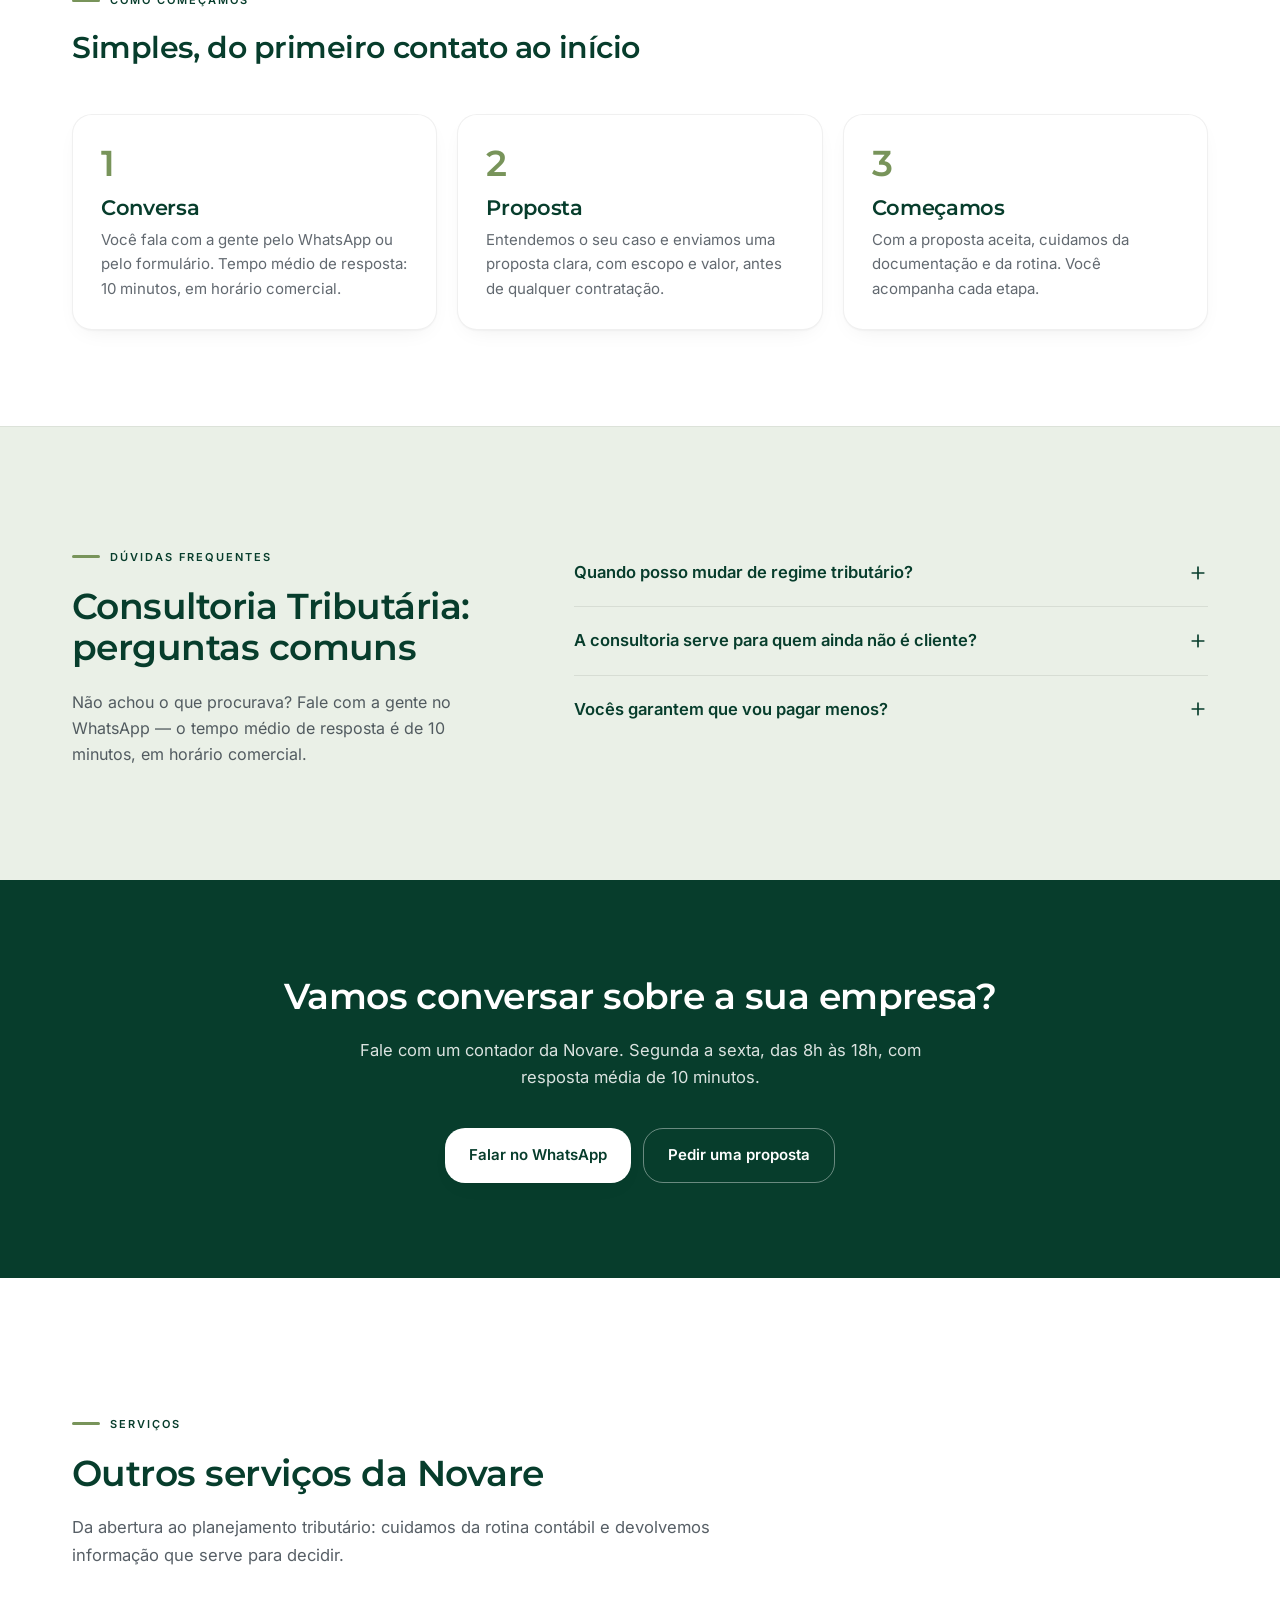
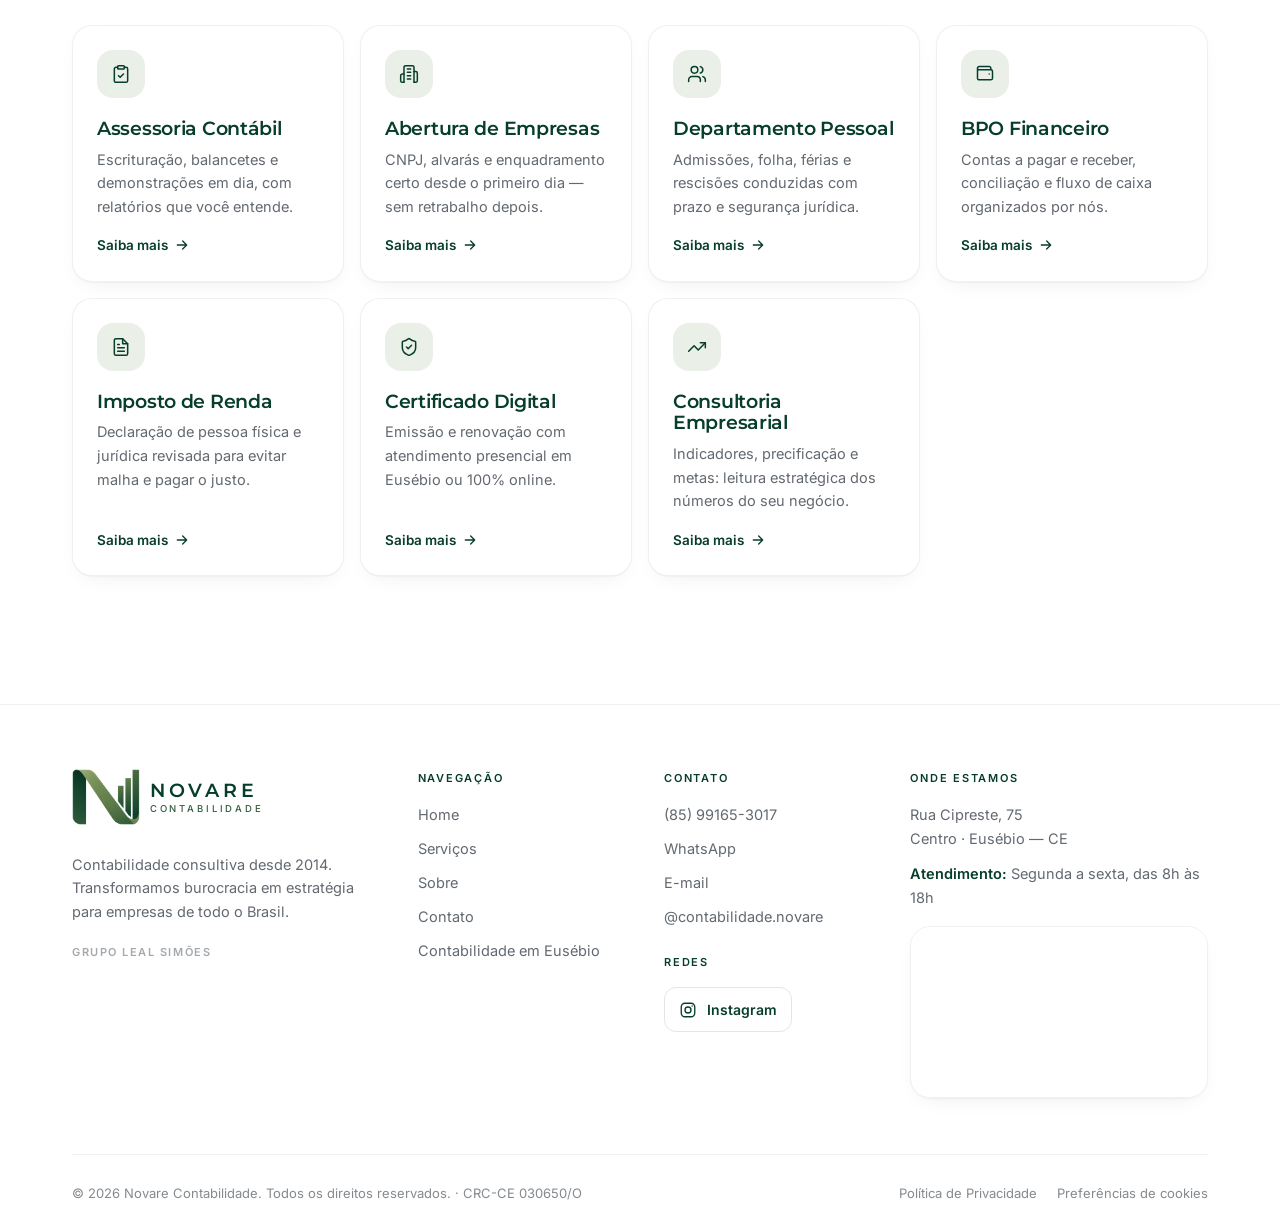
<file: servicos/consultoria-tributaria.html>
<!DOCTYPE html><html lang="pt-BR"> <head><meta charset="utf-8"><meta name="viewport" content="width=device-width, initial-scale=1"><meta name="theme-color" content="#073D2C"><title>Consultoria Tributária | Novare Contabilidade</title><meta name="description" content="Comparamos os cenários possíveis a partir do seu faturamento, das despesas e da folha, e mostramos com números qual regime e qual enquadramento fazem…"><link rel="canonical" href="https://novarecontabilidade.com/servicos/consultoria-tributaria"><meta name="robots" content="index,follow"><meta name="author" content="Novare Contabilidade"><meta property="og:type" content="website"><meta property="og:locale" content="pt_BR"><meta property="og:site_name" content="Novare Contabilidade"><meta property="og:title" content="Consultoria Tributária | Novare Contabilidade"><meta property="og:description" content="Comparamos os cenários possíveis a partir do seu faturamento, das despesas e da folha, e mostramos com números qual regime e qual enquadramento fazem…"><meta property="og:url" content="https://novarecontabilidade.com/servicos/consultoria-tributaria"><meta property="og:image" content="https://novarecontabilidade.com/assets/img/logo.png"><meta name="twitter:card" content="summary_large_image"><meta name="twitter:title" content="Novare Contabilidade"><meta name="twitter:description" content="Comparamos os cenários possíveis a partir do seu faturamento, das despesas e da folha, e mostramos com números qual regime e qual enquadramento fazem…"><meta name="twitter:image" content="https://novarecontabilidade.com/assets/img/logo.png"><link rel="icon" href="/assets/img/favicon.png" type="image/png"><link rel="apple-touch-icon" href="/assets/img/apple-touch-icon.png"><link rel="preload" href="/assets/fonts/inter-latin-400-normal.woff2" as="font" type="font/woff2" crossorigin><link rel="preload" href="/assets/fonts/cormorant-garamond-latin-600-normal.woff2" as="font" type="font/woff2" crossorigin><link rel="stylesheet" href="/assets/css/aos.css"><link rel="stylesheet" href="/_astro/_modulo_.CmQKac4O.css"></head> <body>  <a href="#hero" class="sr-only focus:not-sr-only focus:absolute focus:left-4 focus:top-4 focus:z-[100] focus:rounded-xl2 focus:bg-novare focus:px-5 focus:py-3 focus:text-white">Pular para o conteúdo</a> <!-- =========================================================
     NAVBAR — fixa, encolhe ao rolar
     ========================================================= --><header id="nav" class="fixed inset-x-0 top-0 z-50 transition-all duration-300"> <div class="shell"> <nav class="mt-3 flex items-center justify-between rounded-xl2 border border-black/[.06] bg-white/85 px-4 py-2.5 shadow-soft backdrop-blur-xl transition-all duration-300 sm:px-6" id="navbar" aria-label="Principal"> <a href="/" class="flex items-center gap-2" aria-label="Novare Contabilidade — início"> <span class="inline-flex items-center gap-2.5"> <img src="/assets/img/simbolo.png" alt="Novare Contabilidade" id="navLogo" class="h-11 w-auto transition-all duration-300" width="213" height="176"> <span class="flex-col leading-none hidden sm:flex" aria-hidden="true"> <span class="font-display text-[19px] font-semibold uppercase tracking-[.2em] text-novare-900">Novare</span> <span class="mt-1 text-[9.5px] font-medium uppercase tracking-[.3em] text-novare-700">Contabilidade</span> </span> </span> </a> <ul class="hidden items-center gap-8 lg:flex"> <li><a href="/#hero" class="nav-link text-[14.5px] font-medium text-ink/80 transition hover:text-novare">Home</a></li> <li><a href="/#servicos" class="nav-link text-[14.5px] font-medium text-ink/80 transition hover:text-novare">Serviços</a></li> <li><a href="/#sobre" class="nav-link text-[14.5px] font-medium text-ink/80 transition hover:text-novare">Sobre</a></li> <li><a href="/#contato" class="nav-link text-[14.5px] font-medium text-ink/80 transition hover:text-novare">Contato</a></li> </ul> <div class="flex items-center gap-2"> <a href="https://wa.me/5585991653017?text=Ol%C3%A1!%20Vim%20pelo%20site%20da%20Novare%20e%20quero%20falar%20com%20um%20especialista." target="_blank" rel="noopener" class="btn btn-primary !px-5 !py-2.5 !text-[14px]"> <svg viewBox="0 0 24 24" class="h-[18px] w-[18px]" fill="currentColor" aria-hidden="true"><path d="M12 2a10 10 0 0 0-8.6 15.1L2 22l5.1-1.3A10 10 0 1 0 12 2Zm0 18.2a8.2 8.2 0 0 1-4.2-1.2l-.3-.2-3 .8.8-2.9-.2-.3A8.2 8.2 0 1 1 12 20.2Zm4.5-6.1c-.2-.1-1.5-.7-1.7-.8-.2-.1-.4-.1-.6.1l-.8.9c-.1.2-.3.2-.5.1a6.7 6.7 0 0 1-3.3-2.9c-.1-.2 0-.4.1-.5l.4-.5c.1-.2.2-.3.3-.5v-.5c0-.2-.6-1.5-.8-2-.2-.5-.4-.4-.6-.4h-.5c-.2 0-.5.1-.7.3-.3.3-.9.9-.9 2.1s.9 2.5 1 2.6c.1.2 1.8 2.8 4.4 3.9 1.6.7 2.2.7 3 .6.5-.1 1.5-.6 1.7-1.2.2-.6.2-1.1.2-1.2-.1-.1-.3-.2-.5-.3Z"></path></svg> <span class="hidden sm:inline">Falar no WhatsApp</span><span class="sm:hidden">WhatsApp</span> </a> <button id="menuBtn" class="rounded-xl2 border border-black/10 p-2.5 lg:hidden" aria-label="Abrir menu" aria-expanded="false" aria-controls="mobileMenu"> <svg viewBox="0 0 24 24" class="h-5 w-5" fill="none" stroke="currentColor" stroke-width="2" stroke-linecap="round"><path d="M4 7h16M4 12h16M4 17h16"></path></svg> </button> </div> </nav> <!-- Menu mobile --> <div id="mobileMenu" class="mt-2 hidden overflow-hidden rounded-xl2 border border-black/[.06] bg-white/95 shadow-lift backdrop-blur-xl lg:hidden"> <a href="/#hero" class="block border-b border-black/5 px-6 py-4 font-medium">Home</a> <a href="/#servicos" class="block border-b border-black/5 px-6 py-4 font-medium">Serviços</a> <a href="/#sobre" class="block border-b border-black/5 px-6 py-4 font-medium">Sobre</a> <a href="/#contato" class="block px-6 py-4 font-medium">Contato</a> </div> </div> </header> <main> <!-- TOPO --> <section id="hero" class="relative overflow-hidden pb-16 pt-36 sm:pt-40 lg:pb-20 lg:pt-44"> <div class="aura -left-40 top-[-8rem] h-[26rem] w-[26rem]" style="background:rgba(7,61,44,.12)" aria-hidden="true"></div> <div class="aura right-[-8rem] top-10 h-[30rem] w-[30rem]" style="background:rgba(120,148,90,.14)" aria-hidden="true"></div> <div class="shell relative"> <nav aria-label="Você está em" class="text-[13px] text-ink/60" data-hero="1"> <ol class="flex flex-wrap items-center gap-1.5"> <li><a href="/" class="underline-offset-4 hover:text-novare hover:underline">Início</a></li> <li aria-hidden="true">›</li> <li><a href="/#servicos" class="underline-offset-4 hover:text-novare hover:underline">Serviços</a></li> <li aria-hidden="true">›</li> <li aria-current="page" class="font-semibold text-novare-900">Consultoria Tributária</li> </ol> </nav> <div class="mt-8 max-w-3xl"> <span class="eyebrow" data-hero="1">Consultoria Tributária</span> <h1 class="mt-6 text-[1.95rem] font-semibold sm:text-4xl lg:text-[3rem]" data-hero="2">Pague o imposto certo, nem um real a mais</h1> <p class="mt-6 max-w-2xl text-[17.5px] leading-relaxed text-ink/80" data-hero="3">Comparamos os cenários possíveis a partir do seu faturamento, das despesas e da folha, e mostramos com números qual regime e qual enquadramento fazem sentido para a sua empresa — sempre dentro da lei. Também ajudamos a resolver pendências com o Fisco.</p> <div class="mt-9 flex flex-col gap-3 sm:flex-row" data-hero="4"> <a href="https://wa.me/5585991653017?text=Ol%C3%A1!%20Vim%20pelo%20site%20da%20Novare%20e%20quero%20uma%20an%C3%A1lise%20tribut%C3%A1ria%20da%20minha%20empresa." target="_blank" rel="noopener" class="btn btn-primary">
Falar com um contador
<svg viewBox="0 0 24 24" class="h-[18px] w-[18px]" fill="none" stroke="currentColor" stroke-width="2" stroke-linecap="round" stroke-linejoin="round" aria-hidden="true"><path d="M5 12h14M13 6l6 6-6 6"></path></svg> </a> <a href="https://forms.gle/xrWo5tuarYDa1hu17" target="_blank" rel="noopener" class="btn btn-ghost">Pedir uma proposta</a> </div> <div class="mt-8 flex flex-wrap items-center gap-x-7 gap-y-3 text-[13.5px] text-ink/75" data-hero="5"> <a href="https://search.google.com/local/reviews?placeid=ChIJ4e3_BDpaxwcRgv1FIwcXdKU" target="_blank" rel="noopener" class="inline-flex items-center gap-1.5 font-semibold text-novare-900 underline-offset-4 hover:underline"> <svg viewBox="0 0 24 24" class="h-4 w-4 text-olive" fill="currentColor" aria-hidden="true"><path d="m12 3 2.6 5.4 5.9.8-4.3 4.1 1 5.9-5.2-2.8-5.2 2.8 1-5.9L3.5 9.2l5.9-.8z"></path></svg> 5,0 no Google
</a> <span class="inline-flex items-center gap-2"><svg viewBox="0 0 24 24" class="h-4 w-4 text-olive" fill="none" stroke="currentColor" stroke-width="2.4" stroke-linecap="round" stroke-linejoin="round" aria-hidden="true"><path d="m4 12 5 5L20 6"/></svg> Desde 2014 em Eusébio</span> <span class="inline-flex items-center gap-2"><svg viewBox="0 0 24 24" class="h-4 w-4 text-olive" fill="none" stroke="currentColor" stroke-width="2.4" stroke-linecap="round" stroke-linejoin="round" aria-hidden="true"><path d="m4 12 5 5L20 6"/></svg> Online e presencial</span> </div> </div> </div> </section> <!-- PARA QUEM É + O QUE ESTÁ INCLUSO --> <section class="border-y border-black/[.06] bg-mist py-20 lg:py-24"> <div class="shell grid gap-10 lg:grid-cols-[.9fr_1.1fr] lg:gap-16"> <div data-aos="fade-right"> <span class="eyebrow">Para quem é</span> <h2 class="mt-5 text-2xl font-semibold sm:text-3xl">Indicado para</h2> <ul class="mt-7 space-y-3"> <li class="flex items-start gap-3 text-[15.5px] text-ink/80"> <span class="mt-1 grid h-6 w-6 shrink-0 place-items-center rounded-full bg-olive-50 text-novare"> <svg viewBox="0 0 24 24" class="h-3.5 w-3.5" fill="none" stroke="currentColor" stroke-width="2.6" stroke-linecap="round" stroke-linejoin="round" aria-hidden="true"><path d="m4 12 5 5L20 6"/></svg> </span> Empresas que sentem que pagam imposto demais </li><li class="flex items-start gap-3 text-[15.5px] text-ink/80"> <span class="mt-1 grid h-6 w-6 shrink-0 place-items-center rounded-full bg-olive-50 text-novare"> <svg viewBox="0 0 24 24" class="h-3.5 w-3.5" fill="none" stroke="currentColor" stroke-width="2.6" stroke-linecap="round" stroke-linejoin="round" aria-hidden="true"><path d="m4 12 5 5L20 6"/></svg> </span> Quem vai mudar de regime no início do ano </li><li class="flex items-start gap-3 text-[15.5px] text-ink/80"> <span class="mt-1 grid h-6 w-6 shrink-0 place-items-center rounded-full bg-olive-50 text-novare"> <svg viewBox="0 0 24 24" class="h-3.5 w-3.5" fill="none" stroke="currentColor" stroke-width="2.6" stroke-linecap="round" stroke-linejoin="round" aria-hidden="true"><path d="m4 12 5 5L20 6"/></svg> </span> Profissionais liberais e clínicas (pró-labore e distribuição de lucros) </li><li class="flex items-start gap-3 text-[15.5px] text-ink/80"> <span class="mt-1 grid h-6 w-6 shrink-0 place-items-center rounded-full bg-olive-50 text-novare"> <svg viewBox="0 0 24 24" class="h-3.5 w-3.5" fill="none" stroke="currentColor" stroke-width="2.6" stroke-linecap="round" stroke-linejoin="round" aria-hidden="true"><path d="m4 12 5 5L20 6"/></svg> </span> Empresas com débitos, pendências cadastrais ou autuações </li> </ul> </div> <div class="card p-7 sm:p-9" data-aos="fade-left"> <span class="eyebrow">O que está incluso</span> <ul class="mt-6 space-y-3.5"> <li class="flex items-start gap-3 text-[15px] leading-relaxed text-ink/80"> <svg viewBox="0 0 24 24" class="mt-1 h-4 w-4 shrink-0 text-olive" fill="none" stroke="currentColor" stroke-width="2.6" stroke-linecap="round" stroke-linejoin="round" aria-hidden="true"><path d="m4 12 5 5L20 6"/></svg> Comparação entre Simples Nacional, Lucro Presumido e Lucro Real com base nos seus números </li><li class="flex items-start gap-3 text-[15px] leading-relaxed text-ink/80"> <svg viewBox="0 0 24 24" class="mt-1 h-4 w-4 shrink-0 text-olive" fill="none" stroke="currentColor" stroke-width="2.6" stroke-linecap="round" stroke-linejoin="round" aria-hidden="true"><path d="m4 12 5 5L20 6"/></svg> Revisão do enquadramento das atividades e do pró-labore </li><li class="flex items-start gap-3 text-[15px] leading-relaxed text-ink/80"> <svg viewBox="0 0 24 24" class="mt-1 h-4 w-4 shrink-0 text-olive" fill="none" stroke="currentColor" stroke-width="2.6" stroke-linecap="round" stroke-linejoin="round" aria-hidden="true"><path d="m4 12 5 5L20 6"/></svg> Orientação sobre oportunidades lícitas de economia tributária </li><li class="flex items-start gap-3 text-[15px] leading-relaxed text-ink/80"> <svg viewBox="0 0 24 24" class="mt-1 h-4 w-4 shrink-0 text-olive" fill="none" stroke="currentColor" stroke-width="2.6" stroke-linecap="round" stroke-linejoin="round" aria-hidden="true"><path d="m4 12 5 5L20 6"/></svg> Levantamento de débitos e adesão a parcelamento, conforme as modalidades disponíveis </li><li class="flex items-start gap-3 text-[15px] leading-relaxed text-ink/80"> <svg viewBox="0 0 24 24" class="mt-1 h-4 w-4 shrink-0 text-olive" fill="none" stroke="currentColor" stroke-width="2.6" stroke-linecap="round" stroke-linejoin="round" aria-hidden="true"><path d="m4 12 5 5L20 6"/></svg> Regularização cadastral do CNPJ e emissão de certidões de regularidade fiscal </li><li class="flex items-start gap-3 text-[15px] leading-relaxed text-ink/80"> <svg viewBox="0 0 24 24" class="mt-1 h-4 w-4 shrink-0 text-olive" fill="none" stroke="currentColor" stroke-width="2.6" stroke-linecap="round" stroke-linejoin="round" aria-hidden="true"><path d="m4 12 5 5L20 6"/></svg> Defesas e impugnações administrativas em fiscalizações e autuações </li> </ul> <p class="mt-6 rounded-xl2 bg-olive-50 px-5 py-4 text-[14px] leading-relaxed text-novare-900">Às vezes a conclusão é que você já está no melhor cenário — e isso também é uma informação valiosa.</p> </div> </div> </section> <!-- COMO COMEÇAMOS --> <section class="py-20 lg:py-24"> <div class="shell"> <div class="max-w-2xl" data-aos="fade-up"> <span class="eyebrow">Como começamos</span> <h2 class="mt-5 text-2xl font-semibold sm:text-3xl">Simples, do primeiro contato ao início</h2> </div> <ol class="mt-12 grid gap-5 md:grid-cols-3"> <li class="card p-7" data-aos="fade-up"> <span class="font-display text-4xl font-semibold text-olive [font-variant-numeric:lining-nums]">1</span> <h3 class="mt-3 text-[21px] font-semibold">Conversa</h3> <p class="mt-2 text-[15px] leading-relaxed text-ink/70">Você fala com a gente pelo WhatsApp ou pelo formulário. Tempo médio de resposta: 10 minutos, em horário comercial.</p> </li><li class="card p-7" data-aos="fade-up" data-aos-delay="80"> <span class="font-display text-4xl font-semibold text-olive [font-variant-numeric:lining-nums]">2</span> <h3 class="mt-3 text-[21px] font-semibold">Proposta</h3> <p class="mt-2 text-[15px] leading-relaxed text-ink/70">Entendemos o seu caso e enviamos uma proposta clara, com escopo e valor, antes de qualquer contratação.</p> </li><li class="card p-7" data-aos="fade-up" data-aos-delay="160"> <span class="font-display text-4xl font-semibold text-olive [font-variant-numeric:lining-nums]">3</span> <h3 class="mt-3 text-[21px] font-semibold">Começamos</h3> <p class="mt-2 text-[15px] leading-relaxed text-ink/70">Com a proposta aceita, cuidamos da documentação e da rotina. Você acompanha cada etapa.</p> </li> </ol> </div> </section> <!-- =========================================================
     FAQ
     ========================================================= --><section class="border-t border-black/[.06] bg-mist py-24 lg:py-28"> <div class="shell"> <div class="grid gap-12 lg:grid-cols-[.8fr_1.2fr] lg:gap-20"> <div data-aos="fade-right"> <span class="eyebrow">Dúvidas frequentes</span> <h2 class="mt-5 text-3xl font-semibold sm:text-4xl">Consultoria Tributária:<br class="hidden sm:block"> perguntas comuns</h2> <p class="mt-5 text-[16px] text-ink/75">Não achou o que procurava? Fale com a gente no WhatsApp — o tempo médio de resposta é de 10 minutos, em horário comercial.</p> </div> <div class="divide-y divide-black/[.08]" data-aos="fade-left"> <div class="faq-item"> <button class="faq-btn" aria-expanded="false"> <span class="text-[16.5px] font-semibold text-novare-900">Quando posso mudar de regime tributário?</span> <svg class="faq-chevron h-5 w-5 shrink-0 text-novare transition-transform duration-300" viewBox="0 0 24 24" fill="none" stroke="currentColor" stroke-width="2" stroke-linecap="round" aria-hidden="true"><path d="M12 5v14M5 12h14"></path></svg> </button> <div class="faq-panel"><div><p class="pb-5 pr-10 text-[15px] leading-relaxed text-ink/75">Em geral, a opção pelo regime é feita no início do ano. Por isso vale fazer a análise nos últimos meses do ano anterior, para dar tempo de decidir com calma.</p></div></div> </div><div class="faq-item"> <button class="faq-btn" aria-expanded="false"> <span class="text-[16.5px] font-semibold text-novare-900">A consultoria serve para quem ainda não é cliente?</span> <svg class="faq-chevron h-5 w-5 shrink-0 text-novare transition-transform duration-300" viewBox="0 0 24 24" fill="none" stroke="currentColor" stroke-width="2" stroke-linecap="round" aria-hidden="true"><path d="M12 5v14M5 12h14"></path></svg> </button> <div class="faq-panel"><div><p class="pb-5 pr-10 text-[15px] leading-relaxed text-ink/75">Sim. Podemos fazer a análise de forma avulsa, com escopo e valor combinados antes.</p></div></div> </div><div class="faq-item"> <button class="faq-btn" aria-expanded="false"> <span class="text-[16.5px] font-semibold text-novare-900">Vocês garantem que vou pagar menos?</span> <svg class="faq-chevron h-5 w-5 shrink-0 text-novare transition-transform duration-300" viewBox="0 0 24 24" fill="none" stroke="currentColor" stroke-width="2" stroke-linecap="round" aria-hidden="true"><path d="M12 5v14M5 12h14"></path></svg> </button> <div class="faq-panel"><div><p class="pb-5 pr-10 text-[15px] leading-relaxed text-ink/75">Não prometemos resultado antes de analisar o caso. Mostramos os números de cada cenário e você decide com segurança.</p></div></div> </div> </div> </div> </div> <script type="application/ld+json">{"@context":"https://schema.org","@type":"FAQPage","mainEntity":[{"@type":"Question","name":"Quando posso mudar de regime tributário?","acceptedAnswer":{"@type":"Answer","text":"Em geral, a opção pelo regime é feita no início do ano. Por isso vale fazer a análise nos últimos meses do ano anterior, para dar tempo de decidir com calma."}},{"@type":"Question","name":"A consultoria serve para quem ainda não é cliente?","acceptedAnswer":{"@type":"Answer","text":"Sim. Podemos fazer a análise de forma avulsa, com escopo e valor combinados antes."}},{"@type":"Question","name":"Vocês garantem que vou pagar menos?","acceptedAnswer":{"@type":"Answer","text":"Não prometemos resultado antes de analisar o caso. Mostramos os números de cada cenário e você decide com segurança."}}]}</script> </section> <!-- CHAMADA FINAL --> <section class="relative overflow-hidden py-20 text-white lg:py-24" style="background:#073D2C"> <div class="shell relative text-center"> <h2 class="mx-auto max-w-3xl text-3xl font-semibold !text-white sm:text-4xl">Vamos conversar sobre a sua empresa?</h2> <p class="mx-auto mt-5 max-w-xl text-[16.5px] text-white/85">
Fale com um contador da Novare. Segunda a sexta, das 8h às 18h, com resposta média de 10 minutos.
</p> <div class="mt-9 flex flex-col justify-center gap-3 sm:flex-row"> <a href="https://wa.me/5585991653017?text=Ol%C3%A1!%20Vim%20pelo%20site%20da%20Novare%20e%20quero%20uma%20an%C3%A1lise%20tribut%C3%A1ria%20da%20minha%20empresa." target="_blank" rel="noopener" class="btn bg-white text-novare-900 shadow-soft hover:-translate-y-0.5">Falar no WhatsApp</a> <a href="https://forms.gle/xrWo5tuarYDa1hu17" target="_blank" rel="noopener" class="btn border border-white/40 text-white hover:-translate-y-0.5 hover:bg-white/10">Pedir uma proposta</a> </div> </div> </section> <!-- =========================================================
     SERVIÇOS
     ========================================================= --><section id="servicos" class="scroll-mt-28 py-24 lg:py-32"> <div class="shell"> <div class="max-w-2xl" data-aos="fade-up"> <span class="eyebrow">Serviços</span> <h2 class="mt-5 text-3xl font-semibold sm:text-4xl">Outros serviços da Novare</h2> <p class="mt-5 text-[16.5px] text-ink/75">Da abertura ao planejamento tributário: cuidamos da rotina contábil e devolvemos informação que serve para decidir.</p> </div> <div class="mt-14 grid gap-4 sm:grid-cols-2 lg:grid-cols-4"> <a href="/servicos/assessoria-contabil" class="card card-hover group flex flex-col p-6" data-aos="fade-up"> <span class="grid h-12 w-12 place-items-center rounded-2xl bg-olive-50 text-novare transition-colors duration-300 group-hover:bg-novare group-hover:text-white"> <svg viewBox="0 0 24 24" class="h-5 w-5" fill="none" stroke="currentColor" stroke-width="1.8" stroke-linecap="round" stroke-linejoin="round" aria-hidden="true"><rect x="8" y="2" width="8" height="4" rx="1"/><path d="M16 4h2a2 2 0 0 1 2 2v14a2 2 0 0 1-2 2H6a2 2 0 0 1-2-2V6a2 2 0 0 1 2-2h2"/><path d="m9 14 2 2 4-4"/></svg> </span> <h3 class="mt-5 text-[19px] font-semibold">Assessoria Contábil</h3> <p class="mt-2 flex-1 text-[14.5px] leading-relaxed text-ink/70">Escrituração, balancetes e demonstrações em dia, com relatórios que você entende.</p> <span class="mt-4 inline-flex items-center gap-1.5 text-[13.5px] font-semibold text-novare">
Saiba mais
<svg viewBox="0 0 24 24" class="h-4 w-4 transition-transform duration-300 group-hover:translate-x-0.5" fill="none" stroke="currentColor" stroke-width="2" stroke-linecap="round" stroke-linejoin="round" aria-hidden="true"><path d="M5 12h14M13 6l6 6-6 6"></path></svg> </span> </a><a href="/servicos/abertura-de-empresas" class="card card-hover group flex flex-col p-6" data-aos="fade-up" data-aos-delay="60"> <span class="grid h-12 w-12 place-items-center rounded-2xl bg-olive-50 text-novare transition-colors duration-300 group-hover:bg-novare group-hover:text-white"> <svg viewBox="0 0 24 24" class="h-5 w-5" fill="none" stroke="currentColor" stroke-width="1.8" stroke-linecap="round" stroke-linejoin="round" aria-hidden="true"><path d="M6 22V4a2 2 0 0 1 2-2h8a2 2 0 0 1 2 2v18"/><path d="M6 12H4a2 2 0 0 0-2 2v6a2 2 0 0 0 2 2h2"/><path d="M18 9h2a2 2 0 0 1 2 2v9a2 2 0 0 1-2 2h-2"/><path d="M10 6h4M10 10h4M10 14h4M10 18h4"/></svg> </span> <h3 class="mt-5 text-[19px] font-semibold">Abertura de Empresas</h3> <p class="mt-2 flex-1 text-[14.5px] leading-relaxed text-ink/70">CNPJ, alvarás e enquadramento certo desde o primeiro dia — sem retrabalho depois.</p> <span class="mt-4 inline-flex items-center gap-1.5 text-[13.5px] font-semibold text-novare">
Saiba mais
<svg viewBox="0 0 24 24" class="h-4 w-4 transition-transform duration-300 group-hover:translate-x-0.5" fill="none" stroke="currentColor" stroke-width="2" stroke-linecap="round" stroke-linejoin="round" aria-hidden="true"><path d="M5 12h14M13 6l6 6-6 6"></path></svg> </span> </a><a href="/servicos/departamento-pessoal" class="card card-hover group flex flex-col p-6" data-aos="fade-up" data-aos-delay="120"> <span class="grid h-12 w-12 place-items-center rounded-2xl bg-olive-50 text-novare transition-colors duration-300 group-hover:bg-novare group-hover:text-white"> <svg viewBox="0 0 24 24" class="h-5 w-5" fill="none" stroke="currentColor" stroke-width="1.8" stroke-linecap="round" stroke-linejoin="round" aria-hidden="true"><path d="M16 21v-2a4 4 0 0 0-4-4H6a4 4 0 0 0-4 4v2"/><circle cx="9" cy="7" r="4"/><path d="M22 21v-2a4 4 0 0 0-3-3.87"/><path d="M16 3.13a4 4 0 0 1 0 7.75"/></svg> </span> <h3 class="mt-5 text-[19px] font-semibold">Departamento Pessoal</h3> <p class="mt-2 flex-1 text-[14.5px] leading-relaxed text-ink/70">Admissões, folha, férias e rescisões conduzidas com prazo e segurança jurídica.</p> <span class="mt-4 inline-flex items-center gap-1.5 text-[13.5px] font-semibold text-novare">
Saiba mais
<svg viewBox="0 0 24 24" class="h-4 w-4 transition-transform duration-300 group-hover:translate-x-0.5" fill="none" stroke="currentColor" stroke-width="2" stroke-linecap="round" stroke-linejoin="round" aria-hidden="true"><path d="M5 12h14M13 6l6 6-6 6"></path></svg> </span> </a><a href="/servicos/bpo-financeiro" class="card card-hover group flex flex-col p-6" data-aos="fade-up" data-aos-delay="180"> <span class="grid h-12 w-12 place-items-center rounded-2xl bg-olive-50 text-novare transition-colors duration-300 group-hover:bg-novare group-hover:text-white"> <svg viewBox="0 0 24 24" class="h-5 w-5" fill="none" stroke="currentColor" stroke-width="1.8" stroke-linecap="round" stroke-linejoin="round" aria-hidden="true"><path d="M19 7V5a2 2 0 0 0-2-2H5a2 2 0 0 0 0 4h14a2 2 0 0 1 2 2v8a2 2 0 0 1-2 2H5a2 2 0 0 1-2-2V5"/><path d="M17 12h.01"/></svg> </span> <h3 class="mt-5 text-[19px] font-semibold">BPO Financeiro</h3> <p class="mt-2 flex-1 text-[14.5px] leading-relaxed text-ink/70">Contas a pagar e receber, conciliação e fluxo de caixa organizados por nós.</p> <span class="mt-4 inline-flex items-center gap-1.5 text-[13.5px] font-semibold text-novare">
Saiba mais
<svg viewBox="0 0 24 24" class="h-4 w-4 transition-transform duration-300 group-hover:translate-x-0.5" fill="none" stroke="currentColor" stroke-width="2" stroke-linecap="round" stroke-linejoin="round" aria-hidden="true"><path d="M5 12h14M13 6l6 6-6 6"></path></svg> </span> </a><a href="/servicos/imposto-de-renda" class="card card-hover group flex flex-col p-6" data-aos="fade-up"> <span class="grid h-12 w-12 place-items-center rounded-2xl bg-olive-50 text-novare transition-colors duration-300 group-hover:bg-novare group-hover:text-white"> <svg viewBox="0 0 24 24" class="h-5 w-5" fill="none" stroke="currentColor" stroke-width="1.8" stroke-linecap="round" stroke-linejoin="round" aria-hidden="true"><path d="M14 2H6a2 2 0 0 0-2 2v16a2 2 0 0 0 2 2h12a2 2 0 0 0 2-2V8z"/><path d="M14 2v6h6"/><path d="M16 13H8M16 17H8M10 9H8"/></svg> </span> <h3 class="mt-5 text-[19px] font-semibold">Imposto de Renda</h3> <p class="mt-2 flex-1 text-[14.5px] leading-relaxed text-ink/70">Declaração de pessoa física e jurídica revisada para evitar malha e pagar o justo.</p> <span class="mt-4 inline-flex items-center gap-1.5 text-[13.5px] font-semibold text-novare">
Saiba mais
<svg viewBox="0 0 24 24" class="h-4 w-4 transition-transform duration-300 group-hover:translate-x-0.5" fill="none" stroke="currentColor" stroke-width="2" stroke-linecap="round" stroke-linejoin="round" aria-hidden="true"><path d="M5 12h14M13 6l6 6-6 6"></path></svg> </span> </a><a href="/servicos/certificado-digital" class="card card-hover group flex flex-col p-6" data-aos="fade-up" data-aos-delay="60"> <span class="grid h-12 w-12 place-items-center rounded-2xl bg-olive-50 text-novare transition-colors duration-300 group-hover:bg-novare group-hover:text-white"> <svg viewBox="0 0 24 24" class="h-5 w-5" fill="none" stroke="currentColor" stroke-width="1.8" stroke-linecap="round" stroke-linejoin="round" aria-hidden="true"><path d="M20 13c0 5-3.5 7.5-7.7 9a1 1 0 0 1-.6 0C7.5 20.5 4 18 4 13V6a1 1 0 0 1 1-1c2 0 4.5-1.2 6.2-2.7a1.2 1.2 0 0 1 1.6 0C14.5 3.8 17 5 19 5a1 1 0 0 1 1 1z"/><path d="m9 12 2 2 4-4"/></svg> </span> <h3 class="mt-5 text-[19px] font-semibold">Certificado Digital</h3> <p class="mt-2 flex-1 text-[14.5px] leading-relaxed text-ink/70">Emissão e renovação com atendimento presencial em Eusébio ou 100% online.</p> <span class="mt-4 inline-flex items-center gap-1.5 text-[13.5px] font-semibold text-novare">
Saiba mais
<svg viewBox="0 0 24 24" class="h-4 w-4 transition-transform duration-300 group-hover:translate-x-0.5" fill="none" stroke="currentColor" stroke-width="2" stroke-linecap="round" stroke-linejoin="round" aria-hidden="true"><path d="M5 12h14M13 6l6 6-6 6"></path></svg> </span> </a><a href="/servicos/consultoria-empresarial" class="card card-hover group flex flex-col p-6" data-aos="fade-up" data-aos-delay="120"> <span class="grid h-12 w-12 place-items-center rounded-2xl bg-olive-50 text-novare transition-colors duration-300 group-hover:bg-novare group-hover:text-white"> <svg viewBox="0 0 24 24" class="h-5 w-5" fill="none" stroke="currentColor" stroke-width="1.8" stroke-linecap="round" stroke-linejoin="round" aria-hidden="true"><path d="m22 7-8.5 8.5-5-5L2 17"/><path d="M16 7h6v6"/></svg> </span> <h3 class="mt-5 text-[19px] font-semibold">Consultoria Empresarial</h3> <p class="mt-2 flex-1 text-[14.5px] leading-relaxed text-ink/70">Indicadores, precificação e metas: leitura estratégica dos números do seu negócio.</p> <span class="mt-4 inline-flex items-center gap-1.5 text-[13.5px] font-semibold text-novare">
Saiba mais
<svg viewBox="0 0 24 24" class="h-4 w-4 transition-transform duration-300 group-hover:translate-x-0.5" fill="none" stroke="currentColor" stroke-width="2" stroke-linecap="round" stroke-linejoin="round" aria-hidden="true"><path d="M5 12h14M13 6l6 6-6 6"></path></svg> </span> </a> </div> </div> </section> </main> <!-- =========================================================
     RODAPÉ
     ========================================================= --><footer class="border-t border-black/[.06] bg-white pt-16"> <div class="shell"> <div class="grid gap-12 pb-14 lg:grid-cols-[1.2fr_.8fr_.8fr_1.2fr]"> <div> <span class="inline-flex items-center gap-2.5"> <img src="/assets/img/simbolo.png" alt class="h-14 w-auto transition-all duration-300" width="213" height="176"> <span class="flex-col leading-none flex"> <span class="font-display text-[19px] font-semibold uppercase tracking-[.2em] text-novare-900">Novare</span> <span class="mt-1 text-[9.5px] font-medium uppercase tracking-[.3em] text-novare-700">Contabilidade</span> </span> </span> <p class="mt-5 max-w-xs text-[14.5px] leading-relaxed text-ink/70">
Contabilidade consultiva desde 2014. Transformamos burocracia em estratégia para
          empresas de todo o Brasil.
</p> <p class="mt-5 text-[11px] font-semibold uppercase tracking-[.14em] text-ink/40">Grupo Leal Simões</p> </div> <nav aria-label="Rodapé — navegação"> <p class="text-[11px] font-semibold uppercase tracking-[.16em] text-novare">Navegação</p> <ul class="mt-4 space-y-2.5 text-[14.5px] text-ink/70"> <li><a class="transition hover:text-novare" href="/#hero">Home</a></li> <li><a class="transition hover:text-novare" href="/#servicos">Serviços</a></li> <li><a class="transition hover:text-novare" href="/#sobre">Sobre</a></li> <li><a class="transition hover:text-novare" href="/#contato">Contato</a></li> <li><a class="transition hover:text-novare" href="/contabilidade-em-eusebio">Contabilidade em Eusébio</a></li> </ul> </nav> <div> <p class="text-[11px] font-semibold uppercase tracking-[.16em] text-novare">Contato</p> <ul class="mt-4 space-y-2.5 text-[14.5px] text-ink/70"> <li><a class="transition hover:text-novare" href="tel:+5585991653017">(85) 99165-3017</a></li> <li><a class="transition hover:text-novare" href="https://wa.me/5585991653017" target="_blank" rel="noopener">WhatsApp</a></li> <li><a class="transition hover:text-novare" href="mailto:contato@novarecontabilidade.com">E-mail</a></li> <li><a class="transition hover:text-novare" href="https://www.instagram.com/contabilidade.novare" target="_blank" rel="noopener">@contabilidade.novare</a></li> </ul> <p class="mt-6 text-[11px] font-semibold uppercase tracking-[.16em] text-novare">Redes</p> <ul class="mt-4 flex flex-wrap gap-2.5"> <li> <a href="https://www.instagram.com/contabilidade.novare" target="_blank" rel="noopener" aria-label="Instagram @contabilidade.novare" class="inline-flex items-center gap-2.5 rounded-xl border border-black/10 px-3.5 py-2.5 text-[14px] font-semibold text-novare transition hover:-translate-y-0.5 hover:border-novare/30 hover:bg-olive-50"> <svg viewBox="0 0 24 24" class="h-[18px] w-[18px]" fill="none" stroke="currentColor" stroke-width="1.8" aria-hidden="true"><rect x="3" y="3" width="18" height="18" rx="5"></rect><circle cx="12" cy="12" r="4"></circle><circle cx="17.5" cy="6.5" r="1" fill="currentColor" stroke="none"></circle></svg>
Instagram
</a> </li> </ul> </div> <div> <p class="text-[11px] font-semibold uppercase tracking-[.16em] text-novare">Onde estamos</p> <p class="mt-4 text-[14.5px] leading-relaxed text-ink/70">Rua Cipreste, 75<br>Centro · Eusébio — CE</p> <p class="mt-3 text-[14.5px] leading-relaxed text-ink/70"><span class="font-semibold text-novare-900">Atendimento:</span> Segunda a sexta, das 8h às 18h</p> <div class="mt-4 overflow-hidden rounded-xl2 border border-black/[.06] shadow-soft"> <iframe title="Mapa da localização da Novare Contabilidade" src="https://maps.google.com/maps?q=Rua%20Cipreste%2C%2075%2C%20Centro%2C%20Eus%C3%A9bio%20CE&output=embed" width="100%" height="170" style="border:0" loading="lazy" referrerpolicy="no-referrer-when-downgrade"></iframe> </div> </div> </div> <div class="flex flex-col items-center justify-between gap-4 border-t border-black/[.06] py-7 sm:flex-row"> <p class="text-[13px] text-ink/55">© <span id="year">2026</span> Novare Contabilidade. Todos os direitos reservados. · <span class="whitespace-nowrap">CRC-CE 030650/O</span></p> <span class="flex flex-wrap items-center gap-x-5 gap-y-2"><a href="/politica-de-privacidade" class="text-[13px] text-ink/55 underline-offset-4 transition hover:text-novare hover:underline">Política de Privacidade</a><a href="#" data-abrir-cookies class="text-[13px] text-ink/55 underline-offset-4 transition hover:text-novare hover:underline">Preferências de cookies</a></span> </div> </div> </footer> <!-- Botão flutuante do WhatsApp --><a href="https://wa.me/5585991653017?text=Ol%C3%A1!%20Vim%20pelo%20site%20da%20Novare." target="_blank" rel="noopener" class="fixed bottom-5 right-5 z-40 grid h-14 w-14 place-items-center rounded-full text-white shadow-lift transition-transform duration-300 hover:scale-110" style="background:#073D2C" aria-label="Falar no WhatsApp"> <svg viewBox="0 0 24 24" class="h-7 w-7" fill="currentColor" aria-hidden="true"><path d="M12 2a10 10 0 0 0-8.6 15.1L2 22l5.1-1.3A10 10 0 1 0 12 2Zm0 18.2a8.2 8.2 0 0 1-4.2-1.2l-.3-.2-3 .8.8-2.9-.2-.3A8.2 8.2 0 1 1 12 20.2Zm4.5-6.1c-.2-.1-1.5-.7-1.7-.8-.2-.1-.4-.1-.6.1l-.8.9c-.1.2-.3.2-.5.1a6.7 6.7 0 0 1-3.3-2.9c-.1-.2 0-.4.1-.5l.4-.5c.1-.2.2-.3.3-.5v-.5c0-.2-.6-1.5-.8-2-.2-.5-.4-.4-.6-.4h-.5c-.2 0-.5.1-.7.3-.3.3-.9.9-.9 2.1s.9 2.5 1 2.6c.1.2 1.8 2.8 4.4 3.9 1.6.7 2.2.7 3 .6.5-.1 1.5-.6 1.7-1.2.2-.6.2-1.1.2-1.2-.1-.1-.3-.2-.5-.3Z"></path></svg> </a> <script type="application/ld+json">{"@context":"https://schema.org","@graph":[{"@type":"Service","name":"Consultoria Tributária","description":"Comparamos os cenários possíveis a partir do seu faturamento, das despesas e da folha, e mostramos com números qual regime e qual enquadramento fazem sentido para a sua empresa — sempre dentro da lei. Também ajudamos a resolver pendências com o Fisco.","url":"https://novarecontabilidade.com/servicos/consultoria-tributaria","areaServed":{"@type":"Country","name":"Brasil"},"provider":{"@type":"AccountingService","name":"Novare Contabilidade","url":"https://novarecontabilidade.com/","telephone":"+5585991653017"}},{"@type":"BreadcrumbList","itemListElement":[{"@type":"ListItem","position":1,"name":"Início","item":"https://novarecontabilidade.com/"},{"@type":"ListItem","position":2,"name":"Serviços","item":"https://novarecontabilidade.com/#servicos"},{"@type":"ListItem","position":3,"name":"Consultoria Tributária","item":"https://novarecontabilidade.com/servicos/consultoria-tributaria"}]}]}</script>  <div id="avisoCookies" class="fixed inset-x-3 bottom-3 z-[60] mx-auto hidden max-w-3xl rounded-xl2 border border-black/10 bg-white p-5 shadow-lift sm:inset-x-6 sm:bottom-6" role="dialog" aria-labelledby="avisoCookiesTitulo" aria-live="polite"><p id="avisoCookiesTitulo" class="text-[15px] font-semibold text-novare-900">Cookies e privacidade</p><p class="mt-1.5 text-[14px] leading-relaxed text-ink/75">
Usamos cookies de análise (Google Analytics) para entender como o site é usado e melhorar o atendimento. Eles só são
        ativados se você aceitar. Saiba mais na nossa <a href="/politica-de-privacidade" class="font-semibold text-novare underline underline-offset-4">Política de Privacidade</a>.
</p><div class="mt-4 flex flex-col gap-2 sm:flex-row sm:justify-end"><button type="button" data-cookies="recusar" class="btn btn-ghost !px-5 !py-2.5 !text-[14px]">Recusar</button><button type="button" data-cookies="aceitar" class="btn btn-primary !px-5 !py-2.5 !text-[14px]">Aceitar</button></div></div><script>(function(){const id = "G-SE3JPV86N8";

      window.dataLayer = window.dataLayer || [];
      window.gtag = function () { window.dataLayer.push(arguments); };
      window.gtag("consent", "default", {
        analytics_storage: "denied",
        ad_storage: "denied",
        ad_user_data: "denied",
        ad_personalization: "denied",
        wait_for_update: 500,
      });
      try { if (localStorage.getItem("novare-cookies-v1") === "aceito") window.gtag("consent", "update", { analytics_storage: "granted" }); } catch (e) {}
      window.gtag("js", new Date());
      window.gtag("config", id);
    })();</script><script async src="https://www.googletagmanager.com/gtag/js?id=G-SE3JPV86N8"></script><script>
      (function () {
        var CHAVE = "novare-cookies-v1";
        var aviso = document.getElementById("avisoCookies");
        function ler() { try { return localStorage.getItem(CHAVE); } catch (e) { return null; } }
        function gravar(v) { try { localStorage.setItem(CHAVE, v); } catch (e) {} }
        function aceitou() { return ler() === "aceito"; }

        // Eventos de conversão: só para quem aceitou os cookies
        document.addEventListener("click", function (e) {
          if (!aceitou()) return;
          var a = e.target.closest && e.target.closest("a[href]");
          if (!a) return;
          var h = a.getAttribute("href") || "";
          var ev = h.indexOf("wa.me") > -1 ? "clique_whatsapp"
            : h.indexOf("tel:") === 0 ? "clique_telefone"
            : h.indexOf("mailto:") === 0 ? "clique_email"
            : h.indexOf("forms.gle") > -1 ? "clique_formulario" : null;
          if (ev) window.gtag("event", ev, { local: location.pathname });
        });

        function decidir(v) {
          gravar(v);
          aviso.classList.add("hidden");
          window.gtag("consent", "update", { analytics_storage: v === "aceito" ? "granted" : "denied" });
        }
        aviso.addEventListener("click", function (e) {
          var b = e.target.closest("[data-cookies]");
          if (b) decidir(b.getAttribute("data-cookies") === "aceitar" ? "aceito" : "recusado");
        });
        // Link "Preferências de cookies" do rodapé reabre o aviso
        document.addEventListener("click", function (e) {
          if (e.target.closest && e.target.closest("[data-abrir-cookies]")) { e.preventDefault(); aviso.classList.remove("hidden"); }
        });

        var escolha = ler();
        if (escolha !== "aceito" && escolha !== "recusado") aviso.classList.remove("hidden");
      })();
    </script>  <script src="/assets/js/gsap.min.js" defer></script> <script src="/assets/js/ScrollTrigger.min.js" defer></script> <script src="/assets/js/aos.js" defer></script> <script src="/assets/js/main.js" defer></script>  </body> </html>
</file>
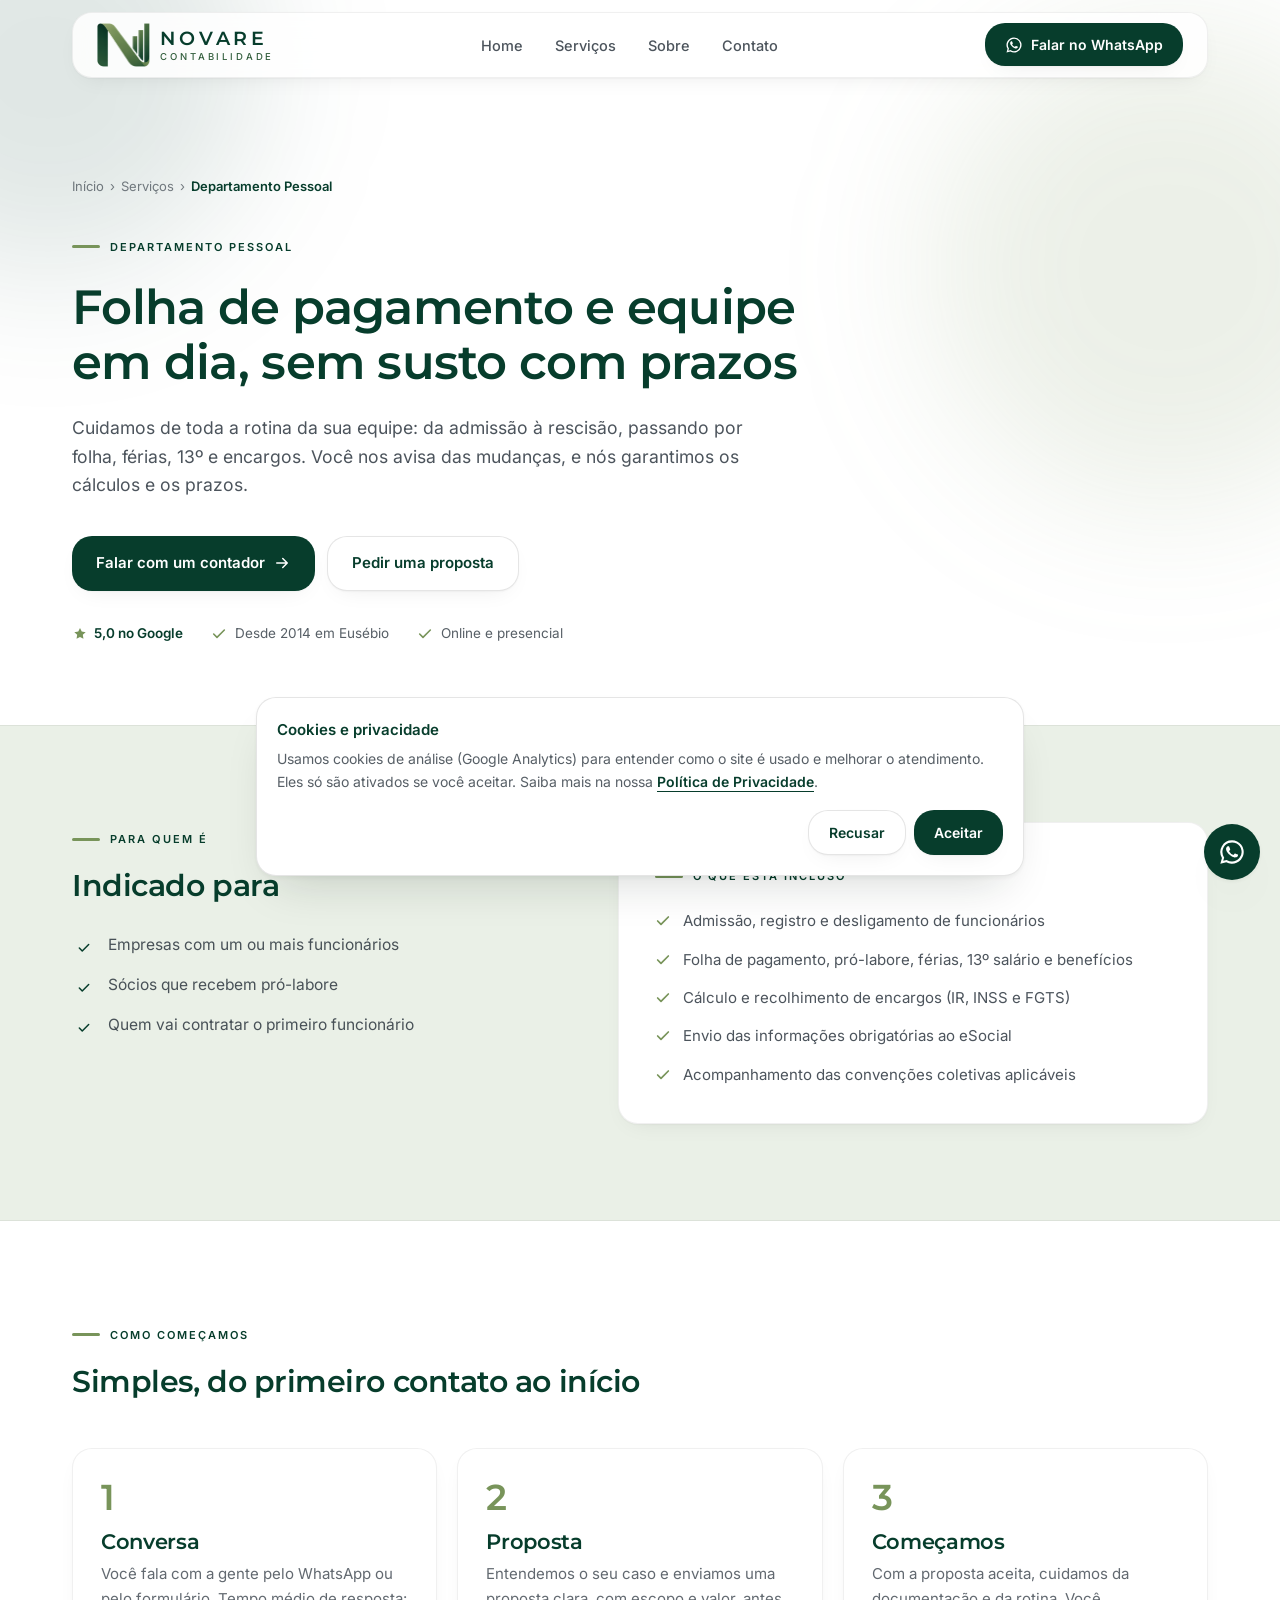
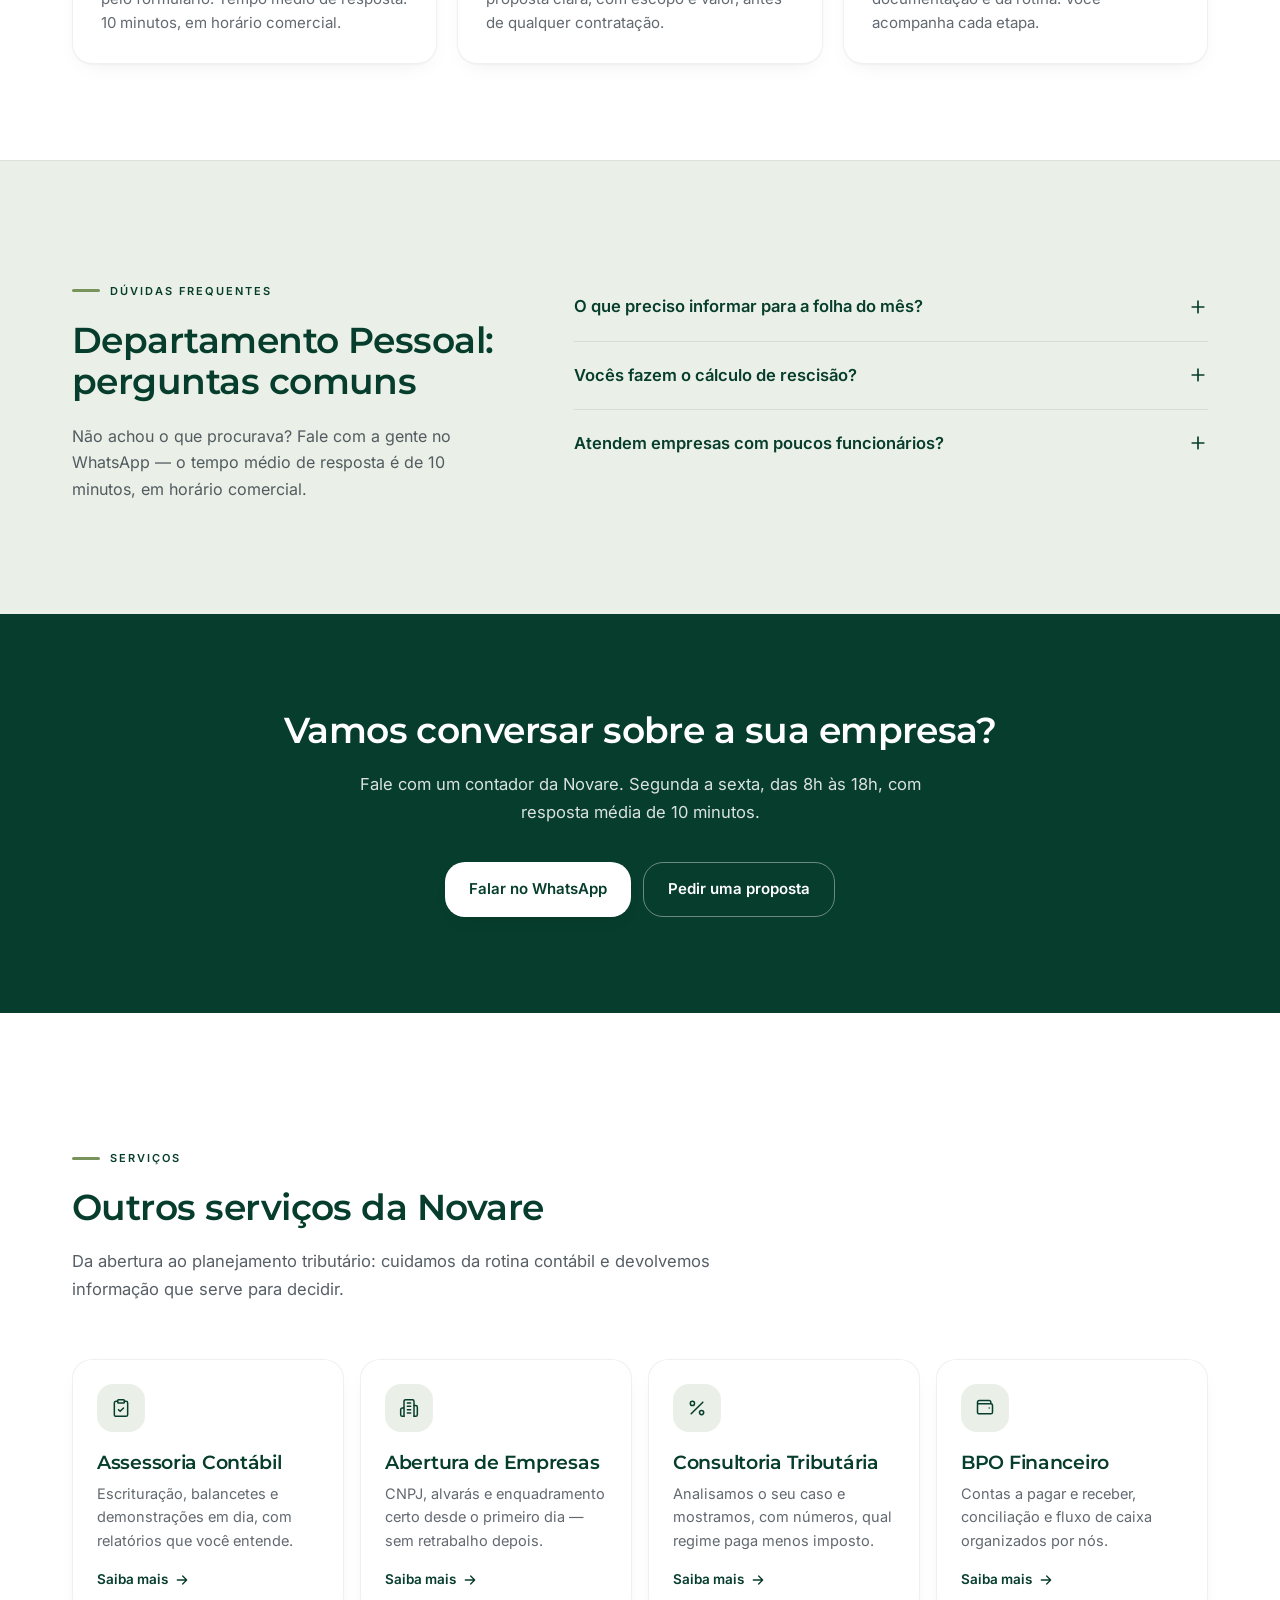
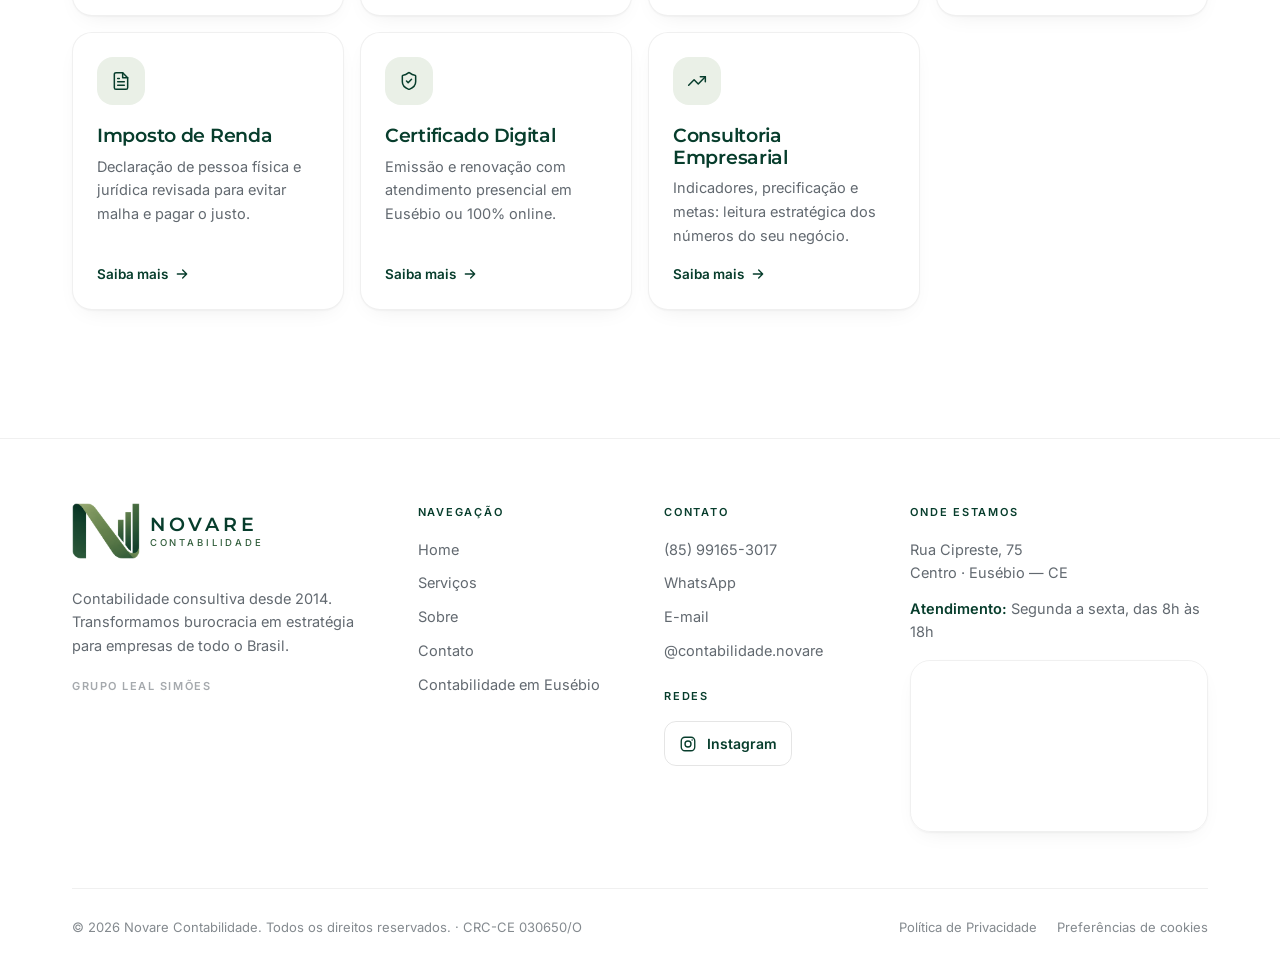
<file: servicos/departamento-pessoal.html>
<!DOCTYPE html><html lang="pt-BR"> <head><meta charset="utf-8"><meta name="viewport" content="width=device-width, initial-scale=1"><meta name="theme-color" content="#073D2C"><title>Departamento Pessoal | Novare Contabilidade</title><meta name="description" content="Cuidamos de toda a rotina da sua equipe: da admissão à rescisão, passando por folha, férias, 13º e encargos. Você nos avisa das mudanças, e nós garantimos…"><link rel="canonical" href="https://novarecontabilidade.com/servicos/departamento-pessoal"><meta name="robots" content="index,follow"><meta name="author" content="Novare Contabilidade"><meta property="og:type" content="website"><meta property="og:locale" content="pt_BR"><meta property="og:site_name" content="Novare Contabilidade"><meta property="og:title" content="Departamento Pessoal | Novare Contabilidade"><meta property="og:description" content="Cuidamos de toda a rotina da sua equipe: da admissão à rescisão, passando por folha, férias, 13º e encargos. Você nos avisa das mudanças, e nós garantimos…"><meta property="og:url" content="https://novarecontabilidade.com/servicos/departamento-pessoal"><meta property="og:image" content="https://novarecontabilidade.com/assets/img/logo.png"><meta name="twitter:card" content="summary_large_image"><meta name="twitter:title" content="Novare Contabilidade"><meta name="twitter:description" content="Cuidamos de toda a rotina da sua equipe: da admissão à rescisão, passando por folha, férias, 13º e encargos. Você nos avisa das mudanças, e nós garantimos…"><meta name="twitter:image" content="https://novarecontabilidade.com/assets/img/logo.png"><link rel="icon" href="/assets/img/favicon.png" type="image/png"><link rel="apple-touch-icon" href="/assets/img/apple-touch-icon.png"><link rel="preload" href="/assets/fonts/inter-latin-400-normal.woff2" as="font" type="font/woff2" crossorigin><link rel="preload" href="/assets/fonts/cormorant-garamond-latin-600-normal.woff2" as="font" type="font/woff2" crossorigin><link rel="stylesheet" href="/assets/css/aos.css"><link rel="stylesheet" href="/_astro/_modulo_.CmQKac4O.css"></head> <body>  <a href="#hero" class="sr-only focus:not-sr-only focus:absolute focus:left-4 focus:top-4 focus:z-[100] focus:rounded-xl2 focus:bg-novare focus:px-5 focus:py-3 focus:text-white">Pular para o conteúdo</a> <!-- =========================================================
     NAVBAR — fixa, encolhe ao rolar
     ========================================================= --><header id="nav" class="fixed inset-x-0 top-0 z-50 transition-all duration-300"> <div class="shell"> <nav class="mt-3 flex items-center justify-between rounded-xl2 border border-black/[.06] bg-white/85 px-4 py-2.5 shadow-soft backdrop-blur-xl transition-all duration-300 sm:px-6" id="navbar" aria-label="Principal"> <a href="/" class="flex items-center gap-2" aria-label="Novare Contabilidade — início"> <span class="inline-flex items-center gap-2.5"> <img src="/assets/img/simbolo.png" alt="Novare Contabilidade" id="navLogo" class="h-11 w-auto transition-all duration-300" width="213" height="176"> <span class="flex-col leading-none hidden sm:flex" aria-hidden="true"> <span class="font-display text-[19px] font-semibold uppercase tracking-[.2em] text-novare-900">Novare</span> <span class="mt-1 text-[9.5px] font-medium uppercase tracking-[.3em] text-novare-700">Contabilidade</span> </span> </span> </a> <ul class="hidden items-center gap-8 lg:flex"> <li><a href="/#hero" class="nav-link text-[14.5px] font-medium text-ink/80 transition hover:text-novare">Home</a></li> <li><a href="/#servicos" class="nav-link text-[14.5px] font-medium text-ink/80 transition hover:text-novare">Serviços</a></li> <li><a href="/#sobre" class="nav-link text-[14.5px] font-medium text-ink/80 transition hover:text-novare">Sobre</a></li> <li><a href="/#contato" class="nav-link text-[14.5px] font-medium text-ink/80 transition hover:text-novare">Contato</a></li> </ul> <div class="flex items-center gap-2"> <a href="https://wa.me/5585991653017?text=Ol%C3%A1!%20Vim%20pelo%20site%20da%20Novare%20e%20quero%20falar%20com%20um%20especialista." target="_blank" rel="noopener" class="btn btn-primary !px-5 !py-2.5 !text-[14px]"> <svg viewBox="0 0 24 24" class="h-[18px] w-[18px]" fill="currentColor" aria-hidden="true"><path d="M12 2a10 10 0 0 0-8.6 15.1L2 22l5.1-1.3A10 10 0 1 0 12 2Zm0 18.2a8.2 8.2 0 0 1-4.2-1.2l-.3-.2-3 .8.8-2.9-.2-.3A8.2 8.2 0 1 1 12 20.2Zm4.5-6.1c-.2-.1-1.5-.7-1.7-.8-.2-.1-.4-.1-.6.1l-.8.9c-.1.2-.3.2-.5.1a6.7 6.7 0 0 1-3.3-2.9c-.1-.2 0-.4.1-.5l.4-.5c.1-.2.2-.3.3-.5v-.5c0-.2-.6-1.5-.8-2-.2-.5-.4-.4-.6-.4h-.5c-.2 0-.5.1-.7.3-.3.3-.9.9-.9 2.1s.9 2.5 1 2.6c.1.2 1.8 2.8 4.4 3.9 1.6.7 2.2.7 3 .6.5-.1 1.5-.6 1.7-1.2.2-.6.2-1.1.2-1.2-.1-.1-.3-.2-.5-.3Z"></path></svg> <span class="hidden sm:inline">Falar no WhatsApp</span><span class="sm:hidden">WhatsApp</span> </a> <button id="menuBtn" class="rounded-xl2 border border-black/10 p-2.5 lg:hidden" aria-label="Abrir menu" aria-expanded="false" aria-controls="mobileMenu"> <svg viewBox="0 0 24 24" class="h-5 w-5" fill="none" stroke="currentColor" stroke-width="2" stroke-linecap="round"><path d="M4 7h16M4 12h16M4 17h16"></path></svg> </button> </div> </nav> <!-- Menu mobile --> <div id="mobileMenu" class="mt-2 hidden overflow-hidden rounded-xl2 border border-black/[.06] bg-white/95 shadow-lift backdrop-blur-xl lg:hidden"> <a href="/#hero" class="block border-b border-black/5 px-6 py-4 font-medium">Home</a> <a href="/#servicos" class="block border-b border-black/5 px-6 py-4 font-medium">Serviços</a> <a href="/#sobre" class="block border-b border-black/5 px-6 py-4 font-medium">Sobre</a> <a href="/#contato" class="block px-6 py-4 font-medium">Contato</a> </div> </div> </header> <main> <!-- TOPO --> <section id="hero" class="relative overflow-hidden pb-16 pt-36 sm:pt-40 lg:pb-20 lg:pt-44"> <div class="aura -left-40 top-[-8rem] h-[26rem] w-[26rem]" style="background:rgba(7,61,44,.12)" aria-hidden="true"></div> <div class="aura right-[-8rem] top-10 h-[30rem] w-[30rem]" style="background:rgba(120,148,90,.14)" aria-hidden="true"></div> <div class="shell relative"> <nav aria-label="Você está em" class="text-[13px] text-ink/60" data-hero="1"> <ol class="flex flex-wrap items-center gap-1.5"> <li><a href="/" class="underline-offset-4 hover:text-novare hover:underline">Início</a></li> <li aria-hidden="true">›</li> <li><a href="/#servicos" class="underline-offset-4 hover:text-novare hover:underline">Serviços</a></li> <li aria-hidden="true">›</li> <li aria-current="page" class="font-semibold text-novare-900">Departamento Pessoal</li> </ol> </nav> <div class="mt-8 max-w-3xl"> <span class="eyebrow" data-hero="1">Departamento Pessoal</span> <h1 class="mt-6 text-[1.95rem] font-semibold sm:text-4xl lg:text-[3rem]" data-hero="2">Folha de pagamento e equipe em dia, sem susto com prazos</h1> <p class="mt-6 max-w-2xl text-[17.5px] leading-relaxed text-ink/80" data-hero="3">Cuidamos de toda a rotina da sua equipe: da admissão à rescisão, passando por folha, férias, 13º e encargos. Você nos avisa das mudanças, e nós garantimos os cálculos e os prazos.</p> <div class="mt-9 flex flex-col gap-3 sm:flex-row" data-hero="4"> <a href="https://wa.me/5585991653017?text=Ol%C3%A1!%20Vim%20pelo%20site%20da%20Novare%20e%20quero%20saber%20sobre%20o%20departamento%20pessoal." target="_blank" rel="noopener" class="btn btn-primary">
Falar com um contador
<svg viewBox="0 0 24 24" class="h-[18px] w-[18px]" fill="none" stroke="currentColor" stroke-width="2" stroke-linecap="round" stroke-linejoin="round" aria-hidden="true"><path d="M5 12h14M13 6l6 6-6 6"></path></svg> </a> <a href="https://forms.gle/xrWo5tuarYDa1hu17" target="_blank" rel="noopener" class="btn btn-ghost">Pedir uma proposta</a> </div> <div class="mt-8 flex flex-wrap items-center gap-x-7 gap-y-3 text-[13.5px] text-ink/75" data-hero="5"> <a href="https://search.google.com/local/reviews?placeid=ChIJ4e3_BDpaxwcRgv1FIwcXdKU" target="_blank" rel="noopener" class="inline-flex items-center gap-1.5 font-semibold text-novare-900 underline-offset-4 hover:underline"> <svg viewBox="0 0 24 24" class="h-4 w-4 text-olive" fill="currentColor" aria-hidden="true"><path d="m12 3 2.6 5.4 5.9.8-4.3 4.1 1 5.9-5.2-2.8-5.2 2.8 1-5.9L3.5 9.2l5.9-.8z"></path></svg> 5,0 no Google
</a> <span class="inline-flex items-center gap-2"><svg viewBox="0 0 24 24" class="h-4 w-4 text-olive" fill="none" stroke="currentColor" stroke-width="2.4" stroke-linecap="round" stroke-linejoin="round" aria-hidden="true"><path d="m4 12 5 5L20 6"/></svg> Desde 2014 em Eusébio</span> <span class="inline-flex items-center gap-2"><svg viewBox="0 0 24 24" class="h-4 w-4 text-olive" fill="none" stroke="currentColor" stroke-width="2.4" stroke-linecap="round" stroke-linejoin="round" aria-hidden="true"><path d="m4 12 5 5L20 6"/></svg> Online e presencial</span> </div> </div> </div> </section> <!-- PARA QUEM É + O QUE ESTÁ INCLUSO --> <section class="border-y border-black/[.06] bg-mist py-20 lg:py-24"> <div class="shell grid gap-10 lg:grid-cols-[.9fr_1.1fr] lg:gap-16"> <div data-aos="fade-right"> <span class="eyebrow">Para quem é</span> <h2 class="mt-5 text-2xl font-semibold sm:text-3xl">Indicado para</h2> <ul class="mt-7 space-y-3"> <li class="flex items-start gap-3 text-[15.5px] text-ink/80"> <span class="mt-1 grid h-6 w-6 shrink-0 place-items-center rounded-full bg-olive-50 text-novare"> <svg viewBox="0 0 24 24" class="h-3.5 w-3.5" fill="none" stroke="currentColor" stroke-width="2.6" stroke-linecap="round" stroke-linejoin="round" aria-hidden="true"><path d="m4 12 5 5L20 6"/></svg> </span> Empresas com um ou mais funcionários </li><li class="flex items-start gap-3 text-[15.5px] text-ink/80"> <span class="mt-1 grid h-6 w-6 shrink-0 place-items-center rounded-full bg-olive-50 text-novare"> <svg viewBox="0 0 24 24" class="h-3.5 w-3.5" fill="none" stroke="currentColor" stroke-width="2.6" stroke-linecap="round" stroke-linejoin="round" aria-hidden="true"><path d="m4 12 5 5L20 6"/></svg> </span> Sócios que recebem pró-labore </li><li class="flex items-start gap-3 text-[15.5px] text-ink/80"> <span class="mt-1 grid h-6 w-6 shrink-0 place-items-center rounded-full bg-olive-50 text-novare"> <svg viewBox="0 0 24 24" class="h-3.5 w-3.5" fill="none" stroke="currentColor" stroke-width="2.6" stroke-linecap="round" stroke-linejoin="round" aria-hidden="true"><path d="m4 12 5 5L20 6"/></svg> </span> Quem vai contratar o primeiro funcionário </li> </ul> </div> <div class="card p-7 sm:p-9" data-aos="fade-left"> <span class="eyebrow">O que está incluso</span> <ul class="mt-6 space-y-3.5"> <li class="flex items-start gap-3 text-[15px] leading-relaxed text-ink/80"> <svg viewBox="0 0 24 24" class="mt-1 h-4 w-4 shrink-0 text-olive" fill="none" stroke="currentColor" stroke-width="2.6" stroke-linecap="round" stroke-linejoin="round" aria-hidden="true"><path d="m4 12 5 5L20 6"/></svg> Admissão, registro e desligamento de funcionários </li><li class="flex items-start gap-3 text-[15px] leading-relaxed text-ink/80"> <svg viewBox="0 0 24 24" class="mt-1 h-4 w-4 shrink-0 text-olive" fill="none" stroke="currentColor" stroke-width="2.6" stroke-linecap="round" stroke-linejoin="round" aria-hidden="true"><path d="m4 12 5 5L20 6"/></svg> Folha de pagamento, pró-labore, férias, 13º salário e benefícios </li><li class="flex items-start gap-3 text-[15px] leading-relaxed text-ink/80"> <svg viewBox="0 0 24 24" class="mt-1 h-4 w-4 shrink-0 text-olive" fill="none" stroke="currentColor" stroke-width="2.6" stroke-linecap="round" stroke-linejoin="round" aria-hidden="true"><path d="m4 12 5 5L20 6"/></svg> Cálculo e recolhimento de encargos (IR, INSS e FGTS) </li><li class="flex items-start gap-3 text-[15px] leading-relaxed text-ink/80"> <svg viewBox="0 0 24 24" class="mt-1 h-4 w-4 shrink-0 text-olive" fill="none" stroke="currentColor" stroke-width="2.6" stroke-linecap="round" stroke-linejoin="round" aria-hidden="true"><path d="m4 12 5 5L20 6"/></svg> Envio das informações obrigatórias ao eSocial </li><li class="flex items-start gap-3 text-[15px] leading-relaxed text-ink/80"> <svg viewBox="0 0 24 24" class="mt-1 h-4 w-4 shrink-0 text-olive" fill="none" stroke="currentColor" stroke-width="2.6" stroke-linecap="round" stroke-linejoin="round" aria-hidden="true"><path d="m4 12 5 5L20 6"/></svg> Acompanhamento das convenções coletivas aplicáveis </li> </ul>  </div> </div> </section> <!-- COMO COMEÇAMOS --> <section class="py-20 lg:py-24"> <div class="shell"> <div class="max-w-2xl" data-aos="fade-up"> <span class="eyebrow">Como começamos</span> <h2 class="mt-5 text-2xl font-semibold sm:text-3xl">Simples, do primeiro contato ao início</h2> </div> <ol class="mt-12 grid gap-5 md:grid-cols-3"> <li class="card p-7" data-aos="fade-up"> <span class="font-display text-4xl font-semibold text-olive [font-variant-numeric:lining-nums]">1</span> <h3 class="mt-3 text-[21px] font-semibold">Conversa</h3> <p class="mt-2 text-[15px] leading-relaxed text-ink/70">Você fala com a gente pelo WhatsApp ou pelo formulário. Tempo médio de resposta: 10 minutos, em horário comercial.</p> </li><li class="card p-7" data-aos="fade-up" data-aos-delay="80"> <span class="font-display text-4xl font-semibold text-olive [font-variant-numeric:lining-nums]">2</span> <h3 class="mt-3 text-[21px] font-semibold">Proposta</h3> <p class="mt-2 text-[15px] leading-relaxed text-ink/70">Entendemos o seu caso e enviamos uma proposta clara, com escopo e valor, antes de qualquer contratação.</p> </li><li class="card p-7" data-aos="fade-up" data-aos-delay="160"> <span class="font-display text-4xl font-semibold text-olive [font-variant-numeric:lining-nums]">3</span> <h3 class="mt-3 text-[21px] font-semibold">Começamos</h3> <p class="mt-2 text-[15px] leading-relaxed text-ink/70">Com a proposta aceita, cuidamos da documentação e da rotina. Você acompanha cada etapa.</p> </li> </ol> </div> </section> <!-- =========================================================
     FAQ
     ========================================================= --><section class="border-t border-black/[.06] bg-mist py-24 lg:py-28"> <div class="shell"> <div class="grid gap-12 lg:grid-cols-[.8fr_1.2fr] lg:gap-20"> <div data-aos="fade-right"> <span class="eyebrow">Dúvidas frequentes</span> <h2 class="mt-5 text-3xl font-semibold sm:text-4xl">Departamento Pessoal:<br class="hidden sm:block"> perguntas comuns</h2> <p class="mt-5 text-[16px] text-ink/75">Não achou o que procurava? Fale com a gente no WhatsApp — o tempo médio de resposta é de 10 minutos, em horário comercial.</p> </div> <div class="divide-y divide-black/[.08]" data-aos="fade-left"> <div class="faq-item"> <button class="faq-btn" aria-expanded="false"> <span class="text-[16.5px] font-semibold text-novare-900">O que preciso informar para a folha do mês?</span> <svg class="faq-chevron h-5 w-5 shrink-0 text-novare transition-transform duration-300" viewBox="0 0 24 24" fill="none" stroke="currentColor" stroke-width="2" stroke-linecap="round" aria-hidden="true"><path d="M12 5v14M5 12h14"></path></svg> </button> <div class="faq-panel"><div><p class="pb-5 pr-10 text-[15px] leading-relaxed text-ink/75">Faltas, horas extras, comissões, admissões e desligamentos. Basta enviar antes da data combinada, e nós cuidamos dos cálculos.</p></div></div> </div><div class="faq-item"> <button class="faq-btn" aria-expanded="false"> <span class="text-[16.5px] font-semibold text-novare-900">Vocês fazem o cálculo de rescisão?</span> <svg class="faq-chevron h-5 w-5 shrink-0 text-novare transition-transform duration-300" viewBox="0 0 24 24" fill="none" stroke="currentColor" stroke-width="2" stroke-linecap="round" aria-hidden="true"><path d="M12 5v14M5 12h14"></path></svg> </button> <div class="faq-panel"><div><p class="pb-5 pr-10 text-[15px] leading-relaxed text-ink/75">Sim. Calculamos as verbas rescisórias e preparamos os documentos do desligamento, conforme o tipo de rescisão.</p></div></div> </div><div class="faq-item"> <button class="faq-btn" aria-expanded="false"> <span class="text-[16.5px] font-semibold text-novare-900">Atendem empresas com poucos funcionários?</span> <svg class="faq-chevron h-5 w-5 shrink-0 text-novare transition-transform duration-300" viewBox="0 0 24 24" fill="none" stroke="currentColor" stroke-width="2" stroke-linecap="round" aria-hidden="true"><path d="M12 5v14M5 12h14"></path></svg> </button> <div class="faq-panel"><div><p class="pb-5 pr-10 text-[15px] leading-relaxed text-ink/75">Sim, a partir do primeiro funcionário — e também quando há só o pró-labore dos sócios.</p></div></div> </div> </div> </div> </div> <script type="application/ld+json">{"@context":"https://schema.org","@type":"FAQPage","mainEntity":[{"@type":"Question","name":"O que preciso informar para a folha do mês?","acceptedAnswer":{"@type":"Answer","text":"Faltas, horas extras, comissões, admissões e desligamentos. Basta enviar antes da data combinada, e nós cuidamos dos cálculos."}},{"@type":"Question","name":"Vocês fazem o cálculo de rescisão?","acceptedAnswer":{"@type":"Answer","text":"Sim. Calculamos as verbas rescisórias e preparamos os documentos do desligamento, conforme o tipo de rescisão."}},{"@type":"Question","name":"Atendem empresas com poucos funcionários?","acceptedAnswer":{"@type":"Answer","text":"Sim, a partir do primeiro funcionário — e também quando há só o pró-labore dos sócios."}}]}</script> </section> <!-- CHAMADA FINAL --> <section class="relative overflow-hidden py-20 text-white lg:py-24" style="background:#073D2C"> <div class="shell relative text-center"> <h2 class="mx-auto max-w-3xl text-3xl font-semibold !text-white sm:text-4xl">Vamos conversar sobre a sua empresa?</h2> <p class="mx-auto mt-5 max-w-xl text-[16.5px] text-white/85">
Fale com um contador da Novare. Segunda a sexta, das 8h às 18h, com resposta média de 10 minutos.
</p> <div class="mt-9 flex flex-col justify-center gap-3 sm:flex-row"> <a href="https://wa.me/5585991653017?text=Ol%C3%A1!%20Vim%20pelo%20site%20da%20Novare%20e%20quero%20saber%20sobre%20o%20departamento%20pessoal." target="_blank" rel="noopener" class="btn bg-white text-novare-900 shadow-soft hover:-translate-y-0.5">Falar no WhatsApp</a> <a href="https://forms.gle/xrWo5tuarYDa1hu17" target="_blank" rel="noopener" class="btn border border-white/40 text-white hover:-translate-y-0.5 hover:bg-white/10">Pedir uma proposta</a> </div> </div> </section> <!-- =========================================================
     SERVIÇOS
     ========================================================= --><section id="servicos" class="scroll-mt-28 py-24 lg:py-32"> <div class="shell"> <div class="max-w-2xl" data-aos="fade-up"> <span class="eyebrow">Serviços</span> <h2 class="mt-5 text-3xl font-semibold sm:text-4xl">Outros serviços da Novare</h2> <p class="mt-5 text-[16.5px] text-ink/75">Da abertura ao planejamento tributário: cuidamos da rotina contábil e devolvemos informação que serve para decidir.</p> </div> <div class="mt-14 grid gap-4 sm:grid-cols-2 lg:grid-cols-4"> <a href="/servicos/assessoria-contabil" class="card card-hover group flex flex-col p-6" data-aos="fade-up"> <span class="grid h-12 w-12 place-items-center rounded-2xl bg-olive-50 text-novare transition-colors duration-300 group-hover:bg-novare group-hover:text-white"> <svg viewBox="0 0 24 24" class="h-5 w-5" fill="none" stroke="currentColor" stroke-width="1.8" stroke-linecap="round" stroke-linejoin="round" aria-hidden="true"><rect x="8" y="2" width="8" height="4" rx="1"/><path d="M16 4h2a2 2 0 0 1 2 2v14a2 2 0 0 1-2 2H6a2 2 0 0 1-2-2V6a2 2 0 0 1 2-2h2"/><path d="m9 14 2 2 4-4"/></svg> </span> <h3 class="mt-5 text-[19px] font-semibold">Assessoria Contábil</h3> <p class="mt-2 flex-1 text-[14.5px] leading-relaxed text-ink/70">Escrituração, balancetes e demonstrações em dia, com relatórios que você entende.</p> <span class="mt-4 inline-flex items-center gap-1.5 text-[13.5px] font-semibold text-novare">
Saiba mais
<svg viewBox="0 0 24 24" class="h-4 w-4 transition-transform duration-300 group-hover:translate-x-0.5" fill="none" stroke="currentColor" stroke-width="2" stroke-linecap="round" stroke-linejoin="round" aria-hidden="true"><path d="M5 12h14M13 6l6 6-6 6"></path></svg> </span> </a><a href="/servicos/abertura-de-empresas" class="card card-hover group flex flex-col p-6" data-aos="fade-up" data-aos-delay="60"> <span class="grid h-12 w-12 place-items-center rounded-2xl bg-olive-50 text-novare transition-colors duration-300 group-hover:bg-novare group-hover:text-white"> <svg viewBox="0 0 24 24" class="h-5 w-5" fill="none" stroke="currentColor" stroke-width="1.8" stroke-linecap="round" stroke-linejoin="round" aria-hidden="true"><path d="M6 22V4a2 2 0 0 1 2-2h8a2 2 0 0 1 2 2v18"/><path d="M6 12H4a2 2 0 0 0-2 2v6a2 2 0 0 0 2 2h2"/><path d="M18 9h2a2 2 0 0 1 2 2v9a2 2 0 0 1-2 2h-2"/><path d="M10 6h4M10 10h4M10 14h4M10 18h4"/></svg> </span> <h3 class="mt-5 text-[19px] font-semibold">Abertura de Empresas</h3> <p class="mt-2 flex-1 text-[14.5px] leading-relaxed text-ink/70">CNPJ, alvarás e enquadramento certo desde o primeiro dia — sem retrabalho depois.</p> <span class="mt-4 inline-flex items-center gap-1.5 text-[13.5px] font-semibold text-novare">
Saiba mais
<svg viewBox="0 0 24 24" class="h-4 w-4 transition-transform duration-300 group-hover:translate-x-0.5" fill="none" stroke="currentColor" stroke-width="2" stroke-linecap="round" stroke-linejoin="round" aria-hidden="true"><path d="M5 12h14M13 6l6 6-6 6"></path></svg> </span> </a><a href="/servicos/consultoria-tributaria" class="card card-hover group flex flex-col p-6" data-aos="fade-up" data-aos-delay="120"> <span class="grid h-12 w-12 place-items-center rounded-2xl bg-olive-50 text-novare transition-colors duration-300 group-hover:bg-novare group-hover:text-white"> <svg viewBox="0 0 24 24" class="h-5 w-5" fill="none" stroke="currentColor" stroke-width="1.8" stroke-linecap="round" stroke-linejoin="round" aria-hidden="true"><path d="M19 5 5 19"/><circle cx="6.5" cy="6.5" r="2.5"/><circle cx="17.5" cy="17.5" r="2.5"/></svg> </span> <h3 class="mt-5 text-[19px] font-semibold">Consultoria Tributária</h3> <p class="mt-2 flex-1 text-[14.5px] leading-relaxed text-ink/70">Analisamos o seu caso e mostramos, com números, qual regime paga menos imposto.</p> <span class="mt-4 inline-flex items-center gap-1.5 text-[13.5px] font-semibold text-novare">
Saiba mais
<svg viewBox="0 0 24 24" class="h-4 w-4 transition-transform duration-300 group-hover:translate-x-0.5" fill="none" stroke="currentColor" stroke-width="2" stroke-linecap="round" stroke-linejoin="round" aria-hidden="true"><path d="M5 12h14M13 6l6 6-6 6"></path></svg> </span> </a><a href="/servicos/bpo-financeiro" class="card card-hover group flex flex-col p-6" data-aos="fade-up" data-aos-delay="180"> <span class="grid h-12 w-12 place-items-center rounded-2xl bg-olive-50 text-novare transition-colors duration-300 group-hover:bg-novare group-hover:text-white"> <svg viewBox="0 0 24 24" class="h-5 w-5" fill="none" stroke="currentColor" stroke-width="1.8" stroke-linecap="round" stroke-linejoin="round" aria-hidden="true"><path d="M19 7V5a2 2 0 0 0-2-2H5a2 2 0 0 0 0 4h14a2 2 0 0 1 2 2v8a2 2 0 0 1-2 2H5a2 2 0 0 1-2-2V5"/><path d="M17 12h.01"/></svg> </span> <h3 class="mt-5 text-[19px] font-semibold">BPO Financeiro</h3> <p class="mt-2 flex-1 text-[14.5px] leading-relaxed text-ink/70">Contas a pagar e receber, conciliação e fluxo de caixa organizados por nós.</p> <span class="mt-4 inline-flex items-center gap-1.5 text-[13.5px] font-semibold text-novare">
Saiba mais
<svg viewBox="0 0 24 24" class="h-4 w-4 transition-transform duration-300 group-hover:translate-x-0.5" fill="none" stroke="currentColor" stroke-width="2" stroke-linecap="round" stroke-linejoin="round" aria-hidden="true"><path d="M5 12h14M13 6l6 6-6 6"></path></svg> </span> </a><a href="/servicos/imposto-de-renda" class="card card-hover group flex flex-col p-6" data-aos="fade-up"> <span class="grid h-12 w-12 place-items-center rounded-2xl bg-olive-50 text-novare transition-colors duration-300 group-hover:bg-novare group-hover:text-white"> <svg viewBox="0 0 24 24" class="h-5 w-5" fill="none" stroke="currentColor" stroke-width="1.8" stroke-linecap="round" stroke-linejoin="round" aria-hidden="true"><path d="M14 2H6a2 2 0 0 0-2 2v16a2 2 0 0 0 2 2h12a2 2 0 0 0 2-2V8z"/><path d="M14 2v6h6"/><path d="M16 13H8M16 17H8M10 9H8"/></svg> </span> <h3 class="mt-5 text-[19px] font-semibold">Imposto de Renda</h3> <p class="mt-2 flex-1 text-[14.5px] leading-relaxed text-ink/70">Declaração de pessoa física e jurídica revisada para evitar malha e pagar o justo.</p> <span class="mt-4 inline-flex items-center gap-1.5 text-[13.5px] font-semibold text-novare">
Saiba mais
<svg viewBox="0 0 24 24" class="h-4 w-4 transition-transform duration-300 group-hover:translate-x-0.5" fill="none" stroke="currentColor" stroke-width="2" stroke-linecap="round" stroke-linejoin="round" aria-hidden="true"><path d="M5 12h14M13 6l6 6-6 6"></path></svg> </span> </a><a href="/servicos/certificado-digital" class="card card-hover group flex flex-col p-6" data-aos="fade-up" data-aos-delay="60"> <span class="grid h-12 w-12 place-items-center rounded-2xl bg-olive-50 text-novare transition-colors duration-300 group-hover:bg-novare group-hover:text-white"> <svg viewBox="0 0 24 24" class="h-5 w-5" fill="none" stroke="currentColor" stroke-width="1.8" stroke-linecap="round" stroke-linejoin="round" aria-hidden="true"><path d="M20 13c0 5-3.5 7.5-7.7 9a1 1 0 0 1-.6 0C7.5 20.5 4 18 4 13V6a1 1 0 0 1 1-1c2 0 4.5-1.2 6.2-2.7a1.2 1.2 0 0 1 1.6 0C14.5 3.8 17 5 19 5a1 1 0 0 1 1 1z"/><path d="m9 12 2 2 4-4"/></svg> </span> <h3 class="mt-5 text-[19px] font-semibold">Certificado Digital</h3> <p class="mt-2 flex-1 text-[14.5px] leading-relaxed text-ink/70">Emissão e renovação com atendimento presencial em Eusébio ou 100% online.</p> <span class="mt-4 inline-flex items-center gap-1.5 text-[13.5px] font-semibold text-novare">
Saiba mais
<svg viewBox="0 0 24 24" class="h-4 w-4 transition-transform duration-300 group-hover:translate-x-0.5" fill="none" stroke="currentColor" stroke-width="2" stroke-linecap="round" stroke-linejoin="round" aria-hidden="true"><path d="M5 12h14M13 6l6 6-6 6"></path></svg> </span> </a><a href="/servicos/consultoria-empresarial" class="card card-hover group flex flex-col p-6" data-aos="fade-up" data-aos-delay="120"> <span class="grid h-12 w-12 place-items-center rounded-2xl bg-olive-50 text-novare transition-colors duration-300 group-hover:bg-novare group-hover:text-white"> <svg viewBox="0 0 24 24" class="h-5 w-5" fill="none" stroke="currentColor" stroke-width="1.8" stroke-linecap="round" stroke-linejoin="round" aria-hidden="true"><path d="m22 7-8.5 8.5-5-5L2 17"/><path d="M16 7h6v6"/></svg> </span> <h3 class="mt-5 text-[19px] font-semibold">Consultoria Empresarial</h3> <p class="mt-2 flex-1 text-[14.5px] leading-relaxed text-ink/70">Indicadores, precificação e metas: leitura estratégica dos números do seu negócio.</p> <span class="mt-4 inline-flex items-center gap-1.5 text-[13.5px] font-semibold text-novare">
Saiba mais
<svg viewBox="0 0 24 24" class="h-4 w-4 transition-transform duration-300 group-hover:translate-x-0.5" fill="none" stroke="currentColor" stroke-width="2" stroke-linecap="round" stroke-linejoin="round" aria-hidden="true"><path d="M5 12h14M13 6l6 6-6 6"></path></svg> </span> </a> </div> </div> </section> </main> <!-- =========================================================
     RODAPÉ
     ========================================================= --><footer class="border-t border-black/[.06] bg-white pt-16"> <div class="shell"> <div class="grid gap-12 pb-14 lg:grid-cols-[1.2fr_.8fr_.8fr_1.2fr]"> <div> <span class="inline-flex items-center gap-2.5"> <img src="/assets/img/simbolo.png" alt class="h-14 w-auto transition-all duration-300" width="213" height="176"> <span class="flex-col leading-none flex"> <span class="font-display text-[19px] font-semibold uppercase tracking-[.2em] text-novare-900">Novare</span> <span class="mt-1 text-[9.5px] font-medium uppercase tracking-[.3em] text-novare-700">Contabilidade</span> </span> </span> <p class="mt-5 max-w-xs text-[14.5px] leading-relaxed text-ink/70">
Contabilidade consultiva desde 2014. Transformamos burocracia em estratégia para
          empresas de todo o Brasil.
</p> <p class="mt-5 text-[11px] font-semibold uppercase tracking-[.14em] text-ink/40">Grupo Leal Simões</p> </div> <nav aria-label="Rodapé — navegação"> <p class="text-[11px] font-semibold uppercase tracking-[.16em] text-novare">Navegação</p> <ul class="mt-4 space-y-2.5 text-[14.5px] text-ink/70"> <li><a class="transition hover:text-novare" href="/#hero">Home</a></li> <li><a class="transition hover:text-novare" href="/#servicos">Serviços</a></li> <li><a class="transition hover:text-novare" href="/#sobre">Sobre</a></li> <li><a class="transition hover:text-novare" href="/#contato">Contato</a></li> <li><a class="transition hover:text-novare" href="/contabilidade-em-eusebio">Contabilidade em Eusébio</a></li> </ul> </nav> <div> <p class="text-[11px] font-semibold uppercase tracking-[.16em] text-novare">Contato</p> <ul class="mt-4 space-y-2.5 text-[14.5px] text-ink/70"> <li><a class="transition hover:text-novare" href="tel:+5585991653017">(85) 99165-3017</a></li> <li><a class="transition hover:text-novare" href="https://wa.me/5585991653017" target="_blank" rel="noopener">WhatsApp</a></li> <li><a class="transition hover:text-novare" href="mailto:contato@novarecontabilidade.com">E-mail</a></li> <li><a class="transition hover:text-novare" href="https://www.instagram.com/contabilidade.novare" target="_blank" rel="noopener">@contabilidade.novare</a></li> </ul> <p class="mt-6 text-[11px] font-semibold uppercase tracking-[.16em] text-novare">Redes</p> <ul class="mt-4 flex flex-wrap gap-2.5"> <li> <a href="https://www.instagram.com/contabilidade.novare" target="_blank" rel="noopener" aria-label="Instagram @contabilidade.novare" class="inline-flex items-center gap-2.5 rounded-xl border border-black/10 px-3.5 py-2.5 text-[14px] font-semibold text-novare transition hover:-translate-y-0.5 hover:border-novare/30 hover:bg-olive-50"> <svg viewBox="0 0 24 24" class="h-[18px] w-[18px]" fill="none" stroke="currentColor" stroke-width="1.8" aria-hidden="true"><rect x="3" y="3" width="18" height="18" rx="5"></rect><circle cx="12" cy="12" r="4"></circle><circle cx="17.5" cy="6.5" r="1" fill="currentColor" stroke="none"></circle></svg>
Instagram
</a> </li> </ul> </div> <div> <p class="text-[11px] font-semibold uppercase tracking-[.16em] text-novare">Onde estamos</p> <p class="mt-4 text-[14.5px] leading-relaxed text-ink/70">Rua Cipreste, 75<br>Centro · Eusébio — CE</p> <p class="mt-3 text-[14.5px] leading-relaxed text-ink/70"><span class="font-semibold text-novare-900">Atendimento:</span> Segunda a sexta, das 8h às 18h</p> <div class="mt-4 overflow-hidden rounded-xl2 border border-black/[.06] shadow-soft"> <iframe title="Mapa da localização da Novare Contabilidade" src="https://maps.google.com/maps?q=Rua%20Cipreste%2C%2075%2C%20Centro%2C%20Eus%C3%A9bio%20CE&output=embed" width="100%" height="170" style="border:0" loading="lazy" referrerpolicy="no-referrer-when-downgrade"></iframe> </div> </div> </div> <div class="flex flex-col items-center justify-between gap-4 border-t border-black/[.06] py-7 sm:flex-row"> <p class="text-[13px] text-ink/55">© <span id="year">2026</span> Novare Contabilidade. Todos os direitos reservados. · <span class="whitespace-nowrap">CRC-CE 030650/O</span></p> <span class="flex flex-wrap items-center gap-x-5 gap-y-2"><a href="/politica-de-privacidade" class="text-[13px] text-ink/55 underline-offset-4 transition hover:text-novare hover:underline">Política de Privacidade</a><a href="#" data-abrir-cookies class="text-[13px] text-ink/55 underline-offset-4 transition hover:text-novare hover:underline">Preferências de cookies</a></span> </div> </div> </footer> <!-- Botão flutuante do WhatsApp --><a href="https://wa.me/5585991653017?text=Ol%C3%A1!%20Vim%20pelo%20site%20da%20Novare." target="_blank" rel="noopener" class="fixed bottom-5 right-5 z-40 grid h-14 w-14 place-items-center rounded-full text-white shadow-lift transition-transform duration-300 hover:scale-110" style="background:#073D2C" aria-label="Falar no WhatsApp"> <svg viewBox="0 0 24 24" class="h-7 w-7" fill="currentColor" aria-hidden="true"><path d="M12 2a10 10 0 0 0-8.6 15.1L2 22l5.1-1.3A10 10 0 1 0 12 2Zm0 18.2a8.2 8.2 0 0 1-4.2-1.2l-.3-.2-3 .8.8-2.9-.2-.3A8.2 8.2 0 1 1 12 20.2Zm4.5-6.1c-.2-.1-1.5-.7-1.7-.8-.2-.1-.4-.1-.6.1l-.8.9c-.1.2-.3.2-.5.1a6.7 6.7 0 0 1-3.3-2.9c-.1-.2 0-.4.1-.5l.4-.5c.1-.2.2-.3.3-.5v-.5c0-.2-.6-1.5-.8-2-.2-.5-.4-.4-.6-.4h-.5c-.2 0-.5.1-.7.3-.3.3-.9.9-.9 2.1s.9 2.5 1 2.6c.1.2 1.8 2.8 4.4 3.9 1.6.7 2.2.7 3 .6.5-.1 1.5-.6 1.7-1.2.2-.6.2-1.1.2-1.2-.1-.1-.3-.2-.5-.3Z"></path></svg> </a> <script type="application/ld+json">{"@context":"https://schema.org","@graph":[{"@type":"Service","name":"Departamento Pessoal","description":"Cuidamos de toda a rotina da sua equipe: da admissão à rescisão, passando por folha, férias, 13º e encargos. Você nos avisa das mudanças, e nós garantimos os cálculos e os prazos.","url":"https://novarecontabilidade.com/servicos/departamento-pessoal","areaServed":{"@type":"Country","name":"Brasil"},"provider":{"@type":"AccountingService","name":"Novare Contabilidade","url":"https://novarecontabilidade.com/","telephone":"+5585991653017"}},{"@type":"BreadcrumbList","itemListElement":[{"@type":"ListItem","position":1,"name":"Início","item":"https://novarecontabilidade.com/"},{"@type":"ListItem","position":2,"name":"Serviços","item":"https://novarecontabilidade.com/#servicos"},{"@type":"ListItem","position":3,"name":"Departamento Pessoal","item":"https://novarecontabilidade.com/servicos/departamento-pessoal"}]}]}</script>  <div id="avisoCookies" class="fixed inset-x-3 bottom-3 z-[60] mx-auto hidden max-w-3xl rounded-xl2 border border-black/10 bg-white p-5 shadow-lift sm:inset-x-6 sm:bottom-6" role="dialog" aria-labelledby="avisoCookiesTitulo" aria-live="polite"><p id="avisoCookiesTitulo" class="text-[15px] font-semibold text-novare-900">Cookies e privacidade</p><p class="mt-1.5 text-[14px] leading-relaxed text-ink/75">
Usamos cookies de análise (Google Analytics) para entender como o site é usado e melhorar o atendimento. Eles só são
        ativados se você aceitar. Saiba mais na nossa <a href="/politica-de-privacidade" class="font-semibold text-novare underline underline-offset-4">Política de Privacidade</a>.
</p><div class="mt-4 flex flex-col gap-2 sm:flex-row sm:justify-end"><button type="button" data-cookies="recusar" class="btn btn-ghost !px-5 !py-2.5 !text-[14px]">Recusar</button><button type="button" data-cookies="aceitar" class="btn btn-primary !px-5 !py-2.5 !text-[14px]">Aceitar</button></div></div><script>(function(){const id = "G-SE3JPV86N8";

      window.dataLayer = window.dataLayer || [];
      window.gtag = function () { window.dataLayer.push(arguments); };
      window.gtag("consent", "default", {
        analytics_storage: "denied",
        ad_storage: "denied",
        ad_user_data: "denied",
        ad_personalization: "denied",
        wait_for_update: 500,
      });
      try { if (localStorage.getItem("novare-cookies-v1") === "aceito") window.gtag("consent", "update", { analytics_storage: "granted" }); } catch (e) {}
      window.gtag("js", new Date());
      window.gtag("config", id);
    })();</script><script async src="https://www.googletagmanager.com/gtag/js?id=G-SE3JPV86N8"></script><script>
      (function () {
        var CHAVE = "novare-cookies-v1";
        var aviso = document.getElementById("avisoCookies");
        function ler() { try { return localStorage.getItem(CHAVE); } catch (e) { return null; } }
        function gravar(v) { try { localStorage.setItem(CHAVE, v); } catch (e) {} }
        function aceitou() { return ler() === "aceito"; }

        // Eventos de conversão: só para quem aceitou os cookies
        document.addEventListener("click", function (e) {
          if (!aceitou()) return;
          var a = e.target.closest && e.target.closest("a[href]");
          if (!a) return;
          var h = a.getAttribute("href") || "";
          var ev = h.indexOf("wa.me") > -1 ? "clique_whatsapp"
            : h.indexOf("tel:") === 0 ? "clique_telefone"
            : h.indexOf("mailto:") === 0 ? "clique_email"
            : h.indexOf("forms.gle") > -1 ? "clique_formulario" : null;
          if (ev) window.gtag("event", ev, { local: location.pathname });
        });

        function decidir(v) {
          gravar(v);
          aviso.classList.add("hidden");
          window.gtag("consent", "update", { analytics_storage: v === "aceito" ? "granted" : "denied" });
        }
        aviso.addEventListener("click", function (e) {
          var b = e.target.closest("[data-cookies]");
          if (b) decidir(b.getAttribute("data-cookies") === "aceitar" ? "aceito" : "recusado");
        });
        // Link "Preferências de cookies" do rodapé reabre o aviso
        document.addEventListener("click", function (e) {
          if (e.target.closest && e.target.closest("[data-abrir-cookies]")) { e.preventDefault(); aviso.classList.remove("hidden"); }
        });

        var escolha = ler();
        if (escolha !== "aceito" && escolha !== "recusado") aviso.classList.remove("hidden");
      })();
    </script>  <script src="/assets/js/gsap.min.js" defer></script> <script src="/assets/js/ScrollTrigger.min.js" defer></script> <script src="/assets/js/aos.js" defer></script> <script src="/assets/js/main.js" defer></script>  </body> </html>
</file>
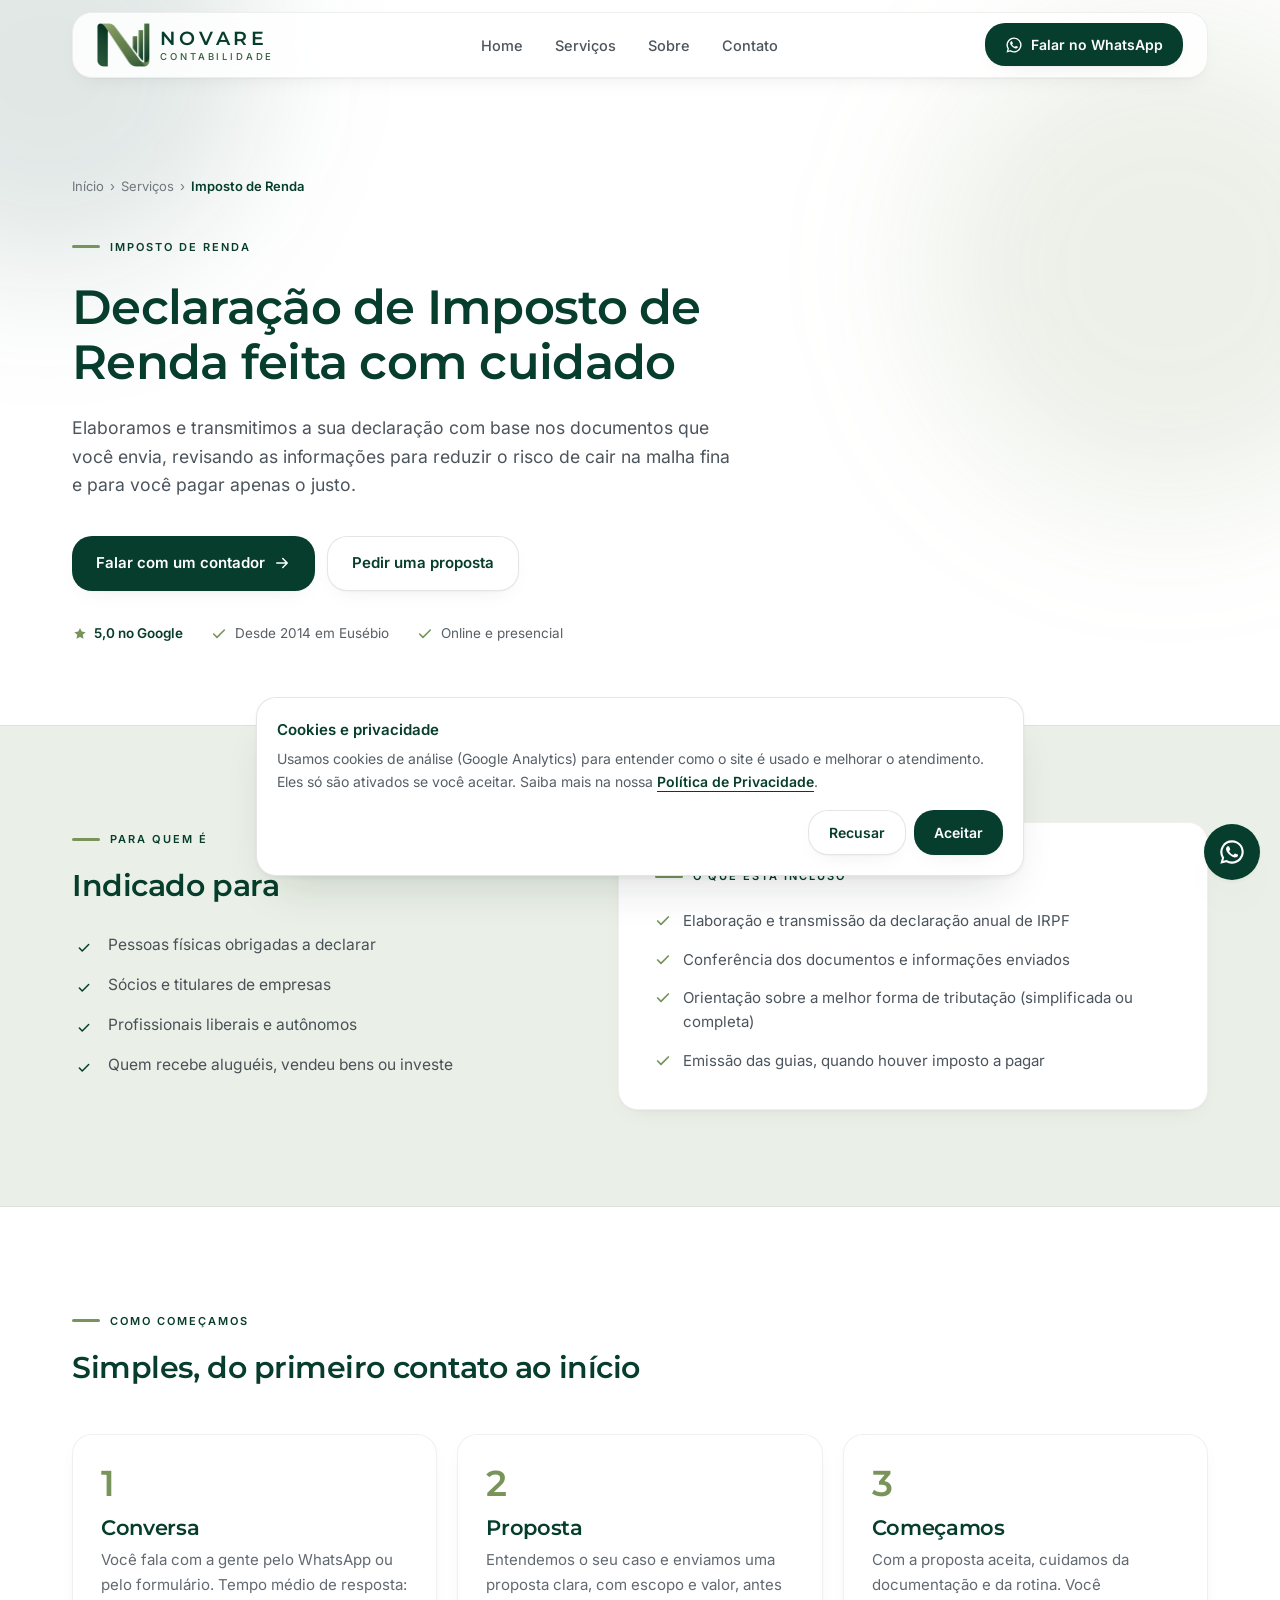
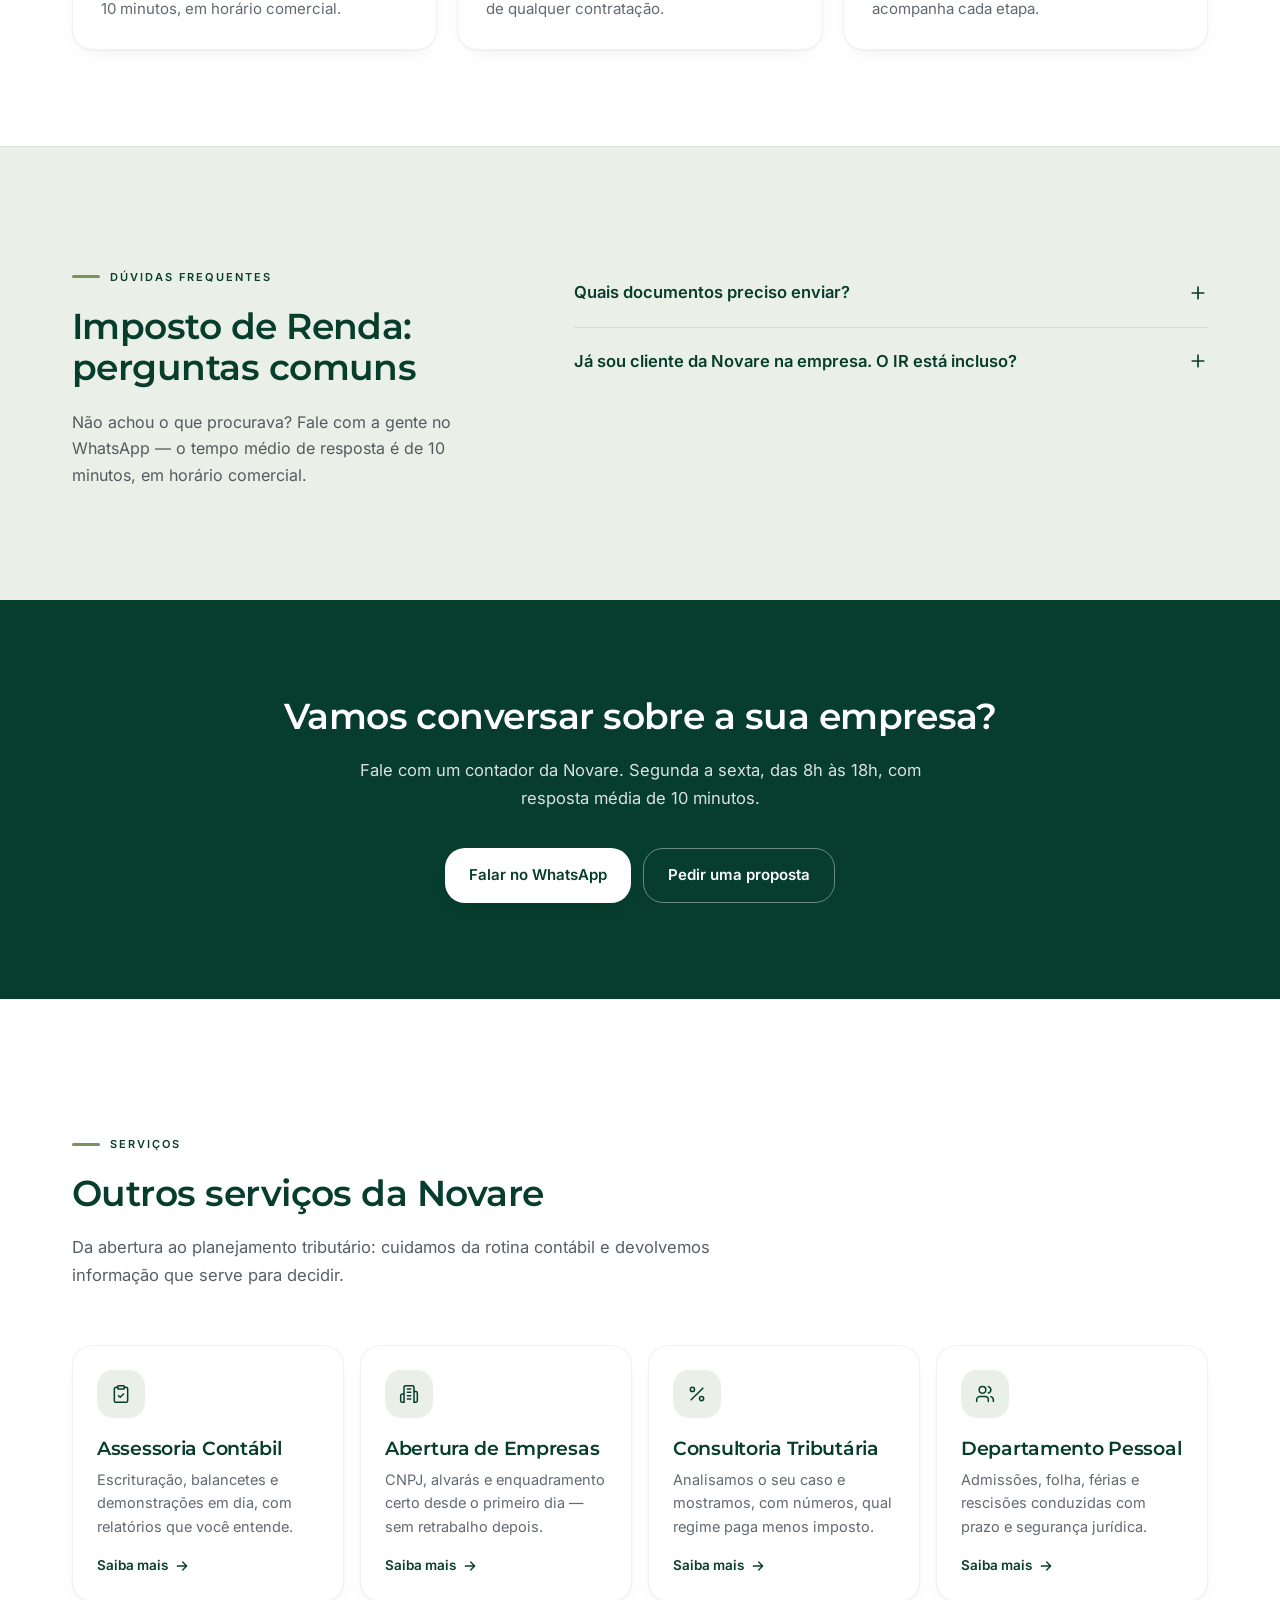
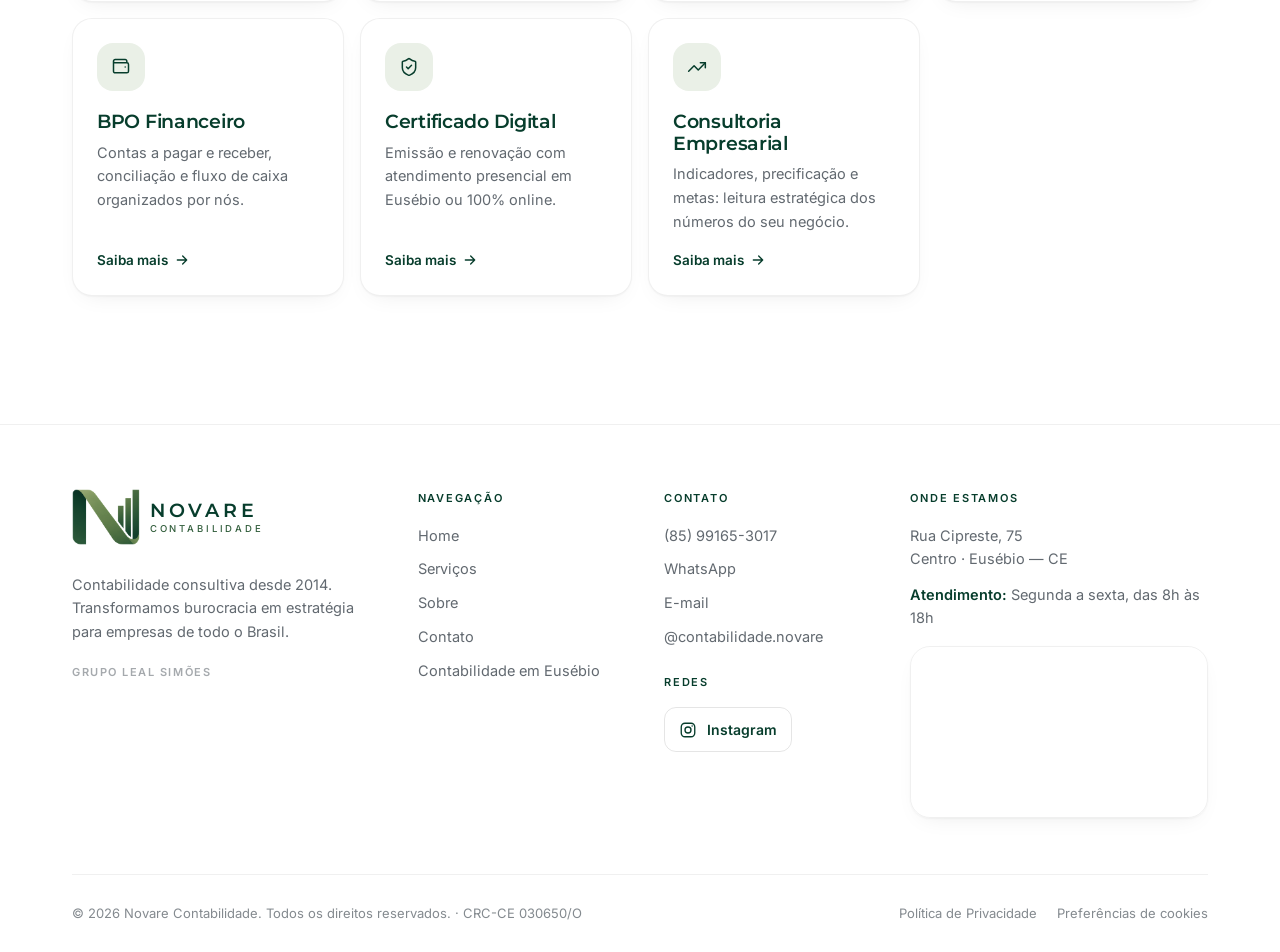
<file: servicos/imposto-de-renda.html>
<!DOCTYPE html><html lang="pt-BR"> <head><meta charset="utf-8"><meta name="viewport" content="width=device-width, initial-scale=1"><meta name="theme-color" content="#073D2C"><title>Imposto de Renda | Novare Contabilidade</title><meta name="description" content="Elaboramos e transmitimos a sua declaração com base nos documentos que você envia, revisando as informações para reduzir o risco de cair na malha fina e…"><link rel="canonical" href="https://novarecontabilidade.com/servicos/imposto-de-renda"><meta name="robots" content="index,follow"><meta name="author" content="Novare Contabilidade"><meta property="og:type" content="website"><meta property="og:locale" content="pt_BR"><meta property="og:site_name" content="Novare Contabilidade"><meta property="og:title" content="Imposto de Renda | Novare Contabilidade"><meta property="og:description" content="Elaboramos e transmitimos a sua declaração com base nos documentos que você envia, revisando as informações para reduzir o risco de cair na malha fina e…"><meta property="og:url" content="https://novarecontabilidade.com/servicos/imposto-de-renda"><meta property="og:image" content="https://novarecontabilidade.com/assets/img/logo.png"><meta name="twitter:card" content="summary_large_image"><meta name="twitter:title" content="Novare Contabilidade"><meta name="twitter:description" content="Elaboramos e transmitimos a sua declaração com base nos documentos que você envia, revisando as informações para reduzir o risco de cair na malha fina e…"><meta name="twitter:image" content="https://novarecontabilidade.com/assets/img/logo.png"><link rel="icon" href="/assets/img/favicon.png" type="image/png"><link rel="apple-touch-icon" href="/assets/img/apple-touch-icon.png"><link rel="preload" href="/assets/fonts/inter-latin-400-normal.woff2" as="font" type="font/woff2" crossorigin><link rel="preload" href="/assets/fonts/cormorant-garamond-latin-600-normal.woff2" as="font" type="font/woff2" crossorigin><link rel="stylesheet" href="/assets/css/aos.css"><link rel="stylesheet" href="/_astro/_modulo_.CmQKac4O.css"></head> <body>  <a href="#hero" class="sr-only focus:not-sr-only focus:absolute focus:left-4 focus:top-4 focus:z-[100] focus:rounded-xl2 focus:bg-novare focus:px-5 focus:py-3 focus:text-white">Pular para o conteúdo</a> <!-- =========================================================
     NAVBAR — fixa, encolhe ao rolar
     ========================================================= --><header id="nav" class="fixed inset-x-0 top-0 z-50 transition-all duration-300"> <div class="shell"> <nav class="mt-3 flex items-center justify-between rounded-xl2 border border-black/[.06] bg-white/85 px-4 py-2.5 shadow-soft backdrop-blur-xl transition-all duration-300 sm:px-6" id="navbar" aria-label="Principal"> <a href="/" class="flex items-center gap-2" aria-label="Novare Contabilidade — início"> <span class="inline-flex items-center gap-2.5"> <img src="/assets/img/simbolo.png" alt="Novare Contabilidade" id="navLogo" class="h-11 w-auto transition-all duration-300" width="213" height="176"> <span class="flex-col leading-none hidden sm:flex" aria-hidden="true"> <span class="font-display text-[19px] font-semibold uppercase tracking-[.2em] text-novare-900">Novare</span> <span class="mt-1 text-[9.5px] font-medium uppercase tracking-[.3em] text-novare-700">Contabilidade</span> </span> </span> </a> <ul class="hidden items-center gap-8 lg:flex"> <li><a href="/#hero" class="nav-link text-[14.5px] font-medium text-ink/80 transition hover:text-novare">Home</a></li> <li><a href="/#servicos" class="nav-link text-[14.5px] font-medium text-ink/80 transition hover:text-novare">Serviços</a></li> <li><a href="/#sobre" class="nav-link text-[14.5px] font-medium text-ink/80 transition hover:text-novare">Sobre</a></li> <li><a href="/#contato" class="nav-link text-[14.5px] font-medium text-ink/80 transition hover:text-novare">Contato</a></li> </ul> <div class="flex items-center gap-2"> <a href="https://wa.me/5585991653017?text=Ol%C3%A1!%20Vim%20pelo%20site%20da%20Novare%20e%20quero%20falar%20com%20um%20especialista." target="_blank" rel="noopener" class="btn btn-primary !px-5 !py-2.5 !text-[14px]"> <svg viewBox="0 0 24 24" class="h-[18px] w-[18px]" fill="currentColor" aria-hidden="true"><path d="M12 2a10 10 0 0 0-8.6 15.1L2 22l5.1-1.3A10 10 0 1 0 12 2Zm0 18.2a8.2 8.2 0 0 1-4.2-1.2l-.3-.2-3 .8.8-2.9-.2-.3A8.2 8.2 0 1 1 12 20.2Zm4.5-6.1c-.2-.1-1.5-.7-1.7-.8-.2-.1-.4-.1-.6.1l-.8.9c-.1.2-.3.2-.5.1a6.7 6.7 0 0 1-3.3-2.9c-.1-.2 0-.4.1-.5l.4-.5c.1-.2.2-.3.3-.5v-.5c0-.2-.6-1.5-.8-2-.2-.5-.4-.4-.6-.4h-.5c-.2 0-.5.1-.7.3-.3.3-.9.9-.9 2.1s.9 2.5 1 2.6c.1.2 1.8 2.8 4.4 3.9 1.6.7 2.2.7 3 .6.5-.1 1.5-.6 1.7-1.2.2-.6.2-1.1.2-1.2-.1-.1-.3-.2-.5-.3Z"></path></svg> <span class="hidden sm:inline">Falar no WhatsApp</span><span class="sm:hidden">WhatsApp</span> </a> <button id="menuBtn" class="rounded-xl2 border border-black/10 p-2.5 lg:hidden" aria-label="Abrir menu" aria-expanded="false" aria-controls="mobileMenu"> <svg viewBox="0 0 24 24" class="h-5 w-5" fill="none" stroke="currentColor" stroke-width="2" stroke-linecap="round"><path d="M4 7h16M4 12h16M4 17h16"></path></svg> </button> </div> </nav> <!-- Menu mobile --> <div id="mobileMenu" class="mt-2 hidden overflow-hidden rounded-xl2 border border-black/[.06] bg-white/95 shadow-lift backdrop-blur-xl lg:hidden"> <a href="/#hero" class="block border-b border-black/5 px-6 py-4 font-medium">Home</a> <a href="/#servicos" class="block border-b border-black/5 px-6 py-4 font-medium">Serviços</a> <a href="/#sobre" class="block border-b border-black/5 px-6 py-4 font-medium">Sobre</a> <a href="/#contato" class="block px-6 py-4 font-medium">Contato</a> </div> </div> </header> <main> <!-- TOPO --> <section id="hero" class="relative overflow-hidden pb-16 pt-36 sm:pt-40 lg:pb-20 lg:pt-44"> <div class="aura -left-40 top-[-8rem] h-[26rem] w-[26rem]" style="background:rgba(7,61,44,.12)" aria-hidden="true"></div> <div class="aura right-[-8rem] top-10 h-[30rem] w-[30rem]" style="background:rgba(120,148,90,.14)" aria-hidden="true"></div> <div class="shell relative"> <nav aria-label="Você está em" class="text-[13px] text-ink/60" data-hero="1"> <ol class="flex flex-wrap items-center gap-1.5"> <li><a href="/" class="underline-offset-4 hover:text-novare hover:underline">Início</a></li> <li aria-hidden="true">›</li> <li><a href="/#servicos" class="underline-offset-4 hover:text-novare hover:underline">Serviços</a></li> <li aria-hidden="true">›</li> <li aria-current="page" class="font-semibold text-novare-900">Imposto de Renda</li> </ol> </nav> <div class="mt-8 max-w-3xl"> <span class="eyebrow" data-hero="1">Imposto de Renda</span> <h1 class="mt-6 text-[1.95rem] font-semibold sm:text-4xl lg:text-[3rem]" data-hero="2">Declaração de Imposto de Renda feita com cuidado</h1> <p class="mt-6 max-w-2xl text-[17.5px] leading-relaxed text-ink/80" data-hero="3">Elaboramos e transmitimos a sua declaração com base nos documentos que você envia, revisando as informações para reduzir o risco de cair na malha fina e para você pagar apenas o justo.</p> <div class="mt-9 flex flex-col gap-3 sm:flex-row" data-hero="4"> <a href="https://wa.me/5585991653017?text=Ol%C3%A1!%20Vim%20pelo%20site%20da%20Novare%20e%20quero%20fazer%20minha%20declara%C3%A7%C3%A3o%20de%20Imposto%20de%20Renda." target="_blank" rel="noopener" class="btn btn-primary">
Falar com um contador
<svg viewBox="0 0 24 24" class="h-[18px] w-[18px]" fill="none" stroke="currentColor" stroke-width="2" stroke-linecap="round" stroke-linejoin="round" aria-hidden="true"><path d="M5 12h14M13 6l6 6-6 6"></path></svg> </a> <a href="https://forms.gle/xrWo5tuarYDa1hu17" target="_blank" rel="noopener" class="btn btn-ghost">Pedir uma proposta</a> </div> <div class="mt-8 flex flex-wrap items-center gap-x-7 gap-y-3 text-[13.5px] text-ink/75" data-hero="5"> <a href="https://search.google.com/local/reviews?placeid=ChIJ4e3_BDpaxwcRgv1FIwcXdKU" target="_blank" rel="noopener" class="inline-flex items-center gap-1.5 font-semibold text-novare-900 underline-offset-4 hover:underline"> <svg viewBox="0 0 24 24" class="h-4 w-4 text-olive" fill="currentColor" aria-hidden="true"><path d="m12 3 2.6 5.4 5.9.8-4.3 4.1 1 5.9-5.2-2.8-5.2 2.8 1-5.9L3.5 9.2l5.9-.8z"></path></svg> 5,0 no Google
</a> <span class="inline-flex items-center gap-2"><svg viewBox="0 0 24 24" class="h-4 w-4 text-olive" fill="none" stroke="currentColor" stroke-width="2.4" stroke-linecap="round" stroke-linejoin="round" aria-hidden="true"><path d="m4 12 5 5L20 6"/></svg> Desde 2014 em Eusébio</span> <span class="inline-flex items-center gap-2"><svg viewBox="0 0 24 24" class="h-4 w-4 text-olive" fill="none" stroke="currentColor" stroke-width="2.4" stroke-linecap="round" stroke-linejoin="round" aria-hidden="true"><path d="m4 12 5 5L20 6"/></svg> Online e presencial</span> </div> </div> </div> </section> <!-- PARA QUEM É + O QUE ESTÁ INCLUSO --> <section class="border-y border-black/[.06] bg-mist py-20 lg:py-24"> <div class="shell grid gap-10 lg:grid-cols-[.9fr_1.1fr] lg:gap-16"> <div data-aos="fade-right"> <span class="eyebrow">Para quem é</span> <h2 class="mt-5 text-2xl font-semibold sm:text-3xl">Indicado para</h2> <ul class="mt-7 space-y-3"> <li class="flex items-start gap-3 text-[15.5px] text-ink/80"> <span class="mt-1 grid h-6 w-6 shrink-0 place-items-center rounded-full bg-olive-50 text-novare"> <svg viewBox="0 0 24 24" class="h-3.5 w-3.5" fill="none" stroke="currentColor" stroke-width="2.6" stroke-linecap="round" stroke-linejoin="round" aria-hidden="true"><path d="m4 12 5 5L20 6"/></svg> </span> Pessoas físicas obrigadas a declarar </li><li class="flex items-start gap-3 text-[15.5px] text-ink/80"> <span class="mt-1 grid h-6 w-6 shrink-0 place-items-center rounded-full bg-olive-50 text-novare"> <svg viewBox="0 0 24 24" class="h-3.5 w-3.5" fill="none" stroke="currentColor" stroke-width="2.6" stroke-linecap="round" stroke-linejoin="round" aria-hidden="true"><path d="m4 12 5 5L20 6"/></svg> </span> Sócios e titulares de empresas </li><li class="flex items-start gap-3 text-[15.5px] text-ink/80"> <span class="mt-1 grid h-6 w-6 shrink-0 place-items-center rounded-full bg-olive-50 text-novare"> <svg viewBox="0 0 24 24" class="h-3.5 w-3.5" fill="none" stroke="currentColor" stroke-width="2.6" stroke-linecap="round" stroke-linejoin="round" aria-hidden="true"><path d="m4 12 5 5L20 6"/></svg> </span> Profissionais liberais e autônomos </li><li class="flex items-start gap-3 text-[15.5px] text-ink/80"> <span class="mt-1 grid h-6 w-6 shrink-0 place-items-center rounded-full bg-olive-50 text-novare"> <svg viewBox="0 0 24 24" class="h-3.5 w-3.5" fill="none" stroke="currentColor" stroke-width="2.6" stroke-linecap="round" stroke-linejoin="round" aria-hidden="true"><path d="m4 12 5 5L20 6"/></svg> </span> Quem recebe aluguéis, vendeu bens ou investe </li> </ul> </div> <div class="card p-7 sm:p-9" data-aos="fade-left"> <span class="eyebrow">O que está incluso</span> <ul class="mt-6 space-y-3.5"> <li class="flex items-start gap-3 text-[15px] leading-relaxed text-ink/80"> <svg viewBox="0 0 24 24" class="mt-1 h-4 w-4 shrink-0 text-olive" fill="none" stroke="currentColor" stroke-width="2.6" stroke-linecap="round" stroke-linejoin="round" aria-hidden="true"><path d="m4 12 5 5L20 6"/></svg> Elaboração e transmissão da declaração anual de IRPF </li><li class="flex items-start gap-3 text-[15px] leading-relaxed text-ink/80"> <svg viewBox="0 0 24 24" class="mt-1 h-4 w-4 shrink-0 text-olive" fill="none" stroke="currentColor" stroke-width="2.6" stroke-linecap="round" stroke-linejoin="round" aria-hidden="true"><path d="m4 12 5 5L20 6"/></svg> Conferência dos documentos e informações enviados </li><li class="flex items-start gap-3 text-[15px] leading-relaxed text-ink/80"> <svg viewBox="0 0 24 24" class="mt-1 h-4 w-4 shrink-0 text-olive" fill="none" stroke="currentColor" stroke-width="2.6" stroke-linecap="round" stroke-linejoin="round" aria-hidden="true"><path d="m4 12 5 5L20 6"/></svg> Orientação sobre a melhor forma de tributação (simplificada ou completa) </li><li class="flex items-start gap-3 text-[15px] leading-relaxed text-ink/80"> <svg viewBox="0 0 24 24" class="mt-1 h-4 w-4 shrink-0 text-olive" fill="none" stroke="currentColor" stroke-width="2.6" stroke-linecap="round" stroke-linejoin="round" aria-hidden="true"><path d="m4 12 5 5L20 6"/></svg> Emissão das guias, quando houver imposto a pagar </li> </ul>  </div> </div> </section> <!-- COMO COMEÇAMOS --> <section class="py-20 lg:py-24"> <div class="shell"> <div class="max-w-2xl" data-aos="fade-up"> <span class="eyebrow">Como começamos</span> <h2 class="mt-5 text-2xl font-semibold sm:text-3xl">Simples, do primeiro contato ao início</h2> </div> <ol class="mt-12 grid gap-5 md:grid-cols-3"> <li class="card p-7" data-aos="fade-up"> <span class="font-display text-4xl font-semibold text-olive [font-variant-numeric:lining-nums]">1</span> <h3 class="mt-3 text-[21px] font-semibold">Conversa</h3> <p class="mt-2 text-[15px] leading-relaxed text-ink/70">Você fala com a gente pelo WhatsApp ou pelo formulário. Tempo médio de resposta: 10 minutos, em horário comercial.</p> </li><li class="card p-7" data-aos="fade-up" data-aos-delay="80"> <span class="font-display text-4xl font-semibold text-olive [font-variant-numeric:lining-nums]">2</span> <h3 class="mt-3 text-[21px] font-semibold">Proposta</h3> <p class="mt-2 text-[15px] leading-relaxed text-ink/70">Entendemos o seu caso e enviamos uma proposta clara, com escopo e valor, antes de qualquer contratação.</p> </li><li class="card p-7" data-aos="fade-up" data-aos-delay="160"> <span class="font-display text-4xl font-semibold text-olive [font-variant-numeric:lining-nums]">3</span> <h3 class="mt-3 text-[21px] font-semibold">Começamos</h3> <p class="mt-2 text-[15px] leading-relaxed text-ink/70">Com a proposta aceita, cuidamos da documentação e da rotina. Você acompanha cada etapa.</p> </li> </ol> </div> </section> <!-- =========================================================
     FAQ
     ========================================================= --><section class="border-t border-black/[.06] bg-mist py-24 lg:py-28"> <div class="shell"> <div class="grid gap-12 lg:grid-cols-[.8fr_1.2fr] lg:gap-20"> <div data-aos="fade-right"> <span class="eyebrow">Dúvidas frequentes</span> <h2 class="mt-5 text-3xl font-semibold sm:text-4xl">Imposto de Renda:<br class="hidden sm:block"> perguntas comuns</h2> <p class="mt-5 text-[16px] text-ink/75">Não achou o que procurava? Fale com a gente no WhatsApp — o tempo médio de resposta é de 10 minutos, em horário comercial.</p> </div> <div class="divide-y divide-black/[.08]" data-aos="fade-left"> <div class="faq-item"> <button class="faq-btn" aria-expanded="false"> <span class="text-[16.5px] font-semibold text-novare-900">Quais documentos preciso enviar?</span> <svg class="faq-chevron h-5 w-5 shrink-0 text-novare transition-transform duration-300" viewBox="0 0 24 24" fill="none" stroke="currentColor" stroke-width="2" stroke-linecap="round" aria-hidden="true"><path d="M12 5v14M5 12h14"></path></svg> </button> <div class="faq-panel"><div><p class="pb-5 pr-10 text-[15px] leading-relaxed text-ink/75">Informes de rendimentos, recibos de despesas dedutíveis (saúde, educação), dados de bens e dívidas e a declaração do ano anterior. Enviamos a lista completa conforme o seu caso.</p></div></div> </div><div class="faq-item"> <button class="faq-btn" aria-expanded="false"> <span class="text-[16.5px] font-semibold text-novare-900">Já sou cliente da Novare na empresa. O IR está incluso?</span> <svg class="faq-chevron h-5 w-5 shrink-0 text-novare transition-transform duration-300" viewBox="0 0 24 24" fill="none" stroke="currentColor" stroke-width="2" stroke-linecap="round" aria-hidden="true"><path d="M12 5v14M5 12h14"></path></svg> </button> <div class="faq-panel"><div><p class="pb-5 pr-10 text-[15px] leading-relaxed text-ink/75">A declaração de pessoa física dos sócios é um serviço à parte, com orçamento prévio. Pergunte na hora de montar a sua proposta.</p></div></div> </div> </div> </div> </div> <script type="application/ld+json">{"@context":"https://schema.org","@type":"FAQPage","mainEntity":[{"@type":"Question","name":"Quais documentos preciso enviar?","acceptedAnswer":{"@type":"Answer","text":"Informes de rendimentos, recibos de despesas dedutíveis (saúde, educação), dados de bens e dívidas e a declaração do ano anterior. Enviamos a lista completa conforme o seu caso."}},{"@type":"Question","name":"Já sou cliente da Novare na empresa. O IR está incluso?","acceptedAnswer":{"@type":"Answer","text":"A declaração de pessoa física dos sócios é um serviço à parte, com orçamento prévio. Pergunte na hora de montar a sua proposta."}}]}</script> </section> <!-- CHAMADA FINAL --> <section class="relative overflow-hidden py-20 text-white lg:py-24" style="background:#073D2C"> <div class="shell relative text-center"> <h2 class="mx-auto max-w-3xl text-3xl font-semibold !text-white sm:text-4xl">Vamos conversar sobre a sua empresa?</h2> <p class="mx-auto mt-5 max-w-xl text-[16.5px] text-white/85">
Fale com um contador da Novare. Segunda a sexta, das 8h às 18h, com resposta média de 10 minutos.
</p> <div class="mt-9 flex flex-col justify-center gap-3 sm:flex-row"> <a href="https://wa.me/5585991653017?text=Ol%C3%A1!%20Vim%20pelo%20site%20da%20Novare%20e%20quero%20fazer%20minha%20declara%C3%A7%C3%A3o%20de%20Imposto%20de%20Renda." target="_blank" rel="noopener" class="btn bg-white text-novare-900 shadow-soft hover:-translate-y-0.5">Falar no WhatsApp</a> <a href="https://forms.gle/xrWo5tuarYDa1hu17" target="_blank" rel="noopener" class="btn border border-white/40 text-white hover:-translate-y-0.5 hover:bg-white/10">Pedir uma proposta</a> </div> </div> </section> <!-- =========================================================
     SERVIÇOS
     ========================================================= --><section id="servicos" class="scroll-mt-28 py-24 lg:py-32"> <div class="shell"> <div class="max-w-2xl" data-aos="fade-up"> <span class="eyebrow">Serviços</span> <h2 class="mt-5 text-3xl font-semibold sm:text-4xl">Outros serviços da Novare</h2> <p class="mt-5 text-[16.5px] text-ink/75">Da abertura ao planejamento tributário: cuidamos da rotina contábil e devolvemos informação que serve para decidir.</p> </div> <div class="mt-14 grid gap-4 sm:grid-cols-2 lg:grid-cols-4"> <a href="/servicos/assessoria-contabil" class="card card-hover group flex flex-col p-6" data-aos="fade-up"> <span class="grid h-12 w-12 place-items-center rounded-2xl bg-olive-50 text-novare transition-colors duration-300 group-hover:bg-novare group-hover:text-white"> <svg viewBox="0 0 24 24" class="h-5 w-5" fill="none" stroke="currentColor" stroke-width="1.8" stroke-linecap="round" stroke-linejoin="round" aria-hidden="true"><rect x="8" y="2" width="8" height="4" rx="1"/><path d="M16 4h2a2 2 0 0 1 2 2v14a2 2 0 0 1-2 2H6a2 2 0 0 1-2-2V6a2 2 0 0 1 2-2h2"/><path d="m9 14 2 2 4-4"/></svg> </span> <h3 class="mt-5 text-[19px] font-semibold">Assessoria Contábil</h3> <p class="mt-2 flex-1 text-[14.5px] leading-relaxed text-ink/70">Escrituração, balancetes e demonstrações em dia, com relatórios que você entende.</p> <span class="mt-4 inline-flex items-center gap-1.5 text-[13.5px] font-semibold text-novare">
Saiba mais
<svg viewBox="0 0 24 24" class="h-4 w-4 transition-transform duration-300 group-hover:translate-x-0.5" fill="none" stroke="currentColor" stroke-width="2" stroke-linecap="round" stroke-linejoin="round" aria-hidden="true"><path d="M5 12h14M13 6l6 6-6 6"></path></svg> </span> </a><a href="/servicos/abertura-de-empresas" class="card card-hover group flex flex-col p-6" data-aos="fade-up" data-aos-delay="60"> <span class="grid h-12 w-12 place-items-center rounded-2xl bg-olive-50 text-novare transition-colors duration-300 group-hover:bg-novare group-hover:text-white"> <svg viewBox="0 0 24 24" class="h-5 w-5" fill="none" stroke="currentColor" stroke-width="1.8" stroke-linecap="round" stroke-linejoin="round" aria-hidden="true"><path d="M6 22V4a2 2 0 0 1 2-2h8a2 2 0 0 1 2 2v18"/><path d="M6 12H4a2 2 0 0 0-2 2v6a2 2 0 0 0 2 2h2"/><path d="M18 9h2a2 2 0 0 1 2 2v9a2 2 0 0 1-2 2h-2"/><path d="M10 6h4M10 10h4M10 14h4M10 18h4"/></svg> </span> <h3 class="mt-5 text-[19px] font-semibold">Abertura de Empresas</h3> <p class="mt-2 flex-1 text-[14.5px] leading-relaxed text-ink/70">CNPJ, alvarás e enquadramento certo desde o primeiro dia — sem retrabalho depois.</p> <span class="mt-4 inline-flex items-center gap-1.5 text-[13.5px] font-semibold text-novare">
Saiba mais
<svg viewBox="0 0 24 24" class="h-4 w-4 transition-transform duration-300 group-hover:translate-x-0.5" fill="none" stroke="currentColor" stroke-width="2" stroke-linecap="round" stroke-linejoin="round" aria-hidden="true"><path d="M5 12h14M13 6l6 6-6 6"></path></svg> </span> </a><a href="/servicos/consultoria-tributaria" class="card card-hover group flex flex-col p-6" data-aos="fade-up" data-aos-delay="120"> <span class="grid h-12 w-12 place-items-center rounded-2xl bg-olive-50 text-novare transition-colors duration-300 group-hover:bg-novare group-hover:text-white"> <svg viewBox="0 0 24 24" class="h-5 w-5" fill="none" stroke="currentColor" stroke-width="1.8" stroke-linecap="round" stroke-linejoin="round" aria-hidden="true"><path d="M19 5 5 19"/><circle cx="6.5" cy="6.5" r="2.5"/><circle cx="17.5" cy="17.5" r="2.5"/></svg> </span> <h3 class="mt-5 text-[19px] font-semibold">Consultoria Tributária</h3> <p class="mt-2 flex-1 text-[14.5px] leading-relaxed text-ink/70">Analisamos o seu caso e mostramos, com números, qual regime paga menos imposto.</p> <span class="mt-4 inline-flex items-center gap-1.5 text-[13.5px] font-semibold text-novare">
Saiba mais
<svg viewBox="0 0 24 24" class="h-4 w-4 transition-transform duration-300 group-hover:translate-x-0.5" fill="none" stroke="currentColor" stroke-width="2" stroke-linecap="round" stroke-linejoin="round" aria-hidden="true"><path d="M5 12h14M13 6l6 6-6 6"></path></svg> </span> </a><a href="/servicos/departamento-pessoal" class="card card-hover group flex flex-col p-6" data-aos="fade-up" data-aos-delay="180"> <span class="grid h-12 w-12 place-items-center rounded-2xl bg-olive-50 text-novare transition-colors duration-300 group-hover:bg-novare group-hover:text-white"> <svg viewBox="0 0 24 24" class="h-5 w-5" fill="none" stroke="currentColor" stroke-width="1.8" stroke-linecap="round" stroke-linejoin="round" aria-hidden="true"><path d="M16 21v-2a4 4 0 0 0-4-4H6a4 4 0 0 0-4 4v2"/><circle cx="9" cy="7" r="4"/><path d="M22 21v-2a4 4 0 0 0-3-3.87"/><path d="M16 3.13a4 4 0 0 1 0 7.75"/></svg> </span> <h3 class="mt-5 text-[19px] font-semibold">Departamento Pessoal</h3> <p class="mt-2 flex-1 text-[14.5px] leading-relaxed text-ink/70">Admissões, folha, férias e rescisões conduzidas com prazo e segurança jurídica.</p> <span class="mt-4 inline-flex items-center gap-1.5 text-[13.5px] font-semibold text-novare">
Saiba mais
<svg viewBox="0 0 24 24" class="h-4 w-4 transition-transform duration-300 group-hover:translate-x-0.5" fill="none" stroke="currentColor" stroke-width="2" stroke-linecap="round" stroke-linejoin="round" aria-hidden="true"><path d="M5 12h14M13 6l6 6-6 6"></path></svg> </span> </a><a href="/servicos/bpo-financeiro" class="card card-hover group flex flex-col p-6" data-aos="fade-up"> <span class="grid h-12 w-12 place-items-center rounded-2xl bg-olive-50 text-novare transition-colors duration-300 group-hover:bg-novare group-hover:text-white"> <svg viewBox="0 0 24 24" class="h-5 w-5" fill="none" stroke="currentColor" stroke-width="1.8" stroke-linecap="round" stroke-linejoin="round" aria-hidden="true"><path d="M19 7V5a2 2 0 0 0-2-2H5a2 2 0 0 0 0 4h14a2 2 0 0 1 2 2v8a2 2 0 0 1-2 2H5a2 2 0 0 1-2-2V5"/><path d="M17 12h.01"/></svg> </span> <h3 class="mt-5 text-[19px] font-semibold">BPO Financeiro</h3> <p class="mt-2 flex-1 text-[14.5px] leading-relaxed text-ink/70">Contas a pagar e receber, conciliação e fluxo de caixa organizados por nós.</p> <span class="mt-4 inline-flex items-center gap-1.5 text-[13.5px] font-semibold text-novare">
Saiba mais
<svg viewBox="0 0 24 24" class="h-4 w-4 transition-transform duration-300 group-hover:translate-x-0.5" fill="none" stroke="currentColor" stroke-width="2" stroke-linecap="round" stroke-linejoin="round" aria-hidden="true"><path d="M5 12h14M13 6l6 6-6 6"></path></svg> </span> </a><a href="/servicos/certificado-digital" class="card card-hover group flex flex-col p-6" data-aos="fade-up" data-aos-delay="60"> <span class="grid h-12 w-12 place-items-center rounded-2xl bg-olive-50 text-novare transition-colors duration-300 group-hover:bg-novare group-hover:text-white"> <svg viewBox="0 0 24 24" class="h-5 w-5" fill="none" stroke="currentColor" stroke-width="1.8" stroke-linecap="round" stroke-linejoin="round" aria-hidden="true"><path d="M20 13c0 5-3.5 7.5-7.7 9a1 1 0 0 1-.6 0C7.5 20.5 4 18 4 13V6a1 1 0 0 1 1-1c2 0 4.5-1.2 6.2-2.7a1.2 1.2 0 0 1 1.6 0C14.5 3.8 17 5 19 5a1 1 0 0 1 1 1z"/><path d="m9 12 2 2 4-4"/></svg> </span> <h3 class="mt-5 text-[19px] font-semibold">Certificado Digital</h3> <p class="mt-2 flex-1 text-[14.5px] leading-relaxed text-ink/70">Emissão e renovação com atendimento presencial em Eusébio ou 100% online.</p> <span class="mt-4 inline-flex items-center gap-1.5 text-[13.5px] font-semibold text-novare">
Saiba mais
<svg viewBox="0 0 24 24" class="h-4 w-4 transition-transform duration-300 group-hover:translate-x-0.5" fill="none" stroke="currentColor" stroke-width="2" stroke-linecap="round" stroke-linejoin="round" aria-hidden="true"><path d="M5 12h14M13 6l6 6-6 6"></path></svg> </span> </a><a href="/servicos/consultoria-empresarial" class="card card-hover group flex flex-col p-6" data-aos="fade-up" data-aos-delay="120"> <span class="grid h-12 w-12 place-items-center rounded-2xl bg-olive-50 text-novare transition-colors duration-300 group-hover:bg-novare group-hover:text-white"> <svg viewBox="0 0 24 24" class="h-5 w-5" fill="none" stroke="currentColor" stroke-width="1.8" stroke-linecap="round" stroke-linejoin="round" aria-hidden="true"><path d="m22 7-8.5 8.5-5-5L2 17"/><path d="M16 7h6v6"/></svg> </span> <h3 class="mt-5 text-[19px] font-semibold">Consultoria Empresarial</h3> <p class="mt-2 flex-1 text-[14.5px] leading-relaxed text-ink/70">Indicadores, precificação e metas: leitura estratégica dos números do seu negócio.</p> <span class="mt-4 inline-flex items-center gap-1.5 text-[13.5px] font-semibold text-novare">
Saiba mais
<svg viewBox="0 0 24 24" class="h-4 w-4 transition-transform duration-300 group-hover:translate-x-0.5" fill="none" stroke="currentColor" stroke-width="2" stroke-linecap="round" stroke-linejoin="round" aria-hidden="true"><path d="M5 12h14M13 6l6 6-6 6"></path></svg> </span> </a> </div> </div> </section> </main> <!-- =========================================================
     RODAPÉ
     ========================================================= --><footer class="border-t border-black/[.06] bg-white pt-16"> <div class="shell"> <div class="grid gap-12 pb-14 lg:grid-cols-[1.2fr_.8fr_.8fr_1.2fr]"> <div> <span class="inline-flex items-center gap-2.5"> <img src="/assets/img/simbolo.png" alt class="h-14 w-auto transition-all duration-300" width="213" height="176"> <span class="flex-col leading-none flex"> <span class="font-display text-[19px] font-semibold uppercase tracking-[.2em] text-novare-900">Novare</span> <span class="mt-1 text-[9.5px] font-medium uppercase tracking-[.3em] text-novare-700">Contabilidade</span> </span> </span> <p class="mt-5 max-w-xs text-[14.5px] leading-relaxed text-ink/70">
Contabilidade consultiva desde 2014. Transformamos burocracia em estratégia para
          empresas de todo o Brasil.
</p> <p class="mt-5 text-[11px] font-semibold uppercase tracking-[.14em] text-ink/40">Grupo Leal Simões</p> </div> <nav aria-label="Rodapé — navegação"> <p class="text-[11px] font-semibold uppercase tracking-[.16em] text-novare">Navegação</p> <ul class="mt-4 space-y-2.5 text-[14.5px] text-ink/70"> <li><a class="transition hover:text-novare" href="/#hero">Home</a></li> <li><a class="transition hover:text-novare" href="/#servicos">Serviços</a></li> <li><a class="transition hover:text-novare" href="/#sobre">Sobre</a></li> <li><a class="transition hover:text-novare" href="/#contato">Contato</a></li> <li><a class="transition hover:text-novare" href="/contabilidade-em-eusebio">Contabilidade em Eusébio</a></li> </ul> </nav> <div> <p class="text-[11px] font-semibold uppercase tracking-[.16em] text-novare">Contato</p> <ul class="mt-4 space-y-2.5 text-[14.5px] text-ink/70"> <li><a class="transition hover:text-novare" href="tel:+5585991653017">(85) 99165-3017</a></li> <li><a class="transition hover:text-novare" href="https://wa.me/5585991653017" target="_blank" rel="noopener">WhatsApp</a></li> <li><a class="transition hover:text-novare" href="mailto:contato@novarecontabilidade.com">E-mail</a></li> <li><a class="transition hover:text-novare" href="https://www.instagram.com/contabilidade.novare" target="_blank" rel="noopener">@contabilidade.novare</a></li> </ul> <p class="mt-6 text-[11px] font-semibold uppercase tracking-[.16em] text-novare">Redes</p> <ul class="mt-4 flex flex-wrap gap-2.5"> <li> <a href="https://www.instagram.com/contabilidade.novare" target="_blank" rel="noopener" aria-label="Instagram @contabilidade.novare" class="inline-flex items-center gap-2.5 rounded-xl border border-black/10 px-3.5 py-2.5 text-[14px] font-semibold text-novare transition hover:-translate-y-0.5 hover:border-novare/30 hover:bg-olive-50"> <svg viewBox="0 0 24 24" class="h-[18px] w-[18px]" fill="none" stroke="currentColor" stroke-width="1.8" aria-hidden="true"><rect x="3" y="3" width="18" height="18" rx="5"></rect><circle cx="12" cy="12" r="4"></circle><circle cx="17.5" cy="6.5" r="1" fill="currentColor" stroke="none"></circle></svg>
Instagram
</a> </li> </ul> </div> <div> <p class="text-[11px] font-semibold uppercase tracking-[.16em] text-novare">Onde estamos</p> <p class="mt-4 text-[14.5px] leading-relaxed text-ink/70">Rua Cipreste, 75<br>Centro · Eusébio — CE</p> <p class="mt-3 text-[14.5px] leading-relaxed text-ink/70"><span class="font-semibold text-novare-900">Atendimento:</span> Segunda a sexta, das 8h às 18h</p> <div class="mt-4 overflow-hidden rounded-xl2 border border-black/[.06] shadow-soft"> <iframe title="Mapa da localização da Novare Contabilidade" src="https://maps.google.com/maps?q=Rua%20Cipreste%2C%2075%2C%20Centro%2C%20Eus%C3%A9bio%20CE&output=embed" width="100%" height="170" style="border:0" loading="lazy" referrerpolicy="no-referrer-when-downgrade"></iframe> </div> </div> </div> <div class="flex flex-col items-center justify-between gap-4 border-t border-black/[.06] py-7 sm:flex-row"> <p class="text-[13px] text-ink/55">© <span id="year">2026</span> Novare Contabilidade. Todos os direitos reservados. · <span class="whitespace-nowrap">CRC-CE 030650/O</span></p> <span class="flex flex-wrap items-center gap-x-5 gap-y-2"><a href="/politica-de-privacidade" class="text-[13px] text-ink/55 underline-offset-4 transition hover:text-novare hover:underline">Política de Privacidade</a><a href="#" data-abrir-cookies class="text-[13px] text-ink/55 underline-offset-4 transition hover:text-novare hover:underline">Preferências de cookies</a></span> </div> </div> </footer> <!-- Botão flutuante do WhatsApp --><a href="https://wa.me/5585991653017?text=Ol%C3%A1!%20Vim%20pelo%20site%20da%20Novare." target="_blank" rel="noopener" class="fixed bottom-5 right-5 z-40 grid h-14 w-14 place-items-center rounded-full text-white shadow-lift transition-transform duration-300 hover:scale-110" style="background:#073D2C" aria-label="Falar no WhatsApp"> <svg viewBox="0 0 24 24" class="h-7 w-7" fill="currentColor" aria-hidden="true"><path d="M12 2a10 10 0 0 0-8.6 15.1L2 22l5.1-1.3A10 10 0 1 0 12 2Zm0 18.2a8.2 8.2 0 0 1-4.2-1.2l-.3-.2-3 .8.8-2.9-.2-.3A8.2 8.2 0 1 1 12 20.2Zm4.5-6.1c-.2-.1-1.5-.7-1.7-.8-.2-.1-.4-.1-.6.1l-.8.9c-.1.2-.3.2-.5.1a6.7 6.7 0 0 1-3.3-2.9c-.1-.2 0-.4.1-.5l.4-.5c.1-.2.2-.3.3-.5v-.5c0-.2-.6-1.5-.8-2-.2-.5-.4-.4-.6-.4h-.5c-.2 0-.5.1-.7.3-.3.3-.9.9-.9 2.1s.9 2.5 1 2.6c.1.2 1.8 2.8 4.4 3.9 1.6.7 2.2.7 3 .6.5-.1 1.5-.6 1.7-1.2.2-.6.2-1.1.2-1.2-.1-.1-.3-.2-.5-.3Z"></path></svg> </a> <script type="application/ld+json">{"@context":"https://schema.org","@graph":[{"@type":"Service","name":"Imposto de Renda","description":"Elaboramos e transmitimos a sua declaração com base nos documentos que você envia, revisando as informações para reduzir o risco de cair na malha fina e para você pagar apenas o justo.","url":"https://novarecontabilidade.com/servicos/imposto-de-renda","areaServed":{"@type":"Country","name":"Brasil"},"provider":{"@type":"AccountingService","name":"Novare Contabilidade","url":"https://novarecontabilidade.com/","telephone":"+5585991653017"}},{"@type":"BreadcrumbList","itemListElement":[{"@type":"ListItem","position":1,"name":"Início","item":"https://novarecontabilidade.com/"},{"@type":"ListItem","position":2,"name":"Serviços","item":"https://novarecontabilidade.com/#servicos"},{"@type":"ListItem","position":3,"name":"Imposto de Renda","item":"https://novarecontabilidade.com/servicos/imposto-de-renda"}]}]}</script>  <div id="avisoCookies" class="fixed inset-x-3 bottom-3 z-[60] mx-auto hidden max-w-3xl rounded-xl2 border border-black/10 bg-white p-5 shadow-lift sm:inset-x-6 sm:bottom-6" role="dialog" aria-labelledby="avisoCookiesTitulo" aria-live="polite"><p id="avisoCookiesTitulo" class="text-[15px] font-semibold text-novare-900">Cookies e privacidade</p><p class="mt-1.5 text-[14px] leading-relaxed text-ink/75">
Usamos cookies de análise (Google Analytics) para entender como o site é usado e melhorar o atendimento. Eles só são
        ativados se você aceitar. Saiba mais na nossa <a href="/politica-de-privacidade" class="font-semibold text-novare underline underline-offset-4">Política de Privacidade</a>.
</p><div class="mt-4 flex flex-col gap-2 sm:flex-row sm:justify-end"><button type="button" data-cookies="recusar" class="btn btn-ghost !px-5 !py-2.5 !text-[14px]">Recusar</button><button type="button" data-cookies="aceitar" class="btn btn-primary !px-5 !py-2.5 !text-[14px]">Aceitar</button></div></div><script>(function(){const id = "G-SE3JPV86N8";

      window.dataLayer = window.dataLayer || [];
      window.gtag = function () { window.dataLayer.push(arguments); };
      window.gtag("consent", "default", {
        analytics_storage: "denied",
        ad_storage: "denied",
        ad_user_data: "denied",
        ad_personalization: "denied",
        wait_for_update: 500,
      });
      try { if (localStorage.getItem("novare-cookies-v1") === "aceito") window.gtag("consent", "update", { analytics_storage: "granted" }); } catch (e) {}
      window.gtag("js", new Date());
      window.gtag("config", id);
    })();</script><script async src="https://www.googletagmanager.com/gtag/js?id=G-SE3JPV86N8"></script><script>
      (function () {
        var CHAVE = "novare-cookies-v1";
        var aviso = document.getElementById("avisoCookies");
        function ler() { try { return localStorage.getItem(CHAVE); } catch (e) { return null; } }
        function gravar(v) { try { localStorage.setItem(CHAVE, v); } catch (e) {} }
        function aceitou() { return ler() === "aceito"; }

        // Eventos de conversão: só para quem aceitou os cookies
        document.addEventListener("click", function (e) {
          if (!aceitou()) return;
          var a = e.target.closest && e.target.closest("a[href]");
          if (!a) return;
          var h = a.getAttribute("href") || "";
          var ev = h.indexOf("wa.me") > -1 ? "clique_whatsapp"
            : h.indexOf("tel:") === 0 ? "clique_telefone"
            : h.indexOf("mailto:") === 0 ? "clique_email"
            : h.indexOf("forms.gle") > -1 ? "clique_formulario" : null;
          if (ev) window.gtag("event", ev, { local: location.pathname });
        });

        function decidir(v) {
          gravar(v);
          aviso.classList.add("hidden");
          window.gtag("consent", "update", { analytics_storage: v === "aceito" ? "granted" : "denied" });
        }
        aviso.addEventListener("click", function (e) {
          var b = e.target.closest("[data-cookies]");
          if (b) decidir(b.getAttribute("data-cookies") === "aceitar" ? "aceito" : "recusado");
        });
        // Link "Preferências de cookies" do rodapé reabre o aviso
        document.addEventListener("click", function (e) {
          if (e.target.closest && e.target.closest("[data-abrir-cookies]")) { e.preventDefault(); aviso.classList.remove("hidden"); }
        });

        var escolha = ler();
        if (escolha !== "aceito" && escolha !== "recusado") aviso.classList.remove("hidden");
      })();
    </script>  <script src="/assets/js/gsap.min.js" defer></script> <script src="/assets/js/ScrollTrigger.min.js" defer></script> <script src="/assets/js/aos.js" defer></script> <script src="/assets/js/main.js" defer></script>  </body> </html>
</file>
<file: _astro/_modulo_.CmQKac4O.css>
@font-face{font-family:Inter;font-style:normal;font-weight:400;font-display:swap;src:url(/assets/fonts/inter-latin-400-normal.woff2) format("woff2")}@font-face{font-family:Inter;font-style:normal;font-weight:500;font-display:swap;src:url(/assets/fonts/inter-latin-500-normal.woff2) format("woff2")}@font-face{font-family:Inter;font-style:normal;font-weight:600;font-display:swap;src:url(/assets/fonts/inter-latin-600-normal.woff2) format("woff2")}@font-face{font-family:Inter;font-style:normal;font-weight:700;font-display:swap;src:url(/assets/fonts/inter-latin-700-normal.woff2) format("woff2")}@font-face{font-family:Montserrat;font-style:normal;font-weight:500;font-display:swap;src:url(/assets/fonts/montserrat-latin-500-normal.woff2) format("woff2")}@font-face{font-family:Montserrat;font-style:normal;font-weight:600;font-display:swap;src:url(/assets/fonts/montserrat-latin-600-normal.woff2) format("woff2")}@font-face{font-family:Montserrat;font-style:normal;font-weight:700;font-display:swap;src:url(/assets/fonts/montserrat-latin-700-normal.woff2) format("woff2")}*,:before,:after{--tw-border-spacing-x: 0;--tw-border-spacing-y: 0;--tw-translate-x: 0;--tw-translate-y: 0;--tw-rotate: 0;--tw-skew-x: 0;--tw-skew-y: 0;--tw-scale-x: 1;--tw-scale-y: 1;--tw-pan-x: ;--tw-pan-y: ;--tw-pinch-zoom: ;--tw-scroll-snap-strictness: proximity;--tw-gradient-from-position: ;--tw-gradient-via-position: ;--tw-gradient-to-position: ;--tw-ordinal: ;--tw-slashed-zero: ;--tw-numeric-figure: ;--tw-numeric-spacing: ;--tw-numeric-fraction: ;--tw-ring-inset: ;--tw-ring-offset-width: 0px;--tw-ring-offset-color: #fff;--tw-ring-color: rgb(59 130 246 / .5);--tw-ring-offset-shadow: 0 0 #0000;--tw-ring-shadow: 0 0 #0000;--tw-shadow: 0 0 #0000;--tw-shadow-colored: 0 0 #0000;--tw-blur: ;--tw-brightness: ;--tw-contrast: ;--tw-grayscale: ;--tw-hue-rotate: ;--tw-invert: ;--tw-saturate: ;--tw-sepia: ;--tw-drop-shadow: ;--tw-backdrop-blur: ;--tw-backdrop-brightness: ;--tw-backdrop-contrast: ;--tw-backdrop-grayscale: ;--tw-backdrop-hue-rotate: ;--tw-backdrop-invert: ;--tw-backdrop-opacity: ;--tw-backdrop-saturate: ;--tw-backdrop-sepia: ;--tw-contain-size: ;--tw-contain-layout: ;--tw-contain-paint: ;--tw-contain-style: }::backdrop{--tw-border-spacing-x: 0;--tw-border-spacing-y: 0;--tw-translate-x: 0;--tw-translate-y: 0;--tw-rotate: 0;--tw-skew-x: 0;--tw-skew-y: 0;--tw-scale-x: 1;--tw-scale-y: 1;--tw-pan-x: ;--tw-pan-y: ;--tw-pinch-zoom: ;--tw-scroll-snap-strictness: proximity;--tw-gradient-from-position: ;--tw-gradient-via-position: ;--tw-gradient-to-position: ;--tw-ordinal: ;--tw-slashed-zero: ;--tw-numeric-figure: ;--tw-numeric-spacing: ;--tw-numeric-fraction: ;--tw-ring-inset: ;--tw-ring-offset-width: 0px;--tw-ring-offset-color: #fff;--tw-ring-color: rgb(59 130 246 / .5);--tw-ring-offset-shadow: 0 0 #0000;--tw-ring-shadow: 0 0 #0000;--tw-shadow: 0 0 #0000;--tw-shadow-colored: 0 0 #0000;--tw-blur: ;--tw-brightness: ;--tw-contrast: ;--tw-grayscale: ;--tw-hue-rotate: ;--tw-invert: ;--tw-saturate: ;--tw-sepia: ;--tw-drop-shadow: ;--tw-backdrop-blur: ;--tw-backdrop-brightness: ;--tw-backdrop-contrast: ;--tw-backdrop-grayscale: ;--tw-backdrop-hue-rotate: ;--tw-backdrop-invert: ;--tw-backdrop-opacity: ;--tw-backdrop-saturate: ;--tw-backdrop-sepia: ;--tw-contain-size: ;--tw-contain-layout: ;--tw-contain-paint: ;--tw-contain-style: }*,:before,:after{box-sizing:border-box;border-width:0;border-style:solid;border-color:#e5e7eb}:before,:after{--tw-content: ""}html,:host{line-height:1.5;-webkit-text-size-adjust:100%;-moz-tab-size:4;-o-tab-size:4;tab-size:4;font-family:Inter,system-ui,-apple-system,Segoe UI,sans-serif;font-feature-settings:normal;font-variation-settings:normal;-webkit-tap-highlight-color:transparent}body{margin:0;line-height:inherit}hr{height:0;color:inherit;border-top-width:1px}abbr:where([title]){-webkit-text-decoration:underline dotted;text-decoration:underline dotted}h1,h2,h3,h4,h5,h6{font-size:inherit;font-weight:inherit}a{color:inherit;text-decoration:inherit}b,strong{font-weight:bolder}code,kbd,samp,pre{font-family:ui-monospace,SFMono-Regular,Menlo,Monaco,Consolas,Liberation Mono,Courier New,monospace;font-feature-settings:normal;font-variation-settings:normal;font-size:1em}small{font-size:80%}sub,sup{font-size:75%;line-height:0;position:relative;vertical-align:baseline}sub{bottom:-.25em}sup{top:-.5em}table{text-indent:0;border-color:inherit;border-collapse:collapse}button,input,optgroup,select,textarea{font-family:inherit;font-feature-settings:inherit;font-variation-settings:inherit;font-size:100%;font-weight:inherit;line-height:inherit;letter-spacing:inherit;color:inherit;margin:0;padding:0}button,select{text-transform:none}button,input:where([type=button]),input:where([type=reset]),input:where([type=submit]){-webkit-appearance:button;background-color:transparent;background-image:none}:-moz-focusring{outline:auto}:-moz-ui-invalid{box-shadow:none}progress{vertical-align:baseline}::-webkit-inner-spin-button,::-webkit-outer-spin-button{height:auto}[type=search]{-webkit-appearance:textfield;outline-offset:-2px}::-webkit-search-decoration{-webkit-appearance:none}::-webkit-file-upload-button{-webkit-appearance:button;font:inherit}summary{display:list-item}blockquote,dl,dd,h1,h2,h3,h4,h5,h6,hr,figure,p,pre{margin:0}fieldset{margin:0;padding:0}legend{padding:0}ol,ul,menu{list-style:none;margin:0;padding:0}dialog{padding:0}textarea{resize:vertical}input::-moz-placeholder,textarea::-moz-placeholder{opacity:1;color:#9ca3af}input::placeholder,textarea::placeholder{opacity:1;color:#9ca3af}button,[role=button]{cursor:pointer}:disabled{cursor:default}img,svg,video,canvas,audio,iframe,embed,object{display:block;vertical-align:middle}img,video{max-width:100%;height:auto}[hidden]:where(:not([hidden=until-found])){display:none}html{scroll-behavior:smooth;-webkit-text-size-adjust:100%}html,body{overflow-x:hidden;max-width:100%}body{--tw-bg-opacity: 1;background-color:rgb(255 255 255 / var(--tw-bg-opacity, 1));font-family:Inter,system-ui,-apple-system,Segoe UI,sans-serif;--tw-text-opacity: 1;color:rgb(31 41 51 / var(--tw-text-opacity, 1));-webkit-font-smoothing:antialiased;-moz-osx-font-smoothing:grayscale;font-size:16px;line-height:1.65}h1,h2,h3{font-family:Montserrat,Inter,system-ui,sans-serif;font-weight:600;--tw-text-opacity: 1;color:rgb(7 61 44 / var(--tw-text-opacity, 1));line-height:1.15;letter-spacing:-.015em}:focus-visible{outline:2px solid #073D2C;outline-offset:3px;border-radius:6px}::-moz-selection{background:#073d2c;color:#fff}::selection{background:#073d2c;color:#fff}.shell{margin-left:auto;margin-right:auto;width:100%;max-width:1200px;padding-left:1.5rem;padding-right:1.5rem}@media(min-width:640px){.shell{padding-left:2rem;padding-right:2rem}}.eyebrow{display:inline-flex;align-items:center;gap:.625rem;font-size:11px;font-weight:600;text-transform:uppercase;letter-spacing:.18em;--tw-text-opacity: 1;color:rgb(7 61 44 / var(--tw-text-opacity, 1))}.eyebrow:before{content:"";display:block;height:3px;width:1.75rem;border-radius:9999px;background:#78945a}.btn{display:inline-flex;align-items:center;justify-content:center;gap:.5rem;border-radius:20px;padding:.875rem 1.5rem;font-size:15px;font-weight:600;transition-property:all;transition-timing-function:cubic-bezier(.4,0,.2,1);transition-duration:.3s;will-change:transform}.btn-primary{--tw-text-opacity: 1;color:rgb(255 255 255 / var(--tw-text-opacity, 1));--tw-shadow: 0 1px 2px rgba(16,32,24,.04), 0 8px 24px -12px rgba(16,32,24,.1);--tw-shadow-colored: 0 1px 2px var(--tw-shadow-color), 0 8px 24px -12px var(--tw-shadow-color);box-shadow:var(--tw-ring-offset-shadow, 0 0 #0000),var(--tw-ring-shadow, 0 0 #0000),var(--tw-shadow)}.btn-primary:hover{--tw-translate-y: -.125rem;transform:translate(var(--tw-translate-x),var(--tw-translate-y)) rotate(var(--tw-rotate)) skew(var(--tw-skew-x)) skewY(var(--tw-skew-y)) scaleX(var(--tw-scale-x)) scaleY(var(--tw-scale-y));--tw-shadow: 0 2px 4px rgba(16,32,24,.05), 0 24px 48px -20px rgba(16,32,24,.18);--tw-shadow-colored: 0 2px 4px var(--tw-shadow-color), 0 24px 48px -20px var(--tw-shadow-color);box-shadow:var(--tw-ring-offset-shadow, 0 0 #0000),var(--tw-ring-shadow, 0 0 #0000),var(--tw-shadow)}.btn-primary{background:#073d2c}.btn-primary:hover{background:#315d3b}.btn-ghost{border-width:1px;border-color:#0000001a;--tw-bg-opacity: 1;background-color:rgb(255 255 255 / var(--tw-bg-opacity, 1));--tw-text-opacity: 1;color:rgb(7 61 44 / var(--tw-text-opacity, 1));--tw-shadow: 0 1px 2px rgba(16,32,24,.04), 0 8px 24px -12px rgba(16,32,24,.1);--tw-shadow-colored: 0 1px 2px var(--tw-shadow-color), 0 8px 24px -12px var(--tw-shadow-color);box-shadow:var(--tw-ring-offset-shadow, 0 0 #0000),var(--tw-ring-shadow, 0 0 #0000),var(--tw-shadow)}.btn-ghost:hover{--tw-translate-y: -.125rem;transform:translate(var(--tw-translate-x),var(--tw-translate-y)) rotate(var(--tw-rotate)) skew(var(--tw-skew-x)) skewY(var(--tw-skew-y)) scaleX(var(--tw-scale-x)) scaleY(var(--tw-scale-y));border-color:#073d2c40;--tw-bg-opacity: 1;background-color:rgb(234 240 231 / var(--tw-bg-opacity, 1))}.card{border-radius:20px;border-width:1px;border-color:#0000000f;--tw-bg-opacity: 1;background-color:rgb(255 255 255 / var(--tw-bg-opacity, 1));--tw-shadow: 0 1px 2px rgba(16,32,24,.04), 0 8px 24px -12px rgba(16,32,24,.1);--tw-shadow-colored: 0 1px 2px var(--tw-shadow-color), 0 8px 24px -12px var(--tw-shadow-color);box-shadow:var(--tw-ring-offset-shadow, 0 0 #0000),var(--tw-ring-shadow, 0 0 #0000),var(--tw-shadow);transition-property:all;transition-timing-function:cubic-bezier(.4,0,.2,1);transition-duration:.3s}.card-hover:hover{--tw-translate-y: -.25rem;transform:translate(var(--tw-translate-x),var(--tw-translate-y)) rotate(var(--tw-rotate)) skew(var(--tw-skew-x)) skewY(var(--tw-skew-y)) scaleX(var(--tw-scale-x)) scaleY(var(--tw-scale-y));border-color:#78945a4d;--tw-shadow: 0 2px 4px rgba(16,32,24,.05), 0 24px 48px -20px rgba(16,32,24,.18);--tw-shadow-colored: 0 2px 4px var(--tw-shadow-color), 0 24px 48px -20px var(--tw-shadow-color);box-shadow:var(--tw-ring-offset-shadow, 0 0 #0000),var(--tw-ring-shadow, 0 0 #0000),var(--tw-shadow)}.field{width:100%;border-radius:20px;border-width:1px;border-color:#0000001a;--tw-bg-opacity: 1;background-color:rgb(234 240 231 / var(--tw-bg-opacity, 1));padding:.875rem 1rem;font-size:15px;--tw-text-opacity: 1;color:rgb(31 41 51 / var(--tw-text-opacity, 1));transition-property:all;transition-timing-function:cubic-bezier(.4,0,.2,1);transition-duration:.2s}.field::-moz-placeholder{color:#1f293366}.field::placeholder{color:#1f293366}.field:focus{border-color:#073d2c66;--tw-bg-opacity: 1;background-color:rgb(255 255 255 / var(--tw-bg-opacity, 1));outline:2px solid transparent;outline-offset:2px;--tw-ring-offset-shadow: var(--tw-ring-inset) 0 0 0 var(--tw-ring-offset-width) var(--tw-ring-offset-color);--tw-ring-shadow: var(--tw-ring-inset) 0 0 0 calc(4px + var(--tw-ring-offset-width)) var(--tw-ring-color);box-shadow:var(--tw-ring-offset-shadow),var(--tw-ring-shadow),var(--tw-shadow, 0 0 #0000);--tw-ring-color: rgb(7 61 44 / .1)}.label{margin-bottom:.375rem;display:block;font-size:13px;font-weight:600;--tw-text-opacity: 1;color:rgb(7 61 44 / var(--tw-text-opacity, 1))}.faq-btn{display:flex;width:100%;align-items:center;justify-content:space-between;gap:1.5rem;padding-top:1.25rem;padding-bottom:1.25rem;text-align:left}.faq-panel{display:grid;grid-template-rows:0fr;transition-property:all;transition-timing-function:cubic-bezier(.4,0,.2,1);transition-duration:.3s;transition-timing-function:cubic-bezier(0,0,.2,1)}.faq-panel>div{overflow:hidden}.faq-item.is-open .faq-panel{grid-template-rows:1fr}.faq-item.is-open .faq-chevron{transform:rotate(45deg)}.tab-btn{border-radius:20px;border-width:1px;border-color:#0000000f;--tw-bg-opacity: 1;background-color:rgb(255 255 255 / var(--tw-bg-opacity, 1));padding:.75rem 1.25rem;font-size:14px;font-weight:600;color:#1f2933b3;--tw-shadow: 0 1px 2px rgba(16,32,24,.04), 0 8px 24px -12px rgba(16,32,24,.1);--tw-shadow-colored: 0 1px 2px var(--tw-shadow-color), 0 8px 24px -12px var(--tw-shadow-color);box-shadow:var(--tw-ring-offset-shadow, 0 0 #0000),var(--tw-ring-shadow, 0 0 #0000),var(--tw-shadow);transition-property:all;transition-timing-function:cubic-bezier(.4,0,.2,1);transition-duration:.3s}.tab-btn[aria-selected=true]{border-color:transparent;--tw-text-opacity: 1;color:rgb(255 255 255 / var(--tw-text-opacity, 1));--tw-shadow: 0 2px 4px rgba(16,32,24,.05), 0 24px 48px -20px rgba(16,32,24,.18);--tw-shadow-colored: 0 2px 4px var(--tw-shadow-color), 0 24px 48px -20px var(--tw-shadow-color);box-shadow:var(--tw-ring-offset-shadow, 0 0 #0000),var(--tw-ring-shadow, 0 0 #0000),var(--tw-shadow);background:#073d2c}.tab-btn:not([aria-selected=true]):hover{--tw-translate-y: -.125rem;transform:translate(var(--tw-translate-x),var(--tw-translate-y)) rotate(var(--tw-rotate)) skew(var(--tw-skew-x)) skewY(var(--tw-skew-y)) scaleX(var(--tw-scale-x)) scaleY(var(--tw-scale-y));border-color:#78945a4d;--tw-text-opacity: 1;color:rgb(7 61 44 / var(--tw-text-opacity, 1))}.sr-only{position:absolute;width:1px;height:1px;padding:0;margin:-1px;overflow:hidden;clip:rect(0,0,0,0);white-space:nowrap;border-width:0}.fixed{position:fixed}.absolute{position:absolute}.relative{position:relative}.inset-x-0{left:0;right:0}.inset-x-3{left:.75rem;right:.75rem}.-left-40{left:-10rem}.bottom-0{bottom:0}.bottom-3{bottom:.75rem}.bottom-5{bottom:1.25rem}.left-0{left:0}.left-1\/2{left:50%}.left-\[7px\]{left:7px}.right-0{right:0}.right-5{right:1.25rem}.right-\[-8rem\]{right:-8rem}.top-0{top:0}.top-10{top:2.5rem}.top-4{top:1rem}.top-\[-8rem\]{top:-8rem}.top-\[22rem\]{top:22rem}.top-\[26px\]{top:26px}.z-10{z-index:10}.z-40{z-index:40}.z-50{z-index:50}.z-\[60\]{z-index:60}.order-1{order:1}.order-2{order:2}.mx-auto{margin-left:auto;margin-right:auto}.-mt-4{margin-top:-1rem}.mb-8{margin-bottom:2rem}.mt-0\.5{margin-top:.125rem}.mt-1{margin-top:.25rem}.mt-1\.5{margin-top:.375rem}.mt-10{margin-top:2.5rem}.mt-12{margin-top:3rem}.mt-14{margin-top:3.5rem}.mt-2{margin-top:.5rem}.mt-3{margin-top:.75rem}.mt-4{margin-top:1rem}.mt-5{margin-top:1.25rem}.mt-6{margin-top:1.5rem}.mt-7{margin-top:1.75rem}.mt-8{margin-top:2rem}.mt-9{margin-top:2.25rem}.block{display:block}.inline-block{display:inline-block}.flex{display:flex}.inline-flex{display:inline-flex}.table{display:table}.grid{display:grid}.hidden{display:none}.aspect-square{aspect-ratio:1 / 1}.h-1\.5{height:.375rem}.h-11{height:2.75rem}.h-12{height:3rem}.h-14{height:3.5rem}.h-2\.5{height:.625rem}.h-20{height:5rem}.h-3\.5{height:.875rem}.h-4{height:1rem}.h-5{height:1.25rem}.h-6{height:1.5rem}.h-7{height:1.75rem}.h-9{height:2.25rem}.h-\[15px\]{height:15px}.h-\[18px\]{height:18px}.h-\[24rem\]{height:24rem}.h-\[26rem\]{height:26rem}.h-\[30rem\]{height:30rem}.h-\[3px\]{height:3px}.h-\[54px\]{height:54px}.h-full{height:100%}.max-h-11{max-height:2.75rem}.min-h-screen{min-height:100vh}.w-11{width:2.75rem}.w-12{width:3rem}.w-14{width:3.5rem}.w-2\.5{width:.625rem}.w-3\.5{width:.875rem}.w-4{width:1rem}.w-5{width:1.25rem}.w-6{width:1.5rem}.w-7{width:1.75rem}.w-\[15px\]{width:15px}.w-\[18px\]{width:18px}.w-\[24rem\]{width:24rem}.w-\[26rem\]{width:26rem}.w-\[30rem\]{width:30rem}.w-\[54px\]{width:54px}.w-\[calc\(50\%-0\.375rem\)\]{width:calc(50% - .375rem)}.w-auto{width:auto}.w-full{width:100%}.w-px{width:1px}.max-w-2xl{max-width:42rem}.max-w-3xl{max-width:48rem}.max-w-4xl{max-width:56rem}.max-w-5xl{max-width:64rem}.max-w-6xl{max-width:72rem}.max-w-\[380px\]{max-width:380px}.max-w-\[88\%\]{max-width:88%}.max-w-lg{max-width:32rem}.max-w-md{max-width:28rem}.max-w-xl{max-width:36rem}.max-w-xs{max-width:20rem}.flex-1{flex:1 1 0%}.shrink-0{flex-shrink:0}.-translate-x-1\/2{--tw-translate-x: -50%;transform:translate(var(--tw-translate-x),var(--tw-translate-y)) rotate(var(--tw-rotate)) skew(var(--tw-skew-x)) skewY(var(--tw-skew-y)) scaleX(var(--tw-scale-x)) scaleY(var(--tw-scale-y))}.transform{transform:translate(var(--tw-translate-x),var(--tw-translate-y)) rotate(var(--tw-rotate)) skew(var(--tw-skew-x)) skewY(var(--tw-skew-y)) scaleX(var(--tw-scale-x)) scaleY(var(--tw-scale-y))}.cursor-pointer{cursor:pointer}.resize-none{resize:none}.scroll-mt-28{scroll-margin-top:7rem}.list-disc{list-style-type:disc}.list-none{list-style-type:none}.grid-cols-2{grid-template-columns:repeat(2,minmax(0,1fr))}.flex-col{flex-direction:column}.flex-wrap{flex-wrap:wrap}.place-items-center{place-items:center}.items-start{align-items:flex-start}.items-center{align-items:center}.justify-center{justify-content:center}.justify-between{justify-content:space-between}.gap-0\.5{gap:.125rem}.gap-1\.5{gap:.375rem}.gap-10{gap:2.5rem}.gap-12{gap:3rem}.gap-16{gap:4rem}.gap-2{gap:.5rem}.gap-2\.5{gap:.625rem}.gap-3{gap:.75rem}.gap-3\.5{gap:.875rem}.gap-4{gap:1rem}.gap-5{gap:1.25rem}.gap-6{gap:1.5rem}.gap-8{gap:2rem}.gap-9{gap:2.25rem}.gap-x-5{-moz-column-gap:1.25rem;column-gap:1.25rem}.gap-x-6{-moz-column-gap:1.5rem;column-gap:1.5rem}.gap-x-7{-moz-column-gap:1.75rem;column-gap:1.75rem}.gap-y-10{row-gap:2.5rem}.gap-y-2{row-gap:.5rem}.gap-y-3{row-gap:.75rem}.space-y-1>:not([hidden])~:not([hidden]){--tw-space-y-reverse: 0;margin-top:calc(.25rem * calc(1 - var(--tw-space-y-reverse)));margin-bottom:calc(.25rem * var(--tw-space-y-reverse))}.space-y-2>:not([hidden])~:not([hidden]){--tw-space-y-reverse: 0;margin-top:calc(.5rem * calc(1 - var(--tw-space-y-reverse)));margin-bottom:calc(.5rem * var(--tw-space-y-reverse))}.space-y-2\.5>:not([hidden])~:not([hidden]){--tw-space-y-reverse: 0;margin-top:calc(.625rem * calc(1 - var(--tw-space-y-reverse)));margin-bottom:calc(.625rem * var(--tw-space-y-reverse))}.space-y-3>:not([hidden])~:not([hidden]){--tw-space-y-reverse: 0;margin-top:calc(.75rem * calc(1 - var(--tw-space-y-reverse)));margin-bottom:calc(.75rem * var(--tw-space-y-reverse))}.space-y-3\.5>:not([hidden])~:not([hidden]){--tw-space-y-reverse: 0;margin-top:calc(.875rem * calc(1 - var(--tw-space-y-reverse)));margin-bottom:calc(.875rem * var(--tw-space-y-reverse))}.space-y-4>:not([hidden])~:not([hidden]){--tw-space-y-reverse: 0;margin-top:calc(1rem * calc(1 - var(--tw-space-y-reverse)));margin-bottom:calc(1rem * var(--tw-space-y-reverse))}.space-y-8>:not([hidden])~:not([hidden]){--tw-space-y-reverse: 0;margin-top:calc(2rem * calc(1 - var(--tw-space-y-reverse)));margin-bottom:calc(2rem * var(--tw-space-y-reverse))}.divide-y>:not([hidden])~:not([hidden]){--tw-divide-y-reverse: 0;border-top-width:calc(1px * calc(1 - var(--tw-divide-y-reverse)));border-bottom-width:calc(1px * var(--tw-divide-y-reverse))}.divide-black\/\[\.08\]>:not([hidden])~:not([hidden]){border-color:#00000014}.overflow-hidden{overflow:hidden}.overflow-visible{overflow:visible}.overflow-y-auto{overflow-y:auto}.whitespace-nowrap{white-space:nowrap}.rounded{border-radius:.25rem}.rounded-2xl{border-radius:1rem}.rounded-full{border-radius:9999px}.rounded-lg{border-radius:.5rem}.rounded-xl{border-radius:.75rem}.rounded-xl2{border-radius:20px}.border{border-width:1px}.border-4{border-width:4px}.border-\[3px\]{border-width:3px}.border-y{border-top-width:1px;border-bottom-width:1px}.border-b{border-bottom-width:1px}.border-t{border-top-width:1px}.border-black\/10{border-color:#0000001a}.border-black\/5{border-color:#0000000d}.border-black\/\[\.06\]{border-color:#0000000f}.border-mist{--tw-border-opacity: 1;border-color:rgb(234 240 231 / var(--tw-border-opacity, 1))}.border-olive\/30{border-color:#78945a4d}.border-white{--tw-border-opacity: 1;border-color:rgb(255 255 255 / var(--tw-border-opacity, 1))}.border-white\/40{border-color:#fff6}.bg-mist{--tw-bg-opacity: 1;background-color:rgb(234 240 231 / var(--tw-bg-opacity, 1))}.bg-novare{--tw-bg-opacity: 1;background-color:rgb(7 61 44 / var(--tw-bg-opacity, 1))}.bg-olive-50{--tw-bg-opacity: 1;background-color:rgb(234 240 231 / var(--tw-bg-opacity, 1))}.bg-olive\/40{background-color:#78945a66}.bg-white{--tw-bg-opacity: 1;background-color:rgb(255 255 255 / var(--tw-bg-opacity, 1))}.bg-white\/85{background-color:#ffffffd9}.bg-white\/95{background-color:#fffffff2}.object-contain{-o-object-fit:contain;object-fit:contain}.object-cover{-o-object-fit:cover;object-fit:cover}.p-0{padding:0}.p-1{padding:.25rem}.p-2{padding:.5rem}.p-2\.5{padding:.625rem}.p-3{padding:.75rem}.p-4{padding:1rem}.p-5{padding:1.25rem}.p-6{padding:1.5rem}.p-7{padding:1.75rem}.\!px-5{padding-left:1.25rem!important;padding-right:1.25rem!important}.\!py-2\.5{padding-top:.625rem!important;padding-bottom:.625rem!important}.px-1\.5{padding-left:.375rem;padding-right:.375rem}.px-2\.5{padding-left:.625rem;padding-right:.625rem}.px-3{padding-left:.75rem;padding-right:.75rem}.px-3\.5{padding-left:.875rem;padding-right:.875rem}.px-4{padding-left:1rem;padding-right:1rem}.px-5{padding-left:1.25rem;padding-right:1.25rem}.px-6{padding-left:1.5rem;padding-right:1.5rem}.py-0\.5{padding-top:.125rem;padding-bottom:.125rem}.py-14{padding-top:3.5rem;padding-bottom:3.5rem}.py-16{padding-top:4rem;padding-bottom:4rem}.py-2{padding-top:.5rem;padding-bottom:.5rem}.py-2\.5{padding-top:.625rem;padding-bottom:.625rem}.py-20{padding-top:5rem;padding-bottom:5rem}.py-24{padding-top:6rem;padding-bottom:6rem}.py-3{padding-top:.75rem;padding-bottom:.75rem}.py-4{padding-top:1rem;padding-bottom:1rem}.py-5{padding-top:1.25rem;padding-bottom:1.25rem}.py-7{padding-top:1.75rem;padding-bottom:1.75rem}.py-8{padding-top:2rem;padding-bottom:2rem}.pb-14{padding-bottom:3.5rem}.pb-16{padding-bottom:4rem}.pb-20{padding-bottom:5rem}.pb-24{padding-bottom:6rem}.pb-4{padding-bottom:1rem}.pb-5{padding-bottom:1.25rem}.pb-9{padding-bottom:2.25rem}.pl-6{padding-left:1.5rem}.pr-10{padding-right:2.5rem}.pt-16{padding-top:4rem}.pt-36{padding-top:9rem}.pt-6{padding-top:1.5rem}.text-left{text-align:left}.text-center{text-align:center}.font-display{font-family:Montserrat,Inter,system-ui,sans-serif}.\!text-\[14px\]{font-size:14px!important}.text-2xl{font-size:1.5rem;line-height:2rem}.text-3xl{font-size:1.875rem;line-height:1.2}.text-4xl{font-size:2.25rem;line-height:1.15}.text-5xl{font-size:3rem;line-height:1.12}.text-\[1\.95rem\]{font-size:1.95rem}.text-\[11px\]{font-size:11px}.text-\[12\.5px\]{font-size:12.5px}.text-\[12px\]{font-size:12px}.text-\[13\.5px\]{font-size:13.5px}.text-\[13px\]{font-size:13px}.text-\[14\.5px\]{font-size:14.5px}.text-\[14px\]{font-size:14px}.text-\[15\.5px\]{font-size:15.5px}.text-\[15px\]{font-size:15px}.text-\[16\.5px\]{font-size:16.5px}.text-\[16px\]{font-size:16px}.text-\[17\.5px\]{font-size:17.5px}.text-\[17px\]{font-size:17px}.text-\[19px\]{font-size:19px}.text-\[2\.15rem\]{font-size:2.15rem}.text-\[2\.1rem\]{font-size:2.1rem}.text-\[21px\]{font-size:21px}.text-\[9\.5px\]{font-size:9.5px}.font-medium{font-weight:500}.font-semibold{font-weight:600}.uppercase{text-transform:uppercase}.leading-none{line-height:1}.leading-relaxed{line-height:1.625}.leading-snug{line-height:1.375}.tracking-\[\.14em\]{letter-spacing:.14em}.tracking-\[\.16em\]{letter-spacing:.16em}.tracking-\[\.2em\]{letter-spacing:.2em}.tracking-\[\.3em\]{letter-spacing:.3em}.\!text-white{--tw-text-opacity: 1 !important;color:rgb(255 255 255 / var(--tw-text-opacity, 1))!important}.text-ink\/30{color:#1f29334d}.text-ink\/40{color:#1f293366}.text-ink\/45{color:#1f293373}.text-ink\/50{color:#1f293380}.text-ink\/55{color:#1f29338c}.text-ink\/60{color:#1f293399}.text-ink\/65{color:#1f2933a6}.text-ink\/70{color:#1f2933b3}.text-ink\/75{color:#1f2933bf}.text-ink\/80{color:#1f2933cc}.text-novare{--tw-text-opacity: 1;color:rgb(7 61 44 / var(--tw-text-opacity, 1))}.text-novare-700{--tw-text-opacity: 1;color:rgb(49 93 59 / var(--tw-text-opacity, 1))}.text-novare-900{--tw-text-opacity: 1;color:rgb(7 61 44 / var(--tw-text-opacity, 1))}.text-olive{--tw-text-opacity: 1;color:rgb(120 148 90 / var(--tw-text-opacity, 1))}.text-olive-300{--tw-text-opacity: 1;color:rgb(169 189 147 / var(--tw-text-opacity, 1))}.text-red-600{--tw-text-opacity: 1;color:rgb(220 38 38 / var(--tw-text-opacity, 1))}.text-white{--tw-text-opacity: 1;color:rgb(255 255 255 / var(--tw-text-opacity, 1))}.text-white\/70{color:#ffffffb3}.text-white\/85{color:#ffffffd9}.underline{text-decoration-line:underline}.underline-offset-4{text-underline-offset:4px}.shadow{--tw-shadow: 0 1px 3px 0 rgb(0 0 0 / .1), 0 1px 2px -1px rgb(0 0 0 / .1);--tw-shadow-colored: 0 1px 3px 0 var(--tw-shadow-color), 0 1px 2px -1px var(--tw-shadow-color);box-shadow:var(--tw-ring-offset-shadow, 0 0 #0000),var(--tw-ring-shadow, 0 0 #0000),var(--tw-shadow)}.shadow-lift{--tw-shadow: 0 2px 4px rgba(16,32,24,.05), 0 24px 48px -20px rgba(16,32,24,.18);--tw-shadow-colored: 0 2px 4px var(--tw-shadow-color), 0 24px 48px -20px var(--tw-shadow-color);box-shadow:var(--tw-ring-offset-shadow, 0 0 #0000),var(--tw-ring-shadow, 0 0 #0000),var(--tw-shadow)}.shadow-soft{--tw-shadow: 0 1px 2px rgba(16,32,24,.04), 0 8px 24px -12px rgba(16,32,24,.1);--tw-shadow-colored: 0 1px 2px var(--tw-shadow-color), 0 8px 24px -12px var(--tw-shadow-color);box-shadow:var(--tw-ring-offset-shadow, 0 0 #0000),var(--tw-ring-shadow, 0 0 #0000),var(--tw-shadow)}.filter{filter:var(--tw-blur) var(--tw-brightness) var(--tw-contrast) var(--tw-grayscale) var(--tw-hue-rotate) var(--tw-invert) var(--tw-saturate) var(--tw-sepia) var(--tw-drop-shadow)}.backdrop-blur-xl{--tw-backdrop-blur: blur(24px);backdrop-filter:var(--tw-backdrop-blur) var(--tw-backdrop-brightness) var(--tw-backdrop-contrast) var(--tw-backdrop-grayscale) var(--tw-backdrop-hue-rotate) var(--tw-backdrop-invert) var(--tw-backdrop-opacity) var(--tw-backdrop-saturate) var(--tw-backdrop-sepia)}.transition{transition-property:color,background-color,border-color,text-decoration-color,fill,stroke,opacity,box-shadow,transform,filter,backdrop-filter;transition-timing-function:cubic-bezier(.4,0,.2,1);transition-duration:.15s}.transition-all{transition-property:all;transition-timing-function:cubic-bezier(.4,0,.2,1);transition-duration:.15s}.transition-colors{transition-property:color,background-color,border-color,text-decoration-color,fill,stroke;transition-timing-function:cubic-bezier(.4,0,.2,1);transition-duration:.15s}.transition-transform{transition-property:transform;transition-timing-function:cubic-bezier(.4,0,.2,1);transition-duration:.15s}.duration-300{transition-duration:.3s}.aura,.particle{position:absolute;border-radius:9999px;pointer-events:none}.aura{filter:blur(72px)}.\[font-variant-numeric\:lining-nums\]{font-variant-numeric:lining-nums}@keyframes drift{0%{transform:translateZ(0) scale(1);opacity:0}10%{opacity:.9}90%{opacity:.5}to{transform:translate3d(14px,-120px,0) scale(1.25);opacity:0}}@media(prefers-reduced-motion:reduce){html{scroll-behavior:auto}*,*:before,*:after{animation-duration:.001ms!important;animation-iteration-count:1!important;transition-duration:.001ms!important}[data-aos]{opacity:1!important;transform:none!important}}@media(max-width:1023px){[data-aos=fade-left],[data-aos=fade-right]{transform:translate3d(0,24px,0)}[data-aos=fade-left].aos-animate,[data-aos=fade-right].aos-animate{transform:translateZ(0)}}.ponto .pulso{transform-box:fill-box;transform-origin:center;animation:pulso 2.4s ease-out infinite}@keyframes pulso{0%{transform:scale(1);opacity:.45}to{transform:scale(1.9);opacity:0}}.hover\:-translate-y-0\.5:hover{--tw-translate-y: -.125rem;transform:translate(var(--tw-translate-x),var(--tw-translate-y)) rotate(var(--tw-rotate)) skew(var(--tw-skew-x)) skewY(var(--tw-skew-y)) scaleX(var(--tw-scale-x)) scaleY(var(--tw-scale-y))}.hover\:scale-110:hover{--tw-scale-x: 1.1;--tw-scale-y: 1.1;transform:translate(var(--tw-translate-x),var(--tw-translate-y)) rotate(var(--tw-rotate)) skew(var(--tw-skew-x)) skewY(var(--tw-skew-y)) scaleX(var(--tw-scale-x)) scaleY(var(--tw-scale-y))}.hover\:border-novare\/30:hover{border-color:#073d2c4d}.hover\:border-olive\/30:hover{border-color:#78945a4d}.hover\:bg-mist:hover,.hover\:bg-olive-50:hover{--tw-bg-opacity: 1;background-color:rgb(234 240 231 / var(--tw-bg-opacity, 1))}.hover\:bg-white\/10:hover{background-color:#ffffff1a}.hover\:text-novare:hover{--tw-text-opacity: 1;color:rgb(7 61 44 / var(--tw-text-opacity, 1))}.hover\:underline:hover{text-decoration-line:underline}.hover\:shadow-lift:hover{--tw-shadow: 0 2px 4px rgba(16,32,24,.05), 0 24px 48px -20px rgba(16,32,24,.18);--tw-shadow-colored: 0 2px 4px var(--tw-shadow-color), 0 24px 48px -20px var(--tw-shadow-color);box-shadow:var(--tw-ring-offset-shadow, 0 0 #0000),var(--tw-ring-shadow, 0 0 #0000),var(--tw-shadow)}.focus\:not-sr-only:focus{position:static;width:auto;height:auto;padding:0;margin:0;overflow:visible;clip:auto;white-space:normal}.focus\:absolute:focus{position:absolute}.focus\:left-4:focus{left:1rem}.focus\:top-4:focus{top:1rem}.focus\:z-\[100\]:focus{z-index:100}.focus\:rounded-xl2:focus{border-radius:20px}.focus\:bg-novare:focus{--tw-bg-opacity: 1;background-color:rgb(7 61 44 / var(--tw-bg-opacity, 1))}.focus\:px-5:focus{padding-left:1.25rem;padding-right:1.25rem}.focus\:py-3:focus{padding-top:.75rem;padding-bottom:.75rem}.focus\:text-white:focus{--tw-text-opacity: 1;color:rgb(255 255 255 / var(--tw-text-opacity, 1))}.group[open] .group-open\:rotate-180{--tw-rotate: 180deg;transform:translate(var(--tw-translate-x),var(--tw-translate-y)) rotate(var(--tw-rotate)) skew(var(--tw-skew-x)) skewY(var(--tw-skew-y)) scaleX(var(--tw-scale-x)) scaleY(var(--tw-scale-y))}.group:hover .group-hover\:translate-x-0\.5{--tw-translate-x: .125rem;transform:translate(var(--tw-translate-x),var(--tw-translate-y)) rotate(var(--tw-rotate)) skew(var(--tw-skew-x)) skewY(var(--tw-skew-y)) scaleX(var(--tw-scale-x)) scaleY(var(--tw-scale-y))}.group:hover .group-hover\:bg-novare{--tw-bg-opacity: 1;background-color:rgb(7 61 44 / var(--tw-bg-opacity, 1))}.group:hover .group-hover\:text-white{--tw-text-opacity: 1;color:rgb(255 255 255 / var(--tw-text-opacity, 1))}@media(min-width:640px){.sm\:inset-x-6{left:1.5rem;right:1.5rem}.sm\:bottom-6{bottom:1.5rem}.sm\:col-span-2{grid-column:span 2 / span 2}.sm\:block{display:block}.sm\:inline{display:inline}.sm\:flex{display:flex}.sm\:hidden{display:none}.sm\:w-\[calc\(33\.333\%-0\.5rem\)\]{width:calc(33.333% - .5rem)}.sm\:grid-cols-2{grid-template-columns:repeat(2,minmax(0,1fr))}.sm\:flex-row{flex-direction:row}.sm\:justify-end{justify-content:flex-end}.sm\:p-8{padding:2rem}.sm\:p-9{padding:2.25rem}.sm\:px-6{padding-left:1.5rem;padding-right:1.5rem}.sm\:px-8{padding-left:2rem;padding-right:2rem}.sm\:pt-40{padding-top:10rem}.sm\:pt-44{padding-top:11rem}.sm\:text-3xl{font-size:1.875rem;line-height:1.2}.sm\:text-4xl{font-size:2.25rem;line-height:1.15}.sm\:text-5xl{font-size:3rem;line-height:1.12}.sm\:text-\[2\.25rem\]{font-size:2.25rem}}@media(min-width:768px){.md\:grid-cols-2{grid-template-columns:repeat(2,minmax(0,1fr))}.md\:grid-cols-3{grid-template-columns:repeat(3,minmax(0,1fr))}.md\:p-8{padding:2rem}}@media(min-width:1024px){.lg\:sticky{position:sticky}.lg\:top-0{top:0}.lg\:order-1{order:1}.lg\:order-2{order:2}.lg\:block{display:block}.lg\:flex{display:flex}.lg\:grid{display:grid}.lg\:hidden{display:none}.lg\:h-screen{height:100vh}.lg\:min-h-screen{min-height:100vh}.lg\:grid-cols-2{grid-template-columns:repeat(2,minmax(0,1fr))}.lg\:grid-cols-4{grid-template-columns:repeat(4,minmax(0,1fr))}.lg\:grid-cols-5{grid-template-columns:repeat(5,minmax(0,1fr))}.lg\:grid-cols-\[\.85fr_1\.15fr\]{grid-template-columns:.85fr 1.15fr}.lg\:grid-cols-\[\.8fr_1\.2fr\]{grid-template-columns:.8fr 1.2fr}.lg\:grid-cols-\[\.9fr_1\.1fr\]{grid-template-columns:.9fr 1.1fr}.lg\:grid-cols-\[1\.2fr_\.8fr_\.8fr_1\.2fr\]{grid-template-columns:1.2fr .8fr .8fr 1.2fr}.lg\:grid-cols-\[1fr_1\.05fr\]{grid-template-columns:1fr 1.05fr}.lg\:grid-cols-\[264px_1fr\]{grid-template-columns:264px 1fr}.lg\:gap-16{gap:4rem}.lg\:gap-20{gap:5rem}.lg\:gap-5{gap:1.25rem}.lg\:border-b-0{border-bottom-width:0px}.lg\:border-r{border-right-width:1px}.lg\:px-12{padding-left:3rem;padding-right:3rem}.lg\:py-12{padding-top:3rem;padding-bottom:3rem}.lg\:py-24{padding-top:6rem;padding-bottom:6rem}.lg\:py-28{padding-top:7rem;padding-bottom:7rem}.lg\:py-32{padding-top:8rem;padding-bottom:8rem}.lg\:pb-20{padding-bottom:5rem}.lg\:pb-24{padding-bottom:6rem}.lg\:pb-32{padding-bottom:8rem}.lg\:pt-2{padding-top:.5rem}.lg\:pt-44{padding-top:11rem}.lg\:pt-48{padding-top:12rem}.lg\:pt-52{padding-top:13rem}.lg\:text-\[3\.3rem\]{font-size:3.3rem}.lg\:text-\[3\.5rem\]{font-size:3.5rem}.lg\:text-\[3rem\]{font-size:3rem}}@media(min-width:1280px){.xl\:grid-cols-3{grid-template-columns:repeat(3,minmax(0,1fr))}}
</file>
